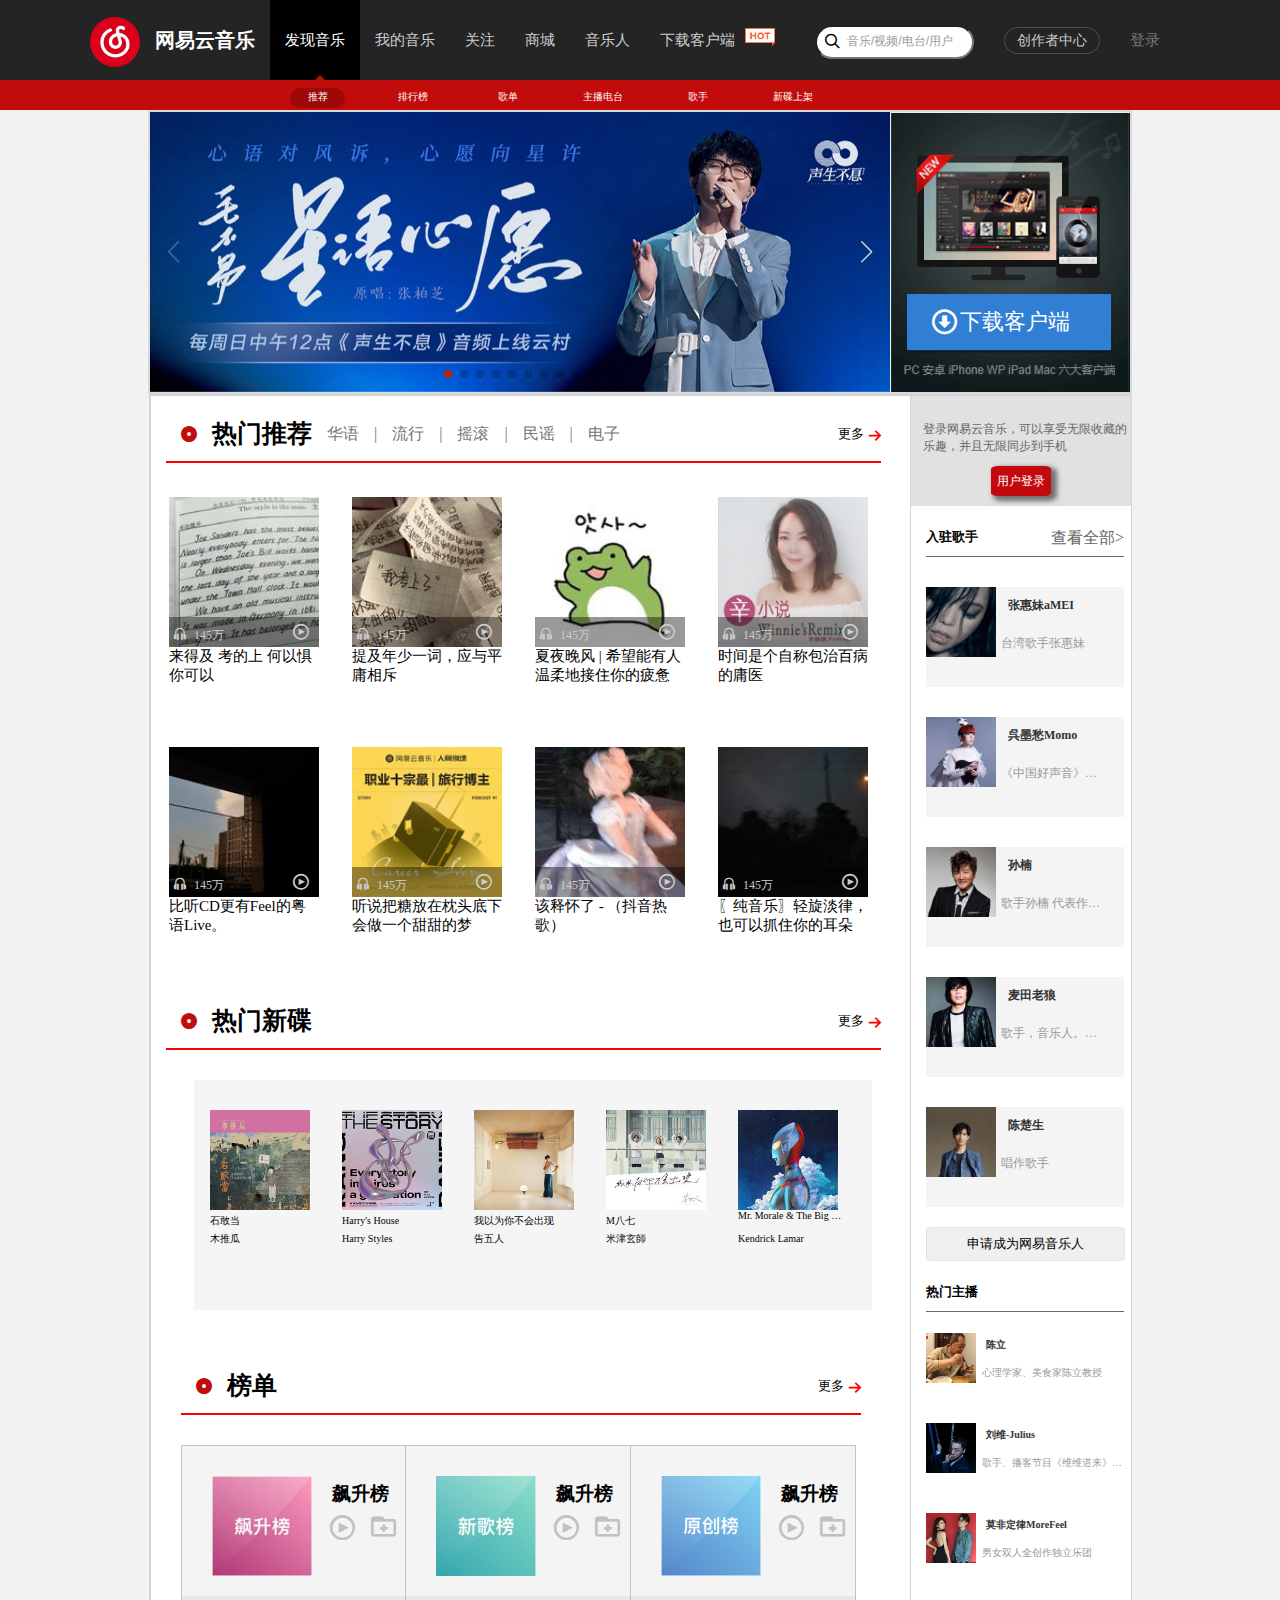
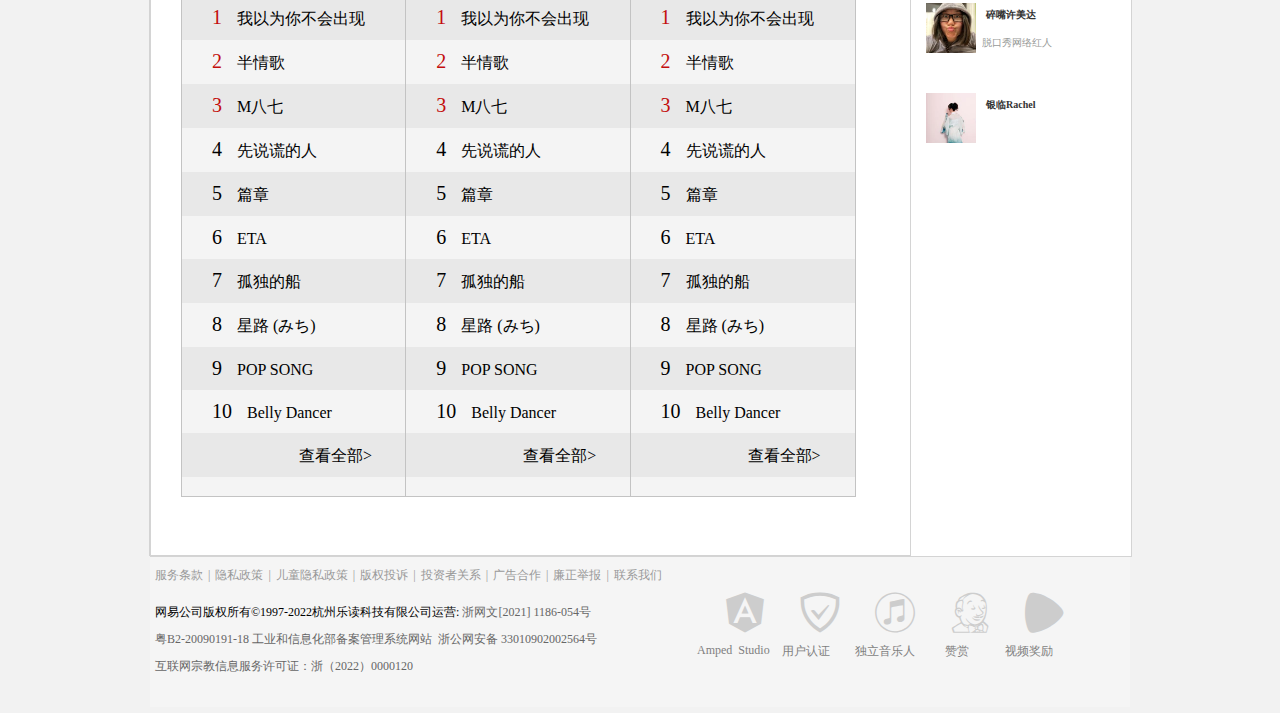
<file: index.html>
<!DOCTYPE html>
<html lang="en">
<head>
    <meta charset="UTF-8">
    <meta http-equiv="X-UA-Compatible" content="IE=edge">
    <meta name="viewport" content="width=device-width, initial-scale=1.0">
    <title>网易云音乐</title>
    <link rel="shortcut icon" href="./wyytubiao.ico">
    <link rel="stylesheet" href="./css/swiper-bundle.min.css">
    <link rel="stylesheet" href="./css/京东初始化代码.css">
    <link rel="stylesheet" href="./css/public.css">
    <link rel="stylesheet" href="./css/index.css">
    <script src="./js/swiper-bundle.min.js"></script>

</head>
<body>
  
    <!-- 1.头部 -->
    <div class="herder">
      <div class="herder_2">
          <ul>
              <li class="wyy"><img src="./images/wyytubiao.jpg" alt=""><a href="index.html"></a></li>
              <li><a href="index.html">网易云音乐</a></li>
              <li class="icon"><a href="index.html">发现音乐</a></li>
              <li class="icon"><a href="">我的音乐</a></li>
              <li class="icon"><a href="">关注</a></li>
              <li class="icon"><a href="">商城</a></li>
              <li class="icon"><a href="">音乐人</a></li>
              <li class="icon"><a href="">下载客户端</a>
              <em><img src="./images/hot.png" alt=""></em></li>
              <li>
              <i class="icon1"></i><input type="text" value="音乐/视频/电台/用户">
              </li>
              <li><a href="">创作者中心</a></li>
              <li><a href="">登录</a></li>
          </ul>
      </div>
      
      <div class="herder_3">
          <div class="herder_3_1">
            <ul>
              <i></i>
              <li><a href="index.html">推荐</a></li>
              <li><a href="index2.html">排行榜</a></li>
              <li><a href="SongSheet.html">歌单</a></li>
              <li><a href="anchor.html">主播电台</a></li>
              <li><a href="singer.html">歌手</a></li>
              <li><a href="NewDisc.html">新碟上架</a></li>
          </ul>
          </div>
      </div>
  </div>


    <!-- 2.轮播图 -->
    <div class="main banner ww">

        <!-- <div class="main_left">a</div> -->

            <!-- 轮播图 -->
        <div class="main_center">
              
        <div class="main_center_1">
             <!-- Swiper -->
           <div class="swiper mySwiper">
            <div class="swiper-wrapper">
              <div class="swiper-slide"><img src="./images/Slide-1.jpg" alt=""></div>
              <div class="swiper-slide"><img src="./images/Slide-2.jpg" alt=""></div>
              <div class="swiper-slide"><img src="./images/Slide-3.jpg" alt=""></div>
              <div class="swiper-slide"><img src="./images/Slide-4.jpg" alt=""></div>
              <div class="swiper-slide"><img src="./images/Slide-5.jpg" alt=""></div>
              <div class="swiper-slide"><img src="./images/Slide-6.jpg" alt=""></div>
              <div class="swiper-slide"><img src="./images/Slide-7.jpg" alt=""></div>
              <div class="swiper-slide"><img src="./images/Slide-8.jpg" alt=""></div>
              <div class="swiper-slide"><img src="./images/Slide-9.jpg" alt=""></div>
              <div class="swiper-slide"><img src="./images/Slide-10.jpg" alt=""></div>
            </div>
            <div class="swiper-button-next"></div>
            <div class="swiper-button-prev"></div>
            <div class="swiper-pagination"></div>
          </div>
        </div>

          <div class="main_center_2">
            <img src="./images/unnamed.png" alt="">
            <i>
              <em></em>
              <a href="">下载客户端</a>
            </i>
          </div>


        </div>


 

    </div>


    <!-- 3.主体内容 -->
    <div class="main_2">

        <!-- 中间 -->
        <div class="main_2_center main_20 ww">

          
            <div class="main_2_center_left">
             
              <div class="upper">
                <span></span>
                <h3>热门推荐</h3>
                <ul>
                  <li></li>
                  <li><a href="">华语</a>|</li>
                  <li><a href="">流行</a>|</li>
                  <li><a href="">摇滚</a>|</li>
                  <li><a href="">民谣</a>|</li>
                  <li><a href="">电子</a></li>
                </ul>        
                <em></em>
                <h5>更多</h5>
              </div>

              
              <div class="lower">

                <div class="aaa">
                  <div class="bbb">
                    <img src="./images/lower1.jpg" alt="">  
                    <i>
                      <i></i>
                      <span>145万</span>
                      <em></em>
                    </i>
                  </div>
                  <a href="">来得及 考的上 何以惧 你可以</a>
                </div>

                <div class="aaa">
                  <div class="bbb">
                    <img src="./images/lower2.jpg" alt="">  
                    <i>
                      <i></i>
                      <span>145万</span>
                      <em></em>
                    </i>
                  </div>
                  <a href="">提及年少一词，应与平庸相斥</a>
                </div>

                <div class="aaa">
                  <div class="bbb">
                    <img src="./images/lower3.jpg" alt="">  
                    <i>
                      <i></i>
                      <span>145万</span>
                      <em></em>
                    </i>
                  </div>
                  <a href="">夏夜晚风 | 希望能有人温柔地接住你的疲惫</a>
                </div>

                <div class="aaa">
                  <div class="bbb">
                    <img src="./images/lower4.jpg" alt="">  
                    <i>
                      <i></i>
                      <span>145万</span>
                      <em></em>
                    </i>
                  </div>
                  <a href="">时间是个自称包治百病的庸医</a>
                </div>

                <div class="aaa">
                  <div class="bbb">
                    <img src="./images/lower5.jpg" alt="">  
                    <i>
                      <i></i>
                      <span>145万</span>
                      <em></em>
                    </i>
                  </div>
                  <a href="">比听CD更有Feel的粤语Live。</a>
                </div>

                <div class="aaa">
                  <div class="bbb">
                    <img src="./images/lower6.jpg" alt="">  
                    <i>
                      <i></i>
                      <span>145万</span>
                      <em></em>
                    </i>
                  </div>
                  <a href="">听说把糖放在枕头底下会做一个甜甜的梦</a>
                </div>

                <div class="aaa">
                  <div class="bbb">
                    <img src="./images/lower7.jpg" alt="">  
                    <i>
                      <i></i>
                      <span>145万</span>
                      <em></em>
                    </i>
                  </div>
                  <a href="">该释怀了 - （抖音热歌）</a>
                </div>

                <div class="aaa">
                  <div class="bbb">
                    <img src="./images/lower8.jpg" alt="">  
                    <i>
                      <i></i>
                      <span>145万</span>
                      <em></em>
                    </i>
                  </div>
                  <a href="">〖纯音乐〗轻旋淡律，也可以抓住你的耳朵</a>
                </div>

              </div>

             
              <div class="con">

                <div class="upper">
                  <span></span>
                  <h3>热门新碟</h3>      
                  <em></em>
                  <h5>更多</h5>
                </div>

                <div class="con_1">

                  <div class="con_2">

                    <div class="con_a">
                      <div class="con_b">
                        <img src="./images/con1.jpg" alt=""> 
                        <i><em></em> </i>
                      </div>
                      <a href="">石敢当</a><br>
                      <a href="">木推瓜</a>
                    </div>

                    <div class="con_a">
                      <div class="con_b">
                        <img src="./images/con2.jpg" alt=""> 
                        <i><em></em> </i>
                      </div>
                      <a href="">Harry's House</a><br>
                      <a href="">Harry Styles</a>
                    </div>

                    <div class="con_a">
                      <div class="con_b">
                        <img src="./images/con3.jpg" alt=""> 
                        <i><em></em> </i>
                      </div>
                      <a href="">我以为你不会出现</a><br>
                      <a href="">告五人</a>
                    </div>

                    <div class="con_a">
                      <div class="con_b">
                        <img src="./images/con4.jpg" alt=""> 
                        <i><em></em> </i>
                      </div>
                      <a href="">M八七</a><br>
                      <a href="">米津玄師</a>
                    </div>

                    <div class="con_a">
                      <div class="con_b">
                        <img src="./images/con5.jpg" alt=""> 
                        <i><em></em> </i>
                      </div>
                      <span><a href="">Mr. Morale & The Big Steppers</a></span><br>
                      <a href="">Kendrick Lamar</a>
                    </div>

                  </div>

                </div>
                
                <!-- 按键 -->

              </div>
      
              
              <div class="con1">

                <div class="upper">
                  <span></span>
                  <h3>榜单</h3>      
                  <em></em>
                  <h5>更多</h5>
                </div>

                <div class="down">
                  
                  <div class="down_left">
                    <div class="top1">
                      <img src="./images/down1.png" alt="">
                      <h3>飙升榜</h3>
                      <span>
                        <em></em>
                        <i></i>
                      </span>
                    </div>
                    <div class="down1">
                    <ul>
                      <li>1<a href="">我以为你不会出现</a></li>
                      <li>2<a href="">半情歌</a></li>
                      <li>3<a href="">M八七</a></li>
                      <li>4<a href="">先说谎的人</a></li>
                      <li>5<a href="">篇章</a></li>
                      <li>6<a href="">ETA</a></li>
                      <li>7<a href="">孤独的船</a></li>
                      <li>8<a href="">星路 (みち)</a></li>
                      <li>9<a href="">POP SONG</a></li>
                      <li>10<a href="">Belly Dancer</a></li>
                      <li><a href="">查看全部></a></li>
                    </ul>
                   </div>
                  </div>

                  <div class="down_left">
                    <div class="top1">
                      <img src="./images/down2.png" alt="">
                      <h3>飙升榜</h3>
                      <span>
                        <em></em>
                        <i></i>
                      </span>
                    </div>
                    <div class="down1">
                    <ul>
                      <li>1<a href="">我以为你不会出现</a></li>
                      <li>2<a href="">半情歌</a></li>
                      <li>3<a href="">M八七</a></li>
                      <li>4<a href="">先说谎的人</a></li>
                      <li>5<a href="">篇章</a></li>
                      <li>6<a href="">ETA</a></li>
                      <li>7<a href="">孤独的船</a></li>
                      <li>8<a href="">星路 (みち)</a></li>
                      <li>9<a href="">POP SONG</a></li>
                      <li>10<a href="">Belly Dancer</a></li>
                      <li><a href="">查看全部></a></li>
                    </ul>
                   </div>
                  </div>

                  <div class="down_left down_center">
                    <div class="top1">
                      <img src="./images/down3.png" alt="">
                      <h3>飙升榜</h3>
                      <span>
                        <em></em>
                        <i></i>
                      </span>
                    </div>
                    <div class="down1">
                    <ul>
                      <li>1<a href="">我以为你不会出现</a></li>
                      <li>2<a href="">半情歌</a></li>
                      <li>3<a href="">M八七</a></li>
                      <li>4<a href="">先说谎的人</a></li>
                      <li>5<a href="">篇章</a></li>
                      <li>6<a href="">ETA</a></li>
                      <li>7<a href="">孤独的船</a></li>
                      <li>8<a href="">星路 (みち)</a></li>
                      <li>9<a href="">POP SONG</a></li>
                      <li>10<a href="">Belly Dancer</a></li>
                      <li><a href="">查看全部></a></li>
                    </ul>
                   </div>
                  </div>

                </div>

              </div>



            </div>

            <!-- 登录 -->
   <div class="main_2_center_right">

              
       <div class="login—a">
          <h5>登录网易云音乐，可以享受无限收藏的乐趣，并且无限同步到手机</h5>
          <!-- <input type="button" value="用户登录"> -->

          <div class="login-header"><a id="link" ><button>用户登录</button></a></div>

          <div id="login" class="login">

            <div id="title" class="login-title">登录
              <span><a id="closeBtn" href="javascript:void(0);" class="close-login">关闭</a></span>
          </div>

          <div class="login-input-content">

            <div class="login-input">
                <label>用户名：</label>
                <input type="text" placeholder="请输入用户名" name="info[username]" id="username" class="list-input">
            </div>
            
            <div class="login-input">
                <label>登录密码：</label>
                <img src="images/close.png" alt="" id="eye">
                <input type="password" placeholder="请输入登录密码" name="info[password]" id="password" class="list-input">
            </div>

        </div>

        <div id="loginBtn" class="login-button"><a href="javascript:void(0);" id="login-button-submit">账号登录</a></div>
     </div>


        <!-- 遮盖层 -->
        <div id="bg" class="login-bg"></div>



       </div>

             <div class="login_down">

               <div class="down_a">
                 <h5>入驻歌手</h5>
                 <a href="">查看全部></a>
               </div>

               <div class="down_b">

                 <div class="down_b_1">
                   <img src="./images/login_b1.jpg" alt="">
                   <h3>张惠妹aMEI</h3>
                   <span>台湾歌手张惠妹</span>
                 </div>
                 
                 <div class="down_b_1">
                   <img src="./images/login_b2.jpg" alt="">
                   <h3>呉墨愁Momo</h3>
                   <span>《中国好声音》选手吴莫愁</span>
                 </div>

                 <div class="down_b_1">
                   <img src="./images/login_b3.jpg" alt="">
                   <h3>孙楠</h3>
                   <span>歌手孙楠 代表作《你快回来》《燃烧》</span>
                 </div>

                 <div class="down_b_1">
                   <img src="./images/login_b4.jpg" alt="">
                   <h3>麦田老狼</h3>
                   <span>歌手，音乐人。代表作《同桌的你》等。</span>
                 </div>

                 <div class="down_b_1">
                   <img src="./images/login_b5.jpg" alt="">
                   <h3>陈楚生</h3>
                   <span>唱作歌手</span>
                 </div>

                 <input type="button" value="申请成为网易音乐人">

               </div> 


               <div class="down_a">
                 <h5>热门主播</h5>
               </div>

               <div class="down_b">

                 <div class="down_b_2">
                   <img src="./images/down_b_2_1.jpg" alt="">
                   <h5>陈立</h5>
                   <span>心理学家、美食家陈立教授</span>
                 </div>

                 <div class="down_b_2">
                   <img src="./images/down_b_2_2.jpg" alt="">
                   <h5>刘维-Julius</h5>
                   <span>歌手、播客节目《维维道来》主理人</span>
                 </div>

                 <div class="down_b_2">
                   <img src="./images/down_b_2_3.jpg" alt="">
                   <h5>莫非定律MoreFeel</h5>
                   <span>男女双人全创作独立乐团</span>
                 </div>

                 <div class="down_b_2">
                   <img src="./images/down_b_2_4.jpg" alt="">
                   <h5>碎嘴许美达</h5>
                   <span>脱口秀网络红人</span>
                 </div>

                 <div class="down_b_2">
                   <img src="./images/down_b_2_5.jpg" alt="">
                   <h5>银临Rachel</h5>
                   <span></span>
                 </div>

               </div>
             </div>


  
   </div>
           


        </div>

        <!-- TOP按钮 -->
        <div class="slider-bar">
          <span class="goBack"><em></em>TOP</span>
      </div>


     </div>




    <!-- 4.页尾 -->
   <div class="footer">

    <div class="footer_left"></div>

    <div class="footer_center">

      <div class="footer_center_a">
      <ul>
        <li><a href="">服务条款</a>|</li>
        <li><a href="">隐私政策</a>|</li>
        <li><a href="">儿童隐私政策</a>|</li>
        <li><a href="">版权投诉</a>|</li>
        <li><a href="">投资者关系</a>|</li>
        <li><a href="">广告合作</a>|</li>
        <li><a href="">廉正举报</a>|</li>
        <li><a href="">联系我们</a></li>
      </ul>

      <div class="footer_center_2">
        <span>网易公司版权所有©1997-2022杭州乐读科技有限公司运营:&nbsp;<a href="">浙网文[2021] 1186-054号</a><br></span>
        <span><a href="">粤B2-20090191-18  工业和信息化部备案管理系统网站&nbsp;&nbsp;</a><a href="">浙公网安备 33010902002564号</a></span>
        <span><a href="">互联网宗教信息服务许可证：浙（2022）0000120</a></span>
     </div>
      
    </div>

     <div class="footer_center_b">
        <ol>
        <em></em>
        <em></em>
        <em></em>
        <em></em>
        <em></em>
      </ol>

      <div class="hhhhh">
        <span>Amped&nbsp;Studio</span>
        <span>用户认证</span>
        <span>独立音乐人</span>
        <span>赞赏</span>
        <span>视频奖励</span>
      </div>
      
     </div>


    </div>

      

    <div class="footer_right"></div>

  </div>


    <script src="js/index.js"></script>
    <script>
        var swiper = new Swiper(".mySwiper", {
          spaceBetween: 30,
          centeredSlides: true,
          autoplay: {
            delay: 2500,
            disableOnInteraction: false,
          },
          pagination: {
            el: ".swiper-pagination",
            clickable: true,
          },
          navigation: {
            nextEl: ".swiper-button-next",
            prevEl: ".swiper-button-prev",
          },
        });
</script>

</body>

</html>
</file>
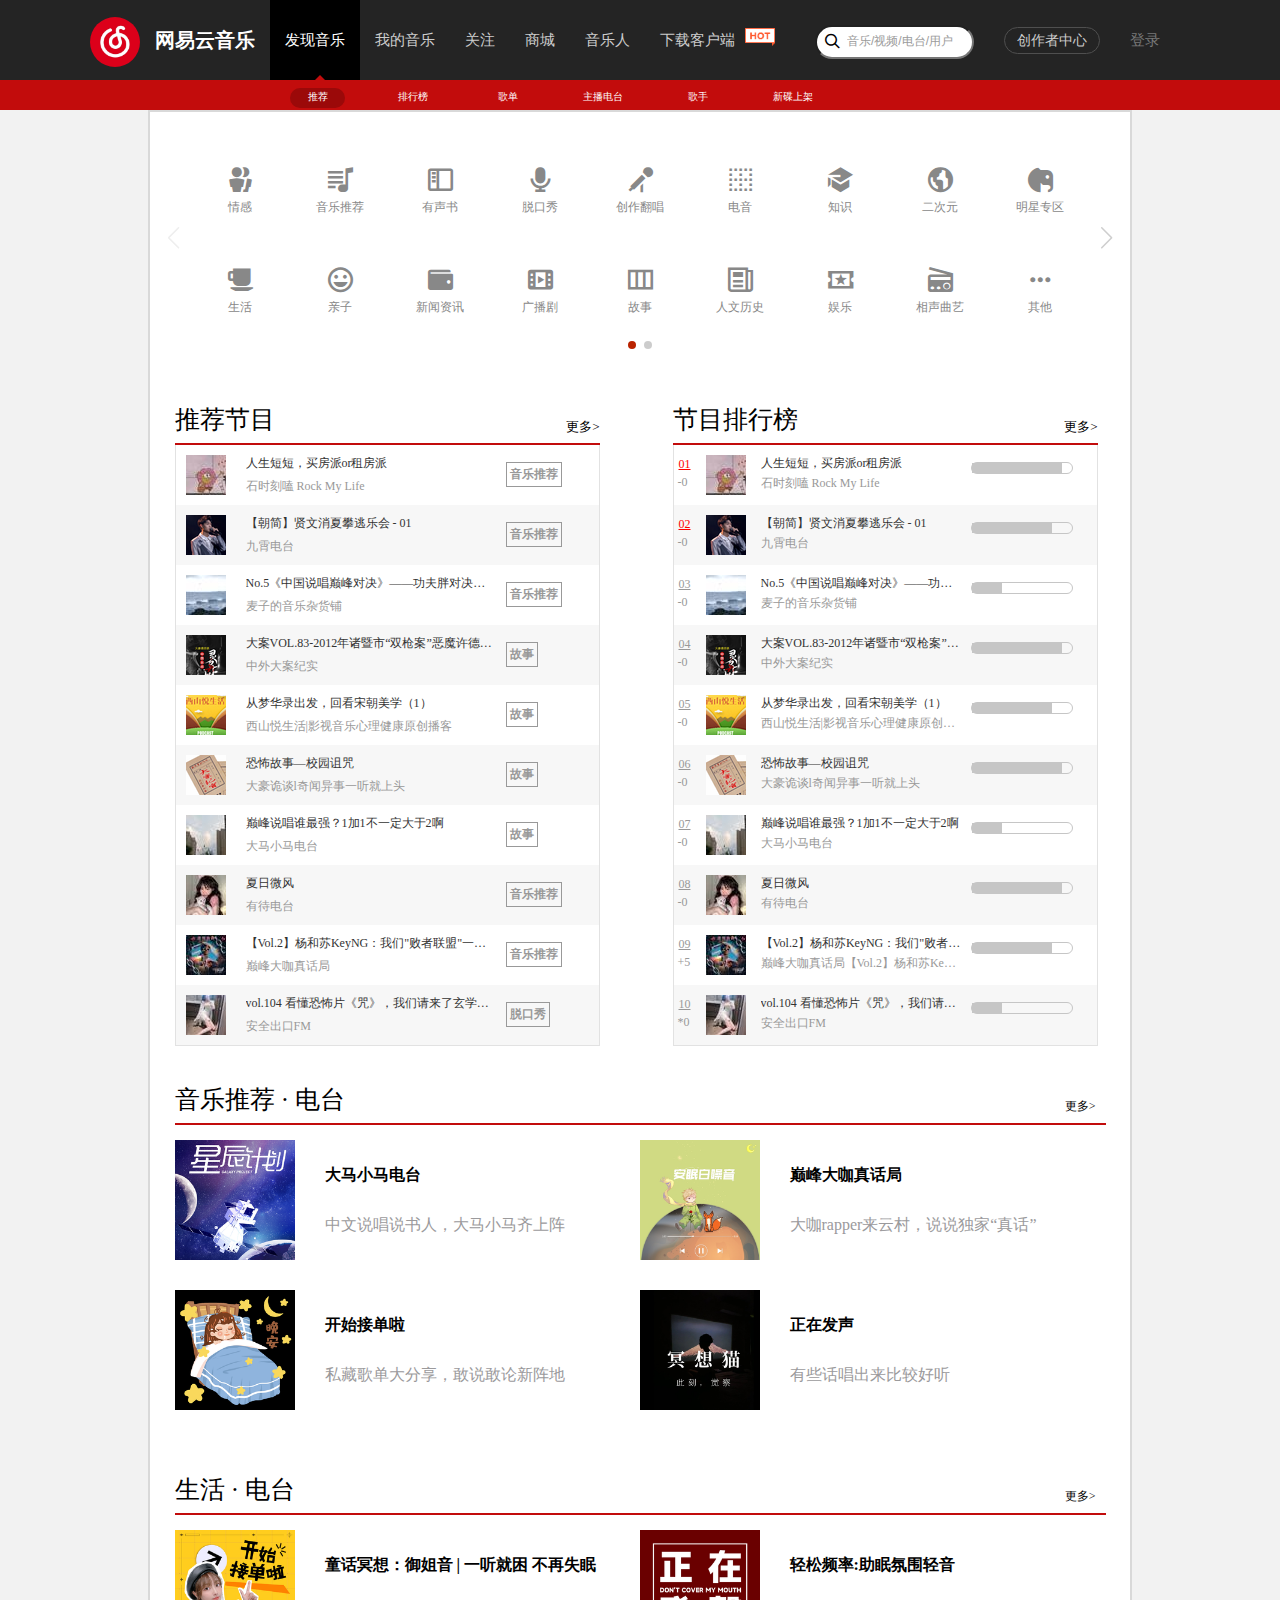
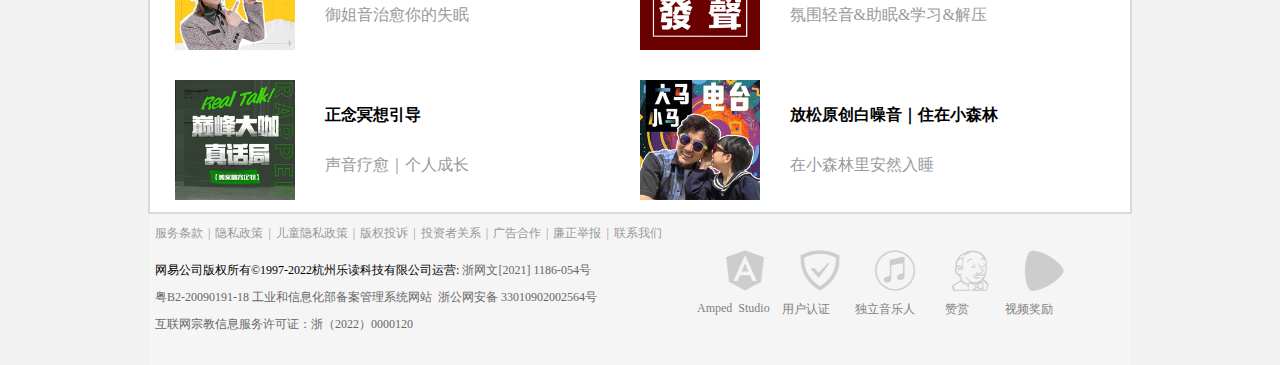
<file: anchor.html>
<!DOCTYPE html>
<html lang="en">
<head>
    <meta charset="UTF-8">
    <meta http-equiv="X-UA-Compatible" content="IE=edge">
    <meta name="viewport" content="width=device-width, initial-scale=1.0">
    <title>主播电台 -  网易云音乐</title>
    <link rel="shortcut icon" href="./wyytubiao.ico">
    <link rel="stylesheet" href="./css/swiper-bundle.min.css">
    <link rel="stylesheet" href="./css/京东初始化代码.css">
    <link rel="stylesheet" href="./css/public.css">
    <link rel="stylesheet" href="./css/anchor.css">
    <script src="./js/vue.js"></script>

</head>
<body>
  
    <!-- 1.头部 -->
    <div class="herder">
      <div class="herder_2">
          <ul>
              <li class="wyy"><img src="./images/wyytubiao.jpg" alt=""><a href="index.html"></a></li>
              <li><a href="index.html">网易云音乐</a></li>
              <li class="icon"><a href="index.html">发现音乐</a></li>
              <li class="icon"><a href="">我的音乐</a></li>
              <li class="icon"><a href="">关注</a></li>
              <li class="icon"><a href="">商城</a></li>
              <li class="icon"><a href="">音乐人</a></li>
              <li class="icon"><a href="">下载客户端</a>
              <em><img src="./images/hot.png" alt=""></em></li>
              <li>
              <i class="icon1"></i><input type="text" value="音乐/视频/电台/用户">
              </li>
              <li><a href="">创作者中心</a></li>
              <li><a href="">登录</a></li>
          </ul>
      </div>
      
      <div class="herder_3">
          <div class="herder_3_1">
            <ul>
              <i></i>
              <li><a href="index.html">推荐</a></li>
              <li><a href="index2.html">排行榜</a></li>
              <li><a href="SongSheet.html">歌单</a></li>
              <li><a href="anchor.html">主播电台</a></li>
              <li><a href="singer.html">歌手</a></li>
              <li><a href="NewDisc.html">新碟上架</a></li>
          </ul>
          </div>
      </div>
  </div>


    <!-- 2.主体 -->
    <div class="main w">

    <!-- 2.1 主体头部 -->
      <div class="main-head">

         <!-- Swiper start-->
        <div class="swiper mySwiper">
          <div class="swiper-wrapper">

            <div class="swiper-slide">
           
              <div class="swiper-ioon">

              <ul>

                <li>
                  <em></em>
                  <strong>情感</strong>
                </li>

                <li>
                  <em></em>
                  <strong>音乐推荐</strong>
                </li>

                <li>
                  <em></em>
                  <strong>有声书</strong>
                </li>

                <li>
                  <em></em>
                  <strong>脱口秀</strong>
                </li>

                <li>
                  <em></em>
                  <strong>创作翻唱</strong>
                </li>

                <li>
                  <em></em>
                  <strong>电音</strong>
                </li>

                <li>
                  <em></em>
                  <strong>知识</strong>
                </li>

                <li>
                  <em></em>
                  <strong>二次元</strong>
                </li>

                <li>
                  <em></em>
                  <strong>明星专区</strong>
                </li>

              </ul>


              <ul>

                <li>
                  <em></em>
                  <strong>生活</strong>
                </li>

                <li>
                  <em></em>
                  <strong>亲子</strong>
                </li>

                <li>
                  <em></em>
                  <strong>新闻资讯</strong>
                </li>

                <li>
                  <em></em>
                  <strong>广播剧</strong>
                </li>

                <li>
                  <em></em>
                  <strong>故事</strong>
                </li>

                <li>
                  <em></em>
                  <strong>人文历史</strong>
                </li>

                <li>
                  <em></em>
                  <strong>娱乐</strong>
                </li>

                <li>
                  <em></em>
                  <strong>相声曲艺</strong>
                </li>

                <li>
                  <em></em>
                  <strong>其他</strong>
                </li>

              </ul>

            </div>

            </div>

            <div class="swiper-slide">

              <div class="swiper-ioon">
                <ul>
                <li>
                  <em></em>
                  <strong>文学出版</strong>
                </li>

                <li>
                  <em></em>
                  <strong>常见问题</strong>
                </li>

                <li>
                  <em></em>
                  <strong>我要做主播</strong>
                </li>
                </ul>
             </div>

            </div>

          </div>
          <div class="swiper-button-next"></div>
          <div class="swiper-button-prev"></div>
          <div class="swiper-pagination"></div>
        </div>
       <!-- Swiper end -->

      </div>



    <!-- 2.2 主体中间 -->
      <div class="main-content">

          <div class="main-content1">

            <div class="content1-1">

              <dd>
                <h3>推荐节目</h3>
                <strong>更多></strong>
              </dd>

              <div class="tjjm">
                <ul>

                  <li>
                    <img src="./images/tjjm (1).jpg" alt="">
                    <em></em>
                    <a href="">人生短短，买房派or租房派</a>
                    <b>石时刻嗑 Rock My Life</b>
                    <strong>音乐推荐</strong>
                  </li>

                  <li>
                    <img src="./images/tjjm (2).jpg" alt="">
                    <em></em>
                    <a href="">【朝简】贤文消夏攀逃乐会 - 01</a>
                    <b>九霄电台</b>
                    <strong>音乐推荐</strong>
                  </li>

                  <li>
                    <img src="./images/tjjm (3).jpg" alt="">
                    <em></em>
                    <a href="">No.5《中国说唱巅峰对决》——功夫胖对决派克特，像宣言也像遗言</a>
                    <b>麦子的音乐杂货铺</b>
                    <strong>音乐推荐</strong>
                  </li>

                  <li>
                    <img src="./images/tjjm (4).jpg" alt="">
                    <em></em>
                    <a href="">大案VOL.83-2012年诸暨市“双枪案”恶魔许德勇落网伏法（01）</a>
                    <b>中外大案纪实</b>
                    <strong>故事</strong>
                  </li>

                  <li>
                    <img src="./images/tjjm (5).jpg" alt="">
                    <em></em>
                    <a href="">从梦华录出发，回看宋朝美学（1）</a>
                    <b>西山悦生活|影视音乐心理健康原创播客</b>
                    <strong>故事</strong>
                  </li>

                  <li>
                    <img src="./images/tjjm (6).jpg" alt="">
                    <em></em>
                    <a href="">恐怖故事—校园诅咒</a>
                    <b>大豪诡谈l奇闻异事一听就上头</b>
                    <strong>故事</strong>
                  </li>

                  <li>
                    <img src="./images/tjjm (7).jpg" alt="">
                    <em></em>
                    <a href="">巅峰说唱谁最强？1加1不一定大于2啊</a>
                    <b>大马小马电台</b>
                    <strong>故事</strong>
                  </li>

                  <li>
                    <img src="./images/tjjm (8).jpg" alt="">
                    <em></em>
                    <a href="">夏日微风</a>
                    <b>有待电台</b>
                    <strong>音乐推荐</strong>
                  </li>

                  <li>
                    <img src="./images/tjjm (9).jpg" alt="">
                    <em></em>
                    <a href="">【Vol.2】杨和苏KeyNG：我们"败者联盟"一把狠到底！</a>
                    <b>巅峰大咖真话局</b>
                    <strong>音乐推荐</strong>
                  </li>

                  <li>
                    <img src="./images/tjjm (10).jpg" alt="">
                    <em></em>
                    <a href="">vol.104 看懂恐怖片《咒》，我们请来了玄学专家和泰国老司机！</a>
                    <b>安全出口FM</b>
                    <strong>脱口秀</strong>
                  </li>

                </ul>
              </div>

            </div>

            <div class="content1-2">
              <dd>
                <h3>节目排行榜</h3>
                <strong>更多></strong>
              </dd>

              <div class="tjjm1">
                <ul>

                  <li>
                    <u>01</u>
                    <label>-0</label>
                    <img src="./images/tjjm (1).jpg" alt="">
                    <em></em>
                    <a href="">人生短短，买房派or租房派</a>
                    <b>石时刻嗑 Rock My Life</b>
                    <strong><u></u></strong>
                  </li>

                  <li>
                    <u>02</u>
                    <label>-0</label>
                    <img src="./images/tjjm (2).jpg" alt="">
                    <em></em>
                    <a href="">【朝简】贤文消夏攀逃乐会 - 01</a>
                    <b>九霄电台</b>
                    <strong><sub></sub></strong>
                  </li>

                  <li>
                    <u>03</u>
                    <label>-0</label>
                    <img src="./images/tjjm (3).jpg" alt="">
                    <em></em>
                    <a href="">No.5《中国说唱巅峰对决》——功夫胖对决派克特，像宣言也像遗言</a>
                    <b>麦子的音乐杂货铺</b>
                    <strong><sup></sup></strong>
                  </li>

                  <li>
                    <u>04</u>
                    <label>-0</label>
                    <img src="./images/tjjm (4).jpg" alt="">
                    <em></em>
                    <a href="">大案VOL.83-2012年诸暨市“双枪案”恶魔许德勇落网伏法（01）</a>
                    <b>中外大案纪实</b>
                    <strong><u></u></strong>
                  </li>

                  <li>
                    <u>05</u>
                    <label>-0</label>
                    <img src="./images/tjjm (5).jpg" alt="">
                    <em></em>
                    <a href="">从梦华录出发，回看宋朝美学（1）</a>
                    <b>西山悦生活|影视音乐心理健康原创播客</b>
                    <strong><sub></sub></strong>
                  </li>

                  <li>
                    <u>06</u>
                    <label>-0</label>
                    <img src="./images/tjjm (6).jpg" alt="">
                    <em></em>
                    <a href="">恐怖故事—校园诅咒</a>
                    <b>大豪诡谈l奇闻异事一听就上头</b>
                    <strong><u></u></strong>
                  </li>

                  <li>
                    <u>07</u>
                    <label>-0</label>
                    <img src="./images/tjjm (7).jpg" alt="">
                    <em></em>
                    <a href="">巅峰说唱谁最强？1加1不一定大于2啊</a>
                    <b>大马小马电台</b>
                    <strong><sup></sup></strong>
                  </li>

                  <li>
                    <u>08</u>
                    <label>-0</label>
                    <img src="./images/tjjm (8).jpg" alt="">
                    <em></em>
                    <a href="">夏日微风</a>
                    <b>有待电台</b>
                    <strong><u></u></strong>
                  </li>

                  <li>
                    <u>09</u>
                    <label>+5</label>
                    <img src="./images/tjjm (9).jpg" alt="">
                    <em></em>
                    <a href="">【Vol.2】杨和苏KeyNG：我们"败者联盟"一把狠到底！</a>
                    <b>巅峰大咖真话局【Vol.2】杨和苏KeyNG：我们"败者联盟"一把狠到底！</b>
                    <strong><sub></sub></strong>
                  </li>

                  <li>
                    <u>10</u>
                    <label>*0</label>
                    <img src="./images/tjjm (10).jpg" alt="">
                    <em></em>
                    <a href="">vol.104 看懂恐怖片《咒》，我们请来了玄学专家和泰国老司机！</a>
                    <b>安全出口FM</b>
                    <strong><sup></sup></strong>
                  </li>

                </ul>
              </div>
            </div>

          </div>

          <div class="main-content2">

            <dd>
              <h3>音乐推荐&nbsp;·&nbsp;电台</h3>
              <strong>更多></strong>
            </dd>

            <div class="yytj">
              <ul>

                <li>
                  <img src="./images/yydt (1).jpg" alt="">
                  <h4>大马小马电台</h4>
                  <span>中文说唱说书人，大马小马齐上阵</span>
                </li>

                <li>
                  <img src="./images/yydt (2).jpg" alt="">
                  <h4>巅峰大咖真话局</h4>
                  <span>大咖rapper来云村，说说独家“真话”</span>
                </li>

                <li>
                  <img src="./images/yydt (3).jpg" alt="">
                  <h4>开始接单啦</h4>
                  <span>私藏歌单大分享，敢说敢论新阵地</span>
                </li>

                <li>
                  <img src="./images/yydt (4).jpg" alt="">
                  <h4>正在发声</h4>
                  <span>有些话唱出来比较好听</span>
                </li>

              </ul>
            </div>

          </div>

          <div class="main-content3">
            <dd>
              <h3>生活&nbsp;·&nbsp;电台</h3>
              <strong>更多></strong>
            </dd>

            <div class="yytj">
              <ul>

                <li>
                  <img src="./images/yydt (5).jpg" alt="">
                  <h4>童话冥想：御姐音 | 一听就困 不再失眠</h4>
                  <span>御姐音治愈你的失眠</span>
                </li>

                <li>
                  <img src="./images/yydt (6).jpg" alt="">
                  <h4>轻松频率:助眠氛围轻音</h4>
                  <span>氛围轻音&助眠&学习&解压</span>
                </li>

                <li>
                  <img src="./images/yydt (7).jpg" alt="">
                  <h4>正念冥想引导</h4>
                  <span>声音疗愈｜个人成长</span>
                </li>

                <li>
                  <img src="./images/yydt (8).jpg" alt="">
                  <h4>放松原创白噪音｜住在小森林</h4>
                  <span>在小森林里安然入睡</span>
                </li>

              </ul>
            </div>
          </div>

      </div>





</div>



   <!-- 3.页尾 -->
   <div class="footer">

    <div class="footer_left"></div>

    <div class="footer_center">

      <div class="footer_center_a">
      <ul>
        <li><a href="">服务条款</a>|</li>
        <li><a href="">隐私政策</a>|</li>
        <li><a href="">儿童隐私政策</a>|</li>
        <li><a href="">版权投诉</a>|</li>
        <li><a href="">投资者关系</a>|</li>
        <li><a href="">广告合作</a>|</li>
        <li><a href="">廉正举报</a>|</li>
        <li><a href="">联系我们</a></li>
      </ul>

      <div class="footer_center_2">
        <span>网易公司版权所有©1997-2022杭州乐读科技有限公司运营:&nbsp;<a href="">浙网文[2021] 1186-054号</a><br></span>
        <span><a href="">粤B2-20090191-18  工业和信息化部备案管理系统网站&nbsp;&nbsp;</a><a href="">浙公网安备 33010902002564号</a></span>
        <span><a href="">互联网宗教信息服务许可证：浙（2022）0000120</a></span>
     </div>
      
    </div>

     <div class="footer_center_b">
        <ol>
        <em></em>
        <em></em>
        <em></em>
        <em></em>
        <em></em>
      </ol>

      <div class="hhhhh">
        <span>Amped&nbsp;Studio</span>
        <span>用户认证</span>
        <span>独立音乐人</span>
        <span>赞赏</span>
        <span>视频奖励</span>
      </div>
      
     </div>


    </div>

      

    <div class="footer_right"></div>

  </div>

    <!-- Swiper JS -->
    <script src="./js/swiper-bundle.min.js"></script>
      
   <!-- Initialize Swiper -->
   <script>
        var swiper = new Swiper(".mySwiper", {
        slidesPerView: 1,
        spaceBetween: 30,
        keyboard: {
          enabled: true,
        },
        pagination: {
          el: ".swiper-pagination",
          clickable: true,
        },
        navigation: {
          nextEl: ".swiper-button-next",
          prevEl: ".swiper-button-prev",
        },
      });
  </script>

</body>
</html>
</file>
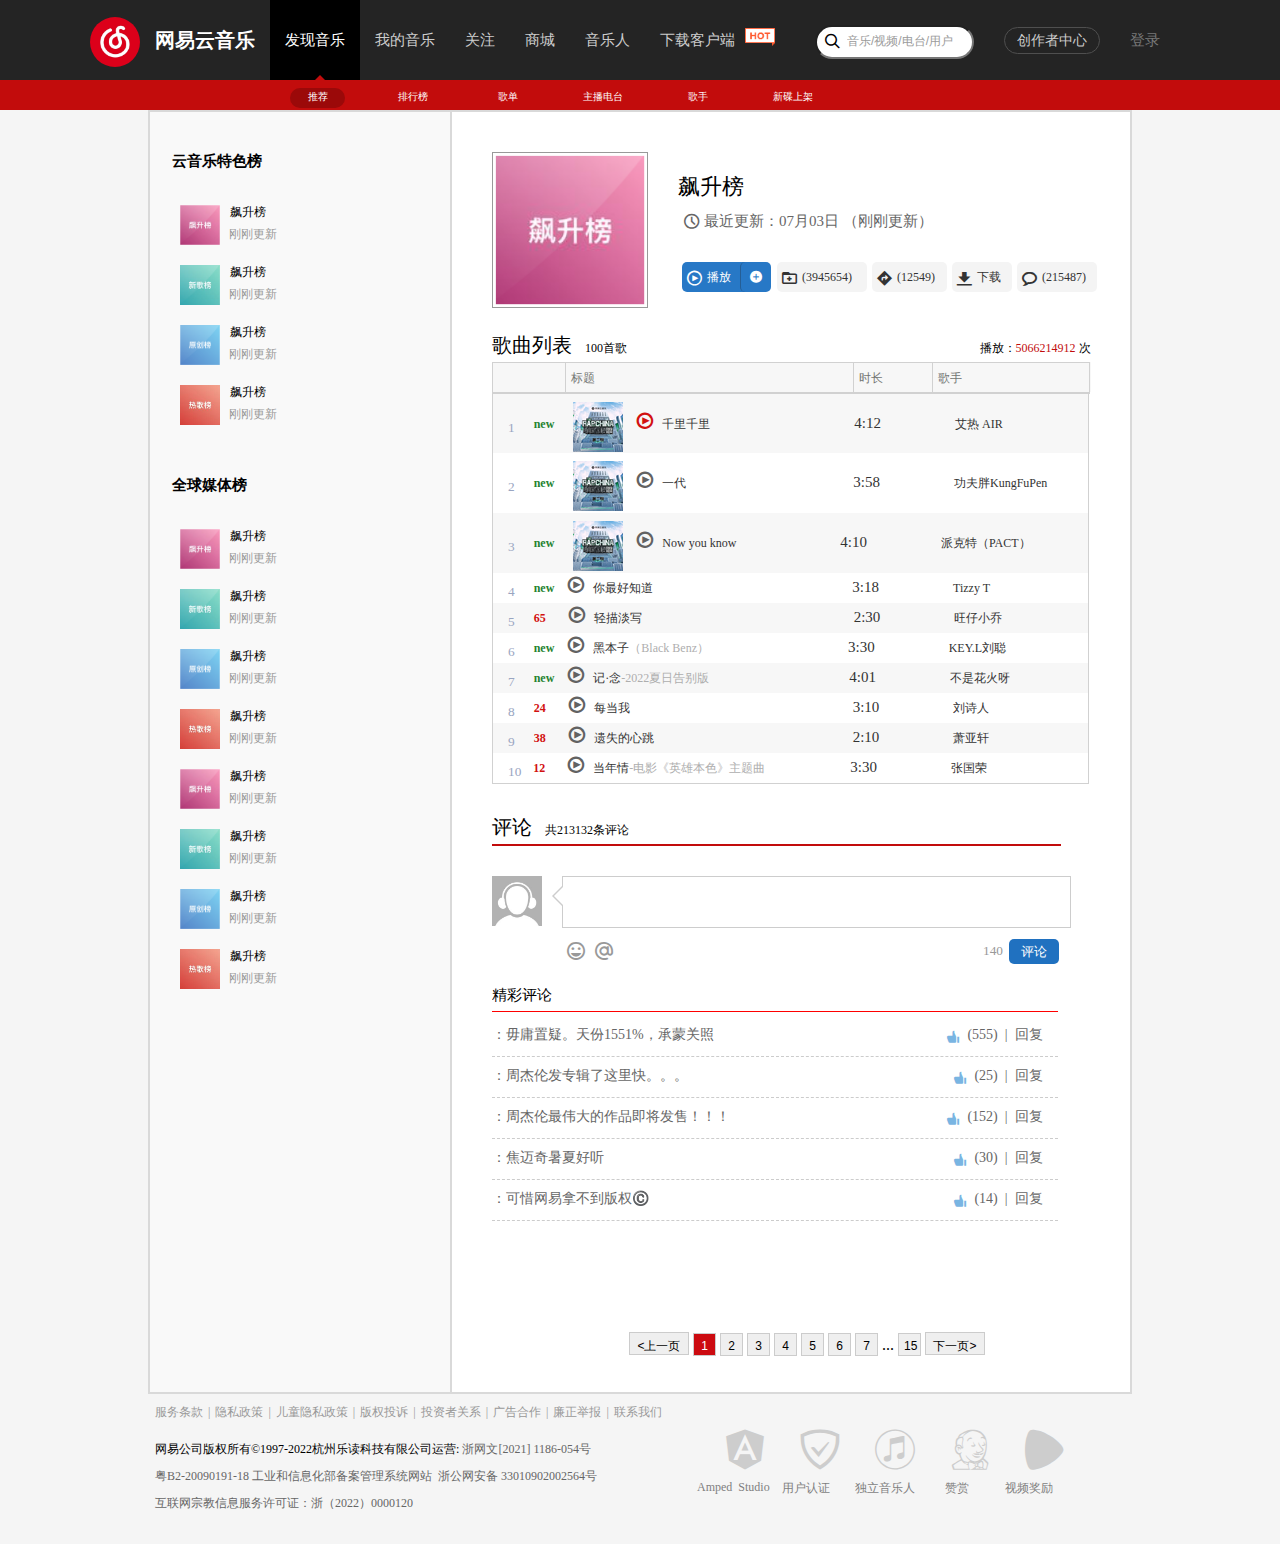
<file: index2.html>
<!DOCTYPE html>
<html lang="en">
<head>
    <meta charset="UTF-8">
    <meta http-equiv="X-UA-Compatible" content="IE=edge">
    <meta name="viewport" content="width=device-width, initial-scale=1.0">
    <title>飙升榜  -  排行榜  -  网易云音乐</title>
    <link rel="shortcut icon" href="./wyytubiao.ico">
    <link rel="stylesheet" href="./css/swiper-bundle.min.css">
    <link rel="stylesheet" href="./css/京东初始化代码.css">
    <link rel="stylesheet" href="./css/public.css">
    <link rel="stylesheet" href="./css/index2.css">
    <script src="./js/vue.js"></script>

</head>
<body>
  
    <!-- 1.头部 -->
    <div class="herder">
      <div class="herder_2">
          <ul>
              <li class="wyy"><img src="./images/wyytubiao.jpg" alt=""><a href="index.html"></a></li>
              <li><a href="index.html">网易云音乐</a></li>
              <li class="icon"><a href="index.html">发现音乐</a></li>
              <li class="icon"><a href="">我的音乐</a></li>
              <li class="icon"><a href="">关注</a></li>
              <li class="icon"><a href="">商城</a></li>
              <li class="icon"><a href="">音乐人</a></li>
              <li class="icon"><a href="">下载客户端</a>
              <em><img src="./images/hot.png" alt=""></em></li>
              <li>
              <i class="icon1"></i><input type="text" value="音乐/视频/电台/用户">
              </li>
              <li><a href="">创作者中心</a></li>
              <li><a href="">登录</a></li>
          </ul>
      </div>
      
      <div class="herder_3">
          <div class="herder_3_1">
            <ul>
              <i></i>
              <li><a href="index.html">推荐</a></li>
              <li><a href="index2.html">排行榜</a></li>
              <li><a href="SongSheet.html">歌单</a></li>
              <li><a href="anchor.html">主播电台</a></li>
              <li><a href="singer.html">歌手</a></li>
              <li><a href="NewDisc.html">新碟上架</a></li>
          </ul>
          </div>
      </div>
  </div>



    <!-- 2.主体内容 -->
    <main class="main w">

       <div class="main_middle">

    <!-- 2-1.主体内容左边 -->
        <div class="middle_a">
          <h5>云音乐特色榜</h5>
          <ul>
            
            <li>
              <img src="./images/down1.png" alt="">
              <a href="">飙升榜</a>
              <p>刚刚更新</p>
            </li>

            <li>
              <img src="./images/down2.png" alt="">
              <a href="">飙升榜</a>
              <p>刚刚更新</p>
            </li>

            <li>
              <img src="./images/down3.png" alt="">
              <a href="">飙升榜</a>
              <p>刚刚更新</p>
            </li>

            <li>
              <img src="./images/down4.png" alt="">
              <a href="">飙升榜</a>
              <p>刚刚更新</p>
            </li>

          </ul>

          <h5>全球媒体榜</h5>
          <ul>
            
            <li>
              <img src="./images/down1.png" alt="">
              <a href="">飙升榜</a>
              <p>刚刚更新</p>
            </li>

            <li>
              <img src="./images/down2.png" alt="">
              <a href="">飙升榜</a>
              <p>刚刚更新</p>
            </li>

            <li>
              <img src="./images/down3.png" alt="">
              <a href="">飙升榜</a>
              <p>刚刚更新</p>
            </li>

            <li>
              <img src="./images/down4.png" alt="">
              <a href="">飙升榜</a>
              <p>刚刚更新</p>
            </li>

            <li>
              <img src="./images/down1.png" alt="">
              <a href="">飙升榜</a>
              <p>刚刚更新</p>
            </li>

            <li>
              <img src="./images/down2.png" alt="">
              <a href="">飙升榜</a>
              <p>刚刚更新</p>
            </li>

            <li>
              <img src="./images/down3.png" alt="">
              <a href="">飙升榜</a>
              <p>刚刚更新</p>
            </li>

            <li>
              <img src="./images/down4.png" alt="">
              <a href="">飙升榜</a>
              <p>刚刚更新</p>
            </li>
          </ul> 
        </div>

    <!-- 2-2.主体内容右边 -->
    <div class="middle_b">
          <div class="middle_b1">
          <span><img src="./images/down1.png" alt=""></span>
          <h5>飙升榜</h5>
          <em></em><p>最近更新：07月03日 （刚刚更新）</p>

          <ul>
          <li><i></i><a>播放</a><span></span></li>
          <li><i></i><a>(3945654)</a></li>
          <li><i></i><a>(12549)</a></li>
          <li><i></i><a>下载</a></li>
          <li><i></i><a>(215487)</a></li>
          </ul>
        </div>

        <div class="middle_b2">
          <div class="middle_b2_1">
            <h5>歌曲列表</h5>
            <span>100首歌</span>
            <p>播放：<em>5066214912</em>次</p>
          </div>

          <div class="middle_b2_2">
            <ol></ol>
            <ol><a>标题</a></ol>
            <ol><a>时长</a></ol>
            <ol><a>歌手</a></ol>
          </div>

          <div class="middle_b2_3">
          <ul>
            <li>
              <sub>1</sub>
              <b>new</b>
              <img src="./images/phb1.jpg" alt="">
              <strong></strong>
              <a href="" class="qlql">千里千里</a>
              <u>4:12</u>
              <em class="geshou">艾热 AIR</em>
            </li>

            <li>
              <sub>2</sub>
              <b>new</b>
              <img src="./images/phb1.jpg" alt="">
              <strong></strong>
              <a href="" class="qlql">一代</a>
              <u>3:58</u>
              <em class="geshou">功夫胖KungFuPen</em>
            </li>

            <li>
              <sub>3</sub>
              <b>new</b>
              <img src="./images/phb1.jpg" alt="">
              <strong></strong>
              <a href="" class="qlql">Now you know</a>
              <u>4:10</u>
              <em class="geshou">派克特（PACT）</em>
            </li>

            <li>
              <sub>4</sub>
              <b>new</b>
              <strong></strong>
              <a href="" class="qlql">你最好知道</a>
              <u>3:18</u>
              <em class="geshou">Tizzy T</em>
            </li>

            <li>
              <sub>5</sub>
              <b class="b1">65&nbsp;&nbsp;&nbsp;</b>
              <strong></strong>
              <a href="" class="qlql">轻描淡写</a>
              <u>2:30</u>
              <em class="geshou">旺仔小乔</em>
            </li>

            <li>
              <sub>6</sub>
              <b>new</b>
              <strong></strong>
              <a href="" class="qlql">黑本子<label>（Black Benz）</label></a>
              <u>3:30</u>
              <em class="geshou">KEY.L刘聪</em>
            </li>

            <li>
              <sub>7</sub>
              <b>new</b>
              <strong></strong>
              <a href="" class="qlql">记·念<label>-2022夏日告别版</label></a>
              <u>4:01</u>
              <em class="geshou">不是花火呀</em>
            </li>

            <li>
              <sub>8</sub>
              <b class="b1">24&nbsp;&nbsp;&nbsp;</b>
              <strong></strong>
              <a href="" class="qlql">每当我</a>
              <u>3:10</u>
              <em class="geshou">刘诗人</em>
            </li>

            <li>
              <sub>9</sub>
              <b class="b1">38&nbsp;&nbsp;&nbsp;</b>
              <strong></strong>
              <a href="" class="qlql">遗失的心跳</a>
              <u>2:10</u>
              <em class="geshou">萧亚轩</em>
            </li>

            <li>
              <sub>10</sub>
              <b class="b1">12&nbsp;&nbsp;&nbsp;</b>
              <strong></strong>
              <a href="" class="qlql">当年情<label>-电影《英雄本色》主题曲</label></a>
              <u>3:30</u>
              <em class="geshou">张国荣</em>
            </li>
          </ul>
        </div>
        
        <div class="middle_b2_4">

          <dl>
            <h5>评论</h5>
          <span>共213132条评论</span>
          </dl>

          <div class="textarea_p">
            <img src="./images/login.jpg" alt="">
            <i></i>
    <div class="textarea">
      <textarea name="" id="textarea" class="textarea1"></textarea>
    </div>
          </div>

          <div class="input1" id="add">
            <span @click="flag=!flag"></span>
            <div v-if="flag" class="bqb textarea_a">
              <div name="" id="" class="textarea2">
                <strong></strong>
                <strong></strong>
                <strong></strong>
                <strong></strong>
                <strong></strong>
                <strong></strong>
                <strong></strong>
                <strong></strong>
                <strong></strong>              
                <strong></strong>
                <strong></strong>
                <strong></strong>
                <strong></strong>
                <strong></strong>
                <strong></strong>
                <strong></strong>
                <strong></strong>
              </div>
            </div>
            <b id="aite"></b>
            <sub>140</sub>
            <input type="button" value="评论" id="btn">  
            </div>
          
            <div class="liuyan">
              <h5>精彩评论</h5>
              <ul class="ul1">
                <li>：毋庸置疑。天份1551%，承蒙关照<strong>&nbsp;(555)&nbsp;&nbsp;|&nbsp;&nbsp;回复</strong><em></em></li>
                <li>：周杰伦发专辑了这里快。。。<strong>&nbsp;(25)&nbsp;&nbsp;|&nbsp;&nbsp;回复</strong><em></em></li>
                <li>：周杰伦最伟大的作品即将发售！！！<strong>&nbsp;(152)&nbsp;&nbsp;|&nbsp;&nbsp;回复</strong><em></em></li>
                <li>：焦迈奇暑夏好听<strong>&nbsp;(30)&nbsp;&nbsp;|&nbsp;&nbsp;回复</strong><em></em></li>
                <li>：可惜网易拿不到版权©️<strong>&nbsp;(14)&nbsp;&nbsp;|&nbsp;&nbsp;回复</strong><em></em></li>

            </ul>
            </div>
        </div>
          <!-- 底部按钮 -->
          <div class="btns">
            <button><上一页</button>
            <button class="btns1">1</button>
            <button>2</button>
            <button>3</button>
            <button>4</button>
            <button>5</button>
            <button>6</button>
            <button>7</button>
            <span>...</span>
            <button>15</button>
            <button>下一页></button>
          </div> 
        </div>
      </div>
       
      <script>
        var vm= new Vue({
          el:'#add',
          data:{
            flag:false,
          },
          methods: {
          },
        })
      </script>
      
      </div>

    </main>
   <!-- 3.页尾 -->
   <div class="footer">

    <div class="footer_left"></div>

    <div class="footer_center">

      <div class="footer_center_a">
      <ul>
        <li><a href="">服务条款</a>|</li>
        <li><a href="">隐私政策</a>|</li>
        <li><a href="">儿童隐私政策</a>|</li>
        <li><a href="">版权投诉</a>|</li>
        <li><a href="">投资者关系</a>|</li>
        <li><a href="">广告合作</a>|</li>
        <li><a href="">廉正举报</a>|</li>
        <li><a href="">联系我们</a></li>
      </ul>

      <div class="footer_center_2">
        <span>网易公司版权所有©1997-2022杭州乐读科技有限公司运营:&nbsp;<a href="">浙网文[2021] 1186-054号</a><br></span>
        <span><a href="">粤B2-20090191-18  工业和信息化部备案管理系统网站&nbsp;&nbsp;</a><a href="">浙公网安备 33010902002564号</a></span>
        <span><a href="">互联网宗教信息服务许可证：浙（2022）0000120</a></span>
     </div>
      
    </div>

     <div class="footer_center_b">
        <ol>
        <em></em>
        <em></em>
        <em></em>
        <em></em>
        <em></em>
      </ol>

      <div class="hhhhh">
        <span>Amped&nbsp;Studio</span>
        <span>用户认证</span>
        <span>独立音乐人</span>
        <span>赞赏</span>
        <span>视频奖励</span>
      </div>
      
     </div>


    </div>

      

    <div class="footer_right"></div>

  </div>

    <script src="./js/index2.js"></script>

</body>


</html>
</file>
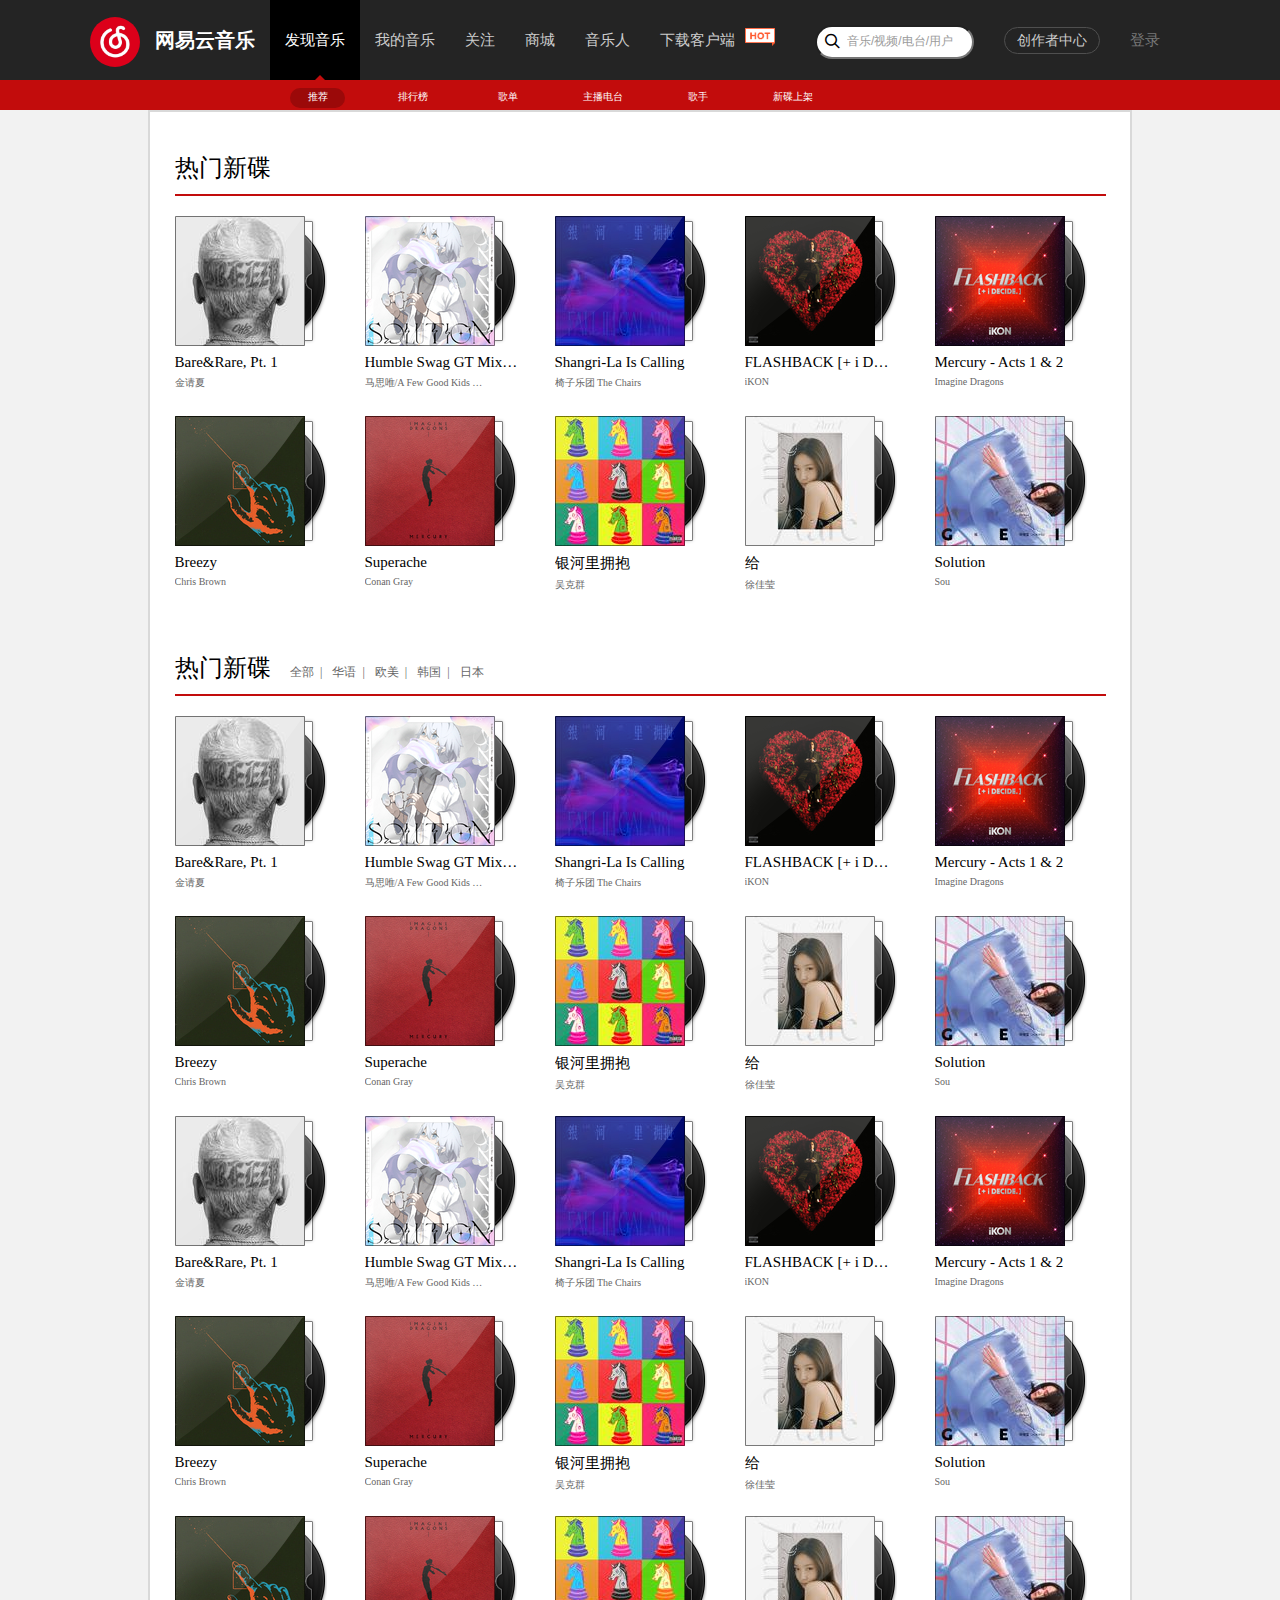
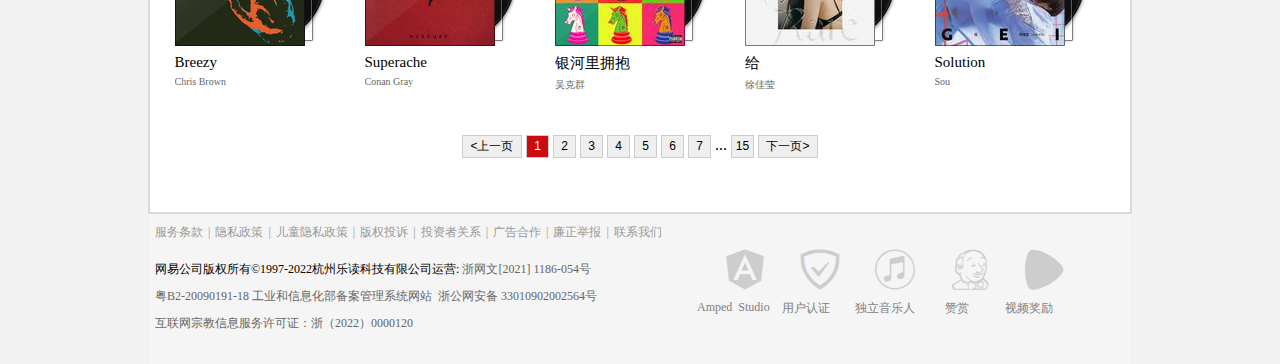
<file: NewDisc.html>
<!DOCTYPE html>
<html lang="en">
<head>
    <meta charset="UTF-8">
    <meta http-equiv="X-UA-Compatible" content="IE=edge">
    <meta name="viewport" content="width=device-width, initial-scale=1.0">
    <title>新碟上架 -  网易云音乐</title>
    <link rel="shortcut icon" href="./wyytubiao.ico">
    <link rel="stylesheet" href="./css/swiper-bundle.min.css">
    <link rel="stylesheet" href="./css/京东初始化代码.css">
    <link rel="stylesheet" href="./css/public.css">
    <link rel="stylesheet" href="./css/NewDisc.css">
    <script src="./js/vue.js"></script>
    <style>
          span{
              display: inline-block!important;
          }
          .jlt{
              position: absolute;
              width: 152px;
              height: 130px;
              background: url(images/jlt.png) no-repeat 0px -845px;
          }
  </style>
</head>
<body>
  
    <!-- 1.头部 -->
    <div class="herder">
      <div class="herder_2">
          <ul>
              <li class="wyy"><img src="./images/wyytubiao.jpg" alt=""><a href="index.html"></a></li>
              <li><a href="index.html">网易云音乐</a></li>
              <li class="icon"><a href="index.html">发现音乐</a></li>
              <li class="icon"><a href="">我的音乐</a></li>
              <li class="icon"><a href="">关注</a></li>
              <li class="icon"><a href="">商城</a></li>
              <li class="icon"><a href="">音乐人</a></li>
              <li class="icon"><a href="">下载客户端</a>
              <em><img src="./images/hot.png" alt=""></em></li>
              <li>
              <i class="icon1"></i><input type="text" value="音乐/视频/电台/用户">
              </li>
              <li><a href="">创作者中心</a></li>
              <li><a href="">登录</a></li>
          </ul>
      </div>
      
      <div class="herder_3">
          <div class="herder_3_1">
            <ul>
              <i></i>
              <li><a href="index.html">推荐</a></li>
              <li><a href="index2.html">排行榜</a></li>
              <li><a href="SongSheet.html">歌单</a></li>
              <li><a href="anchor.html">主播电台</a></li>
              <li><a href="singer.html">歌手</a></li>
              <li><a href="NewDisc.html">新碟上架</a></li>
          </ul>
          </div>
      </div>
  </div>

    <!-- 2.主体 -->
    <div class="main w">

      <!-- 2.1 主体头部 -->
        <div class="main-top">

        <h2>热门新碟</h2>

        <ul>

          <li>
           <span class="jlt"></span>
           <em></em>
            <img src="./images/rmxd (2).jpg" alt="">
            <p>Bare&Rare, Pt. 1</p>
            <sub>金请夏</sub>
          </li>
          
          <li>
            <span class="jlt"></span>
            <em></em>
             <img src="./images/rmxd (1).jpg" alt="">
             <p>Humble Swag GT Mixtape</p>
             <sub>马思唯/A Few Good Kids Records</sub>
           </li>
           
          <li>
            <span class="jlt"></span>
            <em></em>
             <img src="./images/rmxd (3).jpg" alt="">
             <p>Shangri-La Is Calling</p>
             <sub>椅子乐团 The Chairs</sub>
           </li>
           
          <li>
            <span class="jlt"></span>
            <em></em>
             <img src="./images/rmxd (4).jpg" alt="">
             <p>FLASHBACK [+ i DECIDE]</p>
             <sub>iKON</sub>
           </li>
           
          <li>
            <span class="jlt"></span>
            <em></em>
             <img src="./images/rmxd (5).jpg" alt="">
             <p>Mercury - Acts 1 & 2</p>
             <sub>Imagine Dragons</sub>
           </li>

           <li>
            <span class="jlt"></span>
            <em></em>
             <img src="./images/rmxd (6).jpg" alt="">
             <p>Breezy</p>
             <sub>Chris Brown</sub>
           </li>
           
           <li>
             <span class="jlt"></span>
             <em></em>
              <img src="./images/rmxd (7).jpg" alt="">
              <p>Superache</p>
              <sub>Conan Gray</sub>
            </li>
            
           <li>
             <span class="jlt"></span>
             <em></em>
              <img src="./images/rmxd (8).jpg" alt="">
              <p>银河里拥抱</p>
              <sub>吴克群</sub>
            </li>
            
           <li>
             <span class="jlt"></span>
             <em></em>
              <img src="./images/rmxd (9).jpg" alt="">
              <p>给</p>
              <sub>徐佳莹</sub>
            </li>
            
           <li>
             <span class="jlt"></span>
             <em></em>
              <img src="./images/rmxd (10).jpg" alt="">
              <p>Solution</p>
              <sub>Sou</sub>
            </li>


        </ul>

      </div>



      <!-- 2.2 主体中间 -->
      <div class="main-top main-bottom">

        <h2>热门新碟</h2>
          <ol>
            <li>全部&nbsp;&nbsp;|</li>
            <li>华语&nbsp;&nbsp;|</li>
            <li>欧美&nbsp;&nbsp;|</li>
            <li>韩国&nbsp;&nbsp;|</li>
            <li>日本</li>
          </ol>

          <ul>

          <li>
          <span class="jlt"></span>
          <em></em>
            <img src="./images/rmxd (2).jpg" alt="">
            <p>Bare&Rare, Pt. 1</p>
            <sub>金请夏</sub>
          </li>
          
          <li>
            <span class="jlt"></span>
            <em></em>
            <img src="./images/rmxd (1).jpg" alt="">
            <p>Humble Swag GT Mixtape</p>
            <sub>马思唯/A Few Good Kids Records</sub>
          </li>
          
          <li>
            <span class="jlt"></span>
            <em></em>
            <img src="./images/rmxd (3).jpg" alt="">
            <p>Shangri-La Is Calling</p>
            <sub>椅子乐团 The Chairs</sub>
          </li>
          
          <li>
            <span class="jlt"></span>
            <em></em>
            <img src="./images/rmxd (4).jpg" alt="">
            <p>FLASHBACK [+ i DECIDE]</p>
            <sub>iKON</sub>
          </li>
          
          <li>
            <span class="jlt"></span>
            <em></em>
            <img src="./images/rmxd (5).jpg" alt="">
            <p>Mercury - Acts 1 & 2</p>
            <sub>Imagine Dragons</sub>
          </li>

          <li>
            <span class="jlt"></span>
            <em></em>
            <img src="./images/rmxd (6).jpg" alt="">
            <p>Breezy</p>
            <sub>Chris Brown</sub>
          </li>
          
          <li>
            <span class="jlt"></span>
            <em></em>
              <img src="./images/rmxd (7).jpg" alt="">
              <p>Superache</p>
              <sub>Conan Gray</sub>
            </li>
            
          <li>
            <span class="jlt"></span>
            <em></em>
              <img src="./images/rmxd (8).jpg" alt="">
              <p>银河里拥抱</p>
              <sub>吴克群</sub>
            </li>
            
          <li>
            <span class="jlt"></span>
            <em></em>
              <img src="./images/rmxd (9).jpg" alt="">
              <p>给</p>
              <sub>徐佳莹</sub>
            </li>
            
          <li>
            <span class="jlt"></span>
            <em></em>
              <img src="./images/rmxd (10).jpg" alt="">
              <p>Solution</p>
              <sub>Sou</sub>
            </li>



            <li>
              <span class="jlt"></span>
              <em></em>
              <img src="./images/rmxd (2).jpg" alt="">
              <p>Bare&Rare, Pt. 1</p>
              <sub>金请夏</sub>
            </li>
            
            <li>
              <span class="jlt"></span>
              <em></em>
                <img src="./images/rmxd (1).jpg" alt="">
                <p>Humble Swag GT Mixtape</p>
                <sub>马思唯/A Few Good Kids Records</sub>
              </li>
              
            <li>
              <span class="jlt"></span>
              <em></em>
                <img src="./images/rmxd (3).jpg" alt="">
                <p>Shangri-La Is Calling</p>
                <sub>椅子乐团 The Chairs</sub>
              </li>
              
            <li>
              <span class="jlt"></span>
              <em></em>
                <img src="./images/rmxd (4).jpg" alt="">
                <p>FLASHBACK [+ i DECIDE]</p>
                <sub>iKON</sub>
              </li>
              
            <li>
              <span class="jlt"></span>
              <em></em>
                <img src="./images/rmxd (5).jpg" alt="">
                <p>Mercury - Acts 1 & 2</p>
                <sub>Imagine Dragons</sub>
              </li>
    
              <li>
              <span class="jlt"></span>
              <em></em>
                <img src="./images/rmxd (6).jpg" alt="">
                <p>Breezy</p>
                <sub>Chris Brown</sub>
              </li>
              
              <li>
                <span class="jlt"></span>
                <em></em>
                <img src="./images/rmxd (7).jpg" alt="">
                <p>Superache</p>
                <sub>Conan Gray</sub>
              </li>
              
              <li>
                <span class="jlt"></span>
                <em></em>
                <img src="./images/rmxd (8).jpg" alt="">
                <p>银河里拥抱</p>
                <sub>吴克群</sub>
              </li>
              
              <li>
                <span class="jlt"></span>
                <em></em>
                <img src="./images/rmxd (9).jpg" alt="">
                <p>给</p>
                <sub>徐佳莹</sub>
              </li>
              
              <li>
                <span class="jlt"></span>
                <em></em>
                <img src="./images/rmxd (10).jpg" alt="">
                <p>Solution</p>
                <sub>Sou</sub>
              </li>

              <li>
                <span class="jlt"></span>
                <em></em>
                <img src="./images/rmxd (6).jpg" alt="">
                <p>Breezy</p>
                <sub>Chris Brown</sub>
              </li>
              
              <li>
                <span class="jlt"></span>
                <em></em>
                  <img src="./images/rmxd (7).jpg" alt="">
                  <p>Superache</p>
                  <sub>Conan Gray</sub>
                </li>
                
              <li>
                <span class="jlt"></span>
                <em></em>
                  <img src="./images/rmxd (8).jpg" alt="">
                  <p>银河里拥抱</p>
                  <sub>吴克群</sub>
                </li>
                
              <li>
                <span class="jlt"></span>
                <em></em>
                  <img src="./images/rmxd (9).jpg" alt="">
                  <p>给</p>
                  <sub>徐佳莹</sub>
                </li>
                
              <li>
                <span class="jlt"></span>
                <em></em>
                  <img src="./images/rmxd (10).jpg" alt="">
                  <p>Solution</p>
                  <sub>Sou</sub>
                </li>

          </ul>

          <!-- 底部按钮 -->
          <div class="btns">
            <button><上一页</button>
            <button class="btns1">1</button>
            <button>2</button>
            <button>3</button>
            <button>4</button>
            <button>5</button>
            <button>6</button>
            <button>7</button>
            <span>...</span>
            <button>15</button>
            <button>下一页></button>
          </div>            

      </div>

    </div>



   <!-- 3.页尾 -->
   <div class="footer">

    <div class="footer_left"></div>

    <div class="footer_center">

      <div class="footer_center_a">
      <ul>
        <li><a href="">服务条款</a>|</li>
        <li><a href="">隐私政策</a>|</li>
        <li><a href="">儿童隐私政策</a>|</li>
        <li><a href="">版权投诉</a>|</li>
        <li><a href="">投资者关系</a>|</li>
        <li><a href="">广告合作</a>|</li>
        <li><a href="">廉正举报</a>|</li>
        <li><a href="">联系我们</a></li>
      </ul>

      <div class="footer_center_2">
        <span>网易公司版权所有©1997-2022杭州乐读科技有限公司运营:&nbsp;<a href="">浙网文[2021] 1186-054号</a><br></span>
        <span><a href="">粤B2-20090191-18  工业和信息化部备案管理系统网站&nbsp;&nbsp;</a><a href="">浙公网安备 33010902002564号</a></span>
        <span><a href="">互联网宗教信息服务许可证：浙（2022）0000120</a></span>
     </div>
      
    </div>

     <div class="footer_center_b">
        <ol>
        <em></em>
        <em></em>
        <em></em>
        <em></em>
        <em></em>
      </ol>

      <div class="hhhhh">
        <span>Amped&nbsp;Studio</span>
        <span>用户认证</span>
        <span>独立音乐人</span>
        <span>赞赏</span>
        <span>视频奖励</span>
      </div>
      
     </div>


    </div>

      

    <div class="footer_right"></div>

  </div>

  <script src="./js/public.js"></script>
</body>
</html>
</file>
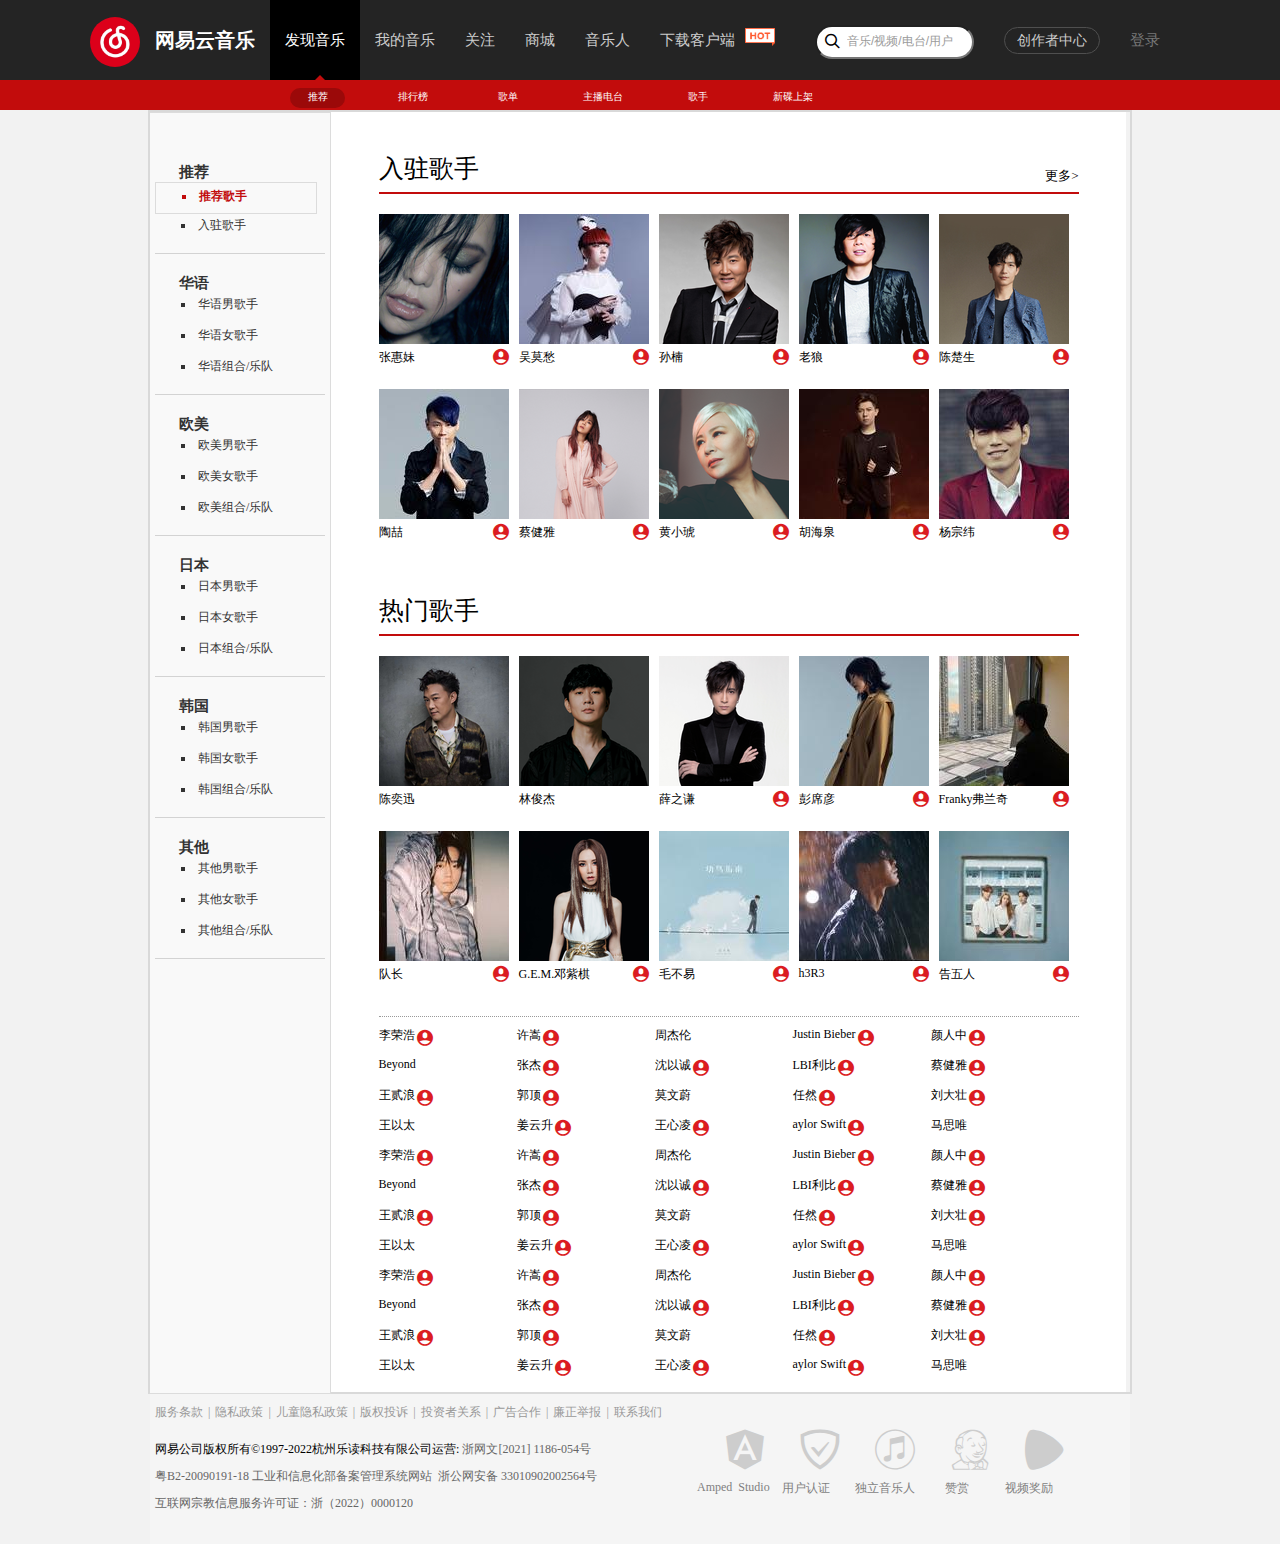
<file: singer.html>
<!DOCTYPE html>
<html lang="en">
<head>
    <meta charset="UTF-8">
    <meta http-equiv="X-UA-Compatible" content="IE=edge">
    <meta name="viewport" content="width=device-width, initial-scale=1.0">
    <title>主播电台 -  网易云音乐</title>
    <link rel="shortcut icon" href="./wyytubiao.ico">
    <link rel="stylesheet" href="./css/swiper-bundle.min.css">
    <link rel="stylesheet" href="./css/京东初始化代码.css">
    <link rel="stylesheet" href="./css/public.css">
    <link rel="stylesheet" href="./css/singer.css">
    <script src="./js/vue.js"></script>

</head>
<body>
  
    <!-- 1.头部 -->
    <div class="herder">
      <div class="herder_2">
          <ul>
              <li class="wyy"><img src="./images/wyytubiao.jpg" alt=""><a href="index.html"></a></li>
              <li><a href="index.html">网易云音乐</a></li>
              <li class="icon"><a href="index.html">发现音乐</a></li>
              <li class="icon"><a href="">我的音乐</a></li>
              <li class="icon"><a href="">关注</a></li>
              <li class="icon"><a href="">商城</a></li>
              <li class="icon"><a href="">音乐人</a></li>
              <li class="icon"><a href="">下载客户端</a>
              <em><img src="./images/hot.png" alt=""></em></li>
              <li>
              <i class="icon1"></i><input type="text" value="音乐/视频/电台/用户">
              </li>
              <li><a href="">创作者中心</a></li>
              <li><a href="">登录</a></li>
          </ul>
      </div>
      
      <div class="herder_3">
          <div class="herder_3_1">
            <ul>
              <i></i>
              <li><a href="index.html">推荐</a></li>
              <li><a href="index2.html">排行榜</a></li>
              <li><a href="SongSheet.html">歌单</a></li>
              <li><a href="anchor.html">主播电台</a></li>
              <li><a href="singer.html">歌手</a></li>
              <li><a href="NewDisc.html">新碟上架</a></li>
          </ul>
          </div>
      </div>
  </div>

    <!-- 2.主体 -->
    <div class="main w">
        <!-- 2.1 主体左边 -->
        <div class="main-left">
          <ol>
            <h3>推荐</h3>
            <strong><li>推荐歌手</li></strong>
            <li>入驻歌手</li>
          </ol>

          <ol>
            <h3>华语</h3>
            <li>华语男歌手</li>
            <li>华语女歌手</li>
            <li>华语组合/乐队</li>
          </ol>

          <ol>
            <h3>欧美</h3>
            <li>欧美男歌手</li>
            <li>欧美女歌手</li>
            <li>欧美组合/乐队</li>
          </ol>

          <ol>
            <h3>日本</h3>
            <li>日本男歌手</li>
            <li>日本女歌手</li>
            <li>日本组合/乐队</li>
          </ol>

          <ol>
            <h3>韩国</h3>
            <li>韩国男歌手</li>
            <li>韩国女歌手</li>
            <li>韩国组合/乐队</li>
          </ol>

          <ol>
            <h3>其他</h3>
            <li>其他男歌手</li>
            <li>其他女歌手</li>
            <li>其他组合/乐队</li>
          </ol>

        </div>

        <!-- 2.1 主体右边 -->
        <div class="main-right">

          <div class="main-right-1">
          
            <dd>
              <h3>入驻歌手</h3>
              <strong>更多></strong>
            </dd>

            <div class="rzgs">
              <ul>

                <li>
                  <img src="./images/zhm.jpg" alt="">
                  <p>
                    <a href="">张惠妹</a>
                    <span></span>
                  </p>
                </li>

                <li>
                  <img src="./images/wmc.jpg" alt="">
                  <p>
                    <a href="">吴莫愁</a>
                    <span></span>
                  </p>
                </li>

                <li>
                  <img src="./images/sn.jpg" alt="">
                  <p>
                    <a href="">孙楠</a>
                    <span></span>
                  </p>
                </li>

                <li>
                  <img src="./images/ll.jpg" alt="">
                  <p>
                    <a href="">老狼</a>
                    <span></span>
                  </p>
                </li>

                <li>
                  <img src="./images/ccs.jpg" alt="">
                  <p>
                    <a href="">陈楚生</a>
                    <span></span>
                  </p>
                </li>


                <li>
                  <img src="./images/tj.jpg" alt="">
                  <p>
                    <a href="">陶喆</a>
                    <span></span>
                  </p>
                </li>

                <li>
                  <img src="./images/cjy.jpg" alt="">
                  <p>
                    <a href="">蔡健雅</a>
                    <span></span>
                  </p>
                </li>

                <li>
                  <img src="./images/hxh.jpg" alt="">
                  <p>
                    <a href="">黄小琥</a>
                    <span></span>
                  </p>
                </li>

                <li>
                  <img src="./images/hhq.jpg" alt="">
                  <p>
                    <a href="">胡海泉</a>
                    <span></span>
                  </p>
                </li>

                <li>
                  <img src="./images/yzw.jpg" alt="">
                  <p>
                    <a href="">杨宗纬</a>
                    <span></span>
                  </p>
                </li>

              </ul>
            </div>

            <dd>
              <h3>热门歌手</h3>
            </dd>

            <div class="rzgs">
              <ul>

                <li>
                  <img src="./images/cyx.jpg" alt="">
                  <p>
                    <a href="">陈奕迅</a>
                  </p>
                </li>

                <li>
                  <img src="./images/ljj.jpg" alt="">
                  <p>
                    <a href="">林俊杰</a>
                  </p>
                </li>

                <li>
                  <img src="./images/xzq.jpg" alt="">
                  <p>
                    <a href="">薛之谦</a>
                    <span></span>
                  </p>
                </li>

                <li>
                  <img src="./images/pxy.jpg" alt="">
                  <p>
                    <a href="">彭席彦</a>
                    <span></span>
                  </p>
                </li>

                <li>
                  <img src="./images/flq.jpg" alt="">
                  <p>
                    <a href="">Franky弗兰奇</a>
                    <span></span>
                  </p>
                </li>


                <li>
                  <img src="./images/dz.jpg" alt="">
                  <p>
                    <a href="">队长</a>
                    <span></span>
                  </p>
                </li>

                <li>
                  <img src="./images/dzq.jpg" alt="">
                  <p>
                    <a href="">G.E.M.邓紫棋</a>
                    <span></span>
                  </p>
                </li>

                <li>
                  <img src="./images/mby.jpg" alt="">
                  <p>
                    <a href="">毛不易</a>
                    <span></span>
                  </p>
                </li>

                <li>
                  <img src="./images/hr.jpg" alt="">
                  <p>
                    <a href="">h3R3</a>
                    <span></span>
                  </p>
                </li>

                <li>
                  <img src="./images/gwr.jpg" alt="">
                  <p>
                    <a href="">告五人</a>
                    <span></span>
                  </p>
                </li>

              </ul>
            </div>

            
            <div class="gsmz">
              <ul>

                <li>
                  <a href="">李荣浩</a>
                  <span></span>
                </li>
                <li>
                  <a href="">许嵩</a>
                  <span></span>
                </li>
                <li>
                  <a href="">周杰伦</a>
                </li>
                <li>
                  <a href="">Justin Bieber</a>
                  <span></span>
                </li>
                <li>
                  <a href="">颜人中</a>
                  <span></span>
                </li>

                <li>
                  <a href="">Beyond</a>
                </li>
                <li>
                  <a href="">张杰</a>
                  <span></span>
                </li>
                <li>
                  <a href="">沈以诚</a>
                  <span></span>
                </li>
                <li>
                  <a href="">LBI利比</a>
                  <span></span>
                </li>
                <li>
                  <a href="">蔡健雅</a>
                  <span></span>
                </li>


                <li>
                  <a href="">王贰浪</a>
                  <span></span>
                </li>
                <li>
                  <a href="">郭顶</a>
                  <span></span>
                </li>
                <li>
                  <a href="">莫文蔚</a>
                </li>
                <li>
                  <a href="">任然</a>
                  <span></span>
                </li>
                <li>
                  <a href="">刘大壮</a>
                  <span></span>
                </li>

                <li>
                  <a href="">王以太</a>
                </li>
                <li>
                  <a href="">姜云升</a>
                  <span></span>
                </li>
                <li>
                  <a href="">王心凌</a>
                  <span></span>
                </li>
                <li>
                  <a href="">aylor Swift</a>
                  <span></span>
                </li>
                <li>
                  <a href="">马思唯</a>
                </li>

                <li>
                  <a href="">李荣浩</a>
                  <span></span>
                </li>
                <li>
                  <a href="">许嵩</a>
                  <span></span>
                </li>
                <li>
                  <a href="">周杰伦</a>
                </li>
                <li>
                  <a href="">Justin Bieber</a>
                  <span></span>
                </li>
                <li>
                  <a href="">颜人中</a>
                  <span></span>
                </li>

                <li>
                  <a href="">Beyond</a>
                </li>
                <li>
                  <a href="">张杰</a>
                  <span></span>
                </li>
                <li>
                  <a href="">沈以诚</a>
                  <span></span>
                </li>
                <li>
                  <a href="">LBI利比</a>
                  <span></span>
                </li>
                <li>
                  <a href="">蔡健雅</a>
                  <span></span>
                </li>


                <li>
                  <a href="">王贰浪</a>
                  <span></span>
                </li>
                <li>
                  <a href="">郭顶</a>
                  <span></span>
                </li>
                <li>
                  <a href="">莫文蔚</a>
                </li>
                <li>
                  <a href="">任然</a>
                  <span></span>
                </li>
                <li>
                  <a href="">刘大壮</a>
                  <span></span>
                </li>

                <li>
                  <a href="">王以太</a>
                </li>
                <li>
                  <a href="">姜云升</a>
                  <span></span>
                </li>
                <li>
                  <a href="">王心凌</a>
                  <span></span>
                </li>
                <li>
                  <a href="">aylor Swift</a>
                  <span></span>
                </li>
                <li>
                  <a href="">马思唯</a>
                </li>

                <li>
                  <a href="">李荣浩</a>
                  <span></span>
                </li>
                <li>
                  <a href="">许嵩</a>
                  <span></span>
                </li>
                <li>
                  <a href="">周杰伦</a>
                </li>
                <li>
                  <a href="">Justin Bieber</a>
                  <span></span>
                </li>
                <li>
                  <a href="">颜人中</a>
                  <span></span>
                </li>

                <li>
                  <a href="">Beyond</a>
                </li>
                <li>
                  <a href="">张杰</a>
                  <span></span>
                </li>
                <li>
                  <a href="">沈以诚</a>
                  <span></span>
                </li>
                <li>
                  <a href="">LBI利比</a>
                  <span></span>
                </li>
                <li>
                  <a href="">蔡健雅</a>
                  <span></span>
                </li>


                <li>
                  <a href="">王贰浪</a>
                  <span></span>
                </li>
                <li>
                  <a href="">郭顶</a>
                  <span></span>
                </li>
                <li>
                  <a href="">莫文蔚</a>
                </li>
                <li>
                  <a href="">任然</a>
                  <span></span>
                </li>
                <li>
                  <a href="">刘大壮</a>
                  <span></span>
                </li>

                <li>
                  <a href="">王以太</a>
                </li>
                <li>
                  <a href="">姜云升</a>
                  <span></span>
                </li>
                <li>
                  <a href="">王心凌</a>
                  <span></span>
                </li>
                <li>
                  <a href="">aylor Swift</a>
                  <span></span>
                </li>
                <li>
                  <a href="">马思唯</a>
                </li>

              </ul>
            </div>
          </div>
          

         </div>                
        


     </div>

   <!-- 3.页尾 -->
   <div class="footer">

    <div class="footer_left"></div>

    <div class="footer_center">

      <div class="footer_center_a">
      <ul>
        <li><a href="">服务条款</a>|</li>
        <li><a href="">隐私政策</a>|</li>
        <li><a href="">儿童隐私政策</a>|</li>
        <li><a href="">版权投诉</a>|</li>
        <li><a href="">投资者关系</a>|</li>
        <li><a href="">广告合作</a>|</li>
        <li><a href="">廉正举报</a>|</li>
        <li><a href="">联系我们</a></li>
      </ul>

      <div class="footer_center_2">
        <span>网易公司版权所有©1997-2022杭州乐读科技有限公司运营:&nbsp;<a href="">浙网文[2021] 1186-054号</a><br></span>
        <span><a href="">粤B2-20090191-18  工业和信息化部备案管理系统网站&nbsp;&nbsp;</a><a href="">浙公网安备 33010902002564号</a></span>
        <span><a href="">互联网宗教信息服务许可证：浙（2022）0000120</a></span>
     </div>
      
    </div>

     <div class="footer_center_b">
        <ol>
        <em></em>
        <em></em>
        <em></em>
        <em></em>
        <em></em>
      </ol>

      <div class="hhhhh">
        <span>Amped&nbsp;Studio</span>
        <span>用户认证</span>
        <span>独立音乐人</span>
        <span>赞赏</span>
        <span>视频奖励</span>
      </div>
      
     </div>


    </div>

      

    <div class="footer_right"></div>

  </div>

</body>
</html>
</file>
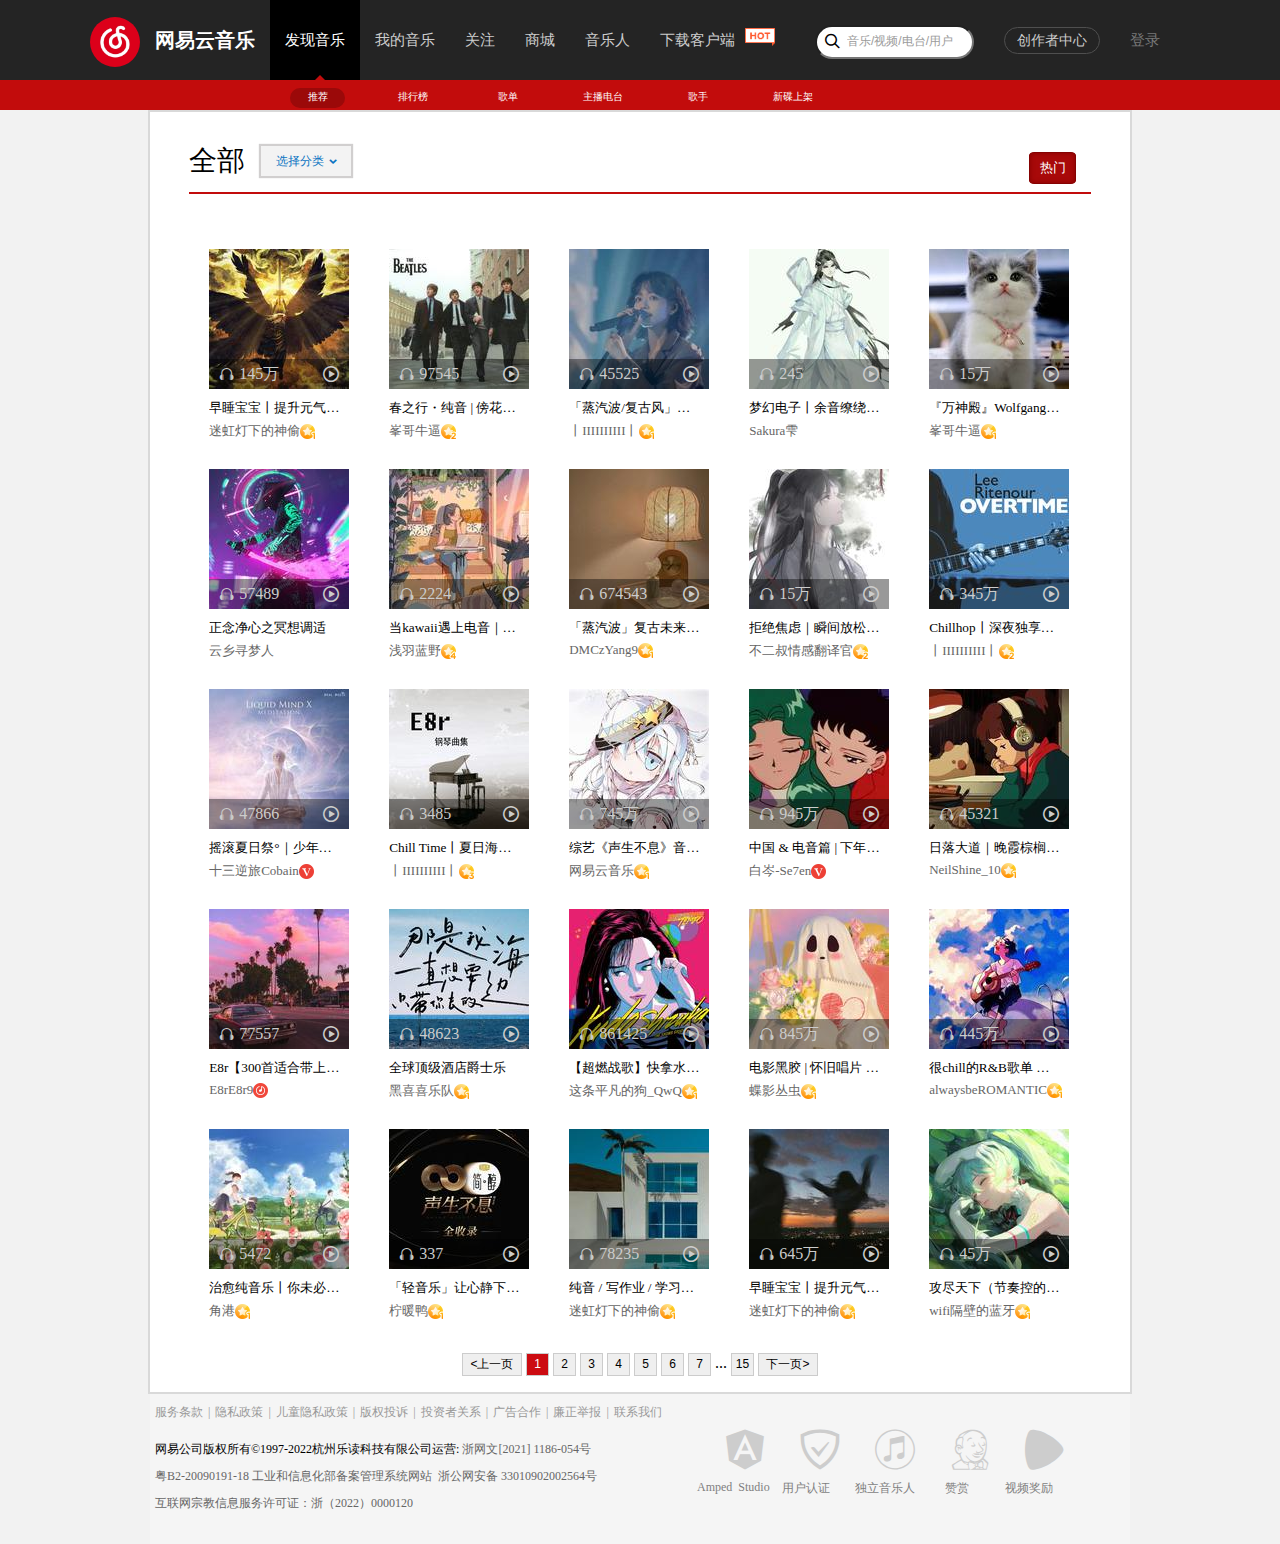
<file: SongSheet.html>
<!DOCTYPE html>
<html lang="en">
<head>
    <meta charset="UTF-8">
    <meta http-equiv="X-UA-Compatible" content="IE=edge">
    <meta name="viewport" content="width=device-width, initial-scale=1.0">
    <title>全部歌单  -  歌单 -  网易云音乐</title>
    <link rel="shortcut icon" href="./wyytubiao.ico">
    <link rel="stylesheet" href="./css/swiper-bundle.min.css">
    <link rel="stylesheet" href="./css/京东初始化代码.css">
    <link rel="stylesheet" href="./css/public.css">
    <link rel="stylesheet" href="./css/SongSheet.css">
    <script src="./js/vue.js"></script>

</head>
<body>
  
    <!-- 1.头部 -->
    <div class="herder">
      <div class="herder_2">
          <ul>
              <li class="wyy"><img src="./images/wyytubiao.jpg" alt=""><a href="index.html"></a></li>
              <li><a href="index.html">网易云音乐</a></li>
              <li class="icon"><a href="index.html">发现音乐</a></li>
              <li class="icon"><a href="">我的音乐</a></li>
              <li class="icon"><a href="">关注</a></li>
              <li class="icon"><a href="">商城</a></li>
              <li class="icon"><a href="">音乐人</a></li>
              <li class="icon"><a href="">下载客户端</a>
              <em><img src="./images/hot.png" alt=""></em></li>
              <li>
              <i class="icon1"></i><input type="text" value="音乐/视频/电台/用户">
              </li>
              <li><a href="">创作者中心</a></li>
              <li><a href="">登录</a></li>
          </ul>
      </div>
      
      <div class="herder_3">
          <div class="herder_3_1">
            <ul>
              <i></i>
              <li><a href="index.html">推荐</a></li>
              <li><a href="index2.html">排行榜</a></li>
              <li><a href="SongSheet.html">歌单</a></li>
              <li><a href="anchor.html">主播电台</a></li>
              <li><a href="singer.html">歌手</a></li>
              <li><a href="NewDisc.html">新碟上架</a></li>
          </ul>
          </div>
      </div>
  </div>


    <!-- 2.主体 -->
    <div class="main w">

      <div class="hezi">


     <!-- 2.1 主体top -->
        <div class="main-top" id="add">
          <h1>全部</h1>
          <p @click="flag=!flag">
            <label>选择分类</label>
            <strong></strong>
          </p>

           <div class="drop">
          
            <div  v-if="flag" class="textarea_a">

            <dd><b>全部风格</b></dd>

            <div class="drop-a">
              <div class="drop-a-1">
                <ol><em></em><strong>语种</strong></ol>
                <ol><em></em><strong>风格</strong></ol>
                <ol><em></em><strong>场景</strong></ol>
                <ol><em></em><strong>情感</strong></ol>
                <ol><em></em><strong>主题</strong></ol>
             </div>

            <div class="drop-a-2">
              <ul>
                <li>话语<span>|</span></li>
                <li>欧美<span>|</span></li>
                <li>日语<span>|</span></li>
                <li>韩语<span>|</span></li>
                <li>粤语<span>|</span></li>
              </ul>



              <ul>
                <li>话语<span>|</span></li>
                <li>欧美<span>|</span></li>
                <li>日语<span>|</span></li>
                <li>韩语<span>|</span></li>
                <li>粤语<span>|</span></li>
                <li>话语<span>|</span></li>
                <li>欧美<span>|</span></li>
                <li>日语<span>|</span></li>
                <li>韩语<span>|</span></li>
                <li>粤语<span>|</span></li>
                <li>话语<span>|</span></li>
                <li>欧美<span>|</span></li>
                <li>日语<span>|</span></li>
                <li>韩语<span>|</span></li>
                <li>粤语<span>|</span></li>
                <li>话语<span>|</span></li>
                <li>欧美<span>|</span></li>
                <li>日语<span>|</span></li>
                <li>韩语<span>|</span></li>
                <li>粤语<span>|</span></li>
                <li>话语<span>|</span></li>
                <li>欧美<span>|</span></li>
                <li>日语<span>|</span></li>
                <li>韩语<span>|</span></li>
                <li>粤语<span>|</span></li>
              </ul>

              <ul>
                <li>话语<span>|</span></li>
                <li>欧美<span>|</span></li>
                <li>日语<span>|</span></li>
                <li>韩语<span>|</span></li>
                <li>粤语<span>|</span></li>
                <li>话语<span>|</span></li>
                <li>欧美<span>|</span></li>
                <li>日语<span>|</span></li>
                <li>韩语<span>|</span></li>
                <li>粤语<span>|</span></li>
                <li>粤语<span>|</span></li>
                <li>粤语<span>|</span></li>
              </ul>

              <ul>
                <li>话语<span>|</span></li>
                <li>欧美<span>|</span></li>
                <li>日语<span>|</span></li>
                <li>韩语<span>|</span></li>
                <li>粤语<span>|</span></li>
                <li>话语<span>|</span></li>
                <li>欧美<span>|</span></li>
                <li>日语<span>|</span></li>
                <li>韩语<span>|</span></li>
                <li>粤语<span>|</span></li>
                <li>粤语<span>|</span></li>
                <li>粤语<span>|</span></li>
              </ul>

              <ul>
                <li>话语<span>|</span></li>
                <li>欧美<span>|</span></li>
                <li>日语<span>|</span></li>
                <li>韩语<span>|</span></li>
                <li>粤语<span>|</span></li>
                <li>话语<span>|</span></li>
                <li>欧美<span>|</span></li>
                <li>日语<span>|</span></li>
                <li>韩语<span>|</span></li>
                <li>粤语<span>|</span></li>
                <li>粤语<span>|</span></li>
                <li>粤语<span>|</span></li>
                <li>韩语<span>|</span></li>
                <li>粤语<span>|</span></li>
                <li>粤语<span>|</span></li>
                <li>粤语<span>|</span></li>
              </ul>
              
            </div>

          </div>


          </div>

           </div>
          <sup><a>热门</a></sup>
         </div>

     <!-- 2.2 主体内容 -->

        <div class="main-content">

            <div class="content-a">
                <img src="./images/SongSheet (1).jpg" alt="">
                <strong>
                  <i></i>
                  <span>145万</span>
                  <em></em>
                </strong>
                <h5>早睡宝宝丨提升元气的轻快音乐</h5>
                <p>迷虹灯下的神偷<img src="./images/content (1).png" alt=""></p>
            </div>

            <div class="content-a">
              <img src="./images/SongSheet (2).jpg" alt="">
              <strong>
                <i></i>
                <span>97545</span>
                <em></em>
              </strong>
              <h5>春之行・纯音 | 傍花随柳、拾翠踏青</h5>
              <p>峯哥牛逼<img src="./images/content (2).png" alt=""></p>
            </div>

            <div class="content-a">
              <img src="./images/SongSheet (3).jpg" alt="">
              <strong>
                <i></i>
                <span>45525</span>
                <em></em>
              </strong>
              <h5>「蒸汽波/复古风」东京之夜的霓虹美学</h5>
              <p>丨IIIIIIIIII丨<img src="./images/content (1).png" alt=""></p>
            </div>

            <div class="content-a">
              <img src="./images/SongSheet (4).jpg" alt="">
              <strong>
                <i></i>
                <span>245</span>
                <em></em>
              </strong>
              <h5>梦幻电子丨余音缭绕 如醉初醒</h5>
              <p>Sakura雫</p>
            </div>

            <div class="content-a">
              <img src="./images/SongSheet (5).jpg" alt="">
              <strong>
                <i></i>
                <span>15万</span>
                <em></em>
              </strong>
              <h5>『万神殿』Wolfgang Woehrle-厄尔庇斯之祈</h5>
              <p>峯哥牛逼<img src="./images/content (1).png" alt=""></p>
              </div>

              <div class="content-a">
                <img src="./images/SongSheet (6).jpg" alt="">
                <strong>
                  <i></i>
                  <span>57489</span>
                  <em></em>
                </strong>
                <h5>正念净心之冥想调适</h5>
                <p>云乡寻梦人</p>
              </div>

              <div class="content-a">
                <img src="./images/SongSheet (7).jpg" alt="">
                <strong>
                  <i></i>
                  <span>2224</span>
                  <em></em>
                </strong>
                <h5>当kawaii遇上电音｜Sweetの糖果❤ </h5>
                <p>浅羽蓝野<img src="./images/content (4).png" alt=""></p>
            </div>

            <div class="content-a">
              <img src="./images/SongSheet (8).jpg" alt="">
              <strong>
                <i></i>
                <span>674543</span>
                <em></em>
              </strong>
              <h5>「蒸汽波」复古未来·disco</h5>
              <p>DMCzYang9<img src="./images/content (1).png" alt=""></p>
            </div>

            <div class="content-a">
              <img src="./images/SongSheet (9).jpg" alt="">
              <strong>
                <i></i>
                <span>15万</span>
                <em></em>
              </strong>
              <h5>拒绝焦虑｜瞬间放松的50首轻音乐</h5>
              <p>不二叔情感翻译官<img src="./images/content (2).png" alt=""></p>
            </div>

            <div class="content-a">
              <img src="./images/SongSheet (10).jpg" alt="">
              <strong>
                <i></i>
                <span>345万</span>
                <em></em>
              </strong>
              <h5>Chillhop丨深夜独享的静谧时光</h5>
              <p>丨IIIIIIIIII丨<img src="./images/content (2).png" alt=""></p>
            </div>

            <div class="content-a">
              <img src="./images/SongSheet (11).jpg" alt="">
              <strong>
                <i></i>
                <span>47866</span>
                <em></em>
              </strong>
              <h5>摇滚夏日祭°｜少年心气，无畏青春</h5>
              <p>十三逆旅Cobain<img src="./images/content (6).png" alt=""></p>
              </div>

              <div class="content-a">
                <img src="./images/SongSheet (12).jpg" alt="">
                <strong>
                  <i></i>
                  <span>3485</span>
                  <em></em>
                </strong>
                <h5>Chill Time丨夏日海风与棕榈树的浪漫遐想</h5>
                <p>丨IIIIIIIIII丨<img src="./images/content (3).png" alt=""></p>
              </div>

              <div class="content-a">
                <img src="./images/SongSheet (13).jpg" alt="">
                <strong>
                  <i></i>
                  <span>745万</span>
                  <em></em>
                </strong>
                <h5>综艺《声生不息》音频 |港乐集结 共享辉煌</h5>
                <p>网易云音乐<img src="./images/content (1).png" alt=""></p>
            </div>

            <div class="content-a">
              <img src="./images/SongSheet (14).jpg" alt="">
              <strong>
                <i></i>
                <span>945万</span>
                <em></em>
              </strong>
              <h5>中国 & 电音篇 | 下年再有新生者</h5>
              <p>白岑-Se7en<img src="./images/content (6).png" alt=""></p>
            </div>

            <div class="content-a">
              <img src="./images/SongSheet (15).jpg" alt="">
              <strong>
                <i></i>
                <span>45321</span>
                <em></em>
              </strong>
              <h5>日落大道｜晚霞棕榈下的复古心绪</h5>
              <p>NeilShine_10<img src="./images/content (1).png" alt=""></p>
            </div>

            <div class="content-a">
              <img src="./images/SongSheet (16).jpg" alt="">
              <strong>
                <i></i>
                <span>77557</span>
                <em></em>
              </strong>
              <h5>E8r【300首适合带上耳机看书刷题纯音】❤</h5>
              <p>E8rE8r9<img src="./images/content (5).png" alt=""></p>
            </div>

            <div class="content-a">
              <img src="./images/SongSheet (17).jpg" alt="">
              <strong>
                <i></i>
                <span>48623</span>
                <em></em>
              </strong>
              <h5>全球顶级酒店爵士乐</h5>
              <p>黑喜喜乐队<img src="./images/content (1).png" alt=""></p>
              </div>

              <div class="content-a">
                <img src="./images/SongSheet (18).jpg" alt="">
                <strong>
                  <i></i>
                  <span>861425</span>
                  <em></em>
                </strong>
                <h5>【超燃战歌】快拿水，我已经燃起来了</h5>
                <p>这条平凡的狗_QwQ<img src="./images/content (1).png" alt=""></p>
              </div>
              <div class="content-a">
                <img src="./images/SongSheet (19).jpg" alt="">
                <strong>
                  <i></i>
                  <span>845万</span>
                  <em></em>
                </strong>
                <h5>电影黑胶 | 怀旧唱片 岁月如歌</h5>
                <p>蝶影丛虫<img src="./images/content (1).png" alt=""></p>
            </div>

            <div class="content-a">
              <img src="./images/SongSheet (20).jpg" alt="">
              <strong>
                <i></i>
                <span>445万</span>
                <em></em>
              </strong>
              <h5>很chill的R&B歌单 节奏布鲁斯 欧美</h5>
              <p>alwaysbeROMANTIC<img src="./images/content (1).png" alt=""></p>
            </div>

            <div class="content-a">
              <img src="./images/SongSheet (21).jpg" alt="">
              <strong>
                <i></i>
                <span>5472</span>
                <em></em>
              </strong>
              <h5>治愈纯音乐丨你未必万丈光芒 但你温暖有光</h5>
              <p>角港<img src="./images/content (1).png" alt=""></p>
            </div>

            <div class="content-a">
              <img src="./images/SongSheet (22).jpg" alt="">
              <strong>
                <i></i>
                <span>337</span>
                <em></em>
              </strong>
              <h5>「轻音乐」让心静下来的雨声助眠</h5>
              <p>柠暖鸭<img src="./images/content (1).png" alt=""></p>
            </div>

            <div class="content-a">
              <img src="./images/SongSheet (23).jpg" alt="">
              <strong>
                <i></i>
                <span>78235</span>
                <em></em>
              </strong>
              <h5>纯音 / 写作业 / 学习必备歌单</h5>
              <p>迷虹灯下的神偷<img src="./images/content (1).png" alt=""></p>
              </div>

              <div class="content-a">
                <img src="./images/SongSheet (24).jpg" alt="">
                <strong>
                  <i></i>
                  <span>645万</span>
                  <em></em>
                </strong>
                <h5>早睡宝宝丨提升元气的轻快音乐</h5>
                <p>迷虹灯下的神偷<img src="./images/content (1).png" alt=""></p>
              </div>

              <div class="content-a">
                <img src="./images/SongSheet (25).jpg" alt="">
                <strong>
                  <i></i>
                  <span>45万</span>
                  <em></em>
                </strong>
                <h5>攻尽天下（节奏控的古风歌单）</h5>
                <p>wifi隔壁的蓝牙<img src="./images/content (1).png" alt=""></p>
              </div>
      </div>


          <!-- 底部按钮 -->
          <div class="btns">
            <button><上一页</button>
            <button class="btns1">1</button>
            <button>2</button>
            <button>3</button>
            <button>4</button>
            <button>5</button>
            <button>6</button>
            <button>7</button>
            <span>...</span>
            <button>15</button>
            <button>下一页></button>
          </div> 

      </div>

    </div>


   <!-- 3.页尾 -->
   <div class="footer">

    <div class="footer_left"></div>

    <div class="footer_center">

      <div class="footer_center_a">
      <ul>
        <li><a href="">服务条款</a>|</li>
        <li><a href="">隐私政策</a>|</li>
        <li><a href="">儿童隐私政策</a>|</li>
        <li><a href="">版权投诉</a>|</li>
        <li><a href="">投资者关系</a>|</li>
        <li><a href="">广告合作</a>|</li>
        <li><a href="">廉正举报</a>|</li>
        <li><a href="">联系我们</a></li>
      </ul>

      <div class="footer_center_2">
        <span>网易公司版权所有©1997-2022杭州乐读科技有限公司运营:&nbsp;<a href="">浙网文[2021] 1186-054号</a><br></span>
        <span><a href="">粤B2-20090191-18  工业和信息化部备案管理系统网站&nbsp;&nbsp;</a><a href="">浙公网安备 33010902002564号</a></span>
        <span><a href="">互联网宗教信息服务许可证：浙（2022）0000120</a></span>
     </div>
      
    </div>

     <div class="footer_center_b">
        <ol>
        <em></em>
        <em></em>
        <em></em>
        <em></em>
        <em></em>
      </ol>

      <div class="hhhhh">
        <span>Amped&nbsp;Studio</span>
        <span>用户认证</span>
        <span>独立音乐人</span>
        <span>赞赏</span>
        <span>视频奖励</span>
      </div>
      
     </div>


    </div>

      

    <div class="footer_right"></div>

  </div>

    <script src="./js/public.js"></script>

    <script>
      var vm = new Vue({
        el:'#add',
        data:{
          flag:false,
        }
      })

    </script>

</body>
</html>
</file>
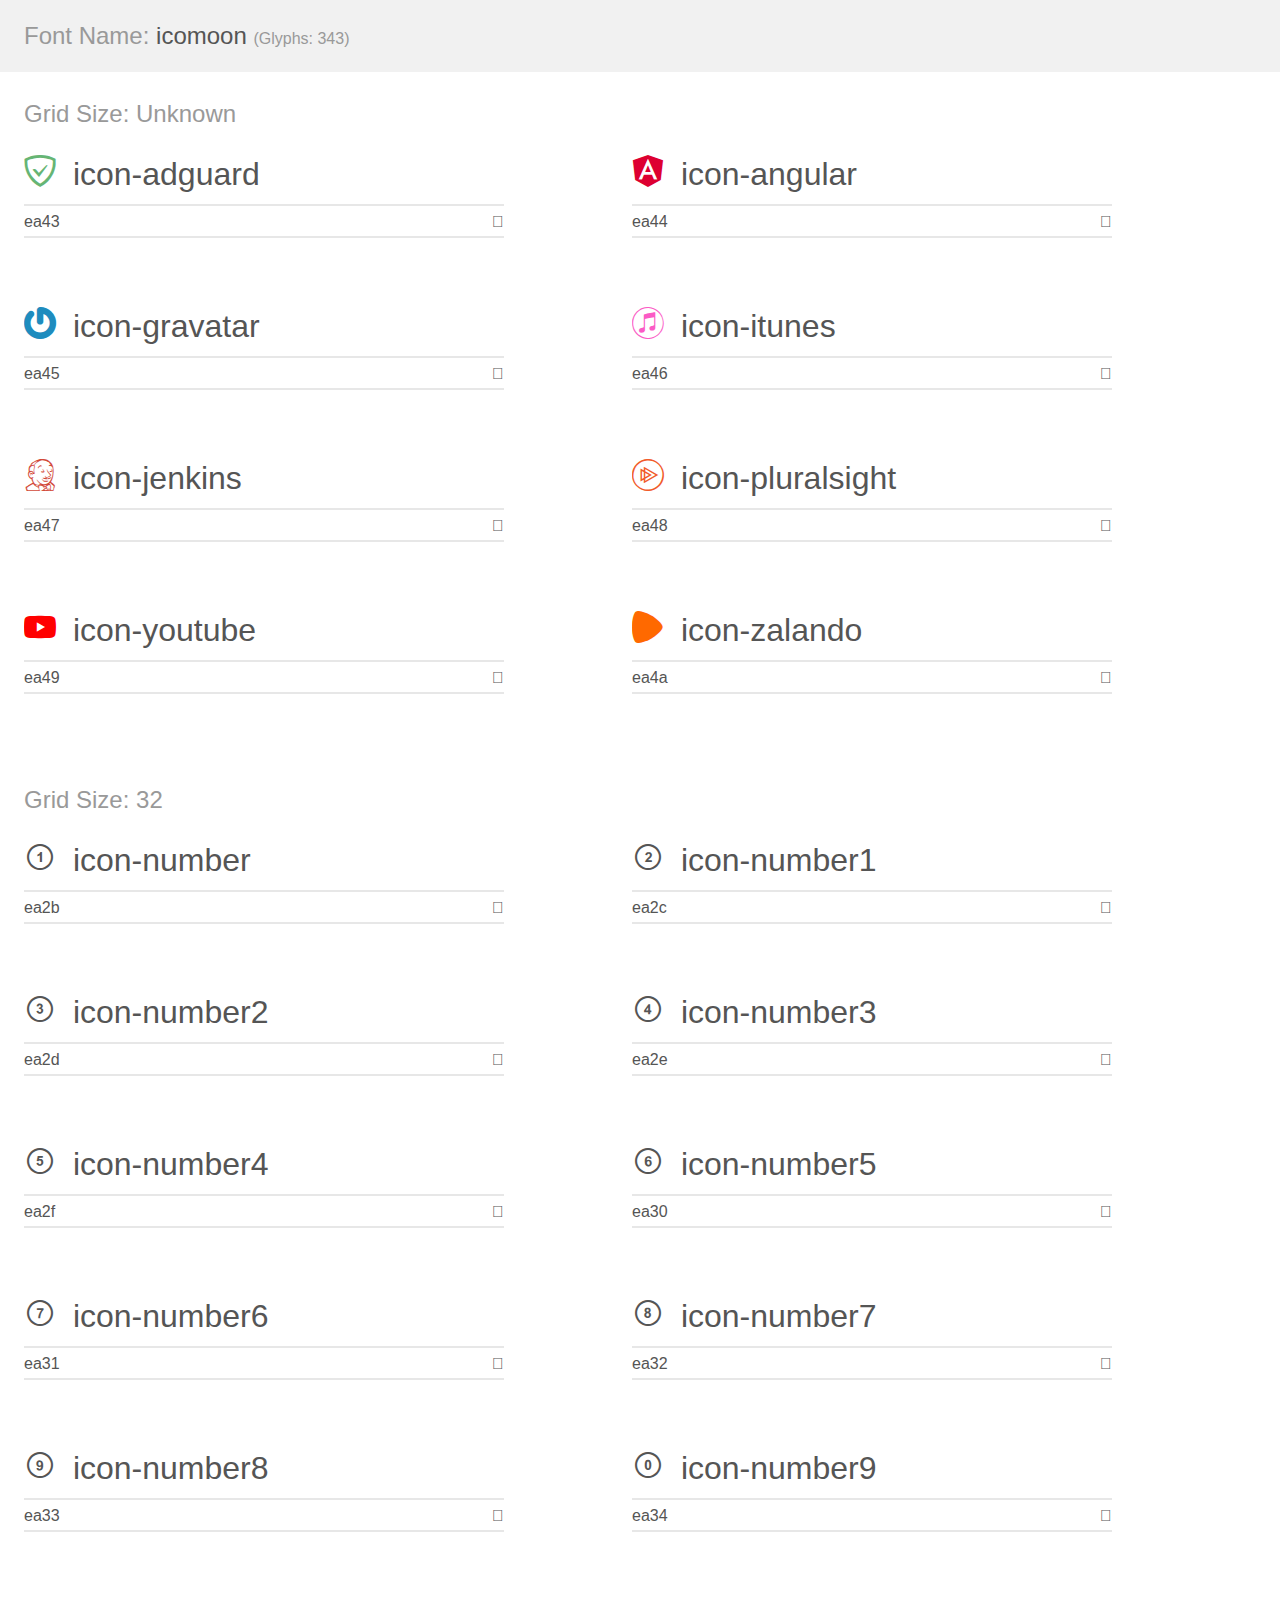
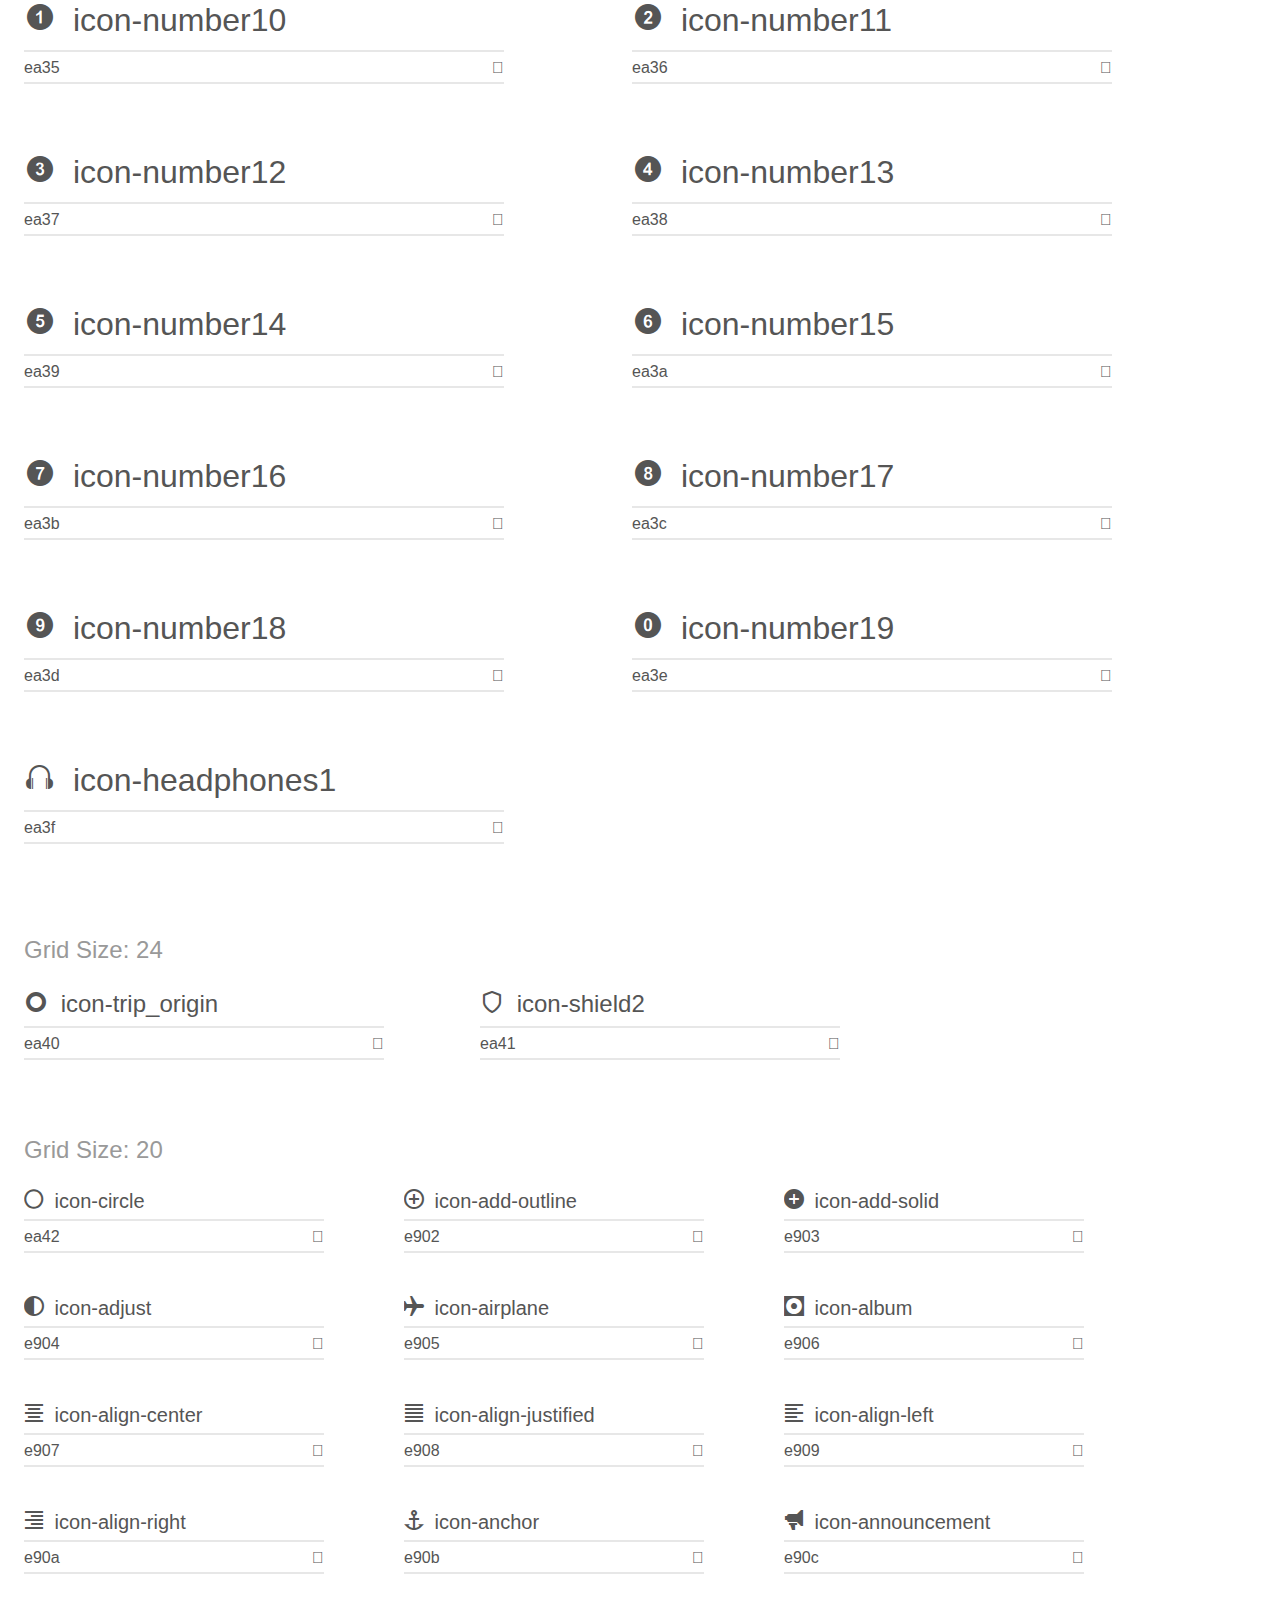
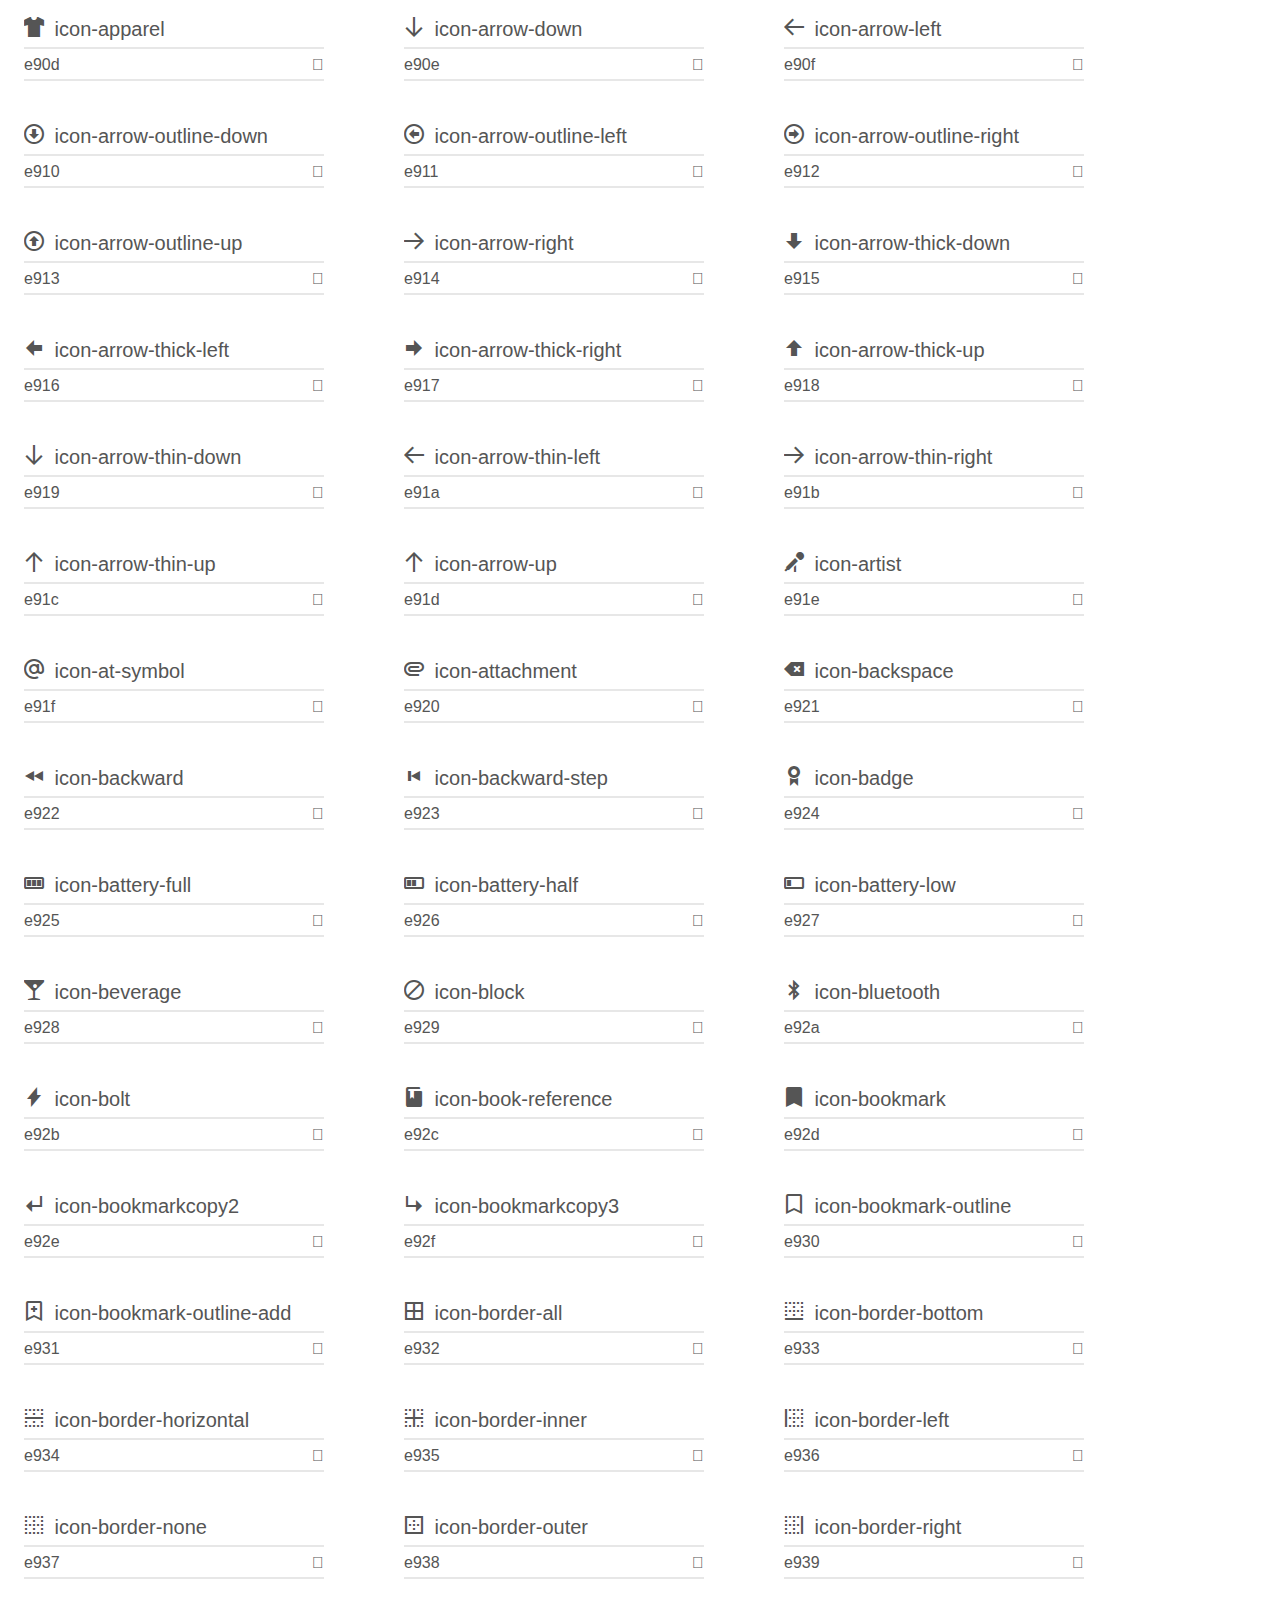
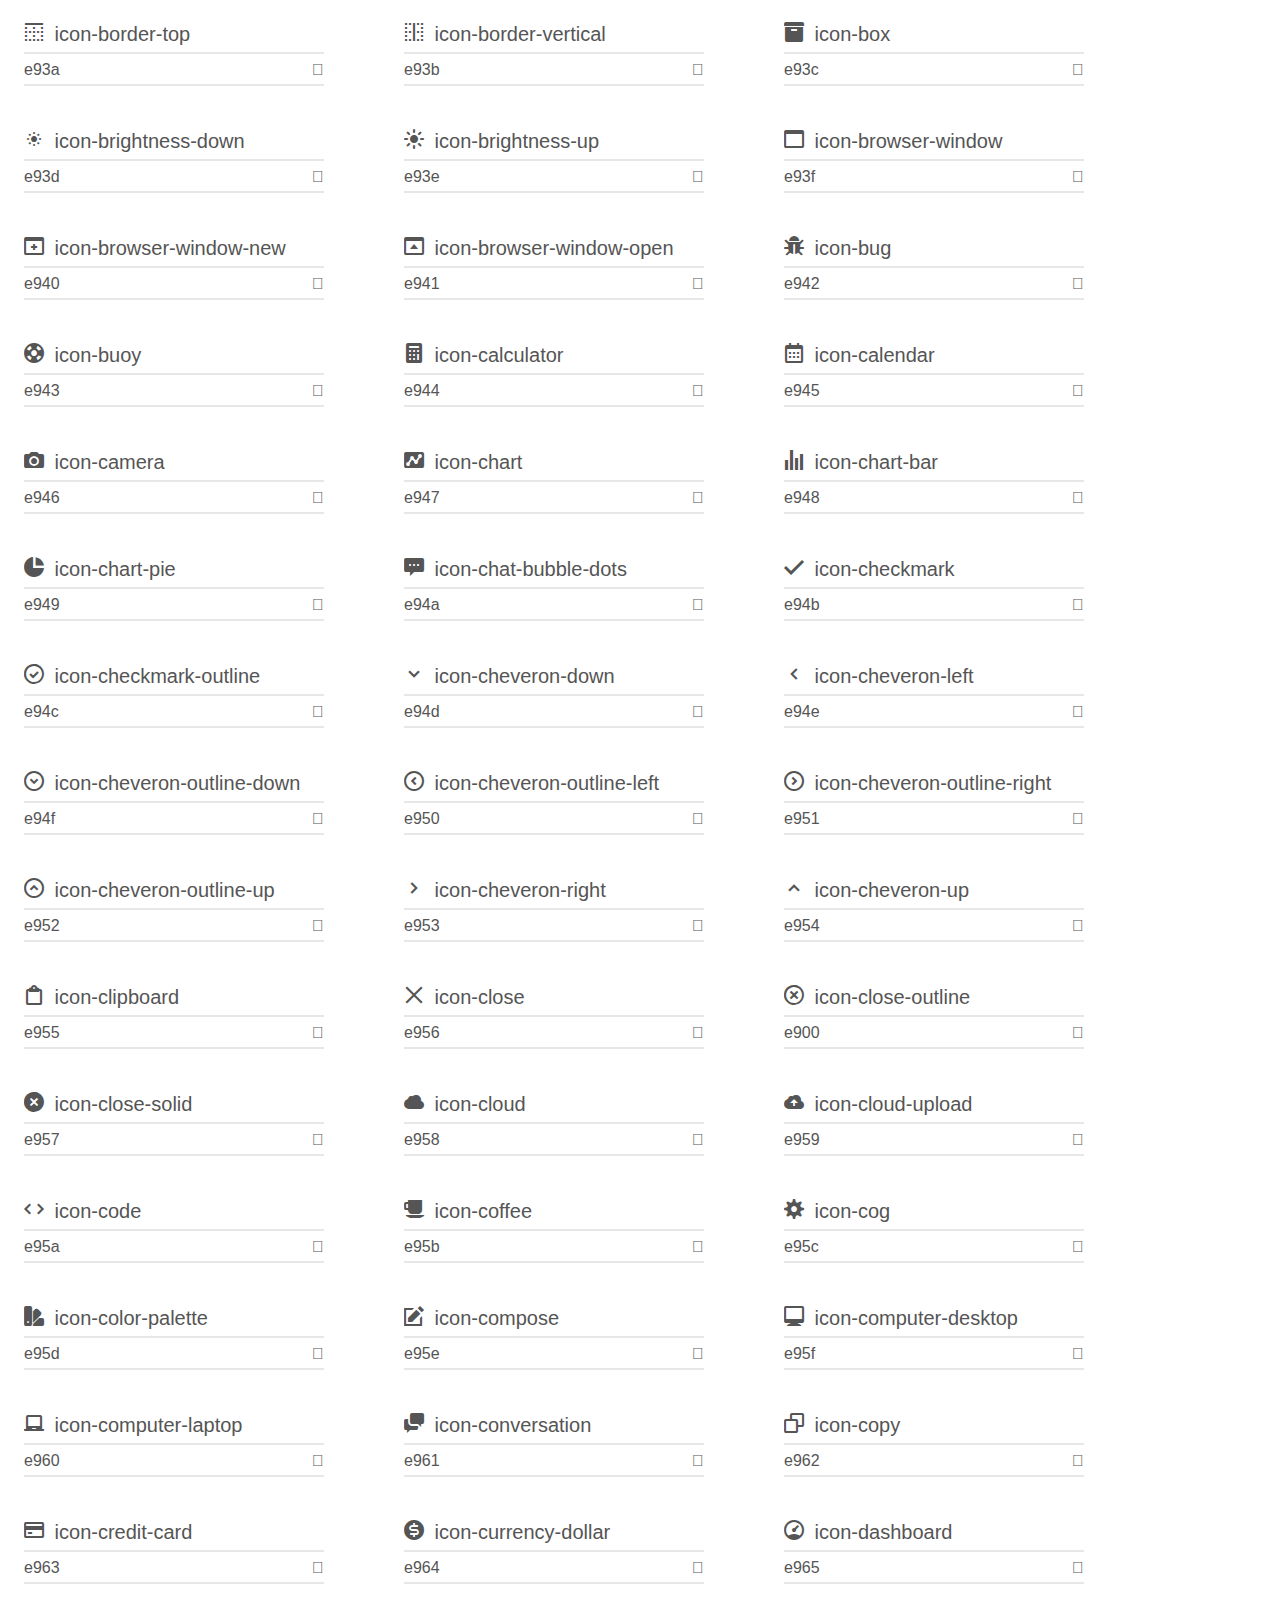
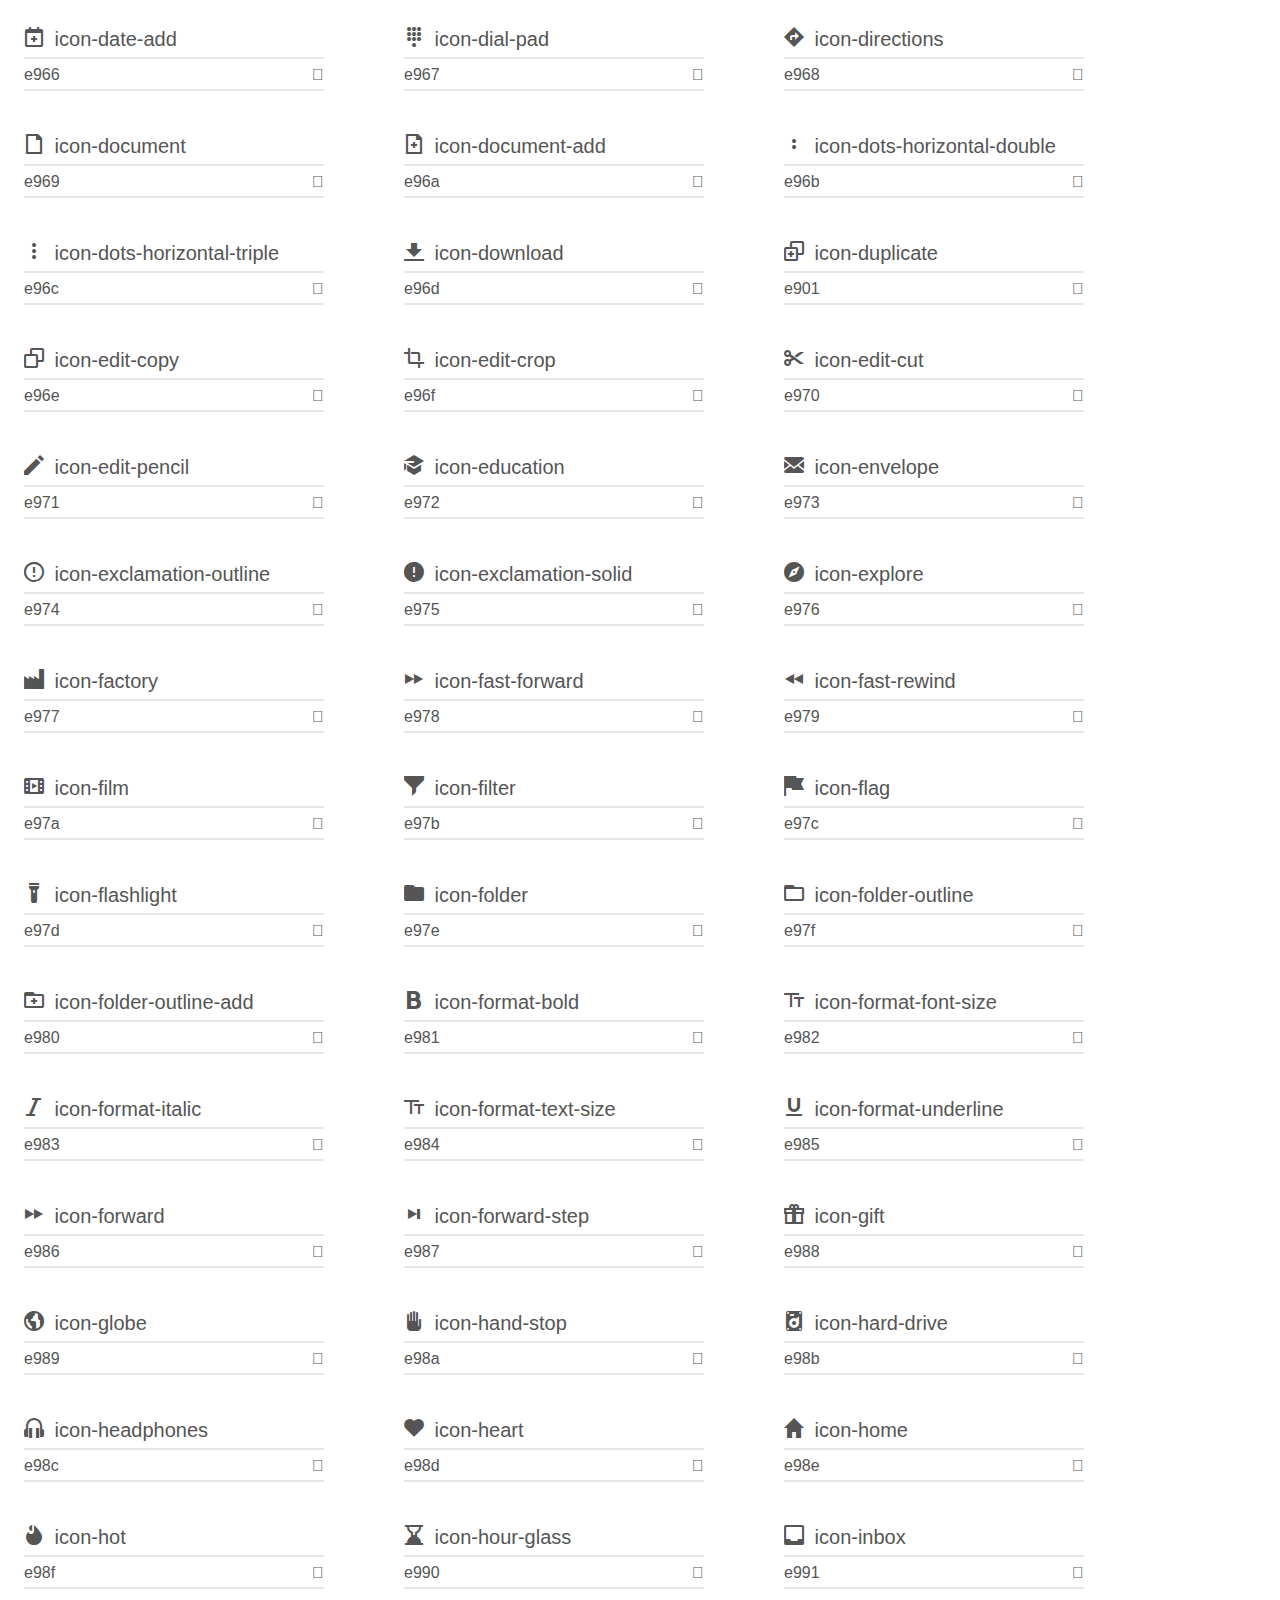
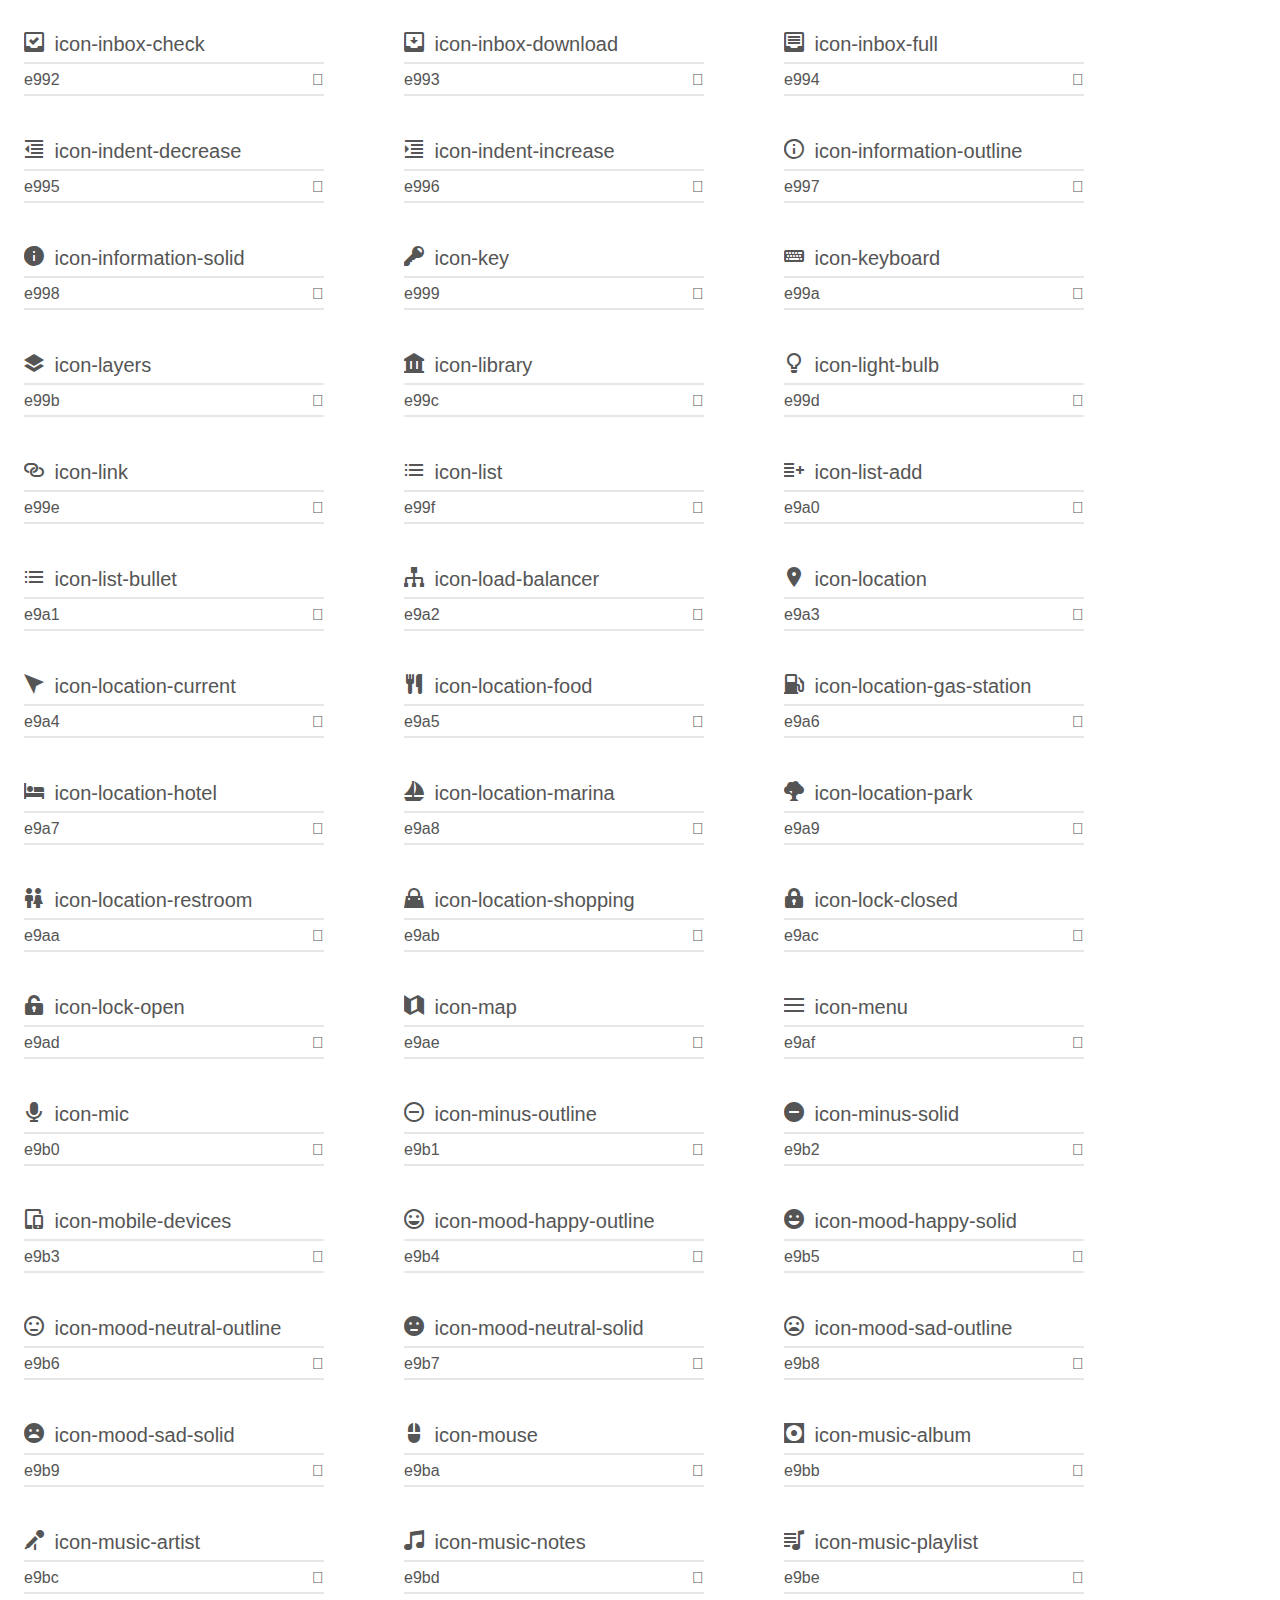
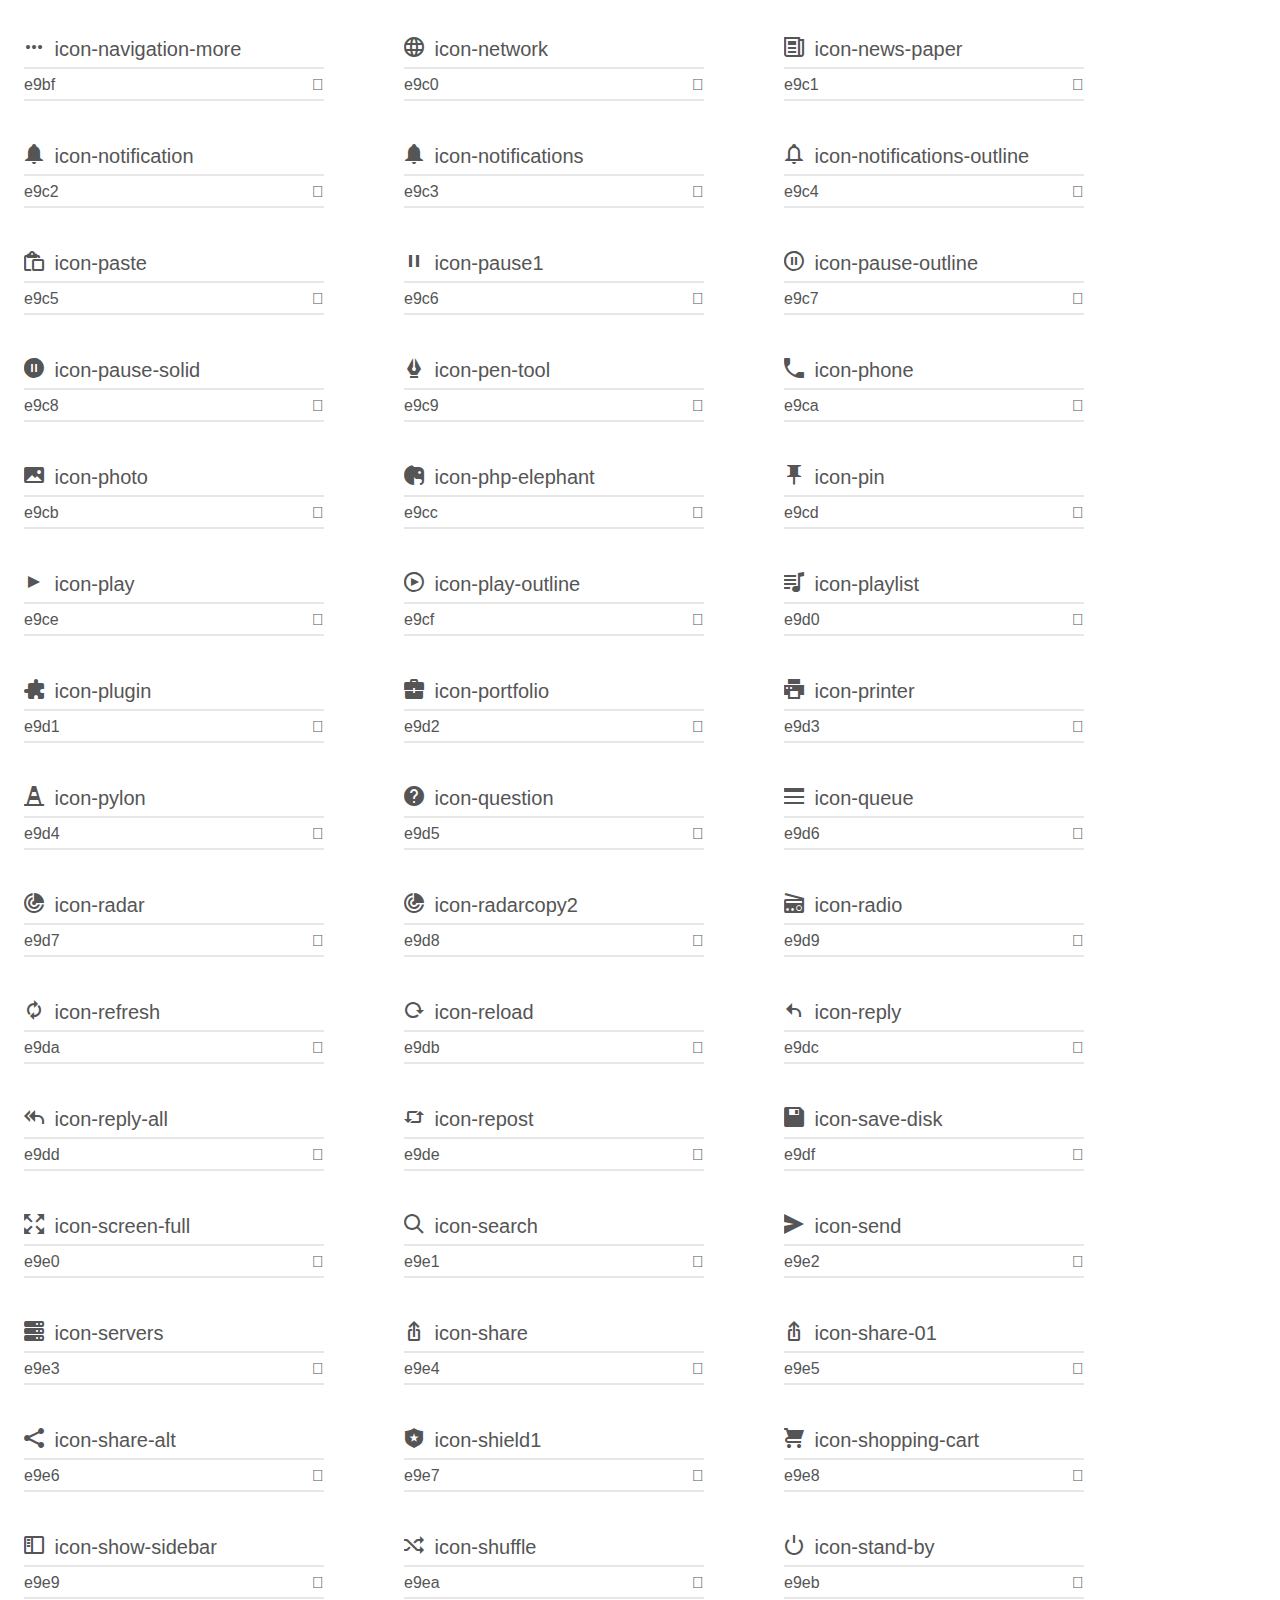
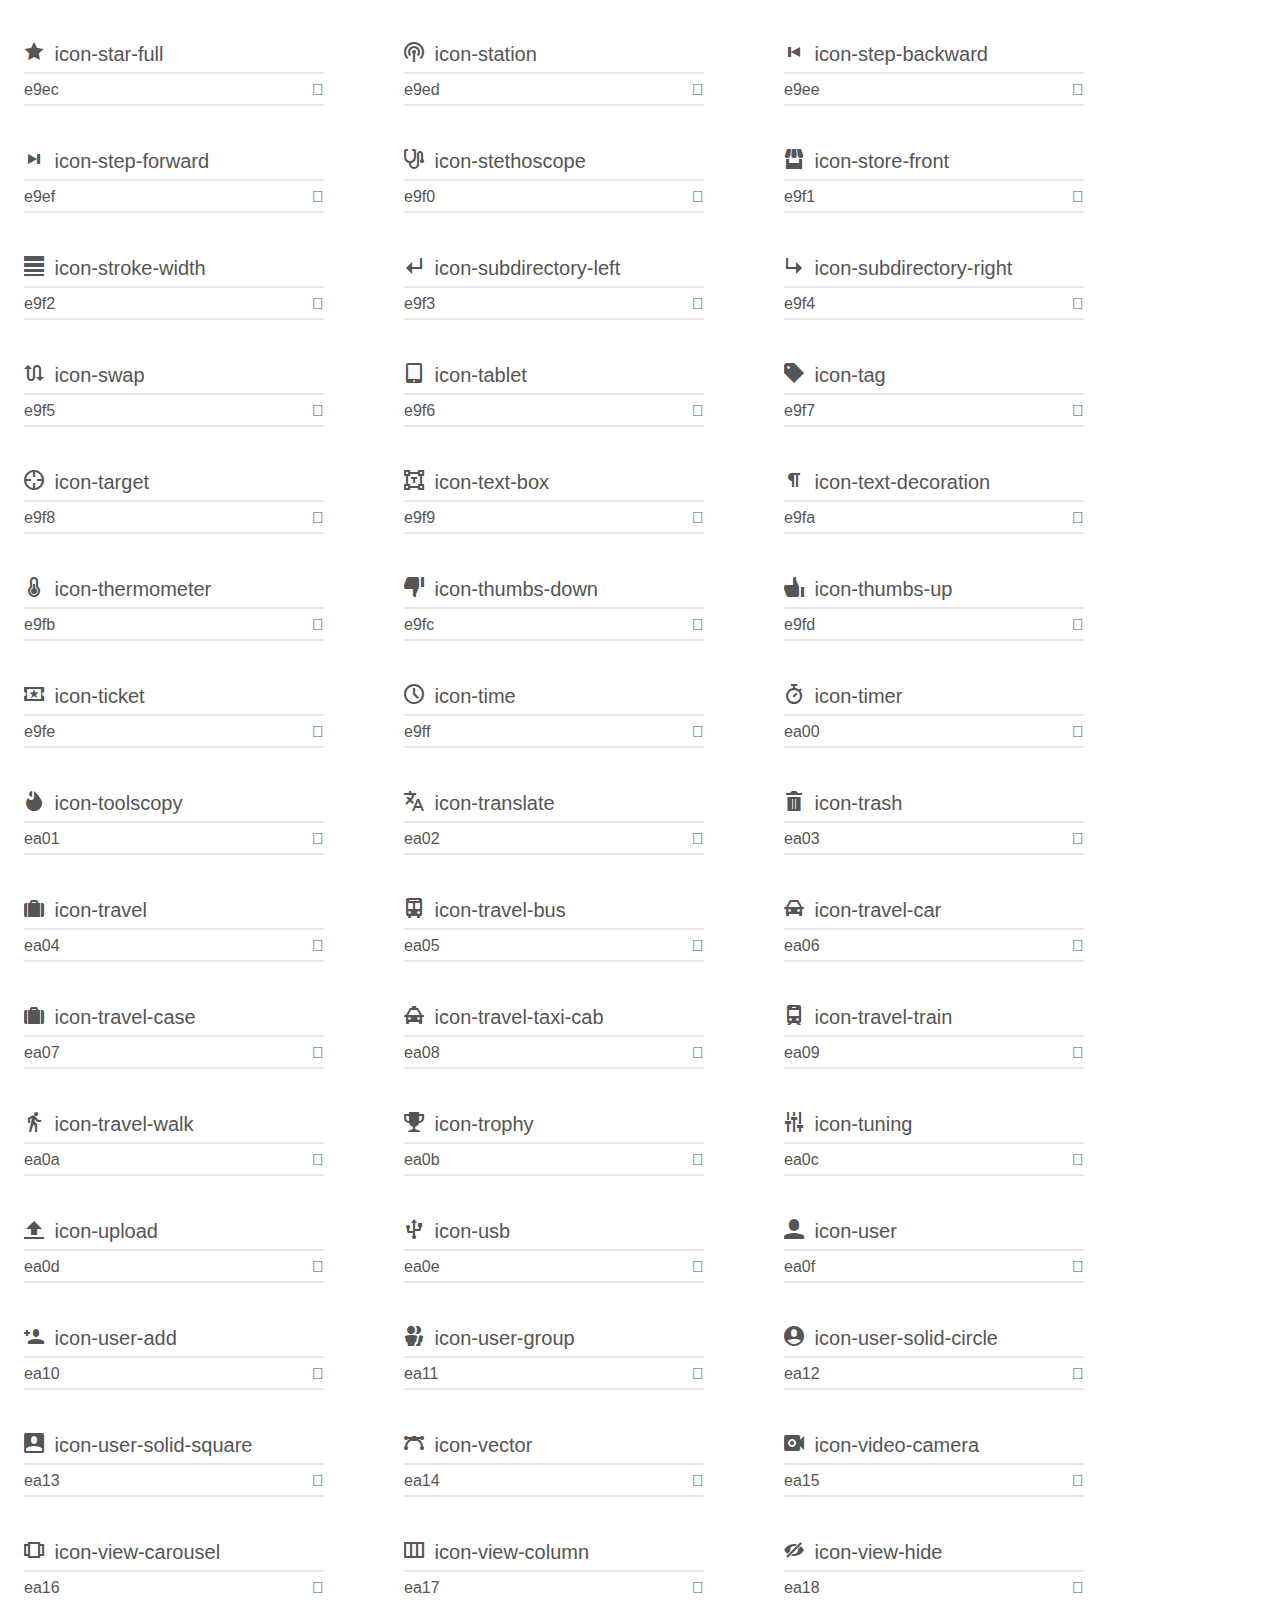
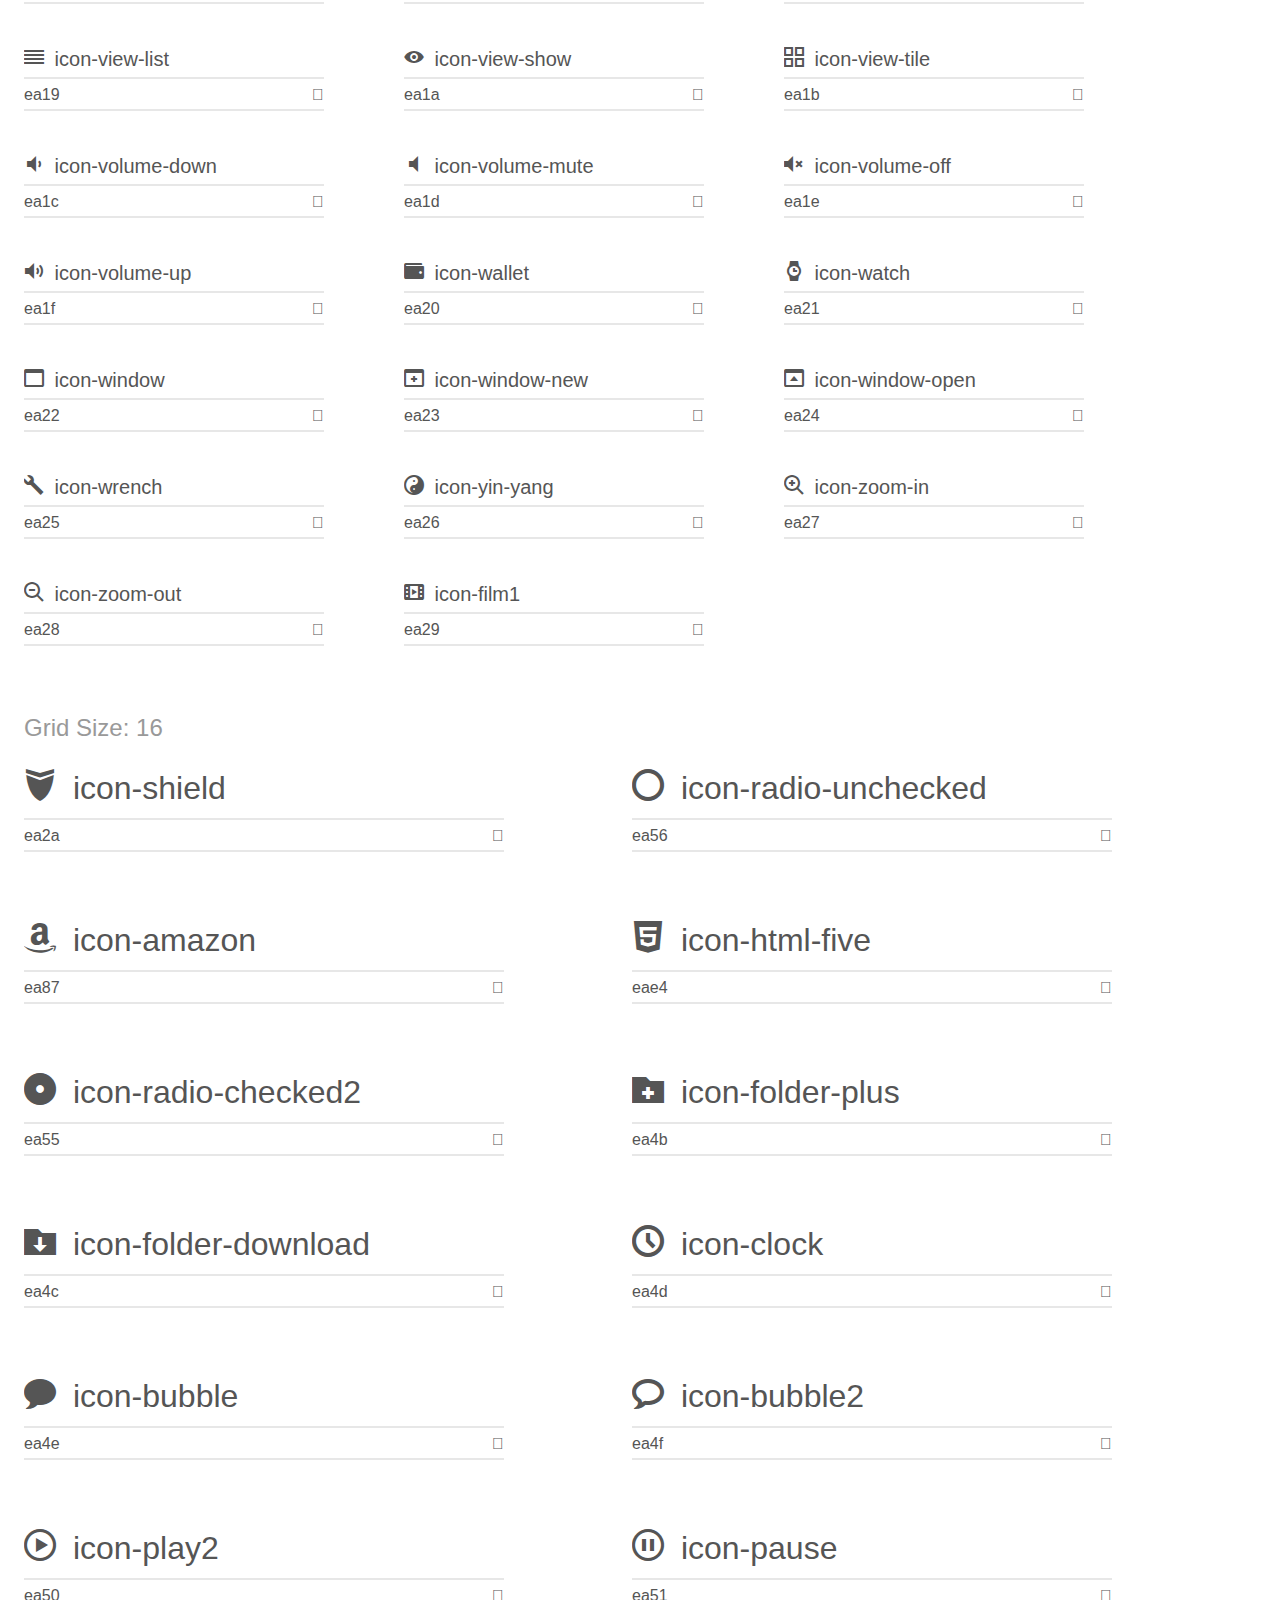
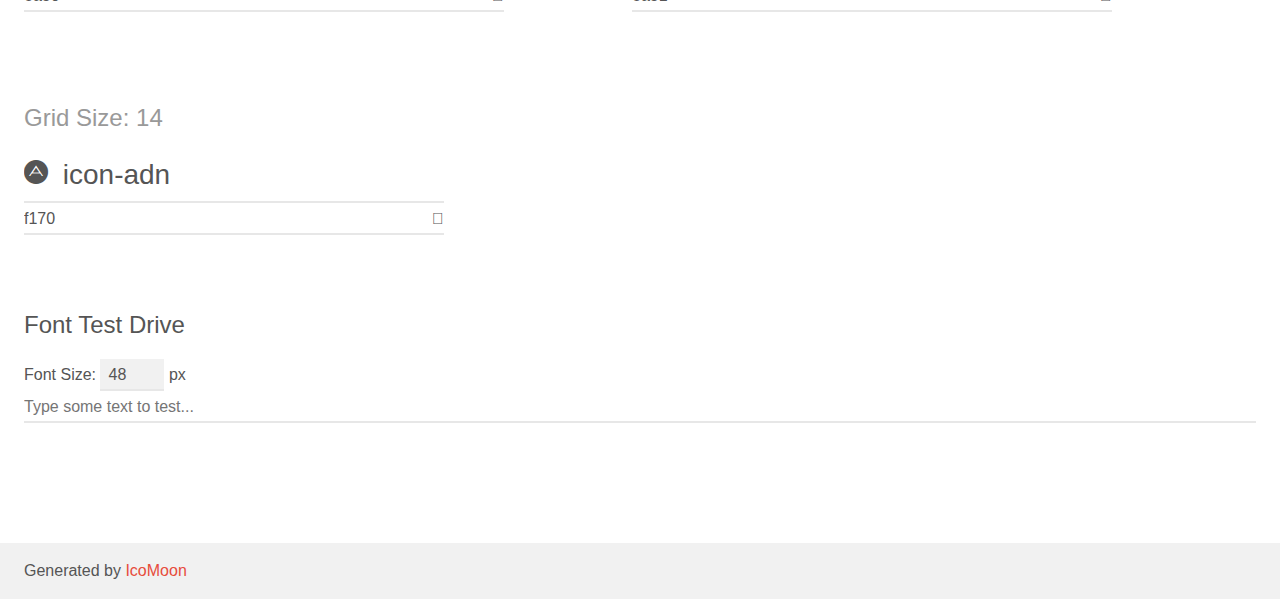
<file: icomoon/demo.html>
<!doctype html>
<html>
<head>
    <meta charset="utf-8">
    <title>IcoMoon Demo</title>
    <meta name="description" content="An Icon Font Generated By IcoMoon.io">
    <meta name="viewport" content="width=device-width, initial-scale=1">
    <link rel="stylesheet" href="demo-files/demo.css">
    <link rel="stylesheet" href="style.css"></head>
<body>
    <div class="bgc1 clearfix">
        <h1 class="mhmm mvm"><span class="fgc1">Font Name:</span> icomoon <small class="fgc1">(Glyphs:&nbsp;343)</small></h1>
    </div>
    <div class="clearfix mhl ptl">
        <h1 class="mvm mtn fgc1">Grid Size: Unknown</h1>
        <div class="glyph fs1">
            <div class="clearfix bshadow0 pbs">
                <span class="icon-adguard"></span>
                <span class="mls"> icon-adguard</span>
            </div>
            <fieldset class="fs0 size1of1 clearfix hidden-false">
                <input type="text" readonly value="ea43" class="unit size1of2" />
                <input type="text" maxlength="1" readonly value="&#xea43;" class="unitRight size1of2 talign-right" />
            </fieldset>
            <div class="fs0 bshadow0 clearfix hidden-true">
                <span class="unit pvs fgc1">liga: </span>
                <input type="text" readonly value="" class="liga unitRight" />
            </div>
        </div>
        <div class="glyph fs1">
            <div class="clearfix bshadow0 pbs">
                <span class="icon-angular"></span>
                <span class="mls"> icon-angular</span>
            </div>
            <fieldset class="fs0 size1of1 clearfix hidden-false">
                <input type="text" readonly value="ea44" class="unit size1of2" />
                <input type="text" maxlength="1" readonly value="&#xea44;" class="unitRight size1of2 talign-right" />
            </fieldset>
            <div class="fs0 bshadow0 clearfix hidden-true">
                <span class="unit pvs fgc1">liga: </span>
                <input type="text" readonly value="" class="liga unitRight" />
            </div>
        </div>
        <div class="glyph fs1">
            <div class="clearfix bshadow0 pbs">
                <span class="icon-gravatar"></span>
                <span class="mls"> icon-gravatar</span>
            </div>
            <fieldset class="fs0 size1of1 clearfix hidden-false">
                <input type="text" readonly value="ea45" class="unit size1of2" />
                <input type="text" maxlength="1" readonly value="&#xea45;" class="unitRight size1of2 talign-right" />
            </fieldset>
            <div class="fs0 bshadow0 clearfix hidden-true">
                <span class="unit pvs fgc1">liga: </span>
                <input type="text" readonly value="" class="liga unitRight" />
            </div>
        </div>
        <div class="glyph fs1">
            <div class="clearfix bshadow0 pbs">
                <span class="icon-itunes"></span>
                <span class="mls"> icon-itunes</span>
            </div>
            <fieldset class="fs0 size1of1 clearfix hidden-false">
                <input type="text" readonly value="ea46" class="unit size1of2" />
                <input type="text" maxlength="1" readonly value="&#xea46;" class="unitRight size1of2 talign-right" />
            </fieldset>
            <div class="fs0 bshadow0 clearfix hidden-true">
                <span class="unit pvs fgc1">liga: </span>
                <input type="text" readonly value="" class="liga unitRight" />
            </div>
        </div>
        <div class="glyph fs1">
            <div class="clearfix bshadow0 pbs">
                <span class="icon-jenkins"></span>
                <span class="mls"> icon-jenkins</span>
            </div>
            <fieldset class="fs0 size1of1 clearfix hidden-false">
                <input type="text" readonly value="ea47" class="unit size1of2" />
                <input type="text" maxlength="1" readonly value="&#xea47;" class="unitRight size1of2 talign-right" />
            </fieldset>
            <div class="fs0 bshadow0 clearfix hidden-true">
                <span class="unit pvs fgc1">liga: </span>
                <input type="text" readonly value="" class="liga unitRight" />
            </div>
        </div>
        <div class="glyph fs1">
            <div class="clearfix bshadow0 pbs">
                <span class="icon-pluralsight"></span>
                <span class="mls"> icon-pluralsight</span>
            </div>
            <fieldset class="fs0 size1of1 clearfix hidden-false">
                <input type="text" readonly value="ea48" class="unit size1of2" />
                <input type="text" maxlength="1" readonly value="&#xea48;" class="unitRight size1of2 talign-right" />
            </fieldset>
            <div class="fs0 bshadow0 clearfix hidden-true">
                <span class="unit pvs fgc1">liga: </span>
                <input type="text" readonly value="" class="liga unitRight" />
            </div>
        </div>
        <div class="glyph fs1">
            <div class="clearfix bshadow0 pbs">
                <span class="icon-youtube"></span>
                <span class="mls"> icon-youtube</span>
            </div>
            <fieldset class="fs0 size1of1 clearfix hidden-false">
                <input type="text" readonly value="ea49" class="unit size1of2" />
                <input type="text" maxlength="1" readonly value="&#xea49;" class="unitRight size1of2 talign-right" />
            </fieldset>
            <div class="fs0 bshadow0 clearfix hidden-true">
                <span class="unit pvs fgc1">liga: </span>
                <input type="text" readonly value="" class="liga unitRight" />
            </div>
        </div>
        <div class="glyph fs1">
            <div class="clearfix bshadow0 pbs">
                <span class="icon-zalando"></span>
                <span class="mls"> icon-zalando</span>
            </div>
            <fieldset class="fs0 size1of1 clearfix hidden-false">
                <input type="text" readonly value="ea4a" class="unit size1of2" />
                <input type="text" maxlength="1" readonly value="&#xea4a;" class="unitRight size1of2 talign-right" />
            </fieldset>
            <div class="fs0 bshadow0 clearfix hidden-true">
                <span class="unit pvs fgc1">liga: </span>
                <input type="text" readonly value="" class="liga unitRight" />
            </div>
        </div>
    </div>
    <div class="clearfix mhl ptl">
        <h1 class="mvm mtn fgc1">Grid Size: 32</h1>
        <div class="glyph fs2">
            <div class="clearfix bshadow0 pbs">
                <span class="icon-number"></span>
                <span class="mls"> icon-number</span>
            </div>
            <fieldset class="fs0 size1of1 clearfix hidden-false">
                <input type="text" readonly value="ea2b" class="unit size1of2" />
                <input type="text" maxlength="1" readonly value="&#xea2b;" class="unitRight size1of2 talign-right" />
            </fieldset>
            <div class="fs0 bshadow0 clearfix hidden-true">
                <span class="unit pvs fgc1">liga: </span>
                <input type="text" readonly value="" class="liga unitRight" />
            </div>
        </div>
        <div class="glyph fs2">
            <div class="clearfix bshadow0 pbs">
                <span class="icon-number1"></span>
                <span class="mls"> icon-number1</span>
            </div>
            <fieldset class="fs0 size1of1 clearfix hidden-false">
                <input type="text" readonly value="ea2c" class="unit size1of2" />
                <input type="text" maxlength="1" readonly value="&#xea2c;" class="unitRight size1of2 talign-right" />
            </fieldset>
            <div class="fs0 bshadow0 clearfix hidden-true">
                <span class="unit pvs fgc1">liga: </span>
                <input type="text" readonly value="" class="liga unitRight" />
            </div>
        </div>
        <div class="glyph fs2">
            <div class="clearfix bshadow0 pbs">
                <span class="icon-number2"></span>
                <span class="mls"> icon-number2</span>
            </div>
            <fieldset class="fs0 size1of1 clearfix hidden-false">
                <input type="text" readonly value="ea2d" class="unit size1of2" />
                <input type="text" maxlength="1" readonly value="&#xea2d;" class="unitRight size1of2 talign-right" />
            </fieldset>
            <div class="fs0 bshadow0 clearfix hidden-true">
                <span class="unit pvs fgc1">liga: </span>
                <input type="text" readonly value="" class="liga unitRight" />
            </div>
        </div>
        <div class="glyph fs2">
            <div class="clearfix bshadow0 pbs">
                <span class="icon-number3"></span>
                <span class="mls"> icon-number3</span>
            </div>
            <fieldset class="fs0 size1of1 clearfix hidden-false">
                <input type="text" readonly value="ea2e" class="unit size1of2" />
                <input type="text" maxlength="1" readonly value="&#xea2e;" class="unitRight size1of2 talign-right" />
            </fieldset>
            <div class="fs0 bshadow0 clearfix hidden-true">
                <span class="unit pvs fgc1">liga: </span>
                <input type="text" readonly value="" class="liga unitRight" />
            </div>
        </div>
        <div class="glyph fs2">
            <div class="clearfix bshadow0 pbs">
                <span class="icon-number4"></span>
                <span class="mls"> icon-number4</span>
            </div>
            <fieldset class="fs0 size1of1 clearfix hidden-false">
                <input type="text" readonly value="ea2f" class="unit size1of2" />
                <input type="text" maxlength="1" readonly value="&#xea2f;" class="unitRight size1of2 talign-right" />
            </fieldset>
            <div class="fs0 bshadow0 clearfix hidden-true">
                <span class="unit pvs fgc1">liga: </span>
                <input type="text" readonly value="" class="liga unitRight" />
            </div>
        </div>
        <div class="glyph fs2">
            <div class="clearfix bshadow0 pbs">
                <span class="icon-number5"></span>
                <span class="mls"> icon-number5</span>
            </div>
            <fieldset class="fs0 size1of1 clearfix hidden-false">
                <input type="text" readonly value="ea30" class="unit size1of2" />
                <input type="text" maxlength="1" readonly value="&#xea30;" class="unitRight size1of2 talign-right" />
            </fieldset>
            <div class="fs0 bshadow0 clearfix hidden-true">
                <span class="unit pvs fgc1">liga: </span>
                <input type="text" readonly value="" class="liga unitRight" />
            </div>
        </div>
        <div class="glyph fs2">
            <div class="clearfix bshadow0 pbs">
                <span class="icon-number6"></span>
                <span class="mls"> icon-number6</span>
            </div>
            <fieldset class="fs0 size1of1 clearfix hidden-false">
                <input type="text" readonly value="ea31" class="unit size1of2" />
                <input type="text" maxlength="1" readonly value="&#xea31;" class="unitRight size1of2 talign-right" />
            </fieldset>
            <div class="fs0 bshadow0 clearfix hidden-true">
                <span class="unit pvs fgc1">liga: </span>
                <input type="text" readonly value="" class="liga unitRight" />
            </div>
        </div>
        <div class="glyph fs2">
            <div class="clearfix bshadow0 pbs">
                <span class="icon-number7"></span>
                <span class="mls"> icon-number7</span>
            </div>
            <fieldset class="fs0 size1of1 clearfix hidden-false">
                <input type="text" readonly value="ea32" class="unit size1of2" />
                <input type="text" maxlength="1" readonly value="&#xea32;" class="unitRight size1of2 talign-right" />
            </fieldset>
            <div class="fs0 bshadow0 clearfix hidden-true">
                <span class="unit pvs fgc1">liga: </span>
                <input type="text" readonly value="" class="liga unitRight" />
            </div>
        </div>
        <div class="glyph fs2">
            <div class="clearfix bshadow0 pbs">
                <span class="icon-number8"></span>
                <span class="mls"> icon-number8</span>
            </div>
            <fieldset class="fs0 size1of1 clearfix hidden-false">
                <input type="text" readonly value="ea33" class="unit size1of2" />
                <input type="text" maxlength="1" readonly value="&#xea33;" class="unitRight size1of2 talign-right" />
            </fieldset>
            <div class="fs0 bshadow0 clearfix hidden-true">
                <span class="unit pvs fgc1">liga: </span>
                <input type="text" readonly value="" class="liga unitRight" />
            </div>
        </div>
        <div class="glyph fs2">
            <div class="clearfix bshadow0 pbs">
                <span class="icon-number9"></span>
                <span class="mls"> icon-number9</span>
            </div>
            <fieldset class="fs0 size1of1 clearfix hidden-false">
                <input type="text" readonly value="ea34" class="unit size1of2" />
                <input type="text" maxlength="1" readonly value="&#xea34;" class="unitRight size1of2 talign-right" />
            </fieldset>
            <div class="fs0 bshadow0 clearfix hidden-true">
                <span class="unit pvs fgc1">liga: </span>
                <input type="text" readonly value="" class="liga unitRight" />
            </div>
        </div>
        <div class="glyph fs2">
            <div class="clearfix bshadow0 pbs">
                <span class="icon-number10"></span>
                <span class="mls"> icon-number10</span>
            </div>
            <fieldset class="fs0 size1of1 clearfix hidden-false">
                <input type="text" readonly value="ea35" class="unit size1of2" />
                <input type="text" maxlength="1" readonly value="&#xea35;" class="unitRight size1of2 talign-right" />
            </fieldset>
            <div class="fs0 bshadow0 clearfix hidden-true">
                <span class="unit pvs fgc1">liga: </span>
                <input type="text" readonly value="" class="liga unitRight" />
            </div>
        </div>
        <div class="glyph fs2">
            <div class="clearfix bshadow0 pbs">
                <span class="icon-number11"></span>
                <span class="mls"> icon-number11</span>
            </div>
            <fieldset class="fs0 size1of1 clearfix hidden-false">
                <input type="text" readonly value="ea36" class="unit size1of2" />
                <input type="text" maxlength="1" readonly value="&#xea36;" class="unitRight size1of2 talign-right" />
            </fieldset>
            <div class="fs0 bshadow0 clearfix hidden-true">
                <span class="unit pvs fgc1">liga: </span>
                <input type="text" readonly value="" class="liga unitRight" />
            </div>
        </div>
        <div class="glyph fs2">
            <div class="clearfix bshadow0 pbs">
                <span class="icon-number12"></span>
                <span class="mls"> icon-number12</span>
            </div>
            <fieldset class="fs0 size1of1 clearfix hidden-false">
                <input type="text" readonly value="ea37" class="unit size1of2" />
                <input type="text" maxlength="1" readonly value="&#xea37;" class="unitRight size1of2 talign-right" />
            </fieldset>
            <div class="fs0 bshadow0 clearfix hidden-true">
                <span class="unit pvs fgc1">liga: </span>
                <input type="text" readonly value="" class="liga unitRight" />
            </div>
        </div>
        <div class="glyph fs2">
            <div class="clearfix bshadow0 pbs">
                <span class="icon-number13"></span>
                <span class="mls"> icon-number13</span>
            </div>
            <fieldset class="fs0 size1of1 clearfix hidden-false">
                <input type="text" readonly value="ea38" class="unit size1of2" />
                <input type="text" maxlength="1" readonly value="&#xea38;" class="unitRight size1of2 talign-right" />
            </fieldset>
            <div class="fs0 bshadow0 clearfix hidden-true">
                <span class="unit pvs fgc1">liga: </span>
                <input type="text" readonly value="" class="liga unitRight" />
            </div>
        </div>
        <div class="glyph fs2">
            <div class="clearfix bshadow0 pbs">
                <span class="icon-number14"></span>
                <span class="mls"> icon-number14</span>
            </div>
            <fieldset class="fs0 size1of1 clearfix hidden-false">
                <input type="text" readonly value="ea39" class="unit size1of2" />
                <input type="text" maxlength="1" readonly value="&#xea39;" class="unitRight size1of2 talign-right" />
            </fieldset>
            <div class="fs0 bshadow0 clearfix hidden-true">
                <span class="unit pvs fgc1">liga: </span>
                <input type="text" readonly value="" class="liga unitRight" />
            </div>
        </div>
        <div class="glyph fs2">
            <div class="clearfix bshadow0 pbs">
                <span class="icon-number15"></span>
                <span class="mls"> icon-number15</span>
            </div>
            <fieldset class="fs0 size1of1 clearfix hidden-false">
                <input type="text" readonly value="ea3a" class="unit size1of2" />
                <input type="text" maxlength="1" readonly value="&#xea3a;" class="unitRight size1of2 talign-right" />
            </fieldset>
            <div class="fs0 bshadow0 clearfix hidden-true">
                <span class="unit pvs fgc1">liga: </span>
                <input type="text" readonly value="" class="liga unitRight" />
            </div>
        </div>
        <div class="glyph fs2">
            <div class="clearfix bshadow0 pbs">
                <span class="icon-number16"></span>
                <span class="mls"> icon-number16</span>
            </div>
            <fieldset class="fs0 size1of1 clearfix hidden-false">
                <input type="text" readonly value="ea3b" class="unit size1of2" />
                <input type="text" maxlength="1" readonly value="&#xea3b;" class="unitRight size1of2 talign-right" />
            </fieldset>
            <div class="fs0 bshadow0 clearfix hidden-true">
                <span class="unit pvs fgc1">liga: </span>
                <input type="text" readonly value="" class="liga unitRight" />
            </div>
        </div>
        <div class="glyph fs2">
            <div class="clearfix bshadow0 pbs">
                <span class="icon-number17"></span>
                <span class="mls"> icon-number17</span>
            </div>
            <fieldset class="fs0 size1of1 clearfix hidden-false">
                <input type="text" readonly value="ea3c" class="unit size1of2" />
                <input type="text" maxlength="1" readonly value="&#xea3c;" class="unitRight size1of2 talign-right" />
            </fieldset>
            <div class="fs0 bshadow0 clearfix hidden-true">
                <span class="unit pvs fgc1">liga: </span>
                <input type="text" readonly value="" class="liga unitRight" />
            </div>
        </div>
        <div class="glyph fs2">
            <div class="clearfix bshadow0 pbs">
                <span class="icon-number18"></span>
                <span class="mls"> icon-number18</span>
            </div>
            <fieldset class="fs0 size1of1 clearfix hidden-false">
                <input type="text" readonly value="ea3d" class="unit size1of2" />
                <input type="text" maxlength="1" readonly value="&#xea3d;" class="unitRight size1of2 talign-right" />
            </fieldset>
            <div class="fs0 bshadow0 clearfix hidden-true">
                <span class="unit pvs fgc1">liga: </span>
                <input type="text" readonly value="" class="liga unitRight" />
            </div>
        </div>
        <div class="glyph fs2">
            <div class="clearfix bshadow0 pbs">
                <span class="icon-number19"></span>
                <span class="mls"> icon-number19</span>
            </div>
            <fieldset class="fs0 size1of1 clearfix hidden-false">
                <input type="text" readonly value="ea3e" class="unit size1of2" />
                <input type="text" maxlength="1" readonly value="&#xea3e;" class="unitRight size1of2 talign-right" />
            </fieldset>
            <div class="fs0 bshadow0 clearfix hidden-true">
                <span class="unit pvs fgc1">liga: </span>
                <input type="text" readonly value="" class="liga unitRight" />
            </div>
        </div>
        <div class="glyph fs2">
            <div class="clearfix bshadow0 pbs">
                <span class="icon-headphones1"></span>
                <span class="mls"> icon-headphones1</span>
            </div>
            <fieldset class="fs0 size1of1 clearfix hidden-false">
                <input type="text" readonly value="ea3f" class="unit size1of2" />
                <input type="text" maxlength="1" readonly value="&#xea3f;" class="unitRight size1of2 talign-right" />
            </fieldset>
            <div class="fs0 bshadow0 clearfix hidden-true">
                <span class="unit pvs fgc1">liga: </span>
                <input type="text" readonly value="" class="liga unitRight" />
            </div>
        </div>
    </div>
    <div class="clearfix mhl ptl">
        <h1 class="mvm mtn fgc1">Grid Size: 24</h1>
        <div class="glyph fs3">
            <div class="clearfix bshadow0 pbs">
                <span class="icon-trip_origin"></span>
                <span class="mls"> icon-trip_origin</span>
            </div>
            <fieldset class="fs0 size1of1 clearfix hidden-false">
                <input type="text" readonly value="ea40" class="unit size1of2" />
                <input type="text" maxlength="1" readonly value="&#xea40;" class="unitRight size1of2 talign-right" />
            </fieldset>
            <div class="fs0 bshadow0 clearfix hidden-true">
                <span class="unit pvs fgc1">liga: </span>
                <input type="text" readonly value="trip_origin" class="liga unitRight" />
            </div>
        </div>
        <div class="glyph fs3">
            <div class="clearfix bshadow0 pbs">
                <span class="icon-shield2"></span>
                <span class="mls"> icon-shield2</span>
            </div>
            <fieldset class="fs0 size1of1 clearfix hidden-false">
                <input type="text" readonly value="ea41" class="unit size1of2" />
                <input type="text" maxlength="1" readonly value="&#xea41;" class="unitRight size1of2 talign-right" />
            </fieldset>
            <div class="fs0 bshadow0 clearfix hidden-true">
                <span class="unit pvs fgc1">liga: </span>
                <input type="text" readonly value="" class="liga unitRight" />
            </div>
        </div>
    </div>
    <div class="clearfix mhl ptl">
        <h1 class="mvm mtn fgc1">Grid Size: 20</h1>
        <div class="glyph fs4">
            <div class="clearfix bshadow0 pbs">
                <span class="icon-circle"></span>
                <span class="mls"> icon-circle</span>
            </div>
            <fieldset class="fs0 size1of1 clearfix hidden-false">
                <input type="text" readonly value="ea42" class="unit size1of2" />
                <input type="text" maxlength="1" readonly value="&#xea42;" class="unitRight size1of2 talign-right" />
            </fieldset>
            <div class="fs0 bshadow0 clearfix hidden-true">
                <span class="unit pvs fgc1">liga: </span>
                <input type="text" readonly value="" class="liga unitRight" />
            </div>
        </div>
        <div class="glyph fs4">
            <div class="clearfix bshadow0 pbs">
                <span class="icon-add-outline"></span>
                <span class="mls"> icon-add-outline</span>
            </div>
            <fieldset class="fs0 size1of1 clearfix hidden-false">
                <input type="text" readonly value="e902" class="unit size1of2" />
                <input type="text" maxlength="1" readonly value="&#xe902;" class="unitRight size1of2 talign-right" />
            </fieldset>
            <div class="fs0 bshadow0 clearfix hidden-true">
                <span class="unit pvs fgc1">liga: </span>
                <input type="text" readonly value="" class="liga unitRight" />
            </div>
        </div>
        <div class="glyph fs4">
            <div class="clearfix bshadow0 pbs">
                <span class="icon-add-solid"></span>
                <span class="mls"> icon-add-solid</span>
            </div>
            <fieldset class="fs0 size1of1 clearfix hidden-false">
                <input type="text" readonly value="e903" class="unit size1of2" />
                <input type="text" maxlength="1" readonly value="&#xe903;" class="unitRight size1of2 talign-right" />
            </fieldset>
            <div class="fs0 bshadow0 clearfix hidden-true">
                <span class="unit pvs fgc1">liga: </span>
                <input type="text" readonly value="" class="liga unitRight" />
            </div>
        </div>
        <div class="glyph fs4">
            <div class="clearfix bshadow0 pbs">
                <span class="icon-adjust"></span>
                <span class="mls"> icon-adjust</span>
            </div>
            <fieldset class="fs0 size1of1 clearfix hidden-false">
                <input type="text" readonly value="e904" class="unit size1of2" />
                <input type="text" maxlength="1" readonly value="&#xe904;" class="unitRight size1of2 talign-right" />
            </fieldset>
            <div class="fs0 bshadow0 clearfix hidden-true">
                <span class="unit pvs fgc1">liga: </span>
                <input type="text" readonly value="" class="liga unitRight" />
            </div>
        </div>
        <div class="glyph fs4">
            <div class="clearfix bshadow0 pbs">
                <span class="icon-airplane"></span>
                <span class="mls"> icon-airplane</span>
            </div>
            <fieldset class="fs0 size1of1 clearfix hidden-false">
                <input type="text" readonly value="e905" class="unit size1of2" />
                <input type="text" maxlength="1" readonly value="&#xe905;" class="unitRight size1of2 talign-right" />
            </fieldset>
            <div class="fs0 bshadow0 clearfix hidden-true">
                <span class="unit pvs fgc1">liga: </span>
                <input type="text" readonly value="" class="liga unitRight" />
            </div>
        </div>
        <div class="glyph fs4">
            <div class="clearfix bshadow0 pbs">
                <span class="icon-album"></span>
                <span class="mls"> icon-album</span>
            </div>
            <fieldset class="fs0 size1of1 clearfix hidden-false">
                <input type="text" readonly value="e906" class="unit size1of2" />
                <input type="text" maxlength="1" readonly value="&#xe906;" class="unitRight size1of2 talign-right" />
            </fieldset>
            <div class="fs0 bshadow0 clearfix hidden-true">
                <span class="unit pvs fgc1">liga: </span>
                <input type="text" readonly value="" class="liga unitRight" />
            </div>
        </div>
        <div class="glyph fs4">
            <div class="clearfix bshadow0 pbs">
                <span class="icon-align-center"></span>
                <span class="mls"> icon-align-center</span>
            </div>
            <fieldset class="fs0 size1of1 clearfix hidden-false">
                <input type="text" readonly value="e907" class="unit size1of2" />
                <input type="text" maxlength="1" readonly value="&#xe907;" class="unitRight size1of2 talign-right" />
            </fieldset>
            <div class="fs0 bshadow0 clearfix hidden-true">
                <span class="unit pvs fgc1">liga: </span>
                <input type="text" readonly value="" class="liga unitRight" />
            </div>
        </div>
        <div class="glyph fs4">
            <div class="clearfix bshadow0 pbs">
                <span class="icon-align-justified"></span>
                <span class="mls"> icon-align-justified</span>
            </div>
            <fieldset class="fs0 size1of1 clearfix hidden-false">
                <input type="text" readonly value="e908" class="unit size1of2" />
                <input type="text" maxlength="1" readonly value="&#xe908;" class="unitRight size1of2 talign-right" />
            </fieldset>
            <div class="fs0 bshadow0 clearfix hidden-true">
                <span class="unit pvs fgc1">liga: </span>
                <input type="text" readonly value="" class="liga unitRight" />
            </div>
        </div>
        <div class="glyph fs4">
            <div class="clearfix bshadow0 pbs">
                <span class="icon-align-left"></span>
                <span class="mls"> icon-align-left</span>
            </div>
            <fieldset class="fs0 size1of1 clearfix hidden-false">
                <input type="text" readonly value="e909" class="unit size1of2" />
                <input type="text" maxlength="1" readonly value="&#xe909;" class="unitRight size1of2 talign-right" />
            </fieldset>
            <div class="fs0 bshadow0 clearfix hidden-true">
                <span class="unit pvs fgc1">liga: </span>
                <input type="text" readonly value="" class="liga unitRight" />
            </div>
        </div>
        <div class="glyph fs4">
            <div class="clearfix bshadow0 pbs">
                <span class="icon-align-right"></span>
                <span class="mls"> icon-align-right</span>
            </div>
            <fieldset class="fs0 size1of1 clearfix hidden-false">
                <input type="text" readonly value="e90a" class="unit size1of2" />
                <input type="text" maxlength="1" readonly value="&#xe90a;" class="unitRight size1of2 talign-right" />
            </fieldset>
            <div class="fs0 bshadow0 clearfix hidden-true">
                <span class="unit pvs fgc1">liga: </span>
                <input type="text" readonly value="" class="liga unitRight" />
            </div>
        </div>
        <div class="glyph fs4">
            <div class="clearfix bshadow0 pbs">
                <span class="icon-anchor"></span>
                <span class="mls"> icon-anchor</span>
            </div>
            <fieldset class="fs0 size1of1 clearfix hidden-false">
                <input type="text" readonly value="e90b" class="unit size1of2" />
                <input type="text" maxlength="1" readonly value="&#xe90b;" class="unitRight size1of2 talign-right" />
            </fieldset>
            <div class="fs0 bshadow0 clearfix hidden-true">
                <span class="unit pvs fgc1">liga: </span>
                <input type="text" readonly value="" class="liga unitRight" />
            </div>
        </div>
        <div class="glyph fs4">
            <div class="clearfix bshadow0 pbs">
                <span class="icon-announcement"></span>
                <span class="mls"> icon-announcement</span>
            </div>
            <fieldset class="fs0 size1of1 clearfix hidden-false">
                <input type="text" readonly value="e90c" class="unit size1of2" />
                <input type="text" maxlength="1" readonly value="&#xe90c;" class="unitRight size1of2 talign-right" />
            </fieldset>
            <div class="fs0 bshadow0 clearfix hidden-true">
                <span class="unit pvs fgc1">liga: </span>
                <input type="text" readonly value="" class="liga unitRight" />
            </div>
        </div>
        <div class="glyph fs4">
            <div class="clearfix bshadow0 pbs">
                <span class="icon-apparel"></span>
                <span class="mls"> icon-apparel</span>
            </div>
            <fieldset class="fs0 size1of1 clearfix hidden-false">
                <input type="text" readonly value="e90d" class="unit size1of2" />
                <input type="text" maxlength="1" readonly value="&#xe90d;" class="unitRight size1of2 talign-right" />
            </fieldset>
            <div class="fs0 bshadow0 clearfix hidden-true">
                <span class="unit pvs fgc1">liga: </span>
                <input type="text" readonly value="" class="liga unitRight" />
            </div>
        </div>
        <div class="glyph fs4">
            <div class="clearfix bshadow0 pbs">
                <span class="icon-arrow-down"></span>
                <span class="mls"> icon-arrow-down</span>
            </div>
            <fieldset class="fs0 size1of1 clearfix hidden-false">
                <input type="text" readonly value="e90e" class="unit size1of2" />
                <input type="text" maxlength="1" readonly value="&#xe90e;" class="unitRight size1of2 talign-right" />
            </fieldset>
            <div class="fs0 bshadow0 clearfix hidden-true">
                <span class="unit pvs fgc1">liga: </span>
                <input type="text" readonly value="" class="liga unitRight" />
            </div>
        </div>
        <div class="glyph fs4">
            <div class="clearfix bshadow0 pbs">
                <span class="icon-arrow-left"></span>
                <span class="mls"> icon-arrow-left</span>
            </div>
            <fieldset class="fs0 size1of1 clearfix hidden-false">
                <input type="text" readonly value="e90f" class="unit size1of2" />
                <input type="text" maxlength="1" readonly value="&#xe90f;" class="unitRight size1of2 talign-right" />
            </fieldset>
            <div class="fs0 bshadow0 clearfix hidden-true">
                <span class="unit pvs fgc1">liga: </span>
                <input type="text" readonly value="" class="liga unitRight" />
            </div>
        </div>
        <div class="glyph fs4">
            <div class="clearfix bshadow0 pbs">
                <span class="icon-arrow-outline-down"></span>
                <span class="mls"> icon-arrow-outline-down</span>
            </div>
            <fieldset class="fs0 size1of1 clearfix hidden-false">
                <input type="text" readonly value="e910" class="unit size1of2" />
                <input type="text" maxlength="1" readonly value="&#xe910;" class="unitRight size1of2 talign-right" />
            </fieldset>
            <div class="fs0 bshadow0 clearfix hidden-true">
                <span class="unit pvs fgc1">liga: </span>
                <input type="text" readonly value="" class="liga unitRight" />
            </div>
        </div>
        <div class="glyph fs4">
            <div class="clearfix bshadow0 pbs">
                <span class="icon-arrow-outline-left"></span>
                <span class="mls"> icon-arrow-outline-left</span>
            </div>
            <fieldset class="fs0 size1of1 clearfix hidden-false">
                <input type="text" readonly value="e911" class="unit size1of2" />
                <input type="text" maxlength="1" readonly value="&#xe911;" class="unitRight size1of2 talign-right" />
            </fieldset>
            <div class="fs0 bshadow0 clearfix hidden-true">
                <span class="unit pvs fgc1">liga: </span>
                <input type="text" readonly value="" class="liga unitRight" />
            </div>
        </div>
        <div class="glyph fs4">
            <div class="clearfix bshadow0 pbs">
                <span class="icon-arrow-outline-right"></span>
                <span class="mls"> icon-arrow-outline-right</span>
            </div>
            <fieldset class="fs0 size1of1 clearfix hidden-false">
                <input type="text" readonly value="e912" class="unit size1of2" />
                <input type="text" maxlength="1" readonly value="&#xe912;" class="unitRight size1of2 talign-right" />
            </fieldset>
            <div class="fs0 bshadow0 clearfix hidden-true">
                <span class="unit pvs fgc1">liga: </span>
                <input type="text" readonly value="" class="liga unitRight" />
            </div>
        </div>
        <div class="glyph fs4">
            <div class="clearfix bshadow0 pbs">
                <span class="icon-arrow-outline-up"></span>
                <span class="mls"> icon-arrow-outline-up</span>
            </div>
            <fieldset class="fs0 size1of1 clearfix hidden-false">
                <input type="text" readonly value="e913" class="unit size1of2" />
                <input type="text" maxlength="1" readonly value="&#xe913;" class="unitRight size1of2 talign-right" />
            </fieldset>
            <div class="fs0 bshadow0 clearfix hidden-true">
                <span class="unit pvs fgc1">liga: </span>
                <input type="text" readonly value="" class="liga unitRight" />
            </div>
        </div>
        <div class="glyph fs4">
            <div class="clearfix bshadow0 pbs">
                <span class="icon-arrow-right"></span>
                <span class="mls"> icon-arrow-right</span>
            </div>
            <fieldset class="fs0 size1of1 clearfix hidden-false">
                <input type="text" readonly value="e914" class="unit size1of2" />
                <input type="text" maxlength="1" readonly value="&#xe914;" class="unitRight size1of2 talign-right" />
            </fieldset>
            <div class="fs0 bshadow0 clearfix hidden-true">
                <span class="unit pvs fgc1">liga: </span>
                <input type="text" readonly value="" class="liga unitRight" />
            </div>
        </div>
        <div class="glyph fs4">
            <div class="clearfix bshadow0 pbs">
                <span class="icon-arrow-thick-down"></span>
                <span class="mls"> icon-arrow-thick-down</span>
            </div>
            <fieldset class="fs0 size1of1 clearfix hidden-false">
                <input type="text" readonly value="e915" class="unit size1of2" />
                <input type="text" maxlength="1" readonly value="&#xe915;" class="unitRight size1of2 talign-right" />
            </fieldset>
            <div class="fs0 bshadow0 clearfix hidden-true">
                <span class="unit pvs fgc1">liga: </span>
                <input type="text" readonly value="" class="liga unitRight" />
            </div>
        </div>
        <div class="glyph fs4">
            <div class="clearfix bshadow0 pbs">
                <span class="icon-arrow-thick-left"></span>
                <span class="mls"> icon-arrow-thick-left</span>
            </div>
            <fieldset class="fs0 size1of1 clearfix hidden-false">
                <input type="text" readonly value="e916" class="unit size1of2" />
                <input type="text" maxlength="1" readonly value="&#xe916;" class="unitRight size1of2 talign-right" />
            </fieldset>
            <div class="fs0 bshadow0 clearfix hidden-true">
                <span class="unit pvs fgc1">liga: </span>
                <input type="text" readonly value="" class="liga unitRight" />
            </div>
        </div>
        <div class="glyph fs4">
            <div class="clearfix bshadow0 pbs">
                <span class="icon-arrow-thick-right"></span>
                <span class="mls"> icon-arrow-thick-right</span>
            </div>
            <fieldset class="fs0 size1of1 clearfix hidden-false">
                <input type="text" readonly value="e917" class="unit size1of2" />
                <input type="text" maxlength="1" readonly value="&#xe917;" class="unitRight size1of2 talign-right" />
            </fieldset>
            <div class="fs0 bshadow0 clearfix hidden-true">
                <span class="unit pvs fgc1">liga: </span>
                <input type="text" readonly value="" class="liga unitRight" />
            </div>
        </div>
        <div class="glyph fs4">
            <div class="clearfix bshadow0 pbs">
                <span class="icon-arrow-thick-up"></span>
                <span class="mls"> icon-arrow-thick-up</span>
            </div>
            <fieldset class="fs0 size1of1 clearfix hidden-false">
                <input type="text" readonly value="e918" class="unit size1of2" />
                <input type="text" maxlength="1" readonly value="&#xe918;" class="unitRight size1of2 talign-right" />
            </fieldset>
            <div class="fs0 bshadow0 clearfix hidden-true">
                <span class="unit pvs fgc1">liga: </span>
                <input type="text" readonly value="" class="liga unitRight" />
            </div>
        </div>
        <div class="glyph fs4">
            <div class="clearfix bshadow0 pbs">
                <span class="icon-arrow-thin-down"></span>
                <span class="mls"> icon-arrow-thin-down</span>
            </div>
            <fieldset class="fs0 size1of1 clearfix hidden-false">
                <input type="text" readonly value="e919" class="unit size1of2" />
                <input type="text" maxlength="1" readonly value="&#xe919;" class="unitRight size1of2 talign-right" />
            </fieldset>
            <div class="fs0 bshadow0 clearfix hidden-true">
                <span class="unit pvs fgc1">liga: </span>
                <input type="text" readonly value="" class="liga unitRight" />
            </div>
        </div>
        <div class="glyph fs4">
            <div class="clearfix bshadow0 pbs">
                <span class="icon-arrow-thin-left"></span>
                <span class="mls"> icon-arrow-thin-left</span>
            </div>
            <fieldset class="fs0 size1of1 clearfix hidden-false">
                <input type="text" readonly value="e91a" class="unit size1of2" />
                <input type="text" maxlength="1" readonly value="&#xe91a;" class="unitRight size1of2 talign-right" />
            </fieldset>
            <div class="fs0 bshadow0 clearfix hidden-true">
                <span class="unit pvs fgc1">liga: </span>
                <input type="text" readonly value="" class="liga unitRight" />
            </div>
        </div>
        <div class="glyph fs4">
            <div class="clearfix bshadow0 pbs">
                <span class="icon-arrow-thin-right"></span>
                <span class="mls"> icon-arrow-thin-right</span>
            </div>
            <fieldset class="fs0 size1of1 clearfix hidden-false">
                <input type="text" readonly value="e91b" class="unit size1of2" />
                <input type="text" maxlength="1" readonly value="&#xe91b;" class="unitRight size1of2 talign-right" />
            </fieldset>
            <div class="fs0 bshadow0 clearfix hidden-true">
                <span class="unit pvs fgc1">liga: </span>
                <input type="text" readonly value="" class="liga unitRight" />
            </div>
        </div>
        <div class="glyph fs4">
            <div class="clearfix bshadow0 pbs">
                <span class="icon-arrow-thin-up"></span>
                <span class="mls"> icon-arrow-thin-up</span>
            </div>
            <fieldset class="fs0 size1of1 clearfix hidden-false">
                <input type="text" readonly value="e91c" class="unit size1of2" />
                <input type="text" maxlength="1" readonly value="&#xe91c;" class="unitRight size1of2 talign-right" />
            </fieldset>
            <div class="fs0 bshadow0 clearfix hidden-true">
                <span class="unit pvs fgc1">liga: </span>
                <input type="text" readonly value="" class="liga unitRight" />
            </div>
        </div>
        <div class="glyph fs4">
            <div class="clearfix bshadow0 pbs">
                <span class="icon-arrow-up"></span>
                <span class="mls"> icon-arrow-up</span>
            </div>
            <fieldset class="fs0 size1of1 clearfix hidden-false">
                <input type="text" readonly value="e91d" class="unit size1of2" />
                <input type="text" maxlength="1" readonly value="&#xe91d;" class="unitRight size1of2 talign-right" />
            </fieldset>
            <div class="fs0 bshadow0 clearfix hidden-true">
                <span class="unit pvs fgc1">liga: </span>
                <input type="text" readonly value="" class="liga unitRight" />
            </div>
        </div>
        <div class="glyph fs4">
            <div class="clearfix bshadow0 pbs">
                <span class="icon-artist"></span>
                <span class="mls"> icon-artist</span>
            </div>
            <fieldset class="fs0 size1of1 clearfix hidden-false">
                <input type="text" readonly value="e91e" class="unit size1of2" />
                <input type="text" maxlength="1" readonly value="&#xe91e;" class="unitRight size1of2 talign-right" />
            </fieldset>
            <div class="fs0 bshadow0 clearfix hidden-true">
                <span class="unit pvs fgc1">liga: </span>
                <input type="text" readonly value="" class="liga unitRight" />
            </div>
        </div>
        <div class="glyph fs4">
            <div class="clearfix bshadow0 pbs">
                <span class="icon-at-symbol"></span>
                <span class="mls"> icon-at-symbol</span>
            </div>
            <fieldset class="fs0 size1of1 clearfix hidden-false">
                <input type="text" readonly value="e91f" class="unit size1of2" />
                <input type="text" maxlength="1" readonly value="&#xe91f;" class="unitRight size1of2 talign-right" />
            </fieldset>
            <div class="fs0 bshadow0 clearfix hidden-true">
                <span class="unit pvs fgc1">liga: </span>
                <input type="text" readonly value="" class="liga unitRight" />
            </div>
        </div>
        <div class="glyph fs4">
            <div class="clearfix bshadow0 pbs">
                <span class="icon-attachment"></span>
                <span class="mls"> icon-attachment</span>
            </div>
            <fieldset class="fs0 size1of1 clearfix hidden-false">
                <input type="text" readonly value="e920" class="unit size1of2" />
                <input type="text" maxlength="1" readonly value="&#xe920;" class="unitRight size1of2 talign-right" />
            </fieldset>
            <div class="fs0 bshadow0 clearfix hidden-true">
                <span class="unit pvs fgc1">liga: </span>
                <input type="text" readonly value="" class="liga unitRight" />
            </div>
        </div>
        <div class="glyph fs4">
            <div class="clearfix bshadow0 pbs">
                <span class="icon-backspace"></span>
                <span class="mls"> icon-backspace</span>
            </div>
            <fieldset class="fs0 size1of1 clearfix hidden-false">
                <input type="text" readonly value="e921" class="unit size1of2" />
                <input type="text" maxlength="1" readonly value="&#xe921;" class="unitRight size1of2 talign-right" />
            </fieldset>
            <div class="fs0 bshadow0 clearfix hidden-true">
                <span class="unit pvs fgc1">liga: </span>
                <input type="text" readonly value="" class="liga unitRight" />
            </div>
        </div>
        <div class="glyph fs4">
            <div class="clearfix bshadow0 pbs">
                <span class="icon-backward"></span>
                <span class="mls"> icon-backward</span>
            </div>
            <fieldset class="fs0 size1of1 clearfix hidden-false">
                <input type="text" readonly value="e922" class="unit size1of2" />
                <input type="text" maxlength="1" readonly value="&#xe922;" class="unitRight size1of2 talign-right" />
            </fieldset>
            <div class="fs0 bshadow0 clearfix hidden-true">
                <span class="unit pvs fgc1">liga: </span>
                <input type="text" readonly value="" class="liga unitRight" />
            </div>
        </div>
        <div class="glyph fs4">
            <div class="clearfix bshadow0 pbs">
                <span class="icon-backward-step"></span>
                <span class="mls"> icon-backward-step</span>
            </div>
            <fieldset class="fs0 size1of1 clearfix hidden-false">
                <input type="text" readonly value="e923" class="unit size1of2" />
                <input type="text" maxlength="1" readonly value="&#xe923;" class="unitRight size1of2 talign-right" />
            </fieldset>
            <div class="fs0 bshadow0 clearfix hidden-true">
                <span class="unit pvs fgc1">liga: </span>
                <input type="text" readonly value="" class="liga unitRight" />
            </div>
        </div>
        <div class="glyph fs4">
            <div class="clearfix bshadow0 pbs">
                <span class="icon-badge"></span>
                <span class="mls"> icon-badge</span>
            </div>
            <fieldset class="fs0 size1of1 clearfix hidden-false">
                <input type="text" readonly value="e924" class="unit size1of2" />
                <input type="text" maxlength="1" readonly value="&#xe924;" class="unitRight size1of2 talign-right" />
            </fieldset>
            <div class="fs0 bshadow0 clearfix hidden-true">
                <span class="unit pvs fgc1">liga: </span>
                <input type="text" readonly value="" class="liga unitRight" />
            </div>
        </div>
        <div class="glyph fs4">
            <div class="clearfix bshadow0 pbs">
                <span class="icon-battery-full"></span>
                <span class="mls"> icon-battery-full</span>
            </div>
            <fieldset class="fs0 size1of1 clearfix hidden-false">
                <input type="text" readonly value="e925" class="unit size1of2" />
                <input type="text" maxlength="1" readonly value="&#xe925;" class="unitRight size1of2 talign-right" />
            </fieldset>
            <div class="fs0 bshadow0 clearfix hidden-true">
                <span class="unit pvs fgc1">liga: </span>
                <input type="text" readonly value="" class="liga unitRight" />
            </div>
        </div>
        <div class="glyph fs4">
            <div class="clearfix bshadow0 pbs">
                <span class="icon-battery-half"></span>
                <span class="mls"> icon-battery-half</span>
            </div>
            <fieldset class="fs0 size1of1 clearfix hidden-false">
                <input type="text" readonly value="e926" class="unit size1of2" />
                <input type="text" maxlength="1" readonly value="&#xe926;" class="unitRight size1of2 talign-right" />
            </fieldset>
            <div class="fs0 bshadow0 clearfix hidden-true">
                <span class="unit pvs fgc1">liga: </span>
                <input type="text" readonly value="" class="liga unitRight" />
            </div>
        </div>
        <div class="glyph fs4">
            <div class="clearfix bshadow0 pbs">
                <span class="icon-battery-low"></span>
                <span class="mls"> icon-battery-low</span>
            </div>
            <fieldset class="fs0 size1of1 clearfix hidden-false">
                <input type="text" readonly value="e927" class="unit size1of2" />
                <input type="text" maxlength="1" readonly value="&#xe927;" class="unitRight size1of2 talign-right" />
            </fieldset>
            <div class="fs0 bshadow0 clearfix hidden-true">
                <span class="unit pvs fgc1">liga: </span>
                <input type="text" readonly value="" class="liga unitRight" />
            </div>
        </div>
        <div class="glyph fs4">
            <div class="clearfix bshadow0 pbs">
                <span class="icon-beverage"></span>
                <span class="mls"> icon-beverage</span>
            </div>
            <fieldset class="fs0 size1of1 clearfix hidden-false">
                <input type="text" readonly value="e928" class="unit size1of2" />
                <input type="text" maxlength="1" readonly value="&#xe928;" class="unitRight size1of2 talign-right" />
            </fieldset>
            <div class="fs0 bshadow0 clearfix hidden-true">
                <span class="unit pvs fgc1">liga: </span>
                <input type="text" readonly value="" class="liga unitRight" />
            </div>
        </div>
        <div class="glyph fs4">
            <div class="clearfix bshadow0 pbs">
                <span class="icon-block"></span>
                <span class="mls"> icon-block</span>
            </div>
            <fieldset class="fs0 size1of1 clearfix hidden-false">
                <input type="text" readonly value="e929" class="unit size1of2" />
                <input type="text" maxlength="1" readonly value="&#xe929;" class="unitRight size1of2 talign-right" />
            </fieldset>
            <div class="fs0 bshadow0 clearfix hidden-true">
                <span class="unit pvs fgc1">liga: </span>
                <input type="text" readonly value="" class="liga unitRight" />
            </div>
        </div>
        <div class="glyph fs4">
            <div class="clearfix bshadow0 pbs">
                <span class="icon-bluetooth"></span>
                <span class="mls"> icon-bluetooth</span>
            </div>
            <fieldset class="fs0 size1of1 clearfix hidden-false">
                <input type="text" readonly value="e92a" class="unit size1of2" />
                <input type="text" maxlength="1" readonly value="&#xe92a;" class="unitRight size1of2 talign-right" />
            </fieldset>
            <div class="fs0 bshadow0 clearfix hidden-true">
                <span class="unit pvs fgc1">liga: </span>
                <input type="text" readonly value="" class="liga unitRight" />
            </div>
        </div>
        <div class="glyph fs4">
            <div class="clearfix bshadow0 pbs">
                <span class="icon-bolt"></span>
                <span class="mls"> icon-bolt</span>
            </div>
            <fieldset class="fs0 size1of1 clearfix hidden-false">
                <input type="text" readonly value="e92b" class="unit size1of2" />
                <input type="text" maxlength="1" readonly value="&#xe92b;" class="unitRight size1of2 talign-right" />
            </fieldset>
            <div class="fs0 bshadow0 clearfix hidden-true">
                <span class="unit pvs fgc1">liga: </span>
                <input type="text" readonly value="" class="liga unitRight" />
            </div>
        </div>
        <div class="glyph fs4">
            <div class="clearfix bshadow0 pbs">
                <span class="icon-book-reference"></span>
                <span class="mls"> icon-book-reference</span>
            </div>
            <fieldset class="fs0 size1of1 clearfix hidden-false">
                <input type="text" readonly value="e92c" class="unit size1of2" />
                <input type="text" maxlength="1" readonly value="&#xe92c;" class="unitRight size1of2 talign-right" />
            </fieldset>
            <div class="fs0 bshadow0 clearfix hidden-true">
                <span class="unit pvs fgc1">liga: </span>
                <input type="text" readonly value="" class="liga unitRight" />
            </div>
        </div>
        <div class="glyph fs4">
            <div class="clearfix bshadow0 pbs">
                <span class="icon-bookmark"></span>
                <span class="mls"> icon-bookmark</span>
            </div>
            <fieldset class="fs0 size1of1 clearfix hidden-false">
                <input type="text" readonly value="e92d" class="unit size1of2" />
                <input type="text" maxlength="1" readonly value="&#xe92d;" class="unitRight size1of2 talign-right" />
            </fieldset>
            <div class="fs0 bshadow0 clearfix hidden-true">
                <span class="unit pvs fgc1">liga: </span>
                <input type="text" readonly value="" class="liga unitRight" />
            </div>
        </div>
        <div class="glyph fs4">
            <div class="clearfix bshadow0 pbs">
                <span class="icon-bookmarkcopy2"></span>
                <span class="mls"> icon-bookmarkcopy2</span>
            </div>
            <fieldset class="fs0 size1of1 clearfix hidden-false">
                <input type="text" readonly value="e92e" class="unit size1of2" />
                <input type="text" maxlength="1" readonly value="&#xe92e;" class="unitRight size1of2 talign-right" />
            </fieldset>
            <div class="fs0 bshadow0 clearfix hidden-true">
                <span class="unit pvs fgc1">liga: </span>
                <input type="text" readonly value="" class="liga unitRight" />
            </div>
        </div>
        <div class="glyph fs4">
            <div class="clearfix bshadow0 pbs">
                <span class="icon-bookmarkcopy3"></span>
                <span class="mls"> icon-bookmarkcopy3</span>
            </div>
            <fieldset class="fs0 size1of1 clearfix hidden-false">
                <input type="text" readonly value="e92f" class="unit size1of2" />
                <input type="text" maxlength="1" readonly value="&#xe92f;" class="unitRight size1of2 talign-right" />
            </fieldset>
            <div class="fs0 bshadow0 clearfix hidden-true">
                <span class="unit pvs fgc1">liga: </span>
                <input type="text" readonly value="" class="liga unitRight" />
            </div>
        </div>
        <div class="glyph fs4">
            <div class="clearfix bshadow0 pbs">
                <span class="icon-bookmark-outline"></span>
                <span class="mls"> icon-bookmark-outline</span>
            </div>
            <fieldset class="fs0 size1of1 clearfix hidden-false">
                <input type="text" readonly value="e930" class="unit size1of2" />
                <input type="text" maxlength="1" readonly value="&#xe930;" class="unitRight size1of2 talign-right" />
            </fieldset>
            <div class="fs0 bshadow0 clearfix hidden-true">
                <span class="unit pvs fgc1">liga: </span>
                <input type="text" readonly value="" class="liga unitRight" />
            </div>
        </div>
        <div class="glyph fs4">
            <div class="clearfix bshadow0 pbs">
                <span class="icon-bookmark-outline-add"></span>
                <span class="mls"> icon-bookmark-outline-add</span>
            </div>
            <fieldset class="fs0 size1of1 clearfix hidden-false">
                <input type="text" readonly value="e931" class="unit size1of2" />
                <input type="text" maxlength="1" readonly value="&#xe931;" class="unitRight size1of2 talign-right" />
            </fieldset>
            <div class="fs0 bshadow0 clearfix hidden-true">
                <span class="unit pvs fgc1">liga: </span>
                <input type="text" readonly value="" class="liga unitRight" />
            </div>
        </div>
        <div class="glyph fs4">
            <div class="clearfix bshadow0 pbs">
                <span class="icon-border-all"></span>
                <span class="mls"> icon-border-all</span>
            </div>
            <fieldset class="fs0 size1of1 clearfix hidden-false">
                <input type="text" readonly value="e932" class="unit size1of2" />
                <input type="text" maxlength="1" readonly value="&#xe932;" class="unitRight size1of2 talign-right" />
            </fieldset>
            <div class="fs0 bshadow0 clearfix hidden-true">
                <span class="unit pvs fgc1">liga: </span>
                <input type="text" readonly value="" class="liga unitRight" />
            </div>
        </div>
        <div class="glyph fs4">
            <div class="clearfix bshadow0 pbs">
                <span class="icon-border-bottom"></span>
                <span class="mls"> icon-border-bottom</span>
            </div>
            <fieldset class="fs0 size1of1 clearfix hidden-false">
                <input type="text" readonly value="e933" class="unit size1of2" />
                <input type="text" maxlength="1" readonly value="&#xe933;" class="unitRight size1of2 talign-right" />
            </fieldset>
            <div class="fs0 bshadow0 clearfix hidden-true">
                <span class="unit pvs fgc1">liga: </span>
                <input type="text" readonly value="" class="liga unitRight" />
            </div>
        </div>
        <div class="glyph fs4">
            <div class="clearfix bshadow0 pbs">
                <span class="icon-border-horizontal"></span>
                <span class="mls"> icon-border-horizontal</span>
            </div>
            <fieldset class="fs0 size1of1 clearfix hidden-false">
                <input type="text" readonly value="e934" class="unit size1of2" />
                <input type="text" maxlength="1" readonly value="&#xe934;" class="unitRight size1of2 talign-right" />
            </fieldset>
            <div class="fs0 bshadow0 clearfix hidden-true">
                <span class="unit pvs fgc1">liga: </span>
                <input type="text" readonly value="" class="liga unitRight" />
            </div>
        </div>
        <div class="glyph fs4">
            <div class="clearfix bshadow0 pbs">
                <span class="icon-border-inner"></span>
                <span class="mls"> icon-border-inner</span>
            </div>
            <fieldset class="fs0 size1of1 clearfix hidden-false">
                <input type="text" readonly value="e935" class="unit size1of2" />
                <input type="text" maxlength="1" readonly value="&#xe935;" class="unitRight size1of2 talign-right" />
            </fieldset>
            <div class="fs0 bshadow0 clearfix hidden-true">
                <span class="unit pvs fgc1">liga: </span>
                <input type="text" readonly value="" class="liga unitRight" />
            </div>
        </div>
        <div class="glyph fs4">
            <div class="clearfix bshadow0 pbs">
                <span class="icon-border-left"></span>
                <span class="mls"> icon-border-left</span>
            </div>
            <fieldset class="fs0 size1of1 clearfix hidden-false">
                <input type="text" readonly value="e936" class="unit size1of2" />
                <input type="text" maxlength="1" readonly value="&#xe936;" class="unitRight size1of2 talign-right" />
            </fieldset>
            <div class="fs0 bshadow0 clearfix hidden-true">
                <span class="unit pvs fgc1">liga: </span>
                <input type="text" readonly value="" class="liga unitRight" />
            </div>
        </div>
        <div class="glyph fs4">
            <div class="clearfix bshadow0 pbs">
                <span class="icon-border-none"></span>
                <span class="mls"> icon-border-none</span>
            </div>
            <fieldset class="fs0 size1of1 clearfix hidden-false">
                <input type="text" readonly value="e937" class="unit size1of2" />
                <input type="text" maxlength="1" readonly value="&#xe937;" class="unitRight size1of2 talign-right" />
            </fieldset>
            <div class="fs0 bshadow0 clearfix hidden-true">
                <span class="unit pvs fgc1">liga: </span>
                <input type="text" readonly value="" class="liga unitRight" />
            </div>
        </div>
        <div class="glyph fs4">
            <div class="clearfix bshadow0 pbs">
                <span class="icon-border-outer"></span>
                <span class="mls"> icon-border-outer</span>
            </div>
            <fieldset class="fs0 size1of1 clearfix hidden-false">
                <input type="text" readonly value="e938" class="unit size1of2" />
                <input type="text" maxlength="1" readonly value="&#xe938;" class="unitRight size1of2 talign-right" />
            </fieldset>
            <div class="fs0 bshadow0 clearfix hidden-true">
                <span class="unit pvs fgc1">liga: </span>
                <input type="text" readonly value="" class="liga unitRight" />
            </div>
        </div>
        <div class="glyph fs4">
            <div class="clearfix bshadow0 pbs">
                <span class="icon-border-right"></span>
                <span class="mls"> icon-border-right</span>
            </div>
            <fieldset class="fs0 size1of1 clearfix hidden-false">
                <input type="text" readonly value="e939" class="unit size1of2" />
                <input type="text" maxlength="1" readonly value="&#xe939;" class="unitRight size1of2 talign-right" />
            </fieldset>
            <div class="fs0 bshadow0 clearfix hidden-true">
                <span class="unit pvs fgc1">liga: </span>
                <input type="text" readonly value="" class="liga unitRight" />
            </div>
        </div>
        <div class="glyph fs4">
            <div class="clearfix bshadow0 pbs">
                <span class="icon-border-top"></span>
                <span class="mls"> icon-border-top</span>
            </div>
            <fieldset class="fs0 size1of1 clearfix hidden-false">
                <input type="text" readonly value="e93a" class="unit size1of2" />
                <input type="text" maxlength="1" readonly value="&#xe93a;" class="unitRight size1of2 talign-right" />
            </fieldset>
            <div class="fs0 bshadow0 clearfix hidden-true">
                <span class="unit pvs fgc1">liga: </span>
                <input type="text" readonly value="" class="liga unitRight" />
            </div>
        </div>
        <div class="glyph fs4">
            <div class="clearfix bshadow0 pbs">
                <span class="icon-border-vertical"></span>
                <span class="mls"> icon-border-vertical</span>
            </div>
            <fieldset class="fs0 size1of1 clearfix hidden-false">
                <input type="text" readonly value="e93b" class="unit size1of2" />
                <input type="text" maxlength="1" readonly value="&#xe93b;" class="unitRight size1of2 talign-right" />
            </fieldset>
            <div class="fs0 bshadow0 clearfix hidden-true">
                <span class="unit pvs fgc1">liga: </span>
                <input type="text" readonly value="" class="liga unitRight" />
            </div>
        </div>
        <div class="glyph fs4">
            <div class="clearfix bshadow0 pbs">
                <span class="icon-box"></span>
                <span class="mls"> icon-box</span>
            </div>
            <fieldset class="fs0 size1of1 clearfix hidden-false">
                <input type="text" readonly value="e93c" class="unit size1of2" />
                <input type="text" maxlength="1" readonly value="&#xe93c;" class="unitRight size1of2 talign-right" />
            </fieldset>
            <div class="fs0 bshadow0 clearfix hidden-true">
                <span class="unit pvs fgc1">liga: </span>
                <input type="text" readonly value="" class="liga unitRight" />
            </div>
        </div>
        <div class="glyph fs4">
            <div class="clearfix bshadow0 pbs">
                <span class="icon-brightness-down"></span>
                <span class="mls"> icon-brightness-down</span>
            </div>
            <fieldset class="fs0 size1of1 clearfix hidden-false">
                <input type="text" readonly value="e93d" class="unit size1of2" />
                <input type="text" maxlength="1" readonly value="&#xe93d;" class="unitRight size1of2 talign-right" />
            </fieldset>
            <div class="fs0 bshadow0 clearfix hidden-true">
                <span class="unit pvs fgc1">liga: </span>
                <input type="text" readonly value="" class="liga unitRight" />
            </div>
        </div>
        <div class="glyph fs4">
            <div class="clearfix bshadow0 pbs">
                <span class="icon-brightness-up"></span>
                <span class="mls"> icon-brightness-up</span>
            </div>
            <fieldset class="fs0 size1of1 clearfix hidden-false">
                <input type="text" readonly value="e93e" class="unit size1of2" />
                <input type="text" maxlength="1" readonly value="&#xe93e;" class="unitRight size1of2 talign-right" />
            </fieldset>
            <div class="fs0 bshadow0 clearfix hidden-true">
                <span class="unit pvs fgc1">liga: </span>
                <input type="text" readonly value="" class="liga unitRight" />
            </div>
        </div>
        <div class="glyph fs4">
            <div class="clearfix bshadow0 pbs">
                <span class="icon-browser-window"></span>
                <span class="mls"> icon-browser-window</span>
            </div>
            <fieldset class="fs0 size1of1 clearfix hidden-false">
                <input type="text" readonly value="e93f" class="unit size1of2" />
                <input type="text" maxlength="1" readonly value="&#xe93f;" class="unitRight size1of2 talign-right" />
            </fieldset>
            <div class="fs0 bshadow0 clearfix hidden-true">
                <span class="unit pvs fgc1">liga: </span>
                <input type="text" readonly value="" class="liga unitRight" />
            </div>
        </div>
        <div class="glyph fs4">
            <div class="clearfix bshadow0 pbs">
                <span class="icon-browser-window-new"></span>
                <span class="mls"> icon-browser-window-new</span>
            </div>
            <fieldset class="fs0 size1of1 clearfix hidden-false">
                <input type="text" readonly value="e940" class="unit size1of2" />
                <input type="text" maxlength="1" readonly value="&#xe940;" class="unitRight size1of2 talign-right" />
            </fieldset>
            <div class="fs0 bshadow0 clearfix hidden-true">
                <span class="unit pvs fgc1">liga: </span>
                <input type="text" readonly value="" class="liga unitRight" />
            </div>
        </div>
        <div class="glyph fs4">
            <div class="clearfix bshadow0 pbs">
                <span class="icon-browser-window-open"></span>
                <span class="mls"> icon-browser-window-open</span>
            </div>
            <fieldset class="fs0 size1of1 clearfix hidden-false">
                <input type="text" readonly value="e941" class="unit size1of2" />
                <input type="text" maxlength="1" readonly value="&#xe941;" class="unitRight size1of2 talign-right" />
            </fieldset>
            <div class="fs0 bshadow0 clearfix hidden-true">
                <span class="unit pvs fgc1">liga: </span>
                <input type="text" readonly value="" class="liga unitRight" />
            </div>
        </div>
        <div class="glyph fs4">
            <div class="clearfix bshadow0 pbs">
                <span class="icon-bug"></span>
                <span class="mls"> icon-bug</span>
            </div>
            <fieldset class="fs0 size1of1 clearfix hidden-false">
                <input type="text" readonly value="e942" class="unit size1of2" />
                <input type="text" maxlength="1" readonly value="&#xe942;" class="unitRight size1of2 talign-right" />
            </fieldset>
            <div class="fs0 bshadow0 clearfix hidden-true">
                <span class="unit pvs fgc1">liga: </span>
                <input type="text" readonly value="" class="liga unitRight" />
            </div>
        </div>
        <div class="glyph fs4">
            <div class="clearfix bshadow0 pbs">
                <span class="icon-buoy"></span>
                <span class="mls"> icon-buoy</span>
            </div>
            <fieldset class="fs0 size1of1 clearfix hidden-false">
                <input type="text" readonly value="e943" class="unit size1of2" />
                <input type="text" maxlength="1" readonly value="&#xe943;" class="unitRight size1of2 talign-right" />
            </fieldset>
            <div class="fs0 bshadow0 clearfix hidden-true">
                <span class="unit pvs fgc1">liga: </span>
                <input type="text" readonly value="" class="liga unitRight" />
            </div>
        </div>
        <div class="glyph fs4">
            <div class="clearfix bshadow0 pbs">
                <span class="icon-calculator"></span>
                <span class="mls"> icon-calculator</span>
            </div>
            <fieldset class="fs0 size1of1 clearfix hidden-false">
                <input type="text" readonly value="e944" class="unit size1of2" />
                <input type="text" maxlength="1" readonly value="&#xe944;" class="unitRight size1of2 talign-right" />
            </fieldset>
            <div class="fs0 bshadow0 clearfix hidden-true">
                <span class="unit pvs fgc1">liga: </span>
                <input type="text" readonly value="" class="liga unitRight" />
            </div>
        </div>
        <div class="glyph fs4">
            <div class="clearfix bshadow0 pbs">
                <span class="icon-calendar"></span>
                <span class="mls"> icon-calendar</span>
            </div>
            <fieldset class="fs0 size1of1 clearfix hidden-false">
                <input type="text" readonly value="e945" class="unit size1of2" />
                <input type="text" maxlength="1" readonly value="&#xe945;" class="unitRight size1of2 talign-right" />
            </fieldset>
            <div class="fs0 bshadow0 clearfix hidden-true">
                <span class="unit pvs fgc1">liga: </span>
                <input type="text" readonly value="" class="liga unitRight" />
            </div>
        </div>
        <div class="glyph fs4">
            <div class="clearfix bshadow0 pbs">
                <span class="icon-camera"></span>
                <span class="mls"> icon-camera</span>
            </div>
            <fieldset class="fs0 size1of1 clearfix hidden-false">
                <input type="text" readonly value="e946" class="unit size1of2" />
                <input type="text" maxlength="1" readonly value="&#xe946;" class="unitRight size1of2 talign-right" />
            </fieldset>
            <div class="fs0 bshadow0 clearfix hidden-true">
                <span class="unit pvs fgc1">liga: </span>
                <input type="text" readonly value="" class="liga unitRight" />
            </div>
        </div>
        <div class="glyph fs4">
            <div class="clearfix bshadow0 pbs">
                <span class="icon-chart"></span>
                <span class="mls"> icon-chart</span>
            </div>
            <fieldset class="fs0 size1of1 clearfix hidden-false">
                <input type="text" readonly value="e947" class="unit size1of2" />
                <input type="text" maxlength="1" readonly value="&#xe947;" class="unitRight size1of2 talign-right" />
            </fieldset>
            <div class="fs0 bshadow0 clearfix hidden-true">
                <span class="unit pvs fgc1">liga: </span>
                <input type="text" readonly value="" class="liga unitRight" />
            </div>
        </div>
        <div class="glyph fs4">
            <div class="clearfix bshadow0 pbs">
                <span class="icon-chart-bar"></span>
                <span class="mls"> icon-chart-bar</span>
            </div>
            <fieldset class="fs0 size1of1 clearfix hidden-false">
                <input type="text" readonly value="e948" class="unit size1of2" />
                <input type="text" maxlength="1" readonly value="&#xe948;" class="unitRight size1of2 talign-right" />
            </fieldset>
            <div class="fs0 bshadow0 clearfix hidden-true">
                <span class="unit pvs fgc1">liga: </span>
                <input type="text" readonly value="" class="liga unitRight" />
            </div>
        </div>
        <div class="glyph fs4">
            <div class="clearfix bshadow0 pbs">
                <span class="icon-chart-pie"></span>
                <span class="mls"> icon-chart-pie</span>
            </div>
            <fieldset class="fs0 size1of1 clearfix hidden-false">
                <input type="text" readonly value="e949" class="unit size1of2" />
                <input type="text" maxlength="1" readonly value="&#xe949;" class="unitRight size1of2 talign-right" />
            </fieldset>
            <div class="fs0 bshadow0 clearfix hidden-true">
                <span class="unit pvs fgc1">liga: </span>
                <input type="text" readonly value="" class="liga unitRight" />
            </div>
        </div>
        <div class="glyph fs4">
            <div class="clearfix bshadow0 pbs">
                <span class="icon-chat-bubble-dots"></span>
                <span class="mls"> icon-chat-bubble-dots</span>
            </div>
            <fieldset class="fs0 size1of1 clearfix hidden-false">
                <input type="text" readonly value="e94a" class="unit size1of2" />
                <input type="text" maxlength="1" readonly value="&#xe94a;" class="unitRight size1of2 talign-right" />
            </fieldset>
            <div class="fs0 bshadow0 clearfix hidden-true">
                <span class="unit pvs fgc1">liga: </span>
                <input type="text" readonly value="" class="liga unitRight" />
            </div>
        </div>
        <div class="glyph fs4">
            <div class="clearfix bshadow0 pbs">
                <span class="icon-checkmark"></span>
                <span class="mls"> icon-checkmark</span>
            </div>
            <fieldset class="fs0 size1of1 clearfix hidden-false">
                <input type="text" readonly value="e94b" class="unit size1of2" />
                <input type="text" maxlength="1" readonly value="&#xe94b;" class="unitRight size1of2 talign-right" />
            </fieldset>
            <div class="fs0 bshadow0 clearfix hidden-true">
                <span class="unit pvs fgc1">liga: </span>
                <input type="text" readonly value="" class="liga unitRight" />
            </div>
        </div>
        <div class="glyph fs4">
            <div class="clearfix bshadow0 pbs">
                <span class="icon-checkmark-outline"></span>
                <span class="mls"> icon-checkmark-outline</span>
            </div>
            <fieldset class="fs0 size1of1 clearfix hidden-false">
                <input type="text" readonly value="e94c" class="unit size1of2" />
                <input type="text" maxlength="1" readonly value="&#xe94c;" class="unitRight size1of2 talign-right" />
            </fieldset>
            <div class="fs0 bshadow0 clearfix hidden-true">
                <span class="unit pvs fgc1">liga: </span>
                <input type="text" readonly value="" class="liga unitRight" />
            </div>
        </div>
        <div class="glyph fs4">
            <div class="clearfix bshadow0 pbs">
                <span class="icon-cheveron-down"></span>
                <span class="mls"> icon-cheveron-down</span>
            </div>
            <fieldset class="fs0 size1of1 clearfix hidden-false">
                <input type="text" readonly value="e94d" class="unit size1of2" />
                <input type="text" maxlength="1" readonly value="&#xe94d;" class="unitRight size1of2 talign-right" />
            </fieldset>
            <div class="fs0 bshadow0 clearfix hidden-true">
                <span class="unit pvs fgc1">liga: </span>
                <input type="text" readonly value="" class="liga unitRight" />
            </div>
        </div>
        <div class="glyph fs4">
            <div class="clearfix bshadow0 pbs">
                <span class="icon-cheveron-left"></span>
                <span class="mls"> icon-cheveron-left</span>
            </div>
            <fieldset class="fs0 size1of1 clearfix hidden-false">
                <input type="text" readonly value="e94e" class="unit size1of2" />
                <input type="text" maxlength="1" readonly value="&#xe94e;" class="unitRight size1of2 talign-right" />
            </fieldset>
            <div class="fs0 bshadow0 clearfix hidden-true">
                <span class="unit pvs fgc1">liga: </span>
                <input type="text" readonly value="" class="liga unitRight" />
            </div>
        </div>
        <div class="glyph fs4">
            <div class="clearfix bshadow0 pbs">
                <span class="icon-cheveron-outline-down"></span>
                <span class="mls"> icon-cheveron-outline-down</span>
            </div>
            <fieldset class="fs0 size1of1 clearfix hidden-false">
                <input type="text" readonly value="e94f" class="unit size1of2" />
                <input type="text" maxlength="1" readonly value="&#xe94f;" class="unitRight size1of2 talign-right" />
            </fieldset>
            <div class="fs0 bshadow0 clearfix hidden-true">
                <span class="unit pvs fgc1">liga: </span>
                <input type="text" readonly value="" class="liga unitRight" />
            </div>
        </div>
        <div class="glyph fs4">
            <div class="clearfix bshadow0 pbs">
                <span class="icon-cheveron-outline-left"></span>
                <span class="mls"> icon-cheveron-outline-left</span>
            </div>
            <fieldset class="fs0 size1of1 clearfix hidden-false">
                <input type="text" readonly value="e950" class="unit size1of2" />
                <input type="text" maxlength="1" readonly value="&#xe950;" class="unitRight size1of2 talign-right" />
            </fieldset>
            <div class="fs0 bshadow0 clearfix hidden-true">
                <span class="unit pvs fgc1">liga: </span>
                <input type="text" readonly value="" class="liga unitRight" />
            </div>
        </div>
        <div class="glyph fs4">
            <div class="clearfix bshadow0 pbs">
                <span class="icon-cheveron-outline-right"></span>
                <span class="mls"> icon-cheveron-outline-right</span>
            </div>
            <fieldset class="fs0 size1of1 clearfix hidden-false">
                <input type="text" readonly value="e951" class="unit size1of2" />
                <input type="text" maxlength="1" readonly value="&#xe951;" class="unitRight size1of2 talign-right" />
            </fieldset>
            <div class="fs0 bshadow0 clearfix hidden-true">
                <span class="unit pvs fgc1">liga: </span>
                <input type="text" readonly value="" class="liga unitRight" />
            </div>
        </div>
        <div class="glyph fs4">
            <div class="clearfix bshadow0 pbs">
                <span class="icon-cheveron-outline-up"></span>
                <span class="mls"> icon-cheveron-outline-up</span>
            </div>
            <fieldset class="fs0 size1of1 clearfix hidden-false">
                <input type="text" readonly value="e952" class="unit size1of2" />
                <input type="text" maxlength="1" readonly value="&#xe952;" class="unitRight size1of2 talign-right" />
            </fieldset>
            <div class="fs0 bshadow0 clearfix hidden-true">
                <span class="unit pvs fgc1">liga: </span>
                <input type="text" readonly value="" class="liga unitRight" />
            </div>
        </div>
        <div class="glyph fs4">
            <div class="clearfix bshadow0 pbs">
                <span class="icon-cheveron-right"></span>
                <span class="mls"> icon-cheveron-right</span>
            </div>
            <fieldset class="fs0 size1of1 clearfix hidden-false">
                <input type="text" readonly value="e953" class="unit size1of2" />
                <input type="text" maxlength="1" readonly value="&#xe953;" class="unitRight size1of2 talign-right" />
            </fieldset>
            <div class="fs0 bshadow0 clearfix hidden-true">
                <span class="unit pvs fgc1">liga: </span>
                <input type="text" readonly value="" class="liga unitRight" />
            </div>
        </div>
        <div class="glyph fs4">
            <div class="clearfix bshadow0 pbs">
                <span class="icon-cheveron-up"></span>
                <span class="mls"> icon-cheveron-up</span>
            </div>
            <fieldset class="fs0 size1of1 clearfix hidden-false">
                <input type="text" readonly value="e954" class="unit size1of2" />
                <input type="text" maxlength="1" readonly value="&#xe954;" class="unitRight size1of2 talign-right" />
            </fieldset>
            <div class="fs0 bshadow0 clearfix hidden-true">
                <span class="unit pvs fgc1">liga: </span>
                <input type="text" readonly value="" class="liga unitRight" />
            </div>
        </div>
        <div class="glyph fs4">
            <div class="clearfix bshadow0 pbs">
                <span class="icon-clipboard"></span>
                <span class="mls"> icon-clipboard</span>
            </div>
            <fieldset class="fs0 size1of1 clearfix hidden-false">
                <input type="text" readonly value="e955" class="unit size1of2" />
                <input type="text" maxlength="1" readonly value="&#xe955;" class="unitRight size1of2 talign-right" />
            </fieldset>
            <div class="fs0 bshadow0 clearfix hidden-true">
                <span class="unit pvs fgc1">liga: </span>
                <input type="text" readonly value="" class="liga unitRight" />
            </div>
        </div>
        <div class="glyph fs4">
            <div class="clearfix bshadow0 pbs">
                <span class="icon-close"></span>
                <span class="mls"> icon-close</span>
            </div>
            <fieldset class="fs0 size1of1 clearfix hidden-false">
                <input type="text" readonly value="e956" class="unit size1of2" />
                <input type="text" maxlength="1" readonly value="&#xe956;" class="unitRight size1of2 talign-right" />
            </fieldset>
            <div class="fs0 bshadow0 clearfix hidden-true">
                <span class="unit pvs fgc1">liga: </span>
                <input type="text" readonly value="" class="liga unitRight" />
            </div>
        </div>
        <div class="glyph fs4">
            <div class="clearfix bshadow0 pbs">
                <span class="icon-close-outline"></span>
                <span class="mls"> icon-close-outline</span>
            </div>
            <fieldset class="fs0 size1of1 clearfix hidden-false">
                <input type="text" readonly value="e900" class="unit size1of2" />
                <input type="text" maxlength="1" readonly value="&#xe900;" class="unitRight size1of2 talign-right" />
            </fieldset>
            <div class="fs0 bshadow0 clearfix hidden-true">
                <span class="unit pvs fgc1">liga: </span>
                <input type="text" readonly value="" class="liga unitRight" />
            </div>
        </div>
        <div class="glyph fs4">
            <div class="clearfix bshadow0 pbs">
                <span class="icon-close-solid"></span>
                <span class="mls"> icon-close-solid</span>
            </div>
            <fieldset class="fs0 size1of1 clearfix hidden-false">
                <input type="text" readonly value="e957" class="unit size1of2" />
                <input type="text" maxlength="1" readonly value="&#xe957;" class="unitRight size1of2 talign-right" />
            </fieldset>
            <div class="fs0 bshadow0 clearfix hidden-true">
                <span class="unit pvs fgc1">liga: </span>
                <input type="text" readonly value="" class="liga unitRight" />
            </div>
        </div>
        <div class="glyph fs4">
            <div class="clearfix bshadow0 pbs">
                <span class="icon-cloud"></span>
                <span class="mls"> icon-cloud</span>
            </div>
            <fieldset class="fs0 size1of1 clearfix hidden-false">
                <input type="text" readonly value="e958" class="unit size1of2" />
                <input type="text" maxlength="1" readonly value="&#xe958;" class="unitRight size1of2 talign-right" />
            </fieldset>
            <div class="fs0 bshadow0 clearfix hidden-true">
                <span class="unit pvs fgc1">liga: </span>
                <input type="text" readonly value="" class="liga unitRight" />
            </div>
        </div>
        <div class="glyph fs4">
            <div class="clearfix bshadow0 pbs">
                <span class="icon-cloud-upload"></span>
                <span class="mls"> icon-cloud-upload</span>
            </div>
            <fieldset class="fs0 size1of1 clearfix hidden-false">
                <input type="text" readonly value="e959" class="unit size1of2" />
                <input type="text" maxlength="1" readonly value="&#xe959;" class="unitRight size1of2 talign-right" />
            </fieldset>
            <div class="fs0 bshadow0 clearfix hidden-true">
                <span class="unit pvs fgc1">liga: </span>
                <input type="text" readonly value="" class="liga unitRight" />
            </div>
        </div>
        <div class="glyph fs4">
            <div class="clearfix bshadow0 pbs">
                <span class="icon-code"></span>
                <span class="mls"> icon-code</span>
            </div>
            <fieldset class="fs0 size1of1 clearfix hidden-false">
                <input type="text" readonly value="e95a" class="unit size1of2" />
                <input type="text" maxlength="1" readonly value="&#xe95a;" class="unitRight size1of2 talign-right" />
            </fieldset>
            <div class="fs0 bshadow0 clearfix hidden-true">
                <span class="unit pvs fgc1">liga: </span>
                <input type="text" readonly value="" class="liga unitRight" />
            </div>
        </div>
        <div class="glyph fs4">
            <div class="clearfix bshadow0 pbs">
                <span class="icon-coffee"></span>
                <span class="mls"> icon-coffee</span>
            </div>
            <fieldset class="fs0 size1of1 clearfix hidden-false">
                <input type="text" readonly value="e95b" class="unit size1of2" />
                <input type="text" maxlength="1" readonly value="&#xe95b;" class="unitRight size1of2 talign-right" />
            </fieldset>
            <div class="fs0 bshadow0 clearfix hidden-true">
                <span class="unit pvs fgc1">liga: </span>
                <input type="text" readonly value="" class="liga unitRight" />
            </div>
        </div>
        <div class="glyph fs4">
            <div class="clearfix bshadow0 pbs">
                <span class="icon-cog"></span>
                <span class="mls"> icon-cog</span>
            </div>
            <fieldset class="fs0 size1of1 clearfix hidden-false">
                <input type="text" readonly value="e95c" class="unit size1of2" />
                <input type="text" maxlength="1" readonly value="&#xe95c;" class="unitRight size1of2 talign-right" />
            </fieldset>
            <div class="fs0 bshadow0 clearfix hidden-true">
                <span class="unit pvs fgc1">liga: </span>
                <input type="text" readonly value="" class="liga unitRight" />
            </div>
        </div>
        <div class="glyph fs4">
            <div class="clearfix bshadow0 pbs">
                <span class="icon-color-palette"></span>
                <span class="mls"> icon-color-palette</span>
            </div>
            <fieldset class="fs0 size1of1 clearfix hidden-false">
                <input type="text" readonly value="e95d" class="unit size1of2" />
                <input type="text" maxlength="1" readonly value="&#xe95d;" class="unitRight size1of2 talign-right" />
            </fieldset>
            <div class="fs0 bshadow0 clearfix hidden-true">
                <span class="unit pvs fgc1">liga: </span>
                <input type="text" readonly value="" class="liga unitRight" />
            </div>
        </div>
        <div class="glyph fs4">
            <div class="clearfix bshadow0 pbs">
                <span class="icon-compose"></span>
                <span class="mls"> icon-compose</span>
            </div>
            <fieldset class="fs0 size1of1 clearfix hidden-false">
                <input type="text" readonly value="e95e" class="unit size1of2" />
                <input type="text" maxlength="1" readonly value="&#xe95e;" class="unitRight size1of2 talign-right" />
            </fieldset>
            <div class="fs0 bshadow0 clearfix hidden-true">
                <span class="unit pvs fgc1">liga: </span>
                <input type="text" readonly value="" class="liga unitRight" />
            </div>
        </div>
        <div class="glyph fs4">
            <div class="clearfix bshadow0 pbs">
                <span class="icon-computer-desktop"></span>
                <span class="mls"> icon-computer-desktop</span>
            </div>
            <fieldset class="fs0 size1of1 clearfix hidden-false">
                <input type="text" readonly value="e95f" class="unit size1of2" />
                <input type="text" maxlength="1" readonly value="&#xe95f;" class="unitRight size1of2 talign-right" />
            </fieldset>
            <div class="fs0 bshadow0 clearfix hidden-true">
                <span class="unit pvs fgc1">liga: </span>
                <input type="text" readonly value="" class="liga unitRight" />
            </div>
        </div>
        <div class="glyph fs4">
            <div class="clearfix bshadow0 pbs">
                <span class="icon-computer-laptop"></span>
                <span class="mls"> icon-computer-laptop</span>
            </div>
            <fieldset class="fs0 size1of1 clearfix hidden-false">
                <input type="text" readonly value="e960" class="unit size1of2" />
                <input type="text" maxlength="1" readonly value="&#xe960;" class="unitRight size1of2 talign-right" />
            </fieldset>
            <div class="fs0 bshadow0 clearfix hidden-true">
                <span class="unit pvs fgc1">liga: </span>
                <input type="text" readonly value="" class="liga unitRight" />
            </div>
        </div>
        <div class="glyph fs4">
            <div class="clearfix bshadow0 pbs">
                <span class="icon-conversation"></span>
                <span class="mls"> icon-conversation</span>
            </div>
            <fieldset class="fs0 size1of1 clearfix hidden-false">
                <input type="text" readonly value="e961" class="unit size1of2" />
                <input type="text" maxlength="1" readonly value="&#xe961;" class="unitRight size1of2 talign-right" />
            </fieldset>
            <div class="fs0 bshadow0 clearfix hidden-true">
                <span class="unit pvs fgc1">liga: </span>
                <input type="text" readonly value="" class="liga unitRight" />
            </div>
        </div>
        <div class="glyph fs4">
            <div class="clearfix bshadow0 pbs">
                <span class="icon-copy"></span>
                <span class="mls"> icon-copy</span>
            </div>
            <fieldset class="fs0 size1of1 clearfix hidden-false">
                <input type="text" readonly value="e962" class="unit size1of2" />
                <input type="text" maxlength="1" readonly value="&#xe962;" class="unitRight size1of2 talign-right" />
            </fieldset>
            <div class="fs0 bshadow0 clearfix hidden-true">
                <span class="unit pvs fgc1">liga: </span>
                <input type="text" readonly value="" class="liga unitRight" />
            </div>
        </div>
        <div class="glyph fs4">
            <div class="clearfix bshadow0 pbs">
                <span class="icon-credit-card"></span>
                <span class="mls"> icon-credit-card</span>
            </div>
            <fieldset class="fs0 size1of1 clearfix hidden-false">
                <input type="text" readonly value="e963" class="unit size1of2" />
                <input type="text" maxlength="1" readonly value="&#xe963;" class="unitRight size1of2 talign-right" />
            </fieldset>
            <div class="fs0 bshadow0 clearfix hidden-true">
                <span class="unit pvs fgc1">liga: </span>
                <input type="text" readonly value="" class="liga unitRight" />
            </div>
        </div>
        <div class="glyph fs4">
            <div class="clearfix bshadow0 pbs">
                <span class="icon-currency-dollar"></span>
                <span class="mls"> icon-currency-dollar</span>
            </div>
            <fieldset class="fs0 size1of1 clearfix hidden-false">
                <input type="text" readonly value="e964" class="unit size1of2" />
                <input type="text" maxlength="1" readonly value="&#xe964;" class="unitRight size1of2 talign-right" />
            </fieldset>
            <div class="fs0 bshadow0 clearfix hidden-true">
                <span class="unit pvs fgc1">liga: </span>
                <input type="text" readonly value="" class="liga unitRight" />
            </div>
        </div>
        <div class="glyph fs4">
            <div class="clearfix bshadow0 pbs">
                <span class="icon-dashboard"></span>
                <span class="mls"> icon-dashboard</span>
            </div>
            <fieldset class="fs0 size1of1 clearfix hidden-false">
                <input type="text" readonly value="e965" class="unit size1of2" />
                <input type="text" maxlength="1" readonly value="&#xe965;" class="unitRight size1of2 talign-right" />
            </fieldset>
            <div class="fs0 bshadow0 clearfix hidden-true">
                <span class="unit pvs fgc1">liga: </span>
                <input type="text" readonly value="" class="liga unitRight" />
            </div>
        </div>
        <div class="glyph fs4">
            <div class="clearfix bshadow0 pbs">
                <span class="icon-date-add"></span>
                <span class="mls"> icon-date-add</span>
            </div>
            <fieldset class="fs0 size1of1 clearfix hidden-false">
                <input type="text" readonly value="e966" class="unit size1of2" />
                <input type="text" maxlength="1" readonly value="&#xe966;" class="unitRight size1of2 talign-right" />
            </fieldset>
            <div class="fs0 bshadow0 clearfix hidden-true">
                <span class="unit pvs fgc1">liga: </span>
                <input type="text" readonly value="" class="liga unitRight" />
            </div>
        </div>
        <div class="glyph fs4">
            <div class="clearfix bshadow0 pbs">
                <span class="icon-dial-pad"></span>
                <span class="mls"> icon-dial-pad</span>
            </div>
            <fieldset class="fs0 size1of1 clearfix hidden-false">
                <input type="text" readonly value="e967" class="unit size1of2" />
                <input type="text" maxlength="1" readonly value="&#xe967;" class="unitRight size1of2 talign-right" />
            </fieldset>
            <div class="fs0 bshadow0 clearfix hidden-true">
                <span class="unit pvs fgc1">liga: </span>
                <input type="text" readonly value="" class="liga unitRight" />
            </div>
        </div>
        <div class="glyph fs4">
            <div class="clearfix bshadow0 pbs">
                <span class="icon-directions"></span>
                <span class="mls"> icon-directions</span>
            </div>
            <fieldset class="fs0 size1of1 clearfix hidden-false">
                <input type="text" readonly value="e968" class="unit size1of2" />
                <input type="text" maxlength="1" readonly value="&#xe968;" class="unitRight size1of2 talign-right" />
            </fieldset>
            <div class="fs0 bshadow0 clearfix hidden-true">
                <span class="unit pvs fgc1">liga: </span>
                <input type="text" readonly value="" class="liga unitRight" />
            </div>
        </div>
        <div class="glyph fs4">
            <div class="clearfix bshadow0 pbs">
                <span class="icon-document"></span>
                <span class="mls"> icon-document</span>
            </div>
            <fieldset class="fs0 size1of1 clearfix hidden-false">
                <input type="text" readonly value="e969" class="unit size1of2" />
                <input type="text" maxlength="1" readonly value="&#xe969;" class="unitRight size1of2 talign-right" />
            </fieldset>
            <div class="fs0 bshadow0 clearfix hidden-true">
                <span class="unit pvs fgc1">liga: </span>
                <input type="text" readonly value="" class="liga unitRight" />
            </div>
        </div>
        <div class="glyph fs4">
            <div class="clearfix bshadow0 pbs">
                <span class="icon-document-add"></span>
                <span class="mls"> icon-document-add</span>
            </div>
            <fieldset class="fs0 size1of1 clearfix hidden-false">
                <input type="text" readonly value="e96a" class="unit size1of2" />
                <input type="text" maxlength="1" readonly value="&#xe96a;" class="unitRight size1of2 talign-right" />
            </fieldset>
            <div class="fs0 bshadow0 clearfix hidden-true">
                <span class="unit pvs fgc1">liga: </span>
                <input type="text" readonly value="" class="liga unitRight" />
            </div>
        </div>
        <div class="glyph fs4">
            <div class="clearfix bshadow0 pbs">
                <span class="icon-dots-horizontal-double"></span>
                <span class="mls"> icon-dots-horizontal-double</span>
            </div>
            <fieldset class="fs0 size1of1 clearfix hidden-false">
                <input type="text" readonly value="e96b" class="unit size1of2" />
                <input type="text" maxlength="1" readonly value="&#xe96b;" class="unitRight size1of2 talign-right" />
            </fieldset>
            <div class="fs0 bshadow0 clearfix hidden-true">
                <span class="unit pvs fgc1">liga: </span>
                <input type="text" readonly value="" class="liga unitRight" />
            </div>
        </div>
        <div class="glyph fs4">
            <div class="clearfix bshadow0 pbs">
                <span class="icon-dots-horizontal-triple"></span>
                <span class="mls"> icon-dots-horizontal-triple</span>
            </div>
            <fieldset class="fs0 size1of1 clearfix hidden-false">
                <input type="text" readonly value="e96c" class="unit size1of2" />
                <input type="text" maxlength="1" readonly value="&#xe96c;" class="unitRight size1of2 talign-right" />
            </fieldset>
            <div class="fs0 bshadow0 clearfix hidden-true">
                <span class="unit pvs fgc1">liga: </span>
                <input type="text" readonly value="" class="liga unitRight" />
            </div>
        </div>
        <div class="glyph fs4">
            <div class="clearfix bshadow0 pbs">
                <span class="icon-download"></span>
                <span class="mls"> icon-download</span>
            </div>
            <fieldset class="fs0 size1of1 clearfix hidden-false">
                <input type="text" readonly value="e96d" class="unit size1of2" />
                <input type="text" maxlength="1" readonly value="&#xe96d;" class="unitRight size1of2 talign-right" />
            </fieldset>
            <div class="fs0 bshadow0 clearfix hidden-true">
                <span class="unit pvs fgc1">liga: </span>
                <input type="text" readonly value="" class="liga unitRight" />
            </div>
        </div>
        <div class="glyph fs4">
            <div class="clearfix bshadow0 pbs">
                <span class="icon-duplicate"></span>
                <span class="mls"> icon-duplicate</span>
            </div>
            <fieldset class="fs0 size1of1 clearfix hidden-false">
                <input type="text" readonly value="e901" class="unit size1of2" />
                <input type="text" maxlength="1" readonly value="&#xe901;" class="unitRight size1of2 talign-right" />
            </fieldset>
            <div class="fs0 bshadow0 clearfix hidden-true">
                <span class="unit pvs fgc1">liga: </span>
                <input type="text" readonly value="" class="liga unitRight" />
            </div>
        </div>
        <div class="glyph fs4">
            <div class="clearfix bshadow0 pbs">
                <span class="icon-edit-copy"></span>
                <span class="mls"> icon-edit-copy</span>
            </div>
            <fieldset class="fs0 size1of1 clearfix hidden-false">
                <input type="text" readonly value="e96e" class="unit size1of2" />
                <input type="text" maxlength="1" readonly value="&#xe96e;" class="unitRight size1of2 talign-right" />
            </fieldset>
            <div class="fs0 bshadow0 clearfix hidden-true">
                <span class="unit pvs fgc1">liga: </span>
                <input type="text" readonly value="" class="liga unitRight" />
            </div>
        </div>
        <div class="glyph fs4">
            <div class="clearfix bshadow0 pbs">
                <span class="icon-edit-crop"></span>
                <span class="mls"> icon-edit-crop</span>
            </div>
            <fieldset class="fs0 size1of1 clearfix hidden-false">
                <input type="text" readonly value="e96f" class="unit size1of2" />
                <input type="text" maxlength="1" readonly value="&#xe96f;" class="unitRight size1of2 talign-right" />
            </fieldset>
            <div class="fs0 bshadow0 clearfix hidden-true">
                <span class="unit pvs fgc1">liga: </span>
                <input type="text" readonly value="" class="liga unitRight" />
            </div>
        </div>
        <div class="glyph fs4">
            <div class="clearfix bshadow0 pbs">
                <span class="icon-edit-cut"></span>
                <span class="mls"> icon-edit-cut</span>
            </div>
            <fieldset class="fs0 size1of1 clearfix hidden-false">
                <input type="text" readonly value="e970" class="unit size1of2" />
                <input type="text" maxlength="1" readonly value="&#xe970;" class="unitRight size1of2 talign-right" />
            </fieldset>
            <div class="fs0 bshadow0 clearfix hidden-true">
                <span class="unit pvs fgc1">liga: </span>
                <input type="text" readonly value="" class="liga unitRight" />
            </div>
        </div>
        <div class="glyph fs4">
            <div class="clearfix bshadow0 pbs">
                <span class="icon-edit-pencil"></span>
                <span class="mls"> icon-edit-pencil</span>
            </div>
            <fieldset class="fs0 size1of1 clearfix hidden-false">
                <input type="text" readonly value="e971" class="unit size1of2" />
                <input type="text" maxlength="1" readonly value="&#xe971;" class="unitRight size1of2 talign-right" />
            </fieldset>
            <div class="fs0 bshadow0 clearfix hidden-true">
                <span class="unit pvs fgc1">liga: </span>
                <input type="text" readonly value="" class="liga unitRight" />
            </div>
        </div>
        <div class="glyph fs4">
            <div class="clearfix bshadow0 pbs">
                <span class="icon-education"></span>
                <span class="mls"> icon-education</span>
            </div>
            <fieldset class="fs0 size1of1 clearfix hidden-false">
                <input type="text" readonly value="e972" class="unit size1of2" />
                <input type="text" maxlength="1" readonly value="&#xe972;" class="unitRight size1of2 talign-right" />
            </fieldset>
            <div class="fs0 bshadow0 clearfix hidden-true">
                <span class="unit pvs fgc1">liga: </span>
                <input type="text" readonly value="" class="liga unitRight" />
            </div>
        </div>
        <div class="glyph fs4">
            <div class="clearfix bshadow0 pbs">
                <span class="icon-envelope"></span>
                <span class="mls"> icon-envelope</span>
            </div>
            <fieldset class="fs0 size1of1 clearfix hidden-false">
                <input type="text" readonly value="e973" class="unit size1of2" />
                <input type="text" maxlength="1" readonly value="&#xe973;" class="unitRight size1of2 talign-right" />
            </fieldset>
            <div class="fs0 bshadow0 clearfix hidden-true">
                <span class="unit pvs fgc1">liga: </span>
                <input type="text" readonly value="" class="liga unitRight" />
            </div>
        </div>
        <div class="glyph fs4">
            <div class="clearfix bshadow0 pbs">
                <span class="icon-exclamation-outline"></span>
                <span class="mls"> icon-exclamation-outline</span>
            </div>
            <fieldset class="fs0 size1of1 clearfix hidden-false">
                <input type="text" readonly value="e974" class="unit size1of2" />
                <input type="text" maxlength="1" readonly value="&#xe974;" class="unitRight size1of2 talign-right" />
            </fieldset>
            <div class="fs0 bshadow0 clearfix hidden-true">
                <span class="unit pvs fgc1">liga: </span>
                <input type="text" readonly value="" class="liga unitRight" />
            </div>
        </div>
        <div class="glyph fs4">
            <div class="clearfix bshadow0 pbs">
                <span class="icon-exclamation-solid"></span>
                <span class="mls"> icon-exclamation-solid</span>
            </div>
            <fieldset class="fs0 size1of1 clearfix hidden-false">
                <input type="text" readonly value="e975" class="unit size1of2" />
                <input type="text" maxlength="1" readonly value="&#xe975;" class="unitRight size1of2 talign-right" />
            </fieldset>
            <div class="fs0 bshadow0 clearfix hidden-true">
                <span class="unit pvs fgc1">liga: </span>
                <input type="text" readonly value="" class="liga unitRight" />
            </div>
        </div>
        <div class="glyph fs4">
            <div class="clearfix bshadow0 pbs">
                <span class="icon-explore"></span>
                <span class="mls"> icon-explore</span>
            </div>
            <fieldset class="fs0 size1of1 clearfix hidden-false">
                <input type="text" readonly value="e976" class="unit size1of2" />
                <input type="text" maxlength="1" readonly value="&#xe976;" class="unitRight size1of2 talign-right" />
            </fieldset>
            <div class="fs0 bshadow0 clearfix hidden-true">
                <span class="unit pvs fgc1">liga: </span>
                <input type="text" readonly value="" class="liga unitRight" />
            </div>
        </div>
        <div class="glyph fs4">
            <div class="clearfix bshadow0 pbs">
                <span class="icon-factory"></span>
                <span class="mls"> icon-factory</span>
            </div>
            <fieldset class="fs0 size1of1 clearfix hidden-false">
                <input type="text" readonly value="e977" class="unit size1of2" />
                <input type="text" maxlength="1" readonly value="&#xe977;" class="unitRight size1of2 talign-right" />
            </fieldset>
            <div class="fs0 bshadow0 clearfix hidden-true">
                <span class="unit pvs fgc1">liga: </span>
                <input type="text" readonly value="" class="liga unitRight" />
            </div>
        </div>
        <div class="glyph fs4">
            <div class="clearfix bshadow0 pbs">
                <span class="icon-fast-forward"></span>
                <span class="mls"> icon-fast-forward</span>
            </div>
            <fieldset class="fs0 size1of1 clearfix hidden-false">
                <input type="text" readonly value="e978" class="unit size1of2" />
                <input type="text" maxlength="1" readonly value="&#xe978;" class="unitRight size1of2 talign-right" />
            </fieldset>
            <div class="fs0 bshadow0 clearfix hidden-true">
                <span class="unit pvs fgc1">liga: </span>
                <input type="text" readonly value="" class="liga unitRight" />
            </div>
        </div>
        <div class="glyph fs4">
            <div class="clearfix bshadow0 pbs">
                <span class="icon-fast-rewind"></span>
                <span class="mls"> icon-fast-rewind</span>
            </div>
            <fieldset class="fs0 size1of1 clearfix hidden-false">
                <input type="text" readonly value="e979" class="unit size1of2" />
                <input type="text" maxlength="1" readonly value="&#xe979;" class="unitRight size1of2 talign-right" />
            </fieldset>
            <div class="fs0 bshadow0 clearfix hidden-true">
                <span class="unit pvs fgc1">liga: </span>
                <input type="text" readonly value="" class="liga unitRight" />
            </div>
        </div>
        <div class="glyph fs4">
            <div class="clearfix bshadow0 pbs">
                <span class="icon-film"></span>
                <span class="mls"> icon-film</span>
            </div>
            <fieldset class="fs0 size1of1 clearfix hidden-false">
                <input type="text" readonly value="e97a" class="unit size1of2" />
                <input type="text" maxlength="1" readonly value="&#xe97a;" class="unitRight size1of2 talign-right" />
            </fieldset>
            <div class="fs0 bshadow0 clearfix hidden-true">
                <span class="unit pvs fgc1">liga: </span>
                <input type="text" readonly value="" class="liga unitRight" />
            </div>
        </div>
        <div class="glyph fs4">
            <div class="clearfix bshadow0 pbs">
                <span class="icon-filter"></span>
                <span class="mls"> icon-filter</span>
            </div>
            <fieldset class="fs0 size1of1 clearfix hidden-false">
                <input type="text" readonly value="e97b" class="unit size1of2" />
                <input type="text" maxlength="1" readonly value="&#xe97b;" class="unitRight size1of2 talign-right" />
            </fieldset>
            <div class="fs0 bshadow0 clearfix hidden-true">
                <span class="unit pvs fgc1">liga: </span>
                <input type="text" readonly value="" class="liga unitRight" />
            </div>
        </div>
        <div class="glyph fs4">
            <div class="clearfix bshadow0 pbs">
                <span class="icon-flag"></span>
                <span class="mls"> icon-flag</span>
            </div>
            <fieldset class="fs0 size1of1 clearfix hidden-false">
                <input type="text" readonly value="e97c" class="unit size1of2" />
                <input type="text" maxlength="1" readonly value="&#xe97c;" class="unitRight size1of2 talign-right" />
            </fieldset>
            <div class="fs0 bshadow0 clearfix hidden-true">
                <span class="unit pvs fgc1">liga: </span>
                <input type="text" readonly value="" class="liga unitRight" />
            </div>
        </div>
        <div class="glyph fs4">
            <div class="clearfix bshadow0 pbs">
                <span class="icon-flashlight"></span>
                <span class="mls"> icon-flashlight</span>
            </div>
            <fieldset class="fs0 size1of1 clearfix hidden-false">
                <input type="text" readonly value="e97d" class="unit size1of2" />
                <input type="text" maxlength="1" readonly value="&#xe97d;" class="unitRight size1of2 talign-right" />
            </fieldset>
            <div class="fs0 bshadow0 clearfix hidden-true">
                <span class="unit pvs fgc1">liga: </span>
                <input type="text" readonly value="" class="liga unitRight" />
            </div>
        </div>
        <div class="glyph fs4">
            <div class="clearfix bshadow0 pbs">
                <span class="icon-folder"></span>
                <span class="mls"> icon-folder</span>
            </div>
            <fieldset class="fs0 size1of1 clearfix hidden-false">
                <input type="text" readonly value="e97e" class="unit size1of2" />
                <input type="text" maxlength="1" readonly value="&#xe97e;" class="unitRight size1of2 talign-right" />
            </fieldset>
            <div class="fs0 bshadow0 clearfix hidden-true">
                <span class="unit pvs fgc1">liga: </span>
                <input type="text" readonly value="" class="liga unitRight" />
            </div>
        </div>
        <div class="glyph fs4">
            <div class="clearfix bshadow0 pbs">
                <span class="icon-folder-outline"></span>
                <span class="mls"> icon-folder-outline</span>
            </div>
            <fieldset class="fs0 size1of1 clearfix hidden-false">
                <input type="text" readonly value="e97f" class="unit size1of2" />
                <input type="text" maxlength="1" readonly value="&#xe97f;" class="unitRight size1of2 talign-right" />
            </fieldset>
            <div class="fs0 bshadow0 clearfix hidden-true">
                <span class="unit pvs fgc1">liga: </span>
                <input type="text" readonly value="" class="liga unitRight" />
            </div>
        </div>
        <div class="glyph fs4">
            <div class="clearfix bshadow0 pbs">
                <span class="icon-folder-outline-add"></span>
                <span class="mls"> icon-folder-outline-add</span>
            </div>
            <fieldset class="fs0 size1of1 clearfix hidden-false">
                <input type="text" readonly value="e980" class="unit size1of2" />
                <input type="text" maxlength="1" readonly value="&#xe980;" class="unitRight size1of2 talign-right" />
            </fieldset>
            <div class="fs0 bshadow0 clearfix hidden-true">
                <span class="unit pvs fgc1">liga: </span>
                <input type="text" readonly value="" class="liga unitRight" />
            </div>
        </div>
        <div class="glyph fs4">
            <div class="clearfix bshadow0 pbs">
                <span class="icon-format-bold"></span>
                <span class="mls"> icon-format-bold</span>
            </div>
            <fieldset class="fs0 size1of1 clearfix hidden-false">
                <input type="text" readonly value="e981" class="unit size1of2" />
                <input type="text" maxlength="1" readonly value="&#xe981;" class="unitRight size1of2 talign-right" />
            </fieldset>
            <div class="fs0 bshadow0 clearfix hidden-true">
                <span class="unit pvs fgc1">liga: </span>
                <input type="text" readonly value="" class="liga unitRight" />
            </div>
        </div>
        <div class="glyph fs4">
            <div class="clearfix bshadow0 pbs">
                <span class="icon-format-font-size"></span>
                <span class="mls"> icon-format-font-size</span>
            </div>
            <fieldset class="fs0 size1of1 clearfix hidden-false">
                <input type="text" readonly value="e982" class="unit size1of2" />
                <input type="text" maxlength="1" readonly value="&#xe982;" class="unitRight size1of2 talign-right" />
            </fieldset>
            <div class="fs0 bshadow0 clearfix hidden-true">
                <span class="unit pvs fgc1">liga: </span>
                <input type="text" readonly value="" class="liga unitRight" />
            </div>
        </div>
        <div class="glyph fs4">
            <div class="clearfix bshadow0 pbs">
                <span class="icon-format-italic"></span>
                <span class="mls"> icon-format-italic</span>
            </div>
            <fieldset class="fs0 size1of1 clearfix hidden-false">
                <input type="text" readonly value="e983" class="unit size1of2" />
                <input type="text" maxlength="1" readonly value="&#xe983;" class="unitRight size1of2 talign-right" />
            </fieldset>
            <div class="fs0 bshadow0 clearfix hidden-true">
                <span class="unit pvs fgc1">liga: </span>
                <input type="text" readonly value="" class="liga unitRight" />
            </div>
        </div>
        <div class="glyph fs4">
            <div class="clearfix bshadow0 pbs">
                <span class="icon-format-text-size"></span>
                <span class="mls"> icon-format-text-size</span>
            </div>
            <fieldset class="fs0 size1of1 clearfix hidden-false">
                <input type="text" readonly value="e984" class="unit size1of2" />
                <input type="text" maxlength="1" readonly value="&#xe984;" class="unitRight size1of2 talign-right" />
            </fieldset>
            <div class="fs0 bshadow0 clearfix hidden-true">
                <span class="unit pvs fgc1">liga: </span>
                <input type="text" readonly value="" class="liga unitRight" />
            </div>
        </div>
        <div class="glyph fs4">
            <div class="clearfix bshadow0 pbs">
                <span class="icon-format-underline"></span>
                <span class="mls"> icon-format-underline</span>
            </div>
            <fieldset class="fs0 size1of1 clearfix hidden-false">
                <input type="text" readonly value="e985" class="unit size1of2" />
                <input type="text" maxlength="1" readonly value="&#xe985;" class="unitRight size1of2 talign-right" />
            </fieldset>
            <div class="fs0 bshadow0 clearfix hidden-true">
                <span class="unit pvs fgc1">liga: </span>
                <input type="text" readonly value="" class="liga unitRight" />
            </div>
        </div>
        <div class="glyph fs4">
            <div class="clearfix bshadow0 pbs">
                <span class="icon-forward"></span>
                <span class="mls"> icon-forward</span>
            </div>
            <fieldset class="fs0 size1of1 clearfix hidden-false">
                <input type="text" readonly value="e986" class="unit size1of2" />
                <input type="text" maxlength="1" readonly value="&#xe986;" class="unitRight size1of2 talign-right" />
            </fieldset>
            <div class="fs0 bshadow0 clearfix hidden-true">
                <span class="unit pvs fgc1">liga: </span>
                <input type="text" readonly value="" class="liga unitRight" />
            </div>
        </div>
        <div class="glyph fs4">
            <div class="clearfix bshadow0 pbs">
                <span class="icon-forward-step"></span>
                <span class="mls"> icon-forward-step</span>
            </div>
            <fieldset class="fs0 size1of1 clearfix hidden-false">
                <input type="text" readonly value="e987" class="unit size1of2" />
                <input type="text" maxlength="1" readonly value="&#xe987;" class="unitRight size1of2 talign-right" />
            </fieldset>
            <div class="fs0 bshadow0 clearfix hidden-true">
                <span class="unit pvs fgc1">liga: </span>
                <input type="text" readonly value="" class="liga unitRight" />
            </div>
        </div>
        <div class="glyph fs4">
            <div class="clearfix bshadow0 pbs">
                <span class="icon-gift"></span>
                <span class="mls"> icon-gift</span>
            </div>
            <fieldset class="fs0 size1of1 clearfix hidden-false">
                <input type="text" readonly value="e988" class="unit size1of2" />
                <input type="text" maxlength="1" readonly value="&#xe988;" class="unitRight size1of2 talign-right" />
            </fieldset>
            <div class="fs0 bshadow0 clearfix hidden-true">
                <span class="unit pvs fgc1">liga: </span>
                <input type="text" readonly value="" class="liga unitRight" />
            </div>
        </div>
        <div class="glyph fs4">
            <div class="clearfix bshadow0 pbs">
                <span class="icon-globe"></span>
                <span class="mls"> icon-globe</span>
            </div>
            <fieldset class="fs0 size1of1 clearfix hidden-false">
                <input type="text" readonly value="e989" class="unit size1of2" />
                <input type="text" maxlength="1" readonly value="&#xe989;" class="unitRight size1of2 talign-right" />
            </fieldset>
            <div class="fs0 bshadow0 clearfix hidden-true">
                <span class="unit pvs fgc1">liga: </span>
                <input type="text" readonly value="" class="liga unitRight" />
            </div>
        </div>
        <div class="glyph fs4">
            <div class="clearfix bshadow0 pbs">
                <span class="icon-hand-stop"></span>
                <span class="mls"> icon-hand-stop</span>
            </div>
            <fieldset class="fs0 size1of1 clearfix hidden-false">
                <input type="text" readonly value="e98a" class="unit size1of2" />
                <input type="text" maxlength="1" readonly value="&#xe98a;" class="unitRight size1of2 talign-right" />
            </fieldset>
            <div class="fs0 bshadow0 clearfix hidden-true">
                <span class="unit pvs fgc1">liga: </span>
                <input type="text" readonly value="" class="liga unitRight" />
            </div>
        </div>
        <div class="glyph fs4">
            <div class="clearfix bshadow0 pbs">
                <span class="icon-hard-drive"></span>
                <span class="mls"> icon-hard-drive</span>
            </div>
            <fieldset class="fs0 size1of1 clearfix hidden-false">
                <input type="text" readonly value="e98b" class="unit size1of2" />
                <input type="text" maxlength="1" readonly value="&#xe98b;" class="unitRight size1of2 talign-right" />
            </fieldset>
            <div class="fs0 bshadow0 clearfix hidden-true">
                <span class="unit pvs fgc1">liga: </span>
                <input type="text" readonly value="" class="liga unitRight" />
            </div>
        </div>
        <div class="glyph fs4">
            <div class="clearfix bshadow0 pbs">
                <span class="icon-headphones"></span>
                <span class="mls"> icon-headphones</span>
            </div>
            <fieldset class="fs0 size1of1 clearfix hidden-false">
                <input type="text" readonly value="e98c" class="unit size1of2" />
                <input type="text" maxlength="1" readonly value="&#xe98c;" class="unitRight size1of2 talign-right" />
            </fieldset>
            <div class="fs0 bshadow0 clearfix hidden-true">
                <span class="unit pvs fgc1">liga: </span>
                <input type="text" readonly value="" class="liga unitRight" />
            </div>
        </div>
        <div class="glyph fs4">
            <div class="clearfix bshadow0 pbs">
                <span class="icon-heart"></span>
                <span class="mls"> icon-heart</span>
            </div>
            <fieldset class="fs0 size1of1 clearfix hidden-false">
                <input type="text" readonly value="e98d" class="unit size1of2" />
                <input type="text" maxlength="1" readonly value="&#xe98d;" class="unitRight size1of2 talign-right" />
            </fieldset>
            <div class="fs0 bshadow0 clearfix hidden-true">
                <span class="unit pvs fgc1">liga: </span>
                <input type="text" readonly value="" class="liga unitRight" />
            </div>
        </div>
        <div class="glyph fs4">
            <div class="clearfix bshadow0 pbs">
                <span class="icon-home"></span>
                <span class="mls"> icon-home</span>
            </div>
            <fieldset class="fs0 size1of1 clearfix hidden-false">
                <input type="text" readonly value="e98e" class="unit size1of2" />
                <input type="text" maxlength="1" readonly value="&#xe98e;" class="unitRight size1of2 talign-right" />
            </fieldset>
            <div class="fs0 bshadow0 clearfix hidden-true">
                <span class="unit pvs fgc1">liga: </span>
                <input type="text" readonly value="" class="liga unitRight" />
            </div>
        </div>
        <div class="glyph fs4">
            <div class="clearfix bshadow0 pbs">
                <span class="icon-hot"></span>
                <span class="mls"> icon-hot</span>
            </div>
            <fieldset class="fs0 size1of1 clearfix hidden-false">
                <input type="text" readonly value="e98f" class="unit size1of2" />
                <input type="text" maxlength="1" readonly value="&#xe98f;" class="unitRight size1of2 talign-right" />
            </fieldset>
            <div class="fs0 bshadow0 clearfix hidden-true">
                <span class="unit pvs fgc1">liga: </span>
                <input type="text" readonly value="" class="liga unitRight" />
            </div>
        </div>
        <div class="glyph fs4">
            <div class="clearfix bshadow0 pbs">
                <span class="icon-hour-glass"></span>
                <span class="mls"> icon-hour-glass</span>
            </div>
            <fieldset class="fs0 size1of1 clearfix hidden-false">
                <input type="text" readonly value="e990" class="unit size1of2" />
                <input type="text" maxlength="1" readonly value="&#xe990;" class="unitRight size1of2 talign-right" />
            </fieldset>
            <div class="fs0 bshadow0 clearfix hidden-true">
                <span class="unit pvs fgc1">liga: </span>
                <input type="text" readonly value="" class="liga unitRight" />
            </div>
        </div>
        <div class="glyph fs4">
            <div class="clearfix bshadow0 pbs">
                <span class="icon-inbox"></span>
                <span class="mls"> icon-inbox</span>
            </div>
            <fieldset class="fs0 size1of1 clearfix hidden-false">
                <input type="text" readonly value="e991" class="unit size1of2" />
                <input type="text" maxlength="1" readonly value="&#xe991;" class="unitRight size1of2 talign-right" />
            </fieldset>
            <div class="fs0 bshadow0 clearfix hidden-true">
                <span class="unit pvs fgc1">liga: </span>
                <input type="text" readonly value="" class="liga unitRight" />
            </div>
        </div>
        <div class="glyph fs4">
            <div class="clearfix bshadow0 pbs">
                <span class="icon-inbox-check"></span>
                <span class="mls"> icon-inbox-check</span>
            </div>
            <fieldset class="fs0 size1of1 clearfix hidden-false">
                <input type="text" readonly value="e992" class="unit size1of2" />
                <input type="text" maxlength="1" readonly value="&#xe992;" class="unitRight size1of2 talign-right" />
            </fieldset>
            <div class="fs0 bshadow0 clearfix hidden-true">
                <span class="unit pvs fgc1">liga: </span>
                <input type="text" readonly value="" class="liga unitRight" />
            </div>
        </div>
        <div class="glyph fs4">
            <div class="clearfix bshadow0 pbs">
                <span class="icon-inbox-download"></span>
                <span class="mls"> icon-inbox-download</span>
            </div>
            <fieldset class="fs0 size1of1 clearfix hidden-false">
                <input type="text" readonly value="e993" class="unit size1of2" />
                <input type="text" maxlength="1" readonly value="&#xe993;" class="unitRight size1of2 talign-right" />
            </fieldset>
            <div class="fs0 bshadow0 clearfix hidden-true">
                <span class="unit pvs fgc1">liga: </span>
                <input type="text" readonly value="" class="liga unitRight" />
            </div>
        </div>
        <div class="glyph fs4">
            <div class="clearfix bshadow0 pbs">
                <span class="icon-inbox-full"></span>
                <span class="mls"> icon-inbox-full</span>
            </div>
            <fieldset class="fs0 size1of1 clearfix hidden-false">
                <input type="text" readonly value="e994" class="unit size1of2" />
                <input type="text" maxlength="1" readonly value="&#xe994;" class="unitRight size1of2 talign-right" />
            </fieldset>
            <div class="fs0 bshadow0 clearfix hidden-true">
                <span class="unit pvs fgc1">liga: </span>
                <input type="text" readonly value="" class="liga unitRight" />
            </div>
        </div>
        <div class="glyph fs4">
            <div class="clearfix bshadow0 pbs">
                <span class="icon-indent-decrease"></span>
                <span class="mls"> icon-indent-decrease</span>
            </div>
            <fieldset class="fs0 size1of1 clearfix hidden-false">
                <input type="text" readonly value="e995" class="unit size1of2" />
                <input type="text" maxlength="1" readonly value="&#xe995;" class="unitRight size1of2 talign-right" />
            </fieldset>
            <div class="fs0 bshadow0 clearfix hidden-true">
                <span class="unit pvs fgc1">liga: </span>
                <input type="text" readonly value="" class="liga unitRight" />
            </div>
        </div>
        <div class="glyph fs4">
            <div class="clearfix bshadow0 pbs">
                <span class="icon-indent-increase"></span>
                <span class="mls"> icon-indent-increase</span>
            </div>
            <fieldset class="fs0 size1of1 clearfix hidden-false">
                <input type="text" readonly value="e996" class="unit size1of2" />
                <input type="text" maxlength="1" readonly value="&#xe996;" class="unitRight size1of2 talign-right" />
            </fieldset>
            <div class="fs0 bshadow0 clearfix hidden-true">
                <span class="unit pvs fgc1">liga: </span>
                <input type="text" readonly value="" class="liga unitRight" />
            </div>
        </div>
        <div class="glyph fs4">
            <div class="clearfix bshadow0 pbs">
                <span class="icon-information-outline"></span>
                <span class="mls"> icon-information-outline</span>
            </div>
            <fieldset class="fs0 size1of1 clearfix hidden-false">
                <input type="text" readonly value="e997" class="unit size1of2" />
                <input type="text" maxlength="1" readonly value="&#xe997;" class="unitRight size1of2 talign-right" />
            </fieldset>
            <div class="fs0 bshadow0 clearfix hidden-true">
                <span class="unit pvs fgc1">liga: </span>
                <input type="text" readonly value="" class="liga unitRight" />
            </div>
        </div>
        <div class="glyph fs4">
            <div class="clearfix bshadow0 pbs">
                <span class="icon-information-solid"></span>
                <span class="mls"> icon-information-solid</span>
            </div>
            <fieldset class="fs0 size1of1 clearfix hidden-false">
                <input type="text" readonly value="e998" class="unit size1of2" />
                <input type="text" maxlength="1" readonly value="&#xe998;" class="unitRight size1of2 talign-right" />
            </fieldset>
            <div class="fs0 bshadow0 clearfix hidden-true">
                <span class="unit pvs fgc1">liga: </span>
                <input type="text" readonly value="" class="liga unitRight" />
            </div>
        </div>
        <div class="glyph fs4">
            <div class="clearfix bshadow0 pbs">
                <span class="icon-key"></span>
                <span class="mls"> icon-key</span>
            </div>
            <fieldset class="fs0 size1of1 clearfix hidden-false">
                <input type="text" readonly value="e999" class="unit size1of2" />
                <input type="text" maxlength="1" readonly value="&#xe999;" class="unitRight size1of2 talign-right" />
            </fieldset>
            <div class="fs0 bshadow0 clearfix hidden-true">
                <span class="unit pvs fgc1">liga: </span>
                <input type="text" readonly value="" class="liga unitRight" />
            </div>
        </div>
        <div class="glyph fs4">
            <div class="clearfix bshadow0 pbs">
                <span class="icon-keyboard"></span>
                <span class="mls"> icon-keyboard</span>
            </div>
            <fieldset class="fs0 size1of1 clearfix hidden-false">
                <input type="text" readonly value="e99a" class="unit size1of2" />
                <input type="text" maxlength="1" readonly value="&#xe99a;" class="unitRight size1of2 talign-right" />
            </fieldset>
            <div class="fs0 bshadow0 clearfix hidden-true">
                <span class="unit pvs fgc1">liga: </span>
                <input type="text" readonly value="" class="liga unitRight" />
            </div>
        </div>
        <div class="glyph fs4">
            <div class="clearfix bshadow0 pbs">
                <span class="icon-layers"></span>
                <span class="mls"> icon-layers</span>
            </div>
            <fieldset class="fs0 size1of1 clearfix hidden-false">
                <input type="text" readonly value="e99b" class="unit size1of2" />
                <input type="text" maxlength="1" readonly value="&#xe99b;" class="unitRight size1of2 talign-right" />
            </fieldset>
            <div class="fs0 bshadow0 clearfix hidden-true">
                <span class="unit pvs fgc1">liga: </span>
                <input type="text" readonly value="" class="liga unitRight" />
            </div>
        </div>
        <div class="glyph fs4">
            <div class="clearfix bshadow0 pbs">
                <span class="icon-library"></span>
                <span class="mls"> icon-library</span>
            </div>
            <fieldset class="fs0 size1of1 clearfix hidden-false">
                <input type="text" readonly value="e99c" class="unit size1of2" />
                <input type="text" maxlength="1" readonly value="&#xe99c;" class="unitRight size1of2 talign-right" />
            </fieldset>
            <div class="fs0 bshadow0 clearfix hidden-true">
                <span class="unit pvs fgc1">liga: </span>
                <input type="text" readonly value="" class="liga unitRight" />
            </div>
        </div>
        <div class="glyph fs4">
            <div class="clearfix bshadow0 pbs">
                <span class="icon-light-bulb"></span>
                <span class="mls"> icon-light-bulb</span>
            </div>
            <fieldset class="fs0 size1of1 clearfix hidden-false">
                <input type="text" readonly value="e99d" class="unit size1of2" />
                <input type="text" maxlength="1" readonly value="&#xe99d;" class="unitRight size1of2 talign-right" />
            </fieldset>
            <div class="fs0 bshadow0 clearfix hidden-true">
                <span class="unit pvs fgc1">liga: </span>
                <input type="text" readonly value="" class="liga unitRight" />
            </div>
        </div>
        <div class="glyph fs4">
            <div class="clearfix bshadow0 pbs">
                <span class="icon-link"></span>
                <span class="mls"> icon-link</span>
            </div>
            <fieldset class="fs0 size1of1 clearfix hidden-false">
                <input type="text" readonly value="e99e" class="unit size1of2" />
                <input type="text" maxlength="1" readonly value="&#xe99e;" class="unitRight size1of2 talign-right" />
            </fieldset>
            <div class="fs0 bshadow0 clearfix hidden-true">
                <span class="unit pvs fgc1">liga: </span>
                <input type="text" readonly value="" class="liga unitRight" />
            </div>
        </div>
        <div class="glyph fs4">
            <div class="clearfix bshadow0 pbs">
                <span class="icon-list"></span>
                <span class="mls"> icon-list</span>
            </div>
            <fieldset class="fs0 size1of1 clearfix hidden-false">
                <input type="text" readonly value="e99f" class="unit size1of2" />
                <input type="text" maxlength="1" readonly value="&#xe99f;" class="unitRight size1of2 talign-right" />
            </fieldset>
            <div class="fs0 bshadow0 clearfix hidden-true">
                <span class="unit pvs fgc1">liga: </span>
                <input type="text" readonly value="" class="liga unitRight" />
            </div>
        </div>
        <div class="glyph fs4">
            <div class="clearfix bshadow0 pbs">
                <span class="icon-list-add"></span>
                <span class="mls"> icon-list-add</span>
            </div>
            <fieldset class="fs0 size1of1 clearfix hidden-false">
                <input type="text" readonly value="e9a0" class="unit size1of2" />
                <input type="text" maxlength="1" readonly value="&#xe9a0;" class="unitRight size1of2 talign-right" />
            </fieldset>
            <div class="fs0 bshadow0 clearfix hidden-true">
                <span class="unit pvs fgc1">liga: </span>
                <input type="text" readonly value="" class="liga unitRight" />
            </div>
        </div>
        <div class="glyph fs4">
            <div class="clearfix bshadow0 pbs">
                <span class="icon-list-bullet"></span>
                <span class="mls"> icon-list-bullet</span>
            </div>
            <fieldset class="fs0 size1of1 clearfix hidden-false">
                <input type="text" readonly value="e9a1" class="unit size1of2" />
                <input type="text" maxlength="1" readonly value="&#xe9a1;" class="unitRight size1of2 talign-right" />
            </fieldset>
            <div class="fs0 bshadow0 clearfix hidden-true">
                <span class="unit pvs fgc1">liga: </span>
                <input type="text" readonly value="" class="liga unitRight" />
            </div>
        </div>
        <div class="glyph fs4">
            <div class="clearfix bshadow0 pbs">
                <span class="icon-load-balancer"></span>
                <span class="mls"> icon-load-balancer</span>
            </div>
            <fieldset class="fs0 size1of1 clearfix hidden-false">
                <input type="text" readonly value="e9a2" class="unit size1of2" />
                <input type="text" maxlength="1" readonly value="&#xe9a2;" class="unitRight size1of2 talign-right" />
            </fieldset>
            <div class="fs0 bshadow0 clearfix hidden-true">
                <span class="unit pvs fgc1">liga: </span>
                <input type="text" readonly value="" class="liga unitRight" />
            </div>
        </div>
        <div class="glyph fs4">
            <div class="clearfix bshadow0 pbs">
                <span class="icon-location"></span>
                <span class="mls"> icon-location</span>
            </div>
            <fieldset class="fs0 size1of1 clearfix hidden-false">
                <input type="text" readonly value="e9a3" class="unit size1of2" />
                <input type="text" maxlength="1" readonly value="&#xe9a3;" class="unitRight size1of2 talign-right" />
            </fieldset>
            <div class="fs0 bshadow0 clearfix hidden-true">
                <span class="unit pvs fgc1">liga: </span>
                <input type="text" readonly value="" class="liga unitRight" />
            </div>
        </div>
        <div class="glyph fs4">
            <div class="clearfix bshadow0 pbs">
                <span class="icon-location-current"></span>
                <span class="mls"> icon-location-current</span>
            </div>
            <fieldset class="fs0 size1of1 clearfix hidden-false">
                <input type="text" readonly value="e9a4" class="unit size1of2" />
                <input type="text" maxlength="1" readonly value="&#xe9a4;" class="unitRight size1of2 talign-right" />
            </fieldset>
            <div class="fs0 bshadow0 clearfix hidden-true">
                <span class="unit pvs fgc1">liga: </span>
                <input type="text" readonly value="" class="liga unitRight" />
            </div>
        </div>
        <div class="glyph fs4">
            <div class="clearfix bshadow0 pbs">
                <span class="icon-location-food"></span>
                <span class="mls"> icon-location-food</span>
            </div>
            <fieldset class="fs0 size1of1 clearfix hidden-false">
                <input type="text" readonly value="e9a5" class="unit size1of2" />
                <input type="text" maxlength="1" readonly value="&#xe9a5;" class="unitRight size1of2 talign-right" />
            </fieldset>
            <div class="fs0 bshadow0 clearfix hidden-true">
                <span class="unit pvs fgc1">liga: </span>
                <input type="text" readonly value="" class="liga unitRight" />
            </div>
        </div>
        <div class="glyph fs4">
            <div class="clearfix bshadow0 pbs">
                <span class="icon-location-gas-station"></span>
                <span class="mls"> icon-location-gas-station</span>
            </div>
            <fieldset class="fs0 size1of1 clearfix hidden-false">
                <input type="text" readonly value="e9a6" class="unit size1of2" />
                <input type="text" maxlength="1" readonly value="&#xe9a6;" class="unitRight size1of2 talign-right" />
            </fieldset>
            <div class="fs0 bshadow0 clearfix hidden-true">
                <span class="unit pvs fgc1">liga: </span>
                <input type="text" readonly value="" class="liga unitRight" />
            </div>
        </div>
        <div class="glyph fs4">
            <div class="clearfix bshadow0 pbs">
                <span class="icon-location-hotel"></span>
                <span class="mls"> icon-location-hotel</span>
            </div>
            <fieldset class="fs0 size1of1 clearfix hidden-false">
                <input type="text" readonly value="e9a7" class="unit size1of2" />
                <input type="text" maxlength="1" readonly value="&#xe9a7;" class="unitRight size1of2 talign-right" />
            </fieldset>
            <div class="fs0 bshadow0 clearfix hidden-true">
                <span class="unit pvs fgc1">liga: </span>
                <input type="text" readonly value="" class="liga unitRight" />
            </div>
        </div>
        <div class="glyph fs4">
            <div class="clearfix bshadow0 pbs">
                <span class="icon-location-marina"></span>
                <span class="mls"> icon-location-marina</span>
            </div>
            <fieldset class="fs0 size1of1 clearfix hidden-false">
                <input type="text" readonly value="e9a8" class="unit size1of2" />
                <input type="text" maxlength="1" readonly value="&#xe9a8;" class="unitRight size1of2 talign-right" />
            </fieldset>
            <div class="fs0 bshadow0 clearfix hidden-true">
                <span class="unit pvs fgc1">liga: </span>
                <input type="text" readonly value="" class="liga unitRight" />
            </div>
        </div>
        <div class="glyph fs4">
            <div class="clearfix bshadow0 pbs">
                <span class="icon-location-park"></span>
                <span class="mls"> icon-location-park</span>
            </div>
            <fieldset class="fs0 size1of1 clearfix hidden-false">
                <input type="text" readonly value="e9a9" class="unit size1of2" />
                <input type="text" maxlength="1" readonly value="&#xe9a9;" class="unitRight size1of2 talign-right" />
            </fieldset>
            <div class="fs0 bshadow0 clearfix hidden-true">
                <span class="unit pvs fgc1">liga: </span>
                <input type="text" readonly value="" class="liga unitRight" />
            </div>
        </div>
        <div class="glyph fs4">
            <div class="clearfix bshadow0 pbs">
                <span class="icon-location-restroom"></span>
                <span class="mls"> icon-location-restroom</span>
            </div>
            <fieldset class="fs0 size1of1 clearfix hidden-false">
                <input type="text" readonly value="e9aa" class="unit size1of2" />
                <input type="text" maxlength="1" readonly value="&#xe9aa;" class="unitRight size1of2 talign-right" />
            </fieldset>
            <div class="fs0 bshadow0 clearfix hidden-true">
                <span class="unit pvs fgc1">liga: </span>
                <input type="text" readonly value="" class="liga unitRight" />
            </div>
        </div>
        <div class="glyph fs4">
            <div class="clearfix bshadow0 pbs">
                <span class="icon-location-shopping"></span>
                <span class="mls"> icon-location-shopping</span>
            </div>
            <fieldset class="fs0 size1of1 clearfix hidden-false">
                <input type="text" readonly value="e9ab" class="unit size1of2" />
                <input type="text" maxlength="1" readonly value="&#xe9ab;" class="unitRight size1of2 talign-right" />
            </fieldset>
            <div class="fs0 bshadow0 clearfix hidden-true">
                <span class="unit pvs fgc1">liga: </span>
                <input type="text" readonly value="" class="liga unitRight" />
            </div>
        </div>
        <div class="glyph fs4">
            <div class="clearfix bshadow0 pbs">
                <span class="icon-lock-closed"></span>
                <span class="mls"> icon-lock-closed</span>
            </div>
            <fieldset class="fs0 size1of1 clearfix hidden-false">
                <input type="text" readonly value="e9ac" class="unit size1of2" />
                <input type="text" maxlength="1" readonly value="&#xe9ac;" class="unitRight size1of2 talign-right" />
            </fieldset>
            <div class="fs0 bshadow0 clearfix hidden-true">
                <span class="unit pvs fgc1">liga: </span>
                <input type="text" readonly value="" class="liga unitRight" />
            </div>
        </div>
        <div class="glyph fs4">
            <div class="clearfix bshadow0 pbs">
                <span class="icon-lock-open"></span>
                <span class="mls"> icon-lock-open</span>
            </div>
            <fieldset class="fs0 size1of1 clearfix hidden-false">
                <input type="text" readonly value="e9ad" class="unit size1of2" />
                <input type="text" maxlength="1" readonly value="&#xe9ad;" class="unitRight size1of2 talign-right" />
            </fieldset>
            <div class="fs0 bshadow0 clearfix hidden-true">
                <span class="unit pvs fgc1">liga: </span>
                <input type="text" readonly value="" class="liga unitRight" />
            </div>
        </div>
        <div class="glyph fs4">
            <div class="clearfix bshadow0 pbs">
                <span class="icon-map"></span>
                <span class="mls"> icon-map</span>
            </div>
            <fieldset class="fs0 size1of1 clearfix hidden-false">
                <input type="text" readonly value="e9ae" class="unit size1of2" />
                <input type="text" maxlength="1" readonly value="&#xe9ae;" class="unitRight size1of2 talign-right" />
            </fieldset>
            <div class="fs0 bshadow0 clearfix hidden-true">
                <span class="unit pvs fgc1">liga: </span>
                <input type="text" readonly value="" class="liga unitRight" />
            </div>
        </div>
        <div class="glyph fs4">
            <div class="clearfix bshadow0 pbs">
                <span class="icon-menu"></span>
                <span class="mls"> icon-menu</span>
            </div>
            <fieldset class="fs0 size1of1 clearfix hidden-false">
                <input type="text" readonly value="e9af" class="unit size1of2" />
                <input type="text" maxlength="1" readonly value="&#xe9af;" class="unitRight size1of2 talign-right" />
            </fieldset>
            <div class="fs0 bshadow0 clearfix hidden-true">
                <span class="unit pvs fgc1">liga: </span>
                <input type="text" readonly value="" class="liga unitRight" />
            </div>
        </div>
        <div class="glyph fs4">
            <div class="clearfix bshadow0 pbs">
                <span class="icon-mic"></span>
                <span class="mls"> icon-mic</span>
            </div>
            <fieldset class="fs0 size1of1 clearfix hidden-false">
                <input type="text" readonly value="e9b0" class="unit size1of2" />
                <input type="text" maxlength="1" readonly value="&#xe9b0;" class="unitRight size1of2 talign-right" />
            </fieldset>
            <div class="fs0 bshadow0 clearfix hidden-true">
                <span class="unit pvs fgc1">liga: </span>
                <input type="text" readonly value="" class="liga unitRight" />
            </div>
        </div>
        <div class="glyph fs4">
            <div class="clearfix bshadow0 pbs">
                <span class="icon-minus-outline"></span>
                <span class="mls"> icon-minus-outline</span>
            </div>
            <fieldset class="fs0 size1of1 clearfix hidden-false">
                <input type="text" readonly value="e9b1" class="unit size1of2" />
                <input type="text" maxlength="1" readonly value="&#xe9b1;" class="unitRight size1of2 talign-right" />
            </fieldset>
            <div class="fs0 bshadow0 clearfix hidden-true">
                <span class="unit pvs fgc1">liga: </span>
                <input type="text" readonly value="" class="liga unitRight" />
            </div>
        </div>
        <div class="glyph fs4">
            <div class="clearfix bshadow0 pbs">
                <span class="icon-minus-solid"></span>
                <span class="mls"> icon-minus-solid</span>
            </div>
            <fieldset class="fs0 size1of1 clearfix hidden-false">
                <input type="text" readonly value="e9b2" class="unit size1of2" />
                <input type="text" maxlength="1" readonly value="&#xe9b2;" class="unitRight size1of2 talign-right" />
            </fieldset>
            <div class="fs0 bshadow0 clearfix hidden-true">
                <span class="unit pvs fgc1">liga: </span>
                <input type="text" readonly value="" class="liga unitRight" />
            </div>
        </div>
        <div class="glyph fs4">
            <div class="clearfix bshadow0 pbs">
                <span class="icon-mobile-devices"></span>
                <span class="mls"> icon-mobile-devices</span>
            </div>
            <fieldset class="fs0 size1of1 clearfix hidden-false">
                <input type="text" readonly value="e9b3" class="unit size1of2" />
                <input type="text" maxlength="1" readonly value="&#xe9b3;" class="unitRight size1of2 talign-right" />
            </fieldset>
            <div class="fs0 bshadow0 clearfix hidden-true">
                <span class="unit pvs fgc1">liga: </span>
                <input type="text" readonly value="" class="liga unitRight" />
            </div>
        </div>
        <div class="glyph fs4">
            <div class="clearfix bshadow0 pbs">
                <span class="icon-mood-happy-outline"></span>
                <span class="mls"> icon-mood-happy-outline</span>
            </div>
            <fieldset class="fs0 size1of1 clearfix hidden-false">
                <input type="text" readonly value="e9b4" class="unit size1of2" />
                <input type="text" maxlength="1" readonly value="&#xe9b4;" class="unitRight size1of2 talign-right" />
            </fieldset>
            <div class="fs0 bshadow0 clearfix hidden-true">
                <span class="unit pvs fgc1">liga: </span>
                <input type="text" readonly value="" class="liga unitRight" />
            </div>
        </div>
        <div class="glyph fs4">
            <div class="clearfix bshadow0 pbs">
                <span class="icon-mood-happy-solid"></span>
                <span class="mls"> icon-mood-happy-solid</span>
            </div>
            <fieldset class="fs0 size1of1 clearfix hidden-false">
                <input type="text" readonly value="e9b5" class="unit size1of2" />
                <input type="text" maxlength="1" readonly value="&#xe9b5;" class="unitRight size1of2 talign-right" />
            </fieldset>
            <div class="fs0 bshadow0 clearfix hidden-true">
                <span class="unit pvs fgc1">liga: </span>
                <input type="text" readonly value="" class="liga unitRight" />
            </div>
        </div>
        <div class="glyph fs4">
            <div class="clearfix bshadow0 pbs">
                <span class="icon-mood-neutral-outline"></span>
                <span class="mls"> icon-mood-neutral-outline</span>
            </div>
            <fieldset class="fs0 size1of1 clearfix hidden-false">
                <input type="text" readonly value="e9b6" class="unit size1of2" />
                <input type="text" maxlength="1" readonly value="&#xe9b6;" class="unitRight size1of2 talign-right" />
            </fieldset>
            <div class="fs0 bshadow0 clearfix hidden-true">
                <span class="unit pvs fgc1">liga: </span>
                <input type="text" readonly value="" class="liga unitRight" />
            </div>
        </div>
        <div class="glyph fs4">
            <div class="clearfix bshadow0 pbs">
                <span class="icon-mood-neutral-solid"></span>
                <span class="mls"> icon-mood-neutral-solid</span>
            </div>
            <fieldset class="fs0 size1of1 clearfix hidden-false">
                <input type="text" readonly value="e9b7" class="unit size1of2" />
                <input type="text" maxlength="1" readonly value="&#xe9b7;" class="unitRight size1of2 talign-right" />
            </fieldset>
            <div class="fs0 bshadow0 clearfix hidden-true">
                <span class="unit pvs fgc1">liga: </span>
                <input type="text" readonly value="" class="liga unitRight" />
            </div>
        </div>
        <div class="glyph fs4">
            <div class="clearfix bshadow0 pbs">
                <span class="icon-mood-sad-outline"></span>
                <span class="mls"> icon-mood-sad-outline</span>
            </div>
            <fieldset class="fs0 size1of1 clearfix hidden-false">
                <input type="text" readonly value="e9b8" class="unit size1of2" />
                <input type="text" maxlength="1" readonly value="&#xe9b8;" class="unitRight size1of2 talign-right" />
            </fieldset>
            <div class="fs0 bshadow0 clearfix hidden-true">
                <span class="unit pvs fgc1">liga: </span>
                <input type="text" readonly value="" class="liga unitRight" />
            </div>
        </div>
        <div class="glyph fs4">
            <div class="clearfix bshadow0 pbs">
                <span class="icon-mood-sad-solid"></span>
                <span class="mls"> icon-mood-sad-solid</span>
            </div>
            <fieldset class="fs0 size1of1 clearfix hidden-false">
                <input type="text" readonly value="e9b9" class="unit size1of2" />
                <input type="text" maxlength="1" readonly value="&#xe9b9;" class="unitRight size1of2 talign-right" />
            </fieldset>
            <div class="fs0 bshadow0 clearfix hidden-true">
                <span class="unit pvs fgc1">liga: </span>
                <input type="text" readonly value="" class="liga unitRight" />
            </div>
        </div>
        <div class="glyph fs4">
            <div class="clearfix bshadow0 pbs">
                <span class="icon-mouse"></span>
                <span class="mls"> icon-mouse</span>
            </div>
            <fieldset class="fs0 size1of1 clearfix hidden-false">
                <input type="text" readonly value="e9ba" class="unit size1of2" />
                <input type="text" maxlength="1" readonly value="&#xe9ba;" class="unitRight size1of2 talign-right" />
            </fieldset>
            <div class="fs0 bshadow0 clearfix hidden-true">
                <span class="unit pvs fgc1">liga: </span>
                <input type="text" readonly value="" class="liga unitRight" />
            </div>
        </div>
        <div class="glyph fs4">
            <div class="clearfix bshadow0 pbs">
                <span class="icon-music-album"></span>
                <span class="mls"> icon-music-album</span>
            </div>
            <fieldset class="fs0 size1of1 clearfix hidden-false">
                <input type="text" readonly value="e9bb" class="unit size1of2" />
                <input type="text" maxlength="1" readonly value="&#xe9bb;" class="unitRight size1of2 talign-right" />
            </fieldset>
            <div class="fs0 bshadow0 clearfix hidden-true">
                <span class="unit pvs fgc1">liga: </span>
                <input type="text" readonly value="" class="liga unitRight" />
            </div>
        </div>
        <div class="glyph fs4">
            <div class="clearfix bshadow0 pbs">
                <span class="icon-music-artist"></span>
                <span class="mls"> icon-music-artist</span>
            </div>
            <fieldset class="fs0 size1of1 clearfix hidden-false">
                <input type="text" readonly value="e9bc" class="unit size1of2" />
                <input type="text" maxlength="1" readonly value="&#xe9bc;" class="unitRight size1of2 talign-right" />
            </fieldset>
            <div class="fs0 bshadow0 clearfix hidden-true">
                <span class="unit pvs fgc1">liga: </span>
                <input type="text" readonly value="" class="liga unitRight" />
            </div>
        </div>
        <div class="glyph fs4">
            <div class="clearfix bshadow0 pbs">
                <span class="icon-music-notes"></span>
                <span class="mls"> icon-music-notes</span>
            </div>
            <fieldset class="fs0 size1of1 clearfix hidden-false">
                <input type="text" readonly value="e9bd" class="unit size1of2" />
                <input type="text" maxlength="1" readonly value="&#xe9bd;" class="unitRight size1of2 talign-right" />
            </fieldset>
            <div class="fs0 bshadow0 clearfix hidden-true">
                <span class="unit pvs fgc1">liga: </span>
                <input type="text" readonly value="" class="liga unitRight" />
            </div>
        </div>
        <div class="glyph fs4">
            <div class="clearfix bshadow0 pbs">
                <span class="icon-music-playlist"></span>
                <span class="mls"> icon-music-playlist</span>
            </div>
            <fieldset class="fs0 size1of1 clearfix hidden-false">
                <input type="text" readonly value="e9be" class="unit size1of2" />
                <input type="text" maxlength="1" readonly value="&#xe9be;" class="unitRight size1of2 talign-right" />
            </fieldset>
            <div class="fs0 bshadow0 clearfix hidden-true">
                <span class="unit pvs fgc1">liga: </span>
                <input type="text" readonly value="" class="liga unitRight" />
            </div>
        </div>
        <div class="glyph fs4">
            <div class="clearfix bshadow0 pbs">
                <span class="icon-navigation-more"></span>
                <span class="mls"> icon-navigation-more</span>
            </div>
            <fieldset class="fs0 size1of1 clearfix hidden-false">
                <input type="text" readonly value="e9bf" class="unit size1of2" />
                <input type="text" maxlength="1" readonly value="&#xe9bf;" class="unitRight size1of2 talign-right" />
            </fieldset>
            <div class="fs0 bshadow0 clearfix hidden-true">
                <span class="unit pvs fgc1">liga: </span>
                <input type="text" readonly value="" class="liga unitRight" />
            </div>
        </div>
        <div class="glyph fs4">
            <div class="clearfix bshadow0 pbs">
                <span class="icon-network"></span>
                <span class="mls"> icon-network</span>
            </div>
            <fieldset class="fs0 size1of1 clearfix hidden-false">
                <input type="text" readonly value="e9c0" class="unit size1of2" />
                <input type="text" maxlength="1" readonly value="&#xe9c0;" class="unitRight size1of2 talign-right" />
            </fieldset>
            <div class="fs0 bshadow0 clearfix hidden-true">
                <span class="unit pvs fgc1">liga: </span>
                <input type="text" readonly value="" class="liga unitRight" />
            </div>
        </div>
        <div class="glyph fs4">
            <div class="clearfix bshadow0 pbs">
                <span class="icon-news-paper"></span>
                <span class="mls"> icon-news-paper</span>
            </div>
            <fieldset class="fs0 size1of1 clearfix hidden-false">
                <input type="text" readonly value="e9c1" class="unit size1of2" />
                <input type="text" maxlength="1" readonly value="&#xe9c1;" class="unitRight size1of2 talign-right" />
            </fieldset>
            <div class="fs0 bshadow0 clearfix hidden-true">
                <span class="unit pvs fgc1">liga: </span>
                <input type="text" readonly value="" class="liga unitRight" />
            </div>
        </div>
        <div class="glyph fs4">
            <div class="clearfix bshadow0 pbs">
                <span class="icon-notification"></span>
                <span class="mls"> icon-notification</span>
            </div>
            <fieldset class="fs0 size1of1 clearfix hidden-false">
                <input type="text" readonly value="e9c2" class="unit size1of2" />
                <input type="text" maxlength="1" readonly value="&#xe9c2;" class="unitRight size1of2 talign-right" />
            </fieldset>
            <div class="fs0 bshadow0 clearfix hidden-true">
                <span class="unit pvs fgc1">liga: </span>
                <input type="text" readonly value="" class="liga unitRight" />
            </div>
        </div>
        <div class="glyph fs4">
            <div class="clearfix bshadow0 pbs">
                <span class="icon-notifications"></span>
                <span class="mls"> icon-notifications</span>
            </div>
            <fieldset class="fs0 size1of1 clearfix hidden-false">
                <input type="text" readonly value="e9c3" class="unit size1of2" />
                <input type="text" maxlength="1" readonly value="&#xe9c3;" class="unitRight size1of2 talign-right" />
            </fieldset>
            <div class="fs0 bshadow0 clearfix hidden-true">
                <span class="unit pvs fgc1">liga: </span>
                <input type="text" readonly value="" class="liga unitRight" />
            </div>
        </div>
        <div class="glyph fs4">
            <div class="clearfix bshadow0 pbs">
                <span class="icon-notifications-outline"></span>
                <span class="mls"> icon-notifications-outline</span>
            </div>
            <fieldset class="fs0 size1of1 clearfix hidden-false">
                <input type="text" readonly value="e9c4" class="unit size1of2" />
                <input type="text" maxlength="1" readonly value="&#xe9c4;" class="unitRight size1of2 talign-right" />
            </fieldset>
            <div class="fs0 bshadow0 clearfix hidden-true">
                <span class="unit pvs fgc1">liga: </span>
                <input type="text" readonly value="" class="liga unitRight" />
            </div>
        </div>
        <div class="glyph fs4">
            <div class="clearfix bshadow0 pbs">
                <span class="icon-paste"></span>
                <span class="mls"> icon-paste</span>
            </div>
            <fieldset class="fs0 size1of1 clearfix hidden-false">
                <input type="text" readonly value="e9c5" class="unit size1of2" />
                <input type="text" maxlength="1" readonly value="&#xe9c5;" class="unitRight size1of2 talign-right" />
            </fieldset>
            <div class="fs0 bshadow0 clearfix hidden-true">
                <span class="unit pvs fgc1">liga: </span>
                <input type="text" readonly value="" class="liga unitRight" />
            </div>
        </div>
        <div class="glyph fs4">
            <div class="clearfix bshadow0 pbs">
                <span class="icon-pause1"></span>
                <span class="mls"> icon-pause1</span>
            </div>
            <fieldset class="fs0 size1of1 clearfix hidden-false">
                <input type="text" readonly value="e9c6" class="unit size1of2" />
                <input type="text" maxlength="1" readonly value="&#xe9c6;" class="unitRight size1of2 talign-right" />
            </fieldset>
            <div class="fs0 bshadow0 clearfix hidden-true">
                <span class="unit pvs fgc1">liga: </span>
                <input type="text" readonly value="" class="liga unitRight" />
            </div>
        </div>
        <div class="glyph fs4">
            <div class="clearfix bshadow0 pbs">
                <span class="icon-pause-outline"></span>
                <span class="mls"> icon-pause-outline</span>
            </div>
            <fieldset class="fs0 size1of1 clearfix hidden-false">
                <input type="text" readonly value="e9c7" class="unit size1of2" />
                <input type="text" maxlength="1" readonly value="&#xe9c7;" class="unitRight size1of2 talign-right" />
            </fieldset>
            <div class="fs0 bshadow0 clearfix hidden-true">
                <span class="unit pvs fgc1">liga: </span>
                <input type="text" readonly value="" class="liga unitRight" />
            </div>
        </div>
        <div class="glyph fs4">
            <div class="clearfix bshadow0 pbs">
                <span class="icon-pause-solid"></span>
                <span class="mls"> icon-pause-solid</span>
            </div>
            <fieldset class="fs0 size1of1 clearfix hidden-false">
                <input type="text" readonly value="e9c8" class="unit size1of2" />
                <input type="text" maxlength="1" readonly value="&#xe9c8;" class="unitRight size1of2 talign-right" />
            </fieldset>
            <div class="fs0 bshadow0 clearfix hidden-true">
                <span class="unit pvs fgc1">liga: </span>
                <input type="text" readonly value="" class="liga unitRight" />
            </div>
        </div>
        <div class="glyph fs4">
            <div class="clearfix bshadow0 pbs">
                <span class="icon-pen-tool"></span>
                <span class="mls"> icon-pen-tool</span>
            </div>
            <fieldset class="fs0 size1of1 clearfix hidden-false">
                <input type="text" readonly value="e9c9" class="unit size1of2" />
                <input type="text" maxlength="1" readonly value="&#xe9c9;" class="unitRight size1of2 talign-right" />
            </fieldset>
            <div class="fs0 bshadow0 clearfix hidden-true">
                <span class="unit pvs fgc1">liga: </span>
                <input type="text" readonly value="" class="liga unitRight" />
            </div>
        </div>
        <div class="glyph fs4">
            <div class="clearfix bshadow0 pbs">
                <span class="icon-phone"></span>
                <span class="mls"> icon-phone</span>
            </div>
            <fieldset class="fs0 size1of1 clearfix hidden-false">
                <input type="text" readonly value="e9ca" class="unit size1of2" />
                <input type="text" maxlength="1" readonly value="&#xe9ca;" class="unitRight size1of2 talign-right" />
            </fieldset>
            <div class="fs0 bshadow0 clearfix hidden-true">
                <span class="unit pvs fgc1">liga: </span>
                <input type="text" readonly value="" class="liga unitRight" />
            </div>
        </div>
        <div class="glyph fs4">
            <div class="clearfix bshadow0 pbs">
                <span class="icon-photo"></span>
                <span class="mls"> icon-photo</span>
            </div>
            <fieldset class="fs0 size1of1 clearfix hidden-false">
                <input type="text" readonly value="e9cb" class="unit size1of2" />
                <input type="text" maxlength="1" readonly value="&#xe9cb;" class="unitRight size1of2 talign-right" />
            </fieldset>
            <div class="fs0 bshadow0 clearfix hidden-true">
                <span class="unit pvs fgc1">liga: </span>
                <input type="text" readonly value="" class="liga unitRight" />
            </div>
        </div>
        <div class="glyph fs4">
            <div class="clearfix bshadow0 pbs">
                <span class="icon-php-elephant"></span>
                <span class="mls"> icon-php-elephant</span>
            </div>
            <fieldset class="fs0 size1of1 clearfix hidden-false">
                <input type="text" readonly value="e9cc" class="unit size1of2" />
                <input type="text" maxlength="1" readonly value="&#xe9cc;" class="unitRight size1of2 talign-right" />
            </fieldset>
            <div class="fs0 bshadow0 clearfix hidden-true">
                <span class="unit pvs fgc1">liga: </span>
                <input type="text" readonly value="" class="liga unitRight" />
            </div>
        </div>
        <div class="glyph fs4">
            <div class="clearfix bshadow0 pbs">
                <span class="icon-pin"></span>
                <span class="mls"> icon-pin</span>
            </div>
            <fieldset class="fs0 size1of1 clearfix hidden-false">
                <input type="text" readonly value="e9cd" class="unit size1of2" />
                <input type="text" maxlength="1" readonly value="&#xe9cd;" class="unitRight size1of2 talign-right" />
            </fieldset>
            <div class="fs0 bshadow0 clearfix hidden-true">
                <span class="unit pvs fgc1">liga: </span>
                <input type="text" readonly value="" class="liga unitRight" />
            </div>
        </div>
        <div class="glyph fs4">
            <div class="clearfix bshadow0 pbs">
                <span class="icon-play"></span>
                <span class="mls"> icon-play</span>
            </div>
            <fieldset class="fs0 size1of1 clearfix hidden-false">
                <input type="text" readonly value="e9ce" class="unit size1of2" />
                <input type="text" maxlength="1" readonly value="&#xe9ce;" class="unitRight size1of2 talign-right" />
            </fieldset>
            <div class="fs0 bshadow0 clearfix hidden-true">
                <span class="unit pvs fgc1">liga: </span>
                <input type="text" readonly value="" class="liga unitRight" />
            </div>
        </div>
        <div class="glyph fs4">
            <div class="clearfix bshadow0 pbs">
                <span class="icon-play-outline"></span>
                <span class="mls"> icon-play-outline</span>
            </div>
            <fieldset class="fs0 size1of1 clearfix hidden-false">
                <input type="text" readonly value="e9cf" class="unit size1of2" />
                <input type="text" maxlength="1" readonly value="&#xe9cf;" class="unitRight size1of2 talign-right" />
            </fieldset>
            <div class="fs0 bshadow0 clearfix hidden-true">
                <span class="unit pvs fgc1">liga: </span>
                <input type="text" readonly value="" class="liga unitRight" />
            </div>
        </div>
        <div class="glyph fs4">
            <div class="clearfix bshadow0 pbs">
                <span class="icon-playlist"></span>
                <span class="mls"> icon-playlist</span>
            </div>
            <fieldset class="fs0 size1of1 clearfix hidden-false">
                <input type="text" readonly value="e9d0" class="unit size1of2" />
                <input type="text" maxlength="1" readonly value="&#xe9d0;" class="unitRight size1of2 talign-right" />
            </fieldset>
            <div class="fs0 bshadow0 clearfix hidden-true">
                <span class="unit pvs fgc1">liga: </span>
                <input type="text" readonly value="" class="liga unitRight" />
            </div>
        </div>
        <div class="glyph fs4">
            <div class="clearfix bshadow0 pbs">
                <span class="icon-plugin"></span>
                <span class="mls"> icon-plugin</span>
            </div>
            <fieldset class="fs0 size1of1 clearfix hidden-false">
                <input type="text" readonly value="e9d1" class="unit size1of2" />
                <input type="text" maxlength="1" readonly value="&#xe9d1;" class="unitRight size1of2 talign-right" />
            </fieldset>
            <div class="fs0 bshadow0 clearfix hidden-true">
                <span class="unit pvs fgc1">liga: </span>
                <input type="text" readonly value="" class="liga unitRight" />
            </div>
        </div>
        <div class="glyph fs4">
            <div class="clearfix bshadow0 pbs">
                <span class="icon-portfolio"></span>
                <span class="mls"> icon-portfolio</span>
            </div>
            <fieldset class="fs0 size1of1 clearfix hidden-false">
                <input type="text" readonly value="e9d2" class="unit size1of2" />
                <input type="text" maxlength="1" readonly value="&#xe9d2;" class="unitRight size1of2 talign-right" />
            </fieldset>
            <div class="fs0 bshadow0 clearfix hidden-true">
                <span class="unit pvs fgc1">liga: </span>
                <input type="text" readonly value="" class="liga unitRight" />
            </div>
        </div>
        <div class="glyph fs4">
            <div class="clearfix bshadow0 pbs">
                <span class="icon-printer"></span>
                <span class="mls"> icon-printer</span>
            </div>
            <fieldset class="fs0 size1of1 clearfix hidden-false">
                <input type="text" readonly value="e9d3" class="unit size1of2" />
                <input type="text" maxlength="1" readonly value="&#xe9d3;" class="unitRight size1of2 talign-right" />
            </fieldset>
            <div class="fs0 bshadow0 clearfix hidden-true">
                <span class="unit pvs fgc1">liga: </span>
                <input type="text" readonly value="" class="liga unitRight" />
            </div>
        </div>
        <div class="glyph fs4">
            <div class="clearfix bshadow0 pbs">
                <span class="icon-pylon"></span>
                <span class="mls"> icon-pylon</span>
            </div>
            <fieldset class="fs0 size1of1 clearfix hidden-false">
                <input type="text" readonly value="e9d4" class="unit size1of2" />
                <input type="text" maxlength="1" readonly value="&#xe9d4;" class="unitRight size1of2 talign-right" />
            </fieldset>
            <div class="fs0 bshadow0 clearfix hidden-true">
                <span class="unit pvs fgc1">liga: </span>
                <input type="text" readonly value="" class="liga unitRight" />
            </div>
        </div>
        <div class="glyph fs4">
            <div class="clearfix bshadow0 pbs">
                <span class="icon-question"></span>
                <span class="mls"> icon-question</span>
            </div>
            <fieldset class="fs0 size1of1 clearfix hidden-false">
                <input type="text" readonly value="e9d5" class="unit size1of2" />
                <input type="text" maxlength="1" readonly value="&#xe9d5;" class="unitRight size1of2 talign-right" />
            </fieldset>
            <div class="fs0 bshadow0 clearfix hidden-true">
                <span class="unit pvs fgc1">liga: </span>
                <input type="text" readonly value="" class="liga unitRight" />
            </div>
        </div>
        <div class="glyph fs4">
            <div class="clearfix bshadow0 pbs">
                <span class="icon-queue"></span>
                <span class="mls"> icon-queue</span>
            </div>
            <fieldset class="fs0 size1of1 clearfix hidden-false">
                <input type="text" readonly value="e9d6" class="unit size1of2" />
                <input type="text" maxlength="1" readonly value="&#xe9d6;" class="unitRight size1of2 talign-right" />
            </fieldset>
            <div class="fs0 bshadow0 clearfix hidden-true">
                <span class="unit pvs fgc1">liga: </span>
                <input type="text" readonly value="" class="liga unitRight" />
            </div>
        </div>
        <div class="glyph fs4">
            <div class="clearfix bshadow0 pbs">
                <span class="icon-radar"></span>
                <span class="mls"> icon-radar</span>
            </div>
            <fieldset class="fs0 size1of1 clearfix hidden-false">
                <input type="text" readonly value="e9d7" class="unit size1of2" />
                <input type="text" maxlength="1" readonly value="&#xe9d7;" class="unitRight size1of2 talign-right" />
            </fieldset>
            <div class="fs0 bshadow0 clearfix hidden-true">
                <span class="unit pvs fgc1">liga: </span>
                <input type="text" readonly value="" class="liga unitRight" />
            </div>
        </div>
        <div class="glyph fs4">
            <div class="clearfix bshadow0 pbs">
                <span class="icon-radarcopy2"></span>
                <span class="mls"> icon-radarcopy2</span>
            </div>
            <fieldset class="fs0 size1of1 clearfix hidden-false">
                <input type="text" readonly value="e9d8" class="unit size1of2" />
                <input type="text" maxlength="1" readonly value="&#xe9d8;" class="unitRight size1of2 talign-right" />
            </fieldset>
            <div class="fs0 bshadow0 clearfix hidden-true">
                <span class="unit pvs fgc1">liga: </span>
                <input type="text" readonly value="" class="liga unitRight" />
            </div>
        </div>
        <div class="glyph fs4">
            <div class="clearfix bshadow0 pbs">
                <span class="icon-radio"></span>
                <span class="mls"> icon-radio</span>
            </div>
            <fieldset class="fs0 size1of1 clearfix hidden-false">
                <input type="text" readonly value="e9d9" class="unit size1of2" />
                <input type="text" maxlength="1" readonly value="&#xe9d9;" class="unitRight size1of2 talign-right" />
            </fieldset>
            <div class="fs0 bshadow0 clearfix hidden-true">
                <span class="unit pvs fgc1">liga: </span>
                <input type="text" readonly value="" class="liga unitRight" />
            </div>
        </div>
        <div class="glyph fs4">
            <div class="clearfix bshadow0 pbs">
                <span class="icon-refresh"></span>
                <span class="mls"> icon-refresh</span>
            </div>
            <fieldset class="fs0 size1of1 clearfix hidden-false">
                <input type="text" readonly value="e9da" class="unit size1of2" />
                <input type="text" maxlength="1" readonly value="&#xe9da;" class="unitRight size1of2 talign-right" />
            </fieldset>
            <div class="fs0 bshadow0 clearfix hidden-true">
                <span class="unit pvs fgc1">liga: </span>
                <input type="text" readonly value="" class="liga unitRight" />
            </div>
        </div>
        <div class="glyph fs4">
            <div class="clearfix bshadow0 pbs">
                <span class="icon-reload"></span>
                <span class="mls"> icon-reload</span>
            </div>
            <fieldset class="fs0 size1of1 clearfix hidden-false">
                <input type="text" readonly value="e9db" class="unit size1of2" />
                <input type="text" maxlength="1" readonly value="&#xe9db;" class="unitRight size1of2 talign-right" />
            </fieldset>
            <div class="fs0 bshadow0 clearfix hidden-true">
                <span class="unit pvs fgc1">liga: </span>
                <input type="text" readonly value="" class="liga unitRight" />
            </div>
        </div>
        <div class="glyph fs4">
            <div class="clearfix bshadow0 pbs">
                <span class="icon-reply"></span>
                <span class="mls"> icon-reply</span>
            </div>
            <fieldset class="fs0 size1of1 clearfix hidden-false">
                <input type="text" readonly value="e9dc" class="unit size1of2" />
                <input type="text" maxlength="1" readonly value="&#xe9dc;" class="unitRight size1of2 talign-right" />
            </fieldset>
            <div class="fs0 bshadow0 clearfix hidden-true">
                <span class="unit pvs fgc1">liga: </span>
                <input type="text" readonly value="" class="liga unitRight" />
            </div>
        </div>
        <div class="glyph fs4">
            <div class="clearfix bshadow0 pbs">
                <span class="icon-reply-all"></span>
                <span class="mls"> icon-reply-all</span>
            </div>
            <fieldset class="fs0 size1of1 clearfix hidden-false">
                <input type="text" readonly value="e9dd" class="unit size1of2" />
                <input type="text" maxlength="1" readonly value="&#xe9dd;" class="unitRight size1of2 talign-right" />
            </fieldset>
            <div class="fs0 bshadow0 clearfix hidden-true">
                <span class="unit pvs fgc1">liga: </span>
                <input type="text" readonly value="" class="liga unitRight" />
            </div>
        </div>
        <div class="glyph fs4">
            <div class="clearfix bshadow0 pbs">
                <span class="icon-repost"></span>
                <span class="mls"> icon-repost</span>
            </div>
            <fieldset class="fs0 size1of1 clearfix hidden-false">
                <input type="text" readonly value="e9de" class="unit size1of2" />
                <input type="text" maxlength="1" readonly value="&#xe9de;" class="unitRight size1of2 talign-right" />
            </fieldset>
            <div class="fs0 bshadow0 clearfix hidden-true">
                <span class="unit pvs fgc1">liga: </span>
                <input type="text" readonly value="" class="liga unitRight" />
            </div>
        </div>
        <div class="glyph fs4">
            <div class="clearfix bshadow0 pbs">
                <span class="icon-save-disk"></span>
                <span class="mls"> icon-save-disk</span>
            </div>
            <fieldset class="fs0 size1of1 clearfix hidden-false">
                <input type="text" readonly value="e9df" class="unit size1of2" />
                <input type="text" maxlength="1" readonly value="&#xe9df;" class="unitRight size1of2 talign-right" />
            </fieldset>
            <div class="fs0 bshadow0 clearfix hidden-true">
                <span class="unit pvs fgc1">liga: </span>
                <input type="text" readonly value="" class="liga unitRight" />
            </div>
        </div>
        <div class="glyph fs4">
            <div class="clearfix bshadow0 pbs">
                <span class="icon-screen-full"></span>
                <span class="mls"> icon-screen-full</span>
            </div>
            <fieldset class="fs0 size1of1 clearfix hidden-false">
                <input type="text" readonly value="e9e0" class="unit size1of2" />
                <input type="text" maxlength="1" readonly value="&#xe9e0;" class="unitRight size1of2 talign-right" />
            </fieldset>
            <div class="fs0 bshadow0 clearfix hidden-true">
                <span class="unit pvs fgc1">liga: </span>
                <input type="text" readonly value="" class="liga unitRight" />
            </div>
        </div>
        <div class="glyph fs4">
            <div class="clearfix bshadow0 pbs">
                <span class="icon-search"></span>
                <span class="mls"> icon-search</span>
            </div>
            <fieldset class="fs0 size1of1 clearfix hidden-false">
                <input type="text" readonly value="e9e1" class="unit size1of2" />
                <input type="text" maxlength="1" readonly value="&#xe9e1;" class="unitRight size1of2 talign-right" />
            </fieldset>
            <div class="fs0 bshadow0 clearfix hidden-true">
                <span class="unit pvs fgc1">liga: </span>
                <input type="text" readonly value="" class="liga unitRight" />
            </div>
        </div>
        <div class="glyph fs4">
            <div class="clearfix bshadow0 pbs">
                <span class="icon-send"></span>
                <span class="mls"> icon-send</span>
            </div>
            <fieldset class="fs0 size1of1 clearfix hidden-false">
                <input type="text" readonly value="e9e2" class="unit size1of2" />
                <input type="text" maxlength="1" readonly value="&#xe9e2;" class="unitRight size1of2 talign-right" />
            </fieldset>
            <div class="fs0 bshadow0 clearfix hidden-true">
                <span class="unit pvs fgc1">liga: </span>
                <input type="text" readonly value="" class="liga unitRight" />
            </div>
        </div>
        <div class="glyph fs4">
            <div class="clearfix bshadow0 pbs">
                <span class="icon-servers"></span>
                <span class="mls"> icon-servers</span>
            </div>
            <fieldset class="fs0 size1of1 clearfix hidden-false">
                <input type="text" readonly value="e9e3" class="unit size1of2" />
                <input type="text" maxlength="1" readonly value="&#xe9e3;" class="unitRight size1of2 talign-right" />
            </fieldset>
            <div class="fs0 bshadow0 clearfix hidden-true">
                <span class="unit pvs fgc1">liga: </span>
                <input type="text" readonly value="" class="liga unitRight" />
            </div>
        </div>
        <div class="glyph fs4">
            <div class="clearfix bshadow0 pbs">
                <span class="icon-share"></span>
                <span class="mls"> icon-share</span>
            </div>
            <fieldset class="fs0 size1of1 clearfix hidden-false">
                <input type="text" readonly value="e9e4" class="unit size1of2" />
                <input type="text" maxlength="1" readonly value="&#xe9e4;" class="unitRight size1of2 talign-right" />
            </fieldset>
            <div class="fs0 bshadow0 clearfix hidden-true">
                <span class="unit pvs fgc1">liga: </span>
                <input type="text" readonly value="" class="liga unitRight" />
            </div>
        </div>
        <div class="glyph fs4">
            <div class="clearfix bshadow0 pbs">
                <span class="icon-share-01"></span>
                <span class="mls"> icon-share-01</span>
            </div>
            <fieldset class="fs0 size1of1 clearfix hidden-false">
                <input type="text" readonly value="e9e5" class="unit size1of2" />
                <input type="text" maxlength="1" readonly value="&#xe9e5;" class="unitRight size1of2 talign-right" />
            </fieldset>
            <div class="fs0 bshadow0 clearfix hidden-true">
                <span class="unit pvs fgc1">liga: </span>
                <input type="text" readonly value="" class="liga unitRight" />
            </div>
        </div>
        <div class="glyph fs4">
            <div class="clearfix bshadow0 pbs">
                <span class="icon-share-alt"></span>
                <span class="mls"> icon-share-alt</span>
            </div>
            <fieldset class="fs0 size1of1 clearfix hidden-false">
                <input type="text" readonly value="e9e6" class="unit size1of2" />
                <input type="text" maxlength="1" readonly value="&#xe9e6;" class="unitRight size1of2 talign-right" />
            </fieldset>
            <div class="fs0 bshadow0 clearfix hidden-true">
                <span class="unit pvs fgc1">liga: </span>
                <input type="text" readonly value="" class="liga unitRight" />
            </div>
        </div>
        <div class="glyph fs4">
            <div class="clearfix bshadow0 pbs">
                <span class="icon-shield1"></span>
                <span class="mls"> icon-shield1</span>
            </div>
            <fieldset class="fs0 size1of1 clearfix hidden-false">
                <input type="text" readonly value="e9e7" class="unit size1of2" />
                <input type="text" maxlength="1" readonly value="&#xe9e7;" class="unitRight size1of2 talign-right" />
            </fieldset>
            <div class="fs0 bshadow0 clearfix hidden-true">
                <span class="unit pvs fgc1">liga: </span>
                <input type="text" readonly value="" class="liga unitRight" />
            </div>
        </div>
        <div class="glyph fs4">
            <div class="clearfix bshadow0 pbs">
                <span class="icon-shopping-cart"></span>
                <span class="mls"> icon-shopping-cart</span>
            </div>
            <fieldset class="fs0 size1of1 clearfix hidden-false">
                <input type="text" readonly value="e9e8" class="unit size1of2" />
                <input type="text" maxlength="1" readonly value="&#xe9e8;" class="unitRight size1of2 talign-right" />
            </fieldset>
            <div class="fs0 bshadow0 clearfix hidden-true">
                <span class="unit pvs fgc1">liga: </span>
                <input type="text" readonly value="" class="liga unitRight" />
            </div>
        </div>
        <div class="glyph fs4">
            <div class="clearfix bshadow0 pbs">
                <span class="icon-show-sidebar"></span>
                <span class="mls"> icon-show-sidebar</span>
            </div>
            <fieldset class="fs0 size1of1 clearfix hidden-false">
                <input type="text" readonly value="e9e9" class="unit size1of2" />
                <input type="text" maxlength="1" readonly value="&#xe9e9;" class="unitRight size1of2 talign-right" />
            </fieldset>
            <div class="fs0 bshadow0 clearfix hidden-true">
                <span class="unit pvs fgc1">liga: </span>
                <input type="text" readonly value="" class="liga unitRight" />
            </div>
        </div>
        <div class="glyph fs4">
            <div class="clearfix bshadow0 pbs">
                <span class="icon-shuffle"></span>
                <span class="mls"> icon-shuffle</span>
            </div>
            <fieldset class="fs0 size1of1 clearfix hidden-false">
                <input type="text" readonly value="e9ea" class="unit size1of2" />
                <input type="text" maxlength="1" readonly value="&#xe9ea;" class="unitRight size1of2 talign-right" />
            </fieldset>
            <div class="fs0 bshadow0 clearfix hidden-true">
                <span class="unit pvs fgc1">liga: </span>
                <input type="text" readonly value="" class="liga unitRight" />
            </div>
        </div>
        <div class="glyph fs4">
            <div class="clearfix bshadow0 pbs">
                <span class="icon-stand-by"></span>
                <span class="mls"> icon-stand-by</span>
            </div>
            <fieldset class="fs0 size1of1 clearfix hidden-false">
                <input type="text" readonly value="e9eb" class="unit size1of2" />
                <input type="text" maxlength="1" readonly value="&#xe9eb;" class="unitRight size1of2 talign-right" />
            </fieldset>
            <div class="fs0 bshadow0 clearfix hidden-true">
                <span class="unit pvs fgc1">liga: </span>
                <input type="text" readonly value="" class="liga unitRight" />
            </div>
        </div>
        <div class="glyph fs4">
            <div class="clearfix bshadow0 pbs">
                <span class="icon-star-full"></span>
                <span class="mls"> icon-star-full</span>
            </div>
            <fieldset class="fs0 size1of1 clearfix hidden-false">
                <input type="text" readonly value="e9ec" class="unit size1of2" />
                <input type="text" maxlength="1" readonly value="&#xe9ec;" class="unitRight size1of2 talign-right" />
            </fieldset>
            <div class="fs0 bshadow0 clearfix hidden-true">
                <span class="unit pvs fgc1">liga: </span>
                <input type="text" readonly value="" class="liga unitRight" />
            </div>
        </div>
        <div class="glyph fs4">
            <div class="clearfix bshadow0 pbs">
                <span class="icon-station"></span>
                <span class="mls"> icon-station</span>
            </div>
            <fieldset class="fs0 size1of1 clearfix hidden-false">
                <input type="text" readonly value="e9ed" class="unit size1of2" />
                <input type="text" maxlength="1" readonly value="&#xe9ed;" class="unitRight size1of2 talign-right" />
            </fieldset>
            <div class="fs0 bshadow0 clearfix hidden-true">
                <span class="unit pvs fgc1">liga: </span>
                <input type="text" readonly value="" class="liga unitRight" />
            </div>
        </div>
        <div class="glyph fs4">
            <div class="clearfix bshadow0 pbs">
                <span class="icon-step-backward"></span>
                <span class="mls"> icon-step-backward</span>
            </div>
            <fieldset class="fs0 size1of1 clearfix hidden-false">
                <input type="text" readonly value="e9ee" class="unit size1of2" />
                <input type="text" maxlength="1" readonly value="&#xe9ee;" class="unitRight size1of2 talign-right" />
            </fieldset>
            <div class="fs0 bshadow0 clearfix hidden-true">
                <span class="unit pvs fgc1">liga: </span>
                <input type="text" readonly value="" class="liga unitRight" />
            </div>
        </div>
        <div class="glyph fs4">
            <div class="clearfix bshadow0 pbs">
                <span class="icon-step-forward"></span>
                <span class="mls"> icon-step-forward</span>
            </div>
            <fieldset class="fs0 size1of1 clearfix hidden-false">
                <input type="text" readonly value="e9ef" class="unit size1of2" />
                <input type="text" maxlength="1" readonly value="&#xe9ef;" class="unitRight size1of2 talign-right" />
            </fieldset>
            <div class="fs0 bshadow0 clearfix hidden-true">
                <span class="unit pvs fgc1">liga: </span>
                <input type="text" readonly value="" class="liga unitRight" />
            </div>
        </div>
        <div class="glyph fs4">
            <div class="clearfix bshadow0 pbs">
                <span class="icon-stethoscope"></span>
                <span class="mls"> icon-stethoscope</span>
            </div>
            <fieldset class="fs0 size1of1 clearfix hidden-false">
                <input type="text" readonly value="e9f0" class="unit size1of2" />
                <input type="text" maxlength="1" readonly value="&#xe9f0;" class="unitRight size1of2 talign-right" />
            </fieldset>
            <div class="fs0 bshadow0 clearfix hidden-true">
                <span class="unit pvs fgc1">liga: </span>
                <input type="text" readonly value="" class="liga unitRight" />
            </div>
        </div>
        <div class="glyph fs4">
            <div class="clearfix bshadow0 pbs">
                <span class="icon-store-front"></span>
                <span class="mls"> icon-store-front</span>
            </div>
            <fieldset class="fs0 size1of1 clearfix hidden-false">
                <input type="text" readonly value="e9f1" class="unit size1of2" />
                <input type="text" maxlength="1" readonly value="&#xe9f1;" class="unitRight size1of2 talign-right" />
            </fieldset>
            <div class="fs0 bshadow0 clearfix hidden-true">
                <span class="unit pvs fgc1">liga: </span>
                <input type="text" readonly value="" class="liga unitRight" />
            </div>
        </div>
        <div class="glyph fs4">
            <div class="clearfix bshadow0 pbs">
                <span class="icon-stroke-width"></span>
                <span class="mls"> icon-stroke-width</span>
            </div>
            <fieldset class="fs0 size1of1 clearfix hidden-false">
                <input type="text" readonly value="e9f2" class="unit size1of2" />
                <input type="text" maxlength="1" readonly value="&#xe9f2;" class="unitRight size1of2 talign-right" />
            </fieldset>
            <div class="fs0 bshadow0 clearfix hidden-true">
                <span class="unit pvs fgc1">liga: </span>
                <input type="text" readonly value="" class="liga unitRight" />
            </div>
        </div>
        <div class="glyph fs4">
            <div class="clearfix bshadow0 pbs">
                <span class="icon-subdirectory-left"></span>
                <span class="mls"> icon-subdirectory-left</span>
            </div>
            <fieldset class="fs0 size1of1 clearfix hidden-false">
                <input type="text" readonly value="e9f3" class="unit size1of2" />
                <input type="text" maxlength="1" readonly value="&#xe9f3;" class="unitRight size1of2 talign-right" />
            </fieldset>
            <div class="fs0 bshadow0 clearfix hidden-true">
                <span class="unit pvs fgc1">liga: </span>
                <input type="text" readonly value="" class="liga unitRight" />
            </div>
        </div>
        <div class="glyph fs4">
            <div class="clearfix bshadow0 pbs">
                <span class="icon-subdirectory-right"></span>
                <span class="mls"> icon-subdirectory-right</span>
            </div>
            <fieldset class="fs0 size1of1 clearfix hidden-false">
                <input type="text" readonly value="e9f4" class="unit size1of2" />
                <input type="text" maxlength="1" readonly value="&#xe9f4;" class="unitRight size1of2 talign-right" />
            </fieldset>
            <div class="fs0 bshadow0 clearfix hidden-true">
                <span class="unit pvs fgc1">liga: </span>
                <input type="text" readonly value="" class="liga unitRight" />
            </div>
        </div>
        <div class="glyph fs4">
            <div class="clearfix bshadow0 pbs">
                <span class="icon-swap"></span>
                <span class="mls"> icon-swap</span>
            </div>
            <fieldset class="fs0 size1of1 clearfix hidden-false">
                <input type="text" readonly value="e9f5" class="unit size1of2" />
                <input type="text" maxlength="1" readonly value="&#xe9f5;" class="unitRight size1of2 talign-right" />
            </fieldset>
            <div class="fs0 bshadow0 clearfix hidden-true">
                <span class="unit pvs fgc1">liga: </span>
                <input type="text" readonly value="" class="liga unitRight" />
            </div>
        </div>
        <div class="glyph fs4">
            <div class="clearfix bshadow0 pbs">
                <span class="icon-tablet"></span>
                <span class="mls"> icon-tablet</span>
            </div>
            <fieldset class="fs0 size1of1 clearfix hidden-false">
                <input type="text" readonly value="e9f6" class="unit size1of2" />
                <input type="text" maxlength="1" readonly value="&#xe9f6;" class="unitRight size1of2 talign-right" />
            </fieldset>
            <div class="fs0 bshadow0 clearfix hidden-true">
                <span class="unit pvs fgc1">liga: </span>
                <input type="text" readonly value="" class="liga unitRight" />
            </div>
        </div>
        <div class="glyph fs4">
            <div class="clearfix bshadow0 pbs">
                <span class="icon-tag"></span>
                <span class="mls"> icon-tag</span>
            </div>
            <fieldset class="fs0 size1of1 clearfix hidden-false">
                <input type="text" readonly value="e9f7" class="unit size1of2" />
                <input type="text" maxlength="1" readonly value="&#xe9f7;" class="unitRight size1of2 talign-right" />
            </fieldset>
            <div class="fs0 bshadow0 clearfix hidden-true">
                <span class="unit pvs fgc1">liga: </span>
                <input type="text" readonly value="" class="liga unitRight" />
            </div>
        </div>
        <div class="glyph fs4">
            <div class="clearfix bshadow0 pbs">
                <span class="icon-target"></span>
                <span class="mls"> icon-target</span>
            </div>
            <fieldset class="fs0 size1of1 clearfix hidden-false">
                <input type="text" readonly value="e9f8" class="unit size1of2" />
                <input type="text" maxlength="1" readonly value="&#xe9f8;" class="unitRight size1of2 talign-right" />
            </fieldset>
            <div class="fs0 bshadow0 clearfix hidden-true">
                <span class="unit pvs fgc1">liga: </span>
                <input type="text" readonly value="" class="liga unitRight" />
            </div>
        </div>
        <div class="glyph fs4">
            <div class="clearfix bshadow0 pbs">
                <span class="icon-text-box"></span>
                <span class="mls"> icon-text-box</span>
            </div>
            <fieldset class="fs0 size1of1 clearfix hidden-false">
                <input type="text" readonly value="e9f9" class="unit size1of2" />
                <input type="text" maxlength="1" readonly value="&#xe9f9;" class="unitRight size1of2 talign-right" />
            </fieldset>
            <div class="fs0 bshadow0 clearfix hidden-true">
                <span class="unit pvs fgc1">liga: </span>
                <input type="text" readonly value="" class="liga unitRight" />
            </div>
        </div>
        <div class="glyph fs4">
            <div class="clearfix bshadow0 pbs">
                <span class="icon-text-decoration"></span>
                <span class="mls"> icon-text-decoration</span>
            </div>
            <fieldset class="fs0 size1of1 clearfix hidden-false">
                <input type="text" readonly value="e9fa" class="unit size1of2" />
                <input type="text" maxlength="1" readonly value="&#xe9fa;" class="unitRight size1of2 talign-right" />
            </fieldset>
            <div class="fs0 bshadow0 clearfix hidden-true">
                <span class="unit pvs fgc1">liga: </span>
                <input type="text" readonly value="" class="liga unitRight" />
            </div>
        </div>
        <div class="glyph fs4">
            <div class="clearfix bshadow0 pbs">
                <span class="icon-thermometer"></span>
                <span class="mls"> icon-thermometer</span>
            </div>
            <fieldset class="fs0 size1of1 clearfix hidden-false">
                <input type="text" readonly value="e9fb" class="unit size1of2" />
                <input type="text" maxlength="1" readonly value="&#xe9fb;" class="unitRight size1of2 talign-right" />
            </fieldset>
            <div class="fs0 bshadow0 clearfix hidden-true">
                <span class="unit pvs fgc1">liga: </span>
                <input type="text" readonly value="" class="liga unitRight" />
            </div>
        </div>
        <div class="glyph fs4">
            <div class="clearfix bshadow0 pbs">
                <span class="icon-thumbs-down"></span>
                <span class="mls"> icon-thumbs-down</span>
            </div>
            <fieldset class="fs0 size1of1 clearfix hidden-false">
                <input type="text" readonly value="e9fc" class="unit size1of2" />
                <input type="text" maxlength="1" readonly value="&#xe9fc;" class="unitRight size1of2 talign-right" />
            </fieldset>
            <div class="fs0 bshadow0 clearfix hidden-true">
                <span class="unit pvs fgc1">liga: </span>
                <input type="text" readonly value="" class="liga unitRight" />
            </div>
        </div>
        <div class="glyph fs4">
            <div class="clearfix bshadow0 pbs">
                <span class="icon-thumbs-up"></span>
                <span class="mls"> icon-thumbs-up</span>
            </div>
            <fieldset class="fs0 size1of1 clearfix hidden-false">
                <input type="text" readonly value="e9fd" class="unit size1of2" />
                <input type="text" maxlength="1" readonly value="&#xe9fd;" class="unitRight size1of2 talign-right" />
            </fieldset>
            <div class="fs0 bshadow0 clearfix hidden-true">
                <span class="unit pvs fgc1">liga: </span>
                <input type="text" readonly value="" class="liga unitRight" />
            </div>
        </div>
        <div class="glyph fs4">
            <div class="clearfix bshadow0 pbs">
                <span class="icon-ticket"></span>
                <span class="mls"> icon-ticket</span>
            </div>
            <fieldset class="fs0 size1of1 clearfix hidden-false">
                <input type="text" readonly value="e9fe" class="unit size1of2" />
                <input type="text" maxlength="1" readonly value="&#xe9fe;" class="unitRight size1of2 talign-right" />
            </fieldset>
            <div class="fs0 bshadow0 clearfix hidden-true">
                <span class="unit pvs fgc1">liga: </span>
                <input type="text" readonly value="" class="liga unitRight" />
            </div>
        </div>
        <div class="glyph fs4">
            <div class="clearfix bshadow0 pbs">
                <span class="icon-time"></span>
                <span class="mls"> icon-time</span>
            </div>
            <fieldset class="fs0 size1of1 clearfix hidden-false">
                <input type="text" readonly value="e9ff" class="unit size1of2" />
                <input type="text" maxlength="1" readonly value="&#xe9ff;" class="unitRight size1of2 talign-right" />
            </fieldset>
            <div class="fs0 bshadow0 clearfix hidden-true">
                <span class="unit pvs fgc1">liga: </span>
                <input type="text" readonly value="" class="liga unitRight" />
            </div>
        </div>
        <div class="glyph fs4">
            <div class="clearfix bshadow0 pbs">
                <span class="icon-timer"></span>
                <span class="mls"> icon-timer</span>
            </div>
            <fieldset class="fs0 size1of1 clearfix hidden-false">
                <input type="text" readonly value="ea00" class="unit size1of2" />
                <input type="text" maxlength="1" readonly value="&#xea00;" class="unitRight size1of2 talign-right" />
            </fieldset>
            <div class="fs0 bshadow0 clearfix hidden-true">
                <span class="unit pvs fgc1">liga: </span>
                <input type="text" readonly value="" class="liga unitRight" />
            </div>
        </div>
        <div class="glyph fs4">
            <div class="clearfix bshadow0 pbs">
                <span class="icon-toolscopy"></span>
                <span class="mls"> icon-toolscopy</span>
            </div>
            <fieldset class="fs0 size1of1 clearfix hidden-false">
                <input type="text" readonly value="ea01" class="unit size1of2" />
                <input type="text" maxlength="1" readonly value="&#xea01;" class="unitRight size1of2 talign-right" />
            </fieldset>
            <div class="fs0 bshadow0 clearfix hidden-true">
                <span class="unit pvs fgc1">liga: </span>
                <input type="text" readonly value="" class="liga unitRight" />
            </div>
        </div>
        <div class="glyph fs4">
            <div class="clearfix bshadow0 pbs">
                <span class="icon-translate"></span>
                <span class="mls"> icon-translate</span>
            </div>
            <fieldset class="fs0 size1of1 clearfix hidden-false">
                <input type="text" readonly value="ea02" class="unit size1of2" />
                <input type="text" maxlength="1" readonly value="&#xea02;" class="unitRight size1of2 talign-right" />
            </fieldset>
            <div class="fs0 bshadow0 clearfix hidden-true">
                <span class="unit pvs fgc1">liga: </span>
                <input type="text" readonly value="" class="liga unitRight" />
            </div>
        </div>
        <div class="glyph fs4">
            <div class="clearfix bshadow0 pbs">
                <span class="icon-trash"></span>
                <span class="mls"> icon-trash</span>
            </div>
            <fieldset class="fs0 size1of1 clearfix hidden-false">
                <input type="text" readonly value="ea03" class="unit size1of2" />
                <input type="text" maxlength="1" readonly value="&#xea03;" class="unitRight size1of2 talign-right" />
            </fieldset>
            <div class="fs0 bshadow0 clearfix hidden-true">
                <span class="unit pvs fgc1">liga: </span>
                <input type="text" readonly value="" class="liga unitRight" />
            </div>
        </div>
        <div class="glyph fs4">
            <div class="clearfix bshadow0 pbs">
                <span class="icon-travel"></span>
                <span class="mls"> icon-travel</span>
            </div>
            <fieldset class="fs0 size1of1 clearfix hidden-false">
                <input type="text" readonly value="ea04" class="unit size1of2" />
                <input type="text" maxlength="1" readonly value="&#xea04;" class="unitRight size1of2 talign-right" />
            </fieldset>
            <div class="fs0 bshadow0 clearfix hidden-true">
                <span class="unit pvs fgc1">liga: </span>
                <input type="text" readonly value="" class="liga unitRight" />
            </div>
        </div>
        <div class="glyph fs4">
            <div class="clearfix bshadow0 pbs">
                <span class="icon-travel-bus"></span>
                <span class="mls"> icon-travel-bus</span>
            </div>
            <fieldset class="fs0 size1of1 clearfix hidden-false">
                <input type="text" readonly value="ea05" class="unit size1of2" />
                <input type="text" maxlength="1" readonly value="&#xea05;" class="unitRight size1of2 talign-right" />
            </fieldset>
            <div class="fs0 bshadow0 clearfix hidden-true">
                <span class="unit pvs fgc1">liga: </span>
                <input type="text" readonly value="" class="liga unitRight" />
            </div>
        </div>
        <div class="glyph fs4">
            <div class="clearfix bshadow0 pbs">
                <span class="icon-travel-car"></span>
                <span class="mls"> icon-travel-car</span>
            </div>
            <fieldset class="fs0 size1of1 clearfix hidden-false">
                <input type="text" readonly value="ea06" class="unit size1of2" />
                <input type="text" maxlength="1" readonly value="&#xea06;" class="unitRight size1of2 talign-right" />
            </fieldset>
            <div class="fs0 bshadow0 clearfix hidden-true">
                <span class="unit pvs fgc1">liga: </span>
                <input type="text" readonly value="" class="liga unitRight" />
            </div>
        </div>
        <div class="glyph fs4">
            <div class="clearfix bshadow0 pbs">
                <span class="icon-travel-case"></span>
                <span class="mls"> icon-travel-case</span>
            </div>
            <fieldset class="fs0 size1of1 clearfix hidden-false">
                <input type="text" readonly value="ea07" class="unit size1of2" />
                <input type="text" maxlength="1" readonly value="&#xea07;" class="unitRight size1of2 talign-right" />
            </fieldset>
            <div class="fs0 bshadow0 clearfix hidden-true">
                <span class="unit pvs fgc1">liga: </span>
                <input type="text" readonly value="" class="liga unitRight" />
            </div>
        </div>
        <div class="glyph fs4">
            <div class="clearfix bshadow0 pbs">
                <span class="icon-travel-taxi-cab"></span>
                <span class="mls"> icon-travel-taxi-cab</span>
            </div>
            <fieldset class="fs0 size1of1 clearfix hidden-false">
                <input type="text" readonly value="ea08" class="unit size1of2" />
                <input type="text" maxlength="1" readonly value="&#xea08;" class="unitRight size1of2 talign-right" />
            </fieldset>
            <div class="fs0 bshadow0 clearfix hidden-true">
                <span class="unit pvs fgc1">liga: </span>
                <input type="text" readonly value="" class="liga unitRight" />
            </div>
        </div>
        <div class="glyph fs4">
            <div class="clearfix bshadow0 pbs">
                <span class="icon-travel-train"></span>
                <span class="mls"> icon-travel-train</span>
            </div>
            <fieldset class="fs0 size1of1 clearfix hidden-false">
                <input type="text" readonly value="ea09" class="unit size1of2" />
                <input type="text" maxlength="1" readonly value="&#xea09;" class="unitRight size1of2 talign-right" />
            </fieldset>
            <div class="fs0 bshadow0 clearfix hidden-true">
                <span class="unit pvs fgc1">liga: </span>
                <input type="text" readonly value="" class="liga unitRight" />
            </div>
        </div>
        <div class="glyph fs4">
            <div class="clearfix bshadow0 pbs">
                <span class="icon-travel-walk"></span>
                <span class="mls"> icon-travel-walk</span>
            </div>
            <fieldset class="fs0 size1of1 clearfix hidden-false">
                <input type="text" readonly value="ea0a" class="unit size1of2" />
                <input type="text" maxlength="1" readonly value="&#xea0a;" class="unitRight size1of2 talign-right" />
            </fieldset>
            <div class="fs0 bshadow0 clearfix hidden-true">
                <span class="unit pvs fgc1">liga: </span>
                <input type="text" readonly value="" class="liga unitRight" />
            </div>
        </div>
        <div class="glyph fs4">
            <div class="clearfix bshadow0 pbs">
                <span class="icon-trophy"></span>
                <span class="mls"> icon-trophy</span>
            </div>
            <fieldset class="fs0 size1of1 clearfix hidden-false">
                <input type="text" readonly value="ea0b" class="unit size1of2" />
                <input type="text" maxlength="1" readonly value="&#xea0b;" class="unitRight size1of2 talign-right" />
            </fieldset>
            <div class="fs0 bshadow0 clearfix hidden-true">
                <span class="unit pvs fgc1">liga: </span>
                <input type="text" readonly value="" class="liga unitRight" />
            </div>
        </div>
        <div class="glyph fs4">
            <div class="clearfix bshadow0 pbs">
                <span class="icon-tuning"></span>
                <span class="mls"> icon-tuning</span>
            </div>
            <fieldset class="fs0 size1of1 clearfix hidden-false">
                <input type="text" readonly value="ea0c" class="unit size1of2" />
                <input type="text" maxlength="1" readonly value="&#xea0c;" class="unitRight size1of2 talign-right" />
            </fieldset>
            <div class="fs0 bshadow0 clearfix hidden-true">
                <span class="unit pvs fgc1">liga: </span>
                <input type="text" readonly value="" class="liga unitRight" />
            </div>
        </div>
        <div class="glyph fs4">
            <div class="clearfix bshadow0 pbs">
                <span class="icon-upload"></span>
                <span class="mls"> icon-upload</span>
            </div>
            <fieldset class="fs0 size1of1 clearfix hidden-false">
                <input type="text" readonly value="ea0d" class="unit size1of2" />
                <input type="text" maxlength="1" readonly value="&#xea0d;" class="unitRight size1of2 talign-right" />
            </fieldset>
            <div class="fs0 bshadow0 clearfix hidden-true">
                <span class="unit pvs fgc1">liga: </span>
                <input type="text" readonly value="" class="liga unitRight" />
            </div>
        </div>
        <div class="glyph fs4">
            <div class="clearfix bshadow0 pbs">
                <span class="icon-usb"></span>
                <span class="mls"> icon-usb</span>
            </div>
            <fieldset class="fs0 size1of1 clearfix hidden-false">
                <input type="text" readonly value="ea0e" class="unit size1of2" />
                <input type="text" maxlength="1" readonly value="&#xea0e;" class="unitRight size1of2 talign-right" />
            </fieldset>
            <div class="fs0 bshadow0 clearfix hidden-true">
                <span class="unit pvs fgc1">liga: </span>
                <input type="text" readonly value="" class="liga unitRight" />
            </div>
        </div>
        <div class="glyph fs4">
            <div class="clearfix bshadow0 pbs">
                <span class="icon-user"></span>
                <span class="mls"> icon-user</span>
            </div>
            <fieldset class="fs0 size1of1 clearfix hidden-false">
                <input type="text" readonly value="ea0f" class="unit size1of2" />
                <input type="text" maxlength="1" readonly value="&#xea0f;" class="unitRight size1of2 talign-right" />
            </fieldset>
            <div class="fs0 bshadow0 clearfix hidden-true">
                <span class="unit pvs fgc1">liga: </span>
                <input type="text" readonly value="" class="liga unitRight" />
            </div>
        </div>
        <div class="glyph fs4">
            <div class="clearfix bshadow0 pbs">
                <span class="icon-user-add"></span>
                <span class="mls"> icon-user-add</span>
            </div>
            <fieldset class="fs0 size1of1 clearfix hidden-false">
                <input type="text" readonly value="ea10" class="unit size1of2" />
                <input type="text" maxlength="1" readonly value="&#xea10;" class="unitRight size1of2 talign-right" />
            </fieldset>
            <div class="fs0 bshadow0 clearfix hidden-true">
                <span class="unit pvs fgc1">liga: </span>
                <input type="text" readonly value="" class="liga unitRight" />
            </div>
        </div>
        <div class="glyph fs4">
            <div class="clearfix bshadow0 pbs">
                <span class="icon-user-group"></span>
                <span class="mls"> icon-user-group</span>
            </div>
            <fieldset class="fs0 size1of1 clearfix hidden-false">
                <input type="text" readonly value="ea11" class="unit size1of2" />
                <input type="text" maxlength="1" readonly value="&#xea11;" class="unitRight size1of2 talign-right" />
            </fieldset>
            <div class="fs0 bshadow0 clearfix hidden-true">
                <span class="unit pvs fgc1">liga: </span>
                <input type="text" readonly value="" class="liga unitRight" />
            </div>
        </div>
        <div class="glyph fs4">
            <div class="clearfix bshadow0 pbs">
                <span class="icon-user-solid-circle"></span>
                <span class="mls"> icon-user-solid-circle</span>
            </div>
            <fieldset class="fs0 size1of1 clearfix hidden-false">
                <input type="text" readonly value="ea12" class="unit size1of2" />
                <input type="text" maxlength="1" readonly value="&#xea12;" class="unitRight size1of2 talign-right" />
            </fieldset>
            <div class="fs0 bshadow0 clearfix hidden-true">
                <span class="unit pvs fgc1">liga: </span>
                <input type="text" readonly value="" class="liga unitRight" />
            </div>
        </div>
        <div class="glyph fs4">
            <div class="clearfix bshadow0 pbs">
                <span class="icon-user-solid-square"></span>
                <span class="mls"> icon-user-solid-square</span>
            </div>
            <fieldset class="fs0 size1of1 clearfix hidden-false">
                <input type="text" readonly value="ea13" class="unit size1of2" />
                <input type="text" maxlength="1" readonly value="&#xea13;" class="unitRight size1of2 talign-right" />
            </fieldset>
            <div class="fs0 bshadow0 clearfix hidden-true">
                <span class="unit pvs fgc1">liga: </span>
                <input type="text" readonly value="" class="liga unitRight" />
            </div>
        </div>
        <div class="glyph fs4">
            <div class="clearfix bshadow0 pbs">
                <span class="icon-vector"></span>
                <span class="mls"> icon-vector</span>
            </div>
            <fieldset class="fs0 size1of1 clearfix hidden-false">
                <input type="text" readonly value="ea14" class="unit size1of2" />
                <input type="text" maxlength="1" readonly value="&#xea14;" class="unitRight size1of2 talign-right" />
            </fieldset>
            <div class="fs0 bshadow0 clearfix hidden-true">
                <span class="unit pvs fgc1">liga: </span>
                <input type="text" readonly value="" class="liga unitRight" />
            </div>
        </div>
        <div class="glyph fs4">
            <div class="clearfix bshadow0 pbs">
                <span class="icon-video-camera"></span>
                <span class="mls"> icon-video-camera</span>
            </div>
            <fieldset class="fs0 size1of1 clearfix hidden-false">
                <input type="text" readonly value="ea15" class="unit size1of2" />
                <input type="text" maxlength="1" readonly value="&#xea15;" class="unitRight size1of2 talign-right" />
            </fieldset>
            <div class="fs0 bshadow0 clearfix hidden-true">
                <span class="unit pvs fgc1">liga: </span>
                <input type="text" readonly value="" class="liga unitRight" />
            </div>
        </div>
        <div class="glyph fs4">
            <div class="clearfix bshadow0 pbs">
                <span class="icon-view-carousel"></span>
                <span class="mls"> icon-view-carousel</span>
            </div>
            <fieldset class="fs0 size1of1 clearfix hidden-false">
                <input type="text" readonly value="ea16" class="unit size1of2" />
                <input type="text" maxlength="1" readonly value="&#xea16;" class="unitRight size1of2 talign-right" />
            </fieldset>
            <div class="fs0 bshadow0 clearfix hidden-true">
                <span class="unit pvs fgc1">liga: </span>
                <input type="text" readonly value="" class="liga unitRight" />
            </div>
        </div>
        <div class="glyph fs4">
            <div class="clearfix bshadow0 pbs">
                <span class="icon-view-column"></span>
                <span class="mls"> icon-view-column</span>
            </div>
            <fieldset class="fs0 size1of1 clearfix hidden-false">
                <input type="text" readonly value="ea17" class="unit size1of2" />
                <input type="text" maxlength="1" readonly value="&#xea17;" class="unitRight size1of2 talign-right" />
            </fieldset>
            <div class="fs0 bshadow0 clearfix hidden-true">
                <span class="unit pvs fgc1">liga: </span>
                <input type="text" readonly value="" class="liga unitRight" />
            </div>
        </div>
        <div class="glyph fs4">
            <div class="clearfix bshadow0 pbs">
                <span class="icon-view-hide"></span>
                <span class="mls"> icon-view-hide</span>
            </div>
            <fieldset class="fs0 size1of1 clearfix hidden-false">
                <input type="text" readonly value="ea18" class="unit size1of2" />
                <input type="text" maxlength="1" readonly value="&#xea18;" class="unitRight size1of2 talign-right" />
            </fieldset>
            <div class="fs0 bshadow0 clearfix hidden-true">
                <span class="unit pvs fgc1">liga: </span>
                <input type="text" readonly value="" class="liga unitRight" />
            </div>
        </div>
        <div class="glyph fs4">
            <div class="clearfix bshadow0 pbs">
                <span class="icon-view-list"></span>
                <span class="mls"> icon-view-list</span>
            </div>
            <fieldset class="fs0 size1of1 clearfix hidden-false">
                <input type="text" readonly value="ea19" class="unit size1of2" />
                <input type="text" maxlength="1" readonly value="&#xea19;" class="unitRight size1of2 talign-right" />
            </fieldset>
            <div class="fs0 bshadow0 clearfix hidden-true">
                <span class="unit pvs fgc1">liga: </span>
                <input type="text" readonly value="" class="liga unitRight" />
            </div>
        </div>
        <div class="glyph fs4">
            <div class="clearfix bshadow0 pbs">
                <span class="icon-view-show"></span>
                <span class="mls"> icon-view-show</span>
            </div>
            <fieldset class="fs0 size1of1 clearfix hidden-false">
                <input type="text" readonly value="ea1a" class="unit size1of2" />
                <input type="text" maxlength="1" readonly value="&#xea1a;" class="unitRight size1of2 talign-right" />
            </fieldset>
            <div class="fs0 bshadow0 clearfix hidden-true">
                <span class="unit pvs fgc1">liga: </span>
                <input type="text" readonly value="" class="liga unitRight" />
            </div>
        </div>
        <div class="glyph fs4">
            <div class="clearfix bshadow0 pbs">
                <span class="icon-view-tile"></span>
                <span class="mls"> icon-view-tile</span>
            </div>
            <fieldset class="fs0 size1of1 clearfix hidden-false">
                <input type="text" readonly value="ea1b" class="unit size1of2" />
                <input type="text" maxlength="1" readonly value="&#xea1b;" class="unitRight size1of2 talign-right" />
            </fieldset>
            <div class="fs0 bshadow0 clearfix hidden-true">
                <span class="unit pvs fgc1">liga: </span>
                <input type="text" readonly value="" class="liga unitRight" />
            </div>
        </div>
        <div class="glyph fs4">
            <div class="clearfix bshadow0 pbs">
                <span class="icon-volume-down"></span>
                <span class="mls"> icon-volume-down</span>
            </div>
            <fieldset class="fs0 size1of1 clearfix hidden-false">
                <input type="text" readonly value="ea1c" class="unit size1of2" />
                <input type="text" maxlength="1" readonly value="&#xea1c;" class="unitRight size1of2 talign-right" />
            </fieldset>
            <div class="fs0 bshadow0 clearfix hidden-true">
                <span class="unit pvs fgc1">liga: </span>
                <input type="text" readonly value="" class="liga unitRight" />
            </div>
        </div>
        <div class="glyph fs4">
            <div class="clearfix bshadow0 pbs">
                <span class="icon-volume-mute"></span>
                <span class="mls"> icon-volume-mute</span>
            </div>
            <fieldset class="fs0 size1of1 clearfix hidden-false">
                <input type="text" readonly value="ea1d" class="unit size1of2" />
                <input type="text" maxlength="1" readonly value="&#xea1d;" class="unitRight size1of2 talign-right" />
            </fieldset>
            <div class="fs0 bshadow0 clearfix hidden-true">
                <span class="unit pvs fgc1">liga: </span>
                <input type="text" readonly value="" class="liga unitRight" />
            </div>
        </div>
        <div class="glyph fs4">
            <div class="clearfix bshadow0 pbs">
                <span class="icon-volume-off"></span>
                <span class="mls"> icon-volume-off</span>
            </div>
            <fieldset class="fs0 size1of1 clearfix hidden-false">
                <input type="text" readonly value="ea1e" class="unit size1of2" />
                <input type="text" maxlength="1" readonly value="&#xea1e;" class="unitRight size1of2 talign-right" />
            </fieldset>
            <div class="fs0 bshadow0 clearfix hidden-true">
                <span class="unit pvs fgc1">liga: </span>
                <input type="text" readonly value="" class="liga unitRight" />
            </div>
        </div>
        <div class="glyph fs4">
            <div class="clearfix bshadow0 pbs">
                <span class="icon-volume-up"></span>
                <span class="mls"> icon-volume-up</span>
            </div>
            <fieldset class="fs0 size1of1 clearfix hidden-false">
                <input type="text" readonly value="ea1f" class="unit size1of2" />
                <input type="text" maxlength="1" readonly value="&#xea1f;" class="unitRight size1of2 talign-right" />
            </fieldset>
            <div class="fs0 bshadow0 clearfix hidden-true">
                <span class="unit pvs fgc1">liga: </span>
                <input type="text" readonly value="" class="liga unitRight" />
            </div>
        </div>
        <div class="glyph fs4">
            <div class="clearfix bshadow0 pbs">
                <span class="icon-wallet"></span>
                <span class="mls"> icon-wallet</span>
            </div>
            <fieldset class="fs0 size1of1 clearfix hidden-false">
                <input type="text" readonly value="ea20" class="unit size1of2" />
                <input type="text" maxlength="1" readonly value="&#xea20;" class="unitRight size1of2 talign-right" />
            </fieldset>
            <div class="fs0 bshadow0 clearfix hidden-true">
                <span class="unit pvs fgc1">liga: </span>
                <input type="text" readonly value="" class="liga unitRight" />
            </div>
        </div>
        <div class="glyph fs4">
            <div class="clearfix bshadow0 pbs">
                <span class="icon-watch"></span>
                <span class="mls"> icon-watch</span>
            </div>
            <fieldset class="fs0 size1of1 clearfix hidden-false">
                <input type="text" readonly value="ea21" class="unit size1of2" />
                <input type="text" maxlength="1" readonly value="&#xea21;" class="unitRight size1of2 talign-right" />
            </fieldset>
            <div class="fs0 bshadow0 clearfix hidden-true">
                <span class="unit pvs fgc1">liga: </span>
                <input type="text" readonly value="" class="liga unitRight" />
            </div>
        </div>
        <div class="glyph fs4">
            <div class="clearfix bshadow0 pbs">
                <span class="icon-window"></span>
                <span class="mls"> icon-window</span>
            </div>
            <fieldset class="fs0 size1of1 clearfix hidden-false">
                <input type="text" readonly value="ea22" class="unit size1of2" />
                <input type="text" maxlength="1" readonly value="&#xea22;" class="unitRight size1of2 talign-right" />
            </fieldset>
            <div class="fs0 bshadow0 clearfix hidden-true">
                <span class="unit pvs fgc1">liga: </span>
                <input type="text" readonly value="" class="liga unitRight" />
            </div>
        </div>
        <div class="glyph fs4">
            <div class="clearfix bshadow0 pbs">
                <span class="icon-window-new"></span>
                <span class="mls"> icon-window-new</span>
            </div>
            <fieldset class="fs0 size1of1 clearfix hidden-false">
                <input type="text" readonly value="ea23" class="unit size1of2" />
                <input type="text" maxlength="1" readonly value="&#xea23;" class="unitRight size1of2 talign-right" />
            </fieldset>
            <div class="fs0 bshadow0 clearfix hidden-true">
                <span class="unit pvs fgc1">liga: </span>
                <input type="text" readonly value="" class="liga unitRight" />
            </div>
        </div>
        <div class="glyph fs4">
            <div class="clearfix bshadow0 pbs">
                <span class="icon-window-open"></span>
                <span class="mls"> icon-window-open</span>
            </div>
            <fieldset class="fs0 size1of1 clearfix hidden-false">
                <input type="text" readonly value="ea24" class="unit size1of2" />
                <input type="text" maxlength="1" readonly value="&#xea24;" class="unitRight size1of2 talign-right" />
            </fieldset>
            <div class="fs0 bshadow0 clearfix hidden-true">
                <span class="unit pvs fgc1">liga: </span>
                <input type="text" readonly value="" class="liga unitRight" />
            </div>
        </div>
        <div class="glyph fs4">
            <div class="clearfix bshadow0 pbs">
                <span class="icon-wrench"></span>
                <span class="mls"> icon-wrench</span>
            </div>
            <fieldset class="fs0 size1of1 clearfix hidden-false">
                <input type="text" readonly value="ea25" class="unit size1of2" />
                <input type="text" maxlength="1" readonly value="&#xea25;" class="unitRight size1of2 talign-right" />
            </fieldset>
            <div class="fs0 bshadow0 clearfix hidden-true">
                <span class="unit pvs fgc1">liga: </span>
                <input type="text" readonly value="" class="liga unitRight" />
            </div>
        </div>
        <div class="glyph fs4">
            <div class="clearfix bshadow0 pbs">
                <span class="icon-yin-yang"></span>
                <span class="mls"> icon-yin-yang</span>
            </div>
            <fieldset class="fs0 size1of1 clearfix hidden-false">
                <input type="text" readonly value="ea26" class="unit size1of2" />
                <input type="text" maxlength="1" readonly value="&#xea26;" class="unitRight size1of2 talign-right" />
            </fieldset>
            <div class="fs0 bshadow0 clearfix hidden-true">
                <span class="unit pvs fgc1">liga: </span>
                <input type="text" readonly value="" class="liga unitRight" />
            </div>
        </div>
        <div class="glyph fs4">
            <div class="clearfix bshadow0 pbs">
                <span class="icon-zoom-in"></span>
                <span class="mls"> icon-zoom-in</span>
            </div>
            <fieldset class="fs0 size1of1 clearfix hidden-false">
                <input type="text" readonly value="ea27" class="unit size1of2" />
                <input type="text" maxlength="1" readonly value="&#xea27;" class="unitRight size1of2 talign-right" />
            </fieldset>
            <div class="fs0 bshadow0 clearfix hidden-true">
                <span class="unit pvs fgc1">liga: </span>
                <input type="text" readonly value="" class="liga unitRight" />
            </div>
        </div>
        <div class="glyph fs4">
            <div class="clearfix bshadow0 pbs">
                <span class="icon-zoom-out"></span>
                <span class="mls"> icon-zoom-out</span>
            </div>
            <fieldset class="fs0 size1of1 clearfix hidden-false">
                <input type="text" readonly value="ea28" class="unit size1of2" />
                <input type="text" maxlength="1" readonly value="&#xea28;" class="unitRight size1of2 talign-right" />
            </fieldset>
            <div class="fs0 bshadow0 clearfix hidden-true">
                <span class="unit pvs fgc1">liga: </span>
                <input type="text" readonly value="" class="liga unitRight" />
            </div>
        </div>
        <div class="glyph fs4">
            <div class="clearfix bshadow0 pbs">
                <span class="icon-film1"></span>
                <span class="mls"> icon-film1</span>
            </div>
            <fieldset class="fs0 size1of1 clearfix hidden-false">
                <input type="text" readonly value="ea29" class="unit size1of2" />
                <input type="text" maxlength="1" readonly value="&#xea29;" class="unitRight size1of2 talign-right" />
            </fieldset>
            <div class="fs0 bshadow0 clearfix hidden-true">
                <span class="unit pvs fgc1">liga: </span>
                <input type="text" readonly value="" class="liga unitRight" />
            </div>
        </div>
    </div>
    <div class="clearfix mhl ptl">
        <h1 class="mvm mtn fgc1">Grid Size: 16</h1>
        <div class="glyph fs5">
            <div class="clearfix bshadow0 pbs">
                <span class="icon-shield"></span>
                <span class="mls"> icon-shield</span>
            </div>
            <fieldset class="fs0 size1of1 clearfix hidden-false">
                <input type="text" readonly value="ea2a" class="unit size1of2" />
                <input type="text" maxlength="1" readonly value="&#xea2a;" class="unitRight size1of2 talign-right" />
            </fieldset>
            <div class="fs0 bshadow0 clearfix hidden-true">
                <span class="unit pvs fgc1">liga: </span>
                <input type="text" readonly value="shield, security" class="liga unitRight" />
            </div>
        </div>
        <div class="glyph fs5">
            <div class="clearfix bshadow0 pbs">
                <span class="icon-radio-unchecked"></span>
                <span class="mls"> icon-radio-unchecked</span>
            </div>
            <fieldset class="fs0 size1of1 clearfix hidden-false">
                <input type="text" readonly value="ea56" class="unit size1of2" />
                <input type="text" maxlength="1" readonly value="&#xea56;" class="unitRight size1of2 talign-right" />
            </fieldset>
            <div class="fs0 bshadow0 clearfix hidden-true">
                <span class="unit pvs fgc1">liga: </span>
                <input type="text" readonly value="radio-unchecked, radio-button3" class="liga unitRight" />
            </div>
        </div>
        <div class="glyph fs5">
            <div class="clearfix bshadow0 pbs">
                <span class="icon-amazon"></span>
                <span class="mls"> icon-amazon</span>
            </div>
            <fieldset class="fs0 size1of1 clearfix hidden-false">
                <input type="text" readonly value="ea87" class="unit size1of2" />
                <input type="text" maxlength="1" readonly value="&#xea87;" class="unitRight size1of2 talign-right" />
            </fieldset>
            <div class="fs0 bshadow0 clearfix hidden-true">
                <span class="unit pvs fgc1">liga: </span>
                <input type="text" readonly value="amazon, brand" class="liga unitRight" />
            </div>
        </div>
        <div class="glyph fs5">
            <div class="clearfix bshadow0 pbs">
                <span class="icon-html-five"></span>
                <span class="mls"> icon-html-five</span>
            </div>
            <fieldset class="fs0 size1of1 clearfix hidden-false">
                <input type="text" readonly value="eae4" class="unit size1of2" />
                <input type="text" maxlength="1" readonly value="&#xeae4;" class="unitRight size1of2 talign-right" />
            </fieldset>
            <div class="fs0 bshadow0 clearfix hidden-true">
                <span class="unit pvs fgc1">liga: </span>
                <input type="text" readonly value="html-five, w3c" class="liga unitRight" />
            </div>
        </div>
        <div class="glyph fs5">
            <div class="clearfix bshadow0 pbs">
                <span class="icon-radio-checked2"></span>
                <span class="mls"> icon-radio-checked2</span>
            </div>
            <fieldset class="fs0 size1of1 clearfix hidden-false">
                <input type="text" readonly value="ea55" class="unit size1of2" />
                <input type="text" maxlength="1" readonly value="&#xea55;" class="unitRight size1of2 talign-right" />
            </fieldset>
            <div class="fs0 bshadow0 clearfix hidden-true">
                <span class="unit pvs fgc1">liga: </span>
                <input type="text" readonly value="radio-checked2, radio-button2" class="liga unitRight" />
            </div>
        </div>
        <div class="glyph fs5">
            <div class="clearfix bshadow0 pbs">
                <span class="icon-folder-plus"></span>
                <span class="mls"> icon-folder-plus</span>
            </div>
            <fieldset class="fs0 size1of1 clearfix hidden-false">
                <input type="text" readonly value="ea4b" class="unit size1of2" />
                <input type="text" maxlength="1" readonly value="&#xea4b;" class="unitRight size1of2 talign-right" />
            </fieldset>
            <div class="fs0 bshadow0 clearfix hidden-true">
                <span class="unit pvs fgc1">liga: </span>
                <input type="text" readonly value="folder-plus, directory3" class="liga unitRight" />
            </div>
        </div>
        <div class="glyph fs5">
            <div class="clearfix bshadow0 pbs">
                <span class="icon-folder-download"></span>
                <span class="mls"> icon-folder-download</span>
            </div>
            <fieldset class="fs0 size1of1 clearfix hidden-false">
                <input type="text" readonly value="ea4c" class="unit size1of2" />
                <input type="text" maxlength="1" readonly value="&#xea4c;" class="unitRight size1of2 talign-right" />
            </fieldset>
            <div class="fs0 bshadow0 clearfix hidden-true">
                <span class="unit pvs fgc1">liga: </span>
                <input type="text" readonly value="folder-download, directory5" class="liga unitRight" />
            </div>
        </div>
        <div class="glyph fs5">
            <div class="clearfix bshadow0 pbs">
                <span class="icon-clock"></span>
                <span class="mls"> icon-clock</span>
            </div>
            <fieldset class="fs0 size1of1 clearfix hidden-false">
                <input type="text" readonly value="ea4d" class="unit size1of2" />
                <input type="text" maxlength="1" readonly value="&#xea4d;" class="unitRight size1of2 talign-right" />
            </fieldset>
            <div class="fs0 bshadow0 clearfix hidden-true">
                <span class="unit pvs fgc1">liga: </span>
                <input type="text" readonly value="clock, time2" class="liga unitRight" />
            </div>
        </div>
        <div class="glyph fs5">
            <div class="clearfix bshadow0 pbs">
                <span class="icon-bubble"></span>
                <span class="mls"> icon-bubble</span>
            </div>
            <fieldset class="fs0 size1of1 clearfix hidden-false">
                <input type="text" readonly value="ea4e" class="unit size1of2" />
                <input type="text" maxlength="1" readonly value="&#xea4e;" class="unitRight size1of2 talign-right" />
            </fieldset>
            <div class="fs0 bshadow0 clearfix hidden-true">
                <span class="unit pvs fgc1">liga: </span>
                <input type="text" readonly value="bubble, comment" class="liga unitRight" />
            </div>
        </div>
        <div class="glyph fs5">
            <div class="clearfix bshadow0 pbs">
                <span class="icon-bubble2"></span>
                <span class="mls"> icon-bubble2</span>
            </div>
            <fieldset class="fs0 size1of1 clearfix hidden-false">
                <input type="text" readonly value="ea4f" class="unit size1of2" />
                <input type="text" maxlength="1" readonly value="&#xea4f;" class="unitRight size1of2 talign-right" />
            </fieldset>
            <div class="fs0 bshadow0 clearfix hidden-true">
                <span class="unit pvs fgc1">liga: </span>
                <input type="text" readonly value="bubble2, comment2" class="liga unitRight" />
            </div>
        </div>
        <div class="glyph fs5">
            <div class="clearfix bshadow0 pbs">
                <span class="icon-play2"></span>
                <span class="mls"> icon-play2</span>
            </div>
            <fieldset class="fs0 size1of1 clearfix hidden-false">
                <input type="text" readonly value="ea50" class="unit size1of2" />
                <input type="text" maxlength="1" readonly value="&#xea50;" class="unitRight size1of2 talign-right" />
            </fieldset>
            <div class="fs0 bshadow0 clearfix hidden-true">
                <span class="unit pvs fgc1">liga: </span>
                <input type="text" readonly value="play2, player" class="liga unitRight" />
            </div>
        </div>
        <div class="glyph fs5">
            <div class="clearfix bshadow0 pbs">
                <span class="icon-pause"></span>
                <span class="mls"> icon-pause</span>
            </div>
            <fieldset class="fs0 size1of1 clearfix hidden-false">
                <input type="text" readonly value="ea51" class="unit size1of2" />
                <input type="text" maxlength="1" readonly value="&#xea51;" class="unitRight size1of2 talign-right" />
            </fieldset>
            <div class="fs0 bshadow0 clearfix hidden-true">
                <span class="unit pvs fgc1">liga: </span>
                <input type="text" readonly value="pause, player2" class="liga unitRight" />
            </div>
        </div>
    </div>
    <div class="clearfix mhl ptl">
        <h1 class="mvm mtn fgc1">Grid Size: 14</h1>
        <div class="glyph fs6">
            <div class="clearfix bshadow0 pbs">
                <span class="icon-adn"></span>
                <span class="mls"> icon-adn</span>
            </div>
            <fieldset class="fs0 size1of1 clearfix hidden-false">
                <input type="text" readonly value="f170" class="unit size1of2" />
                <input type="text" maxlength="1" readonly value="&#xf170;" class="unitRight size1of2 talign-right" />
            </fieldset>
            <div class="fs0 bshadow0 clearfix hidden-true">
                <span class="unit pvs fgc1">liga: </span>
                <input type="text" readonly value="" class="liga unitRight" />
            </div>
        </div>
    </div>

    <!--[if gt IE 8]><!-->
    <div class="mhl clearfix mbl">
        <h1>Font Test Drive</h1>
        <label>
            Font Size: <input id="fontSize" type="number" class="textbox0 mbm"
            min="8" value="48" />
            px
        </label>
        <input id="testText" type="text" class="phl size1of1 mvl"
        placeholder="Type some text to test..." value=""/>
        <div id="testDrive" class="icon-" style="font-family: icomoon">&nbsp;
        </div>
    </div>
    <!--<![endif]-->
    <div class="bgc1 clearfix">
        <p class="mhl">Generated by <a href="https://icomoon.io/app">IcoMoon</a></p>
    </div>

    <script src="demo-files/demo.js"></script>
</body>
</html>
</file>
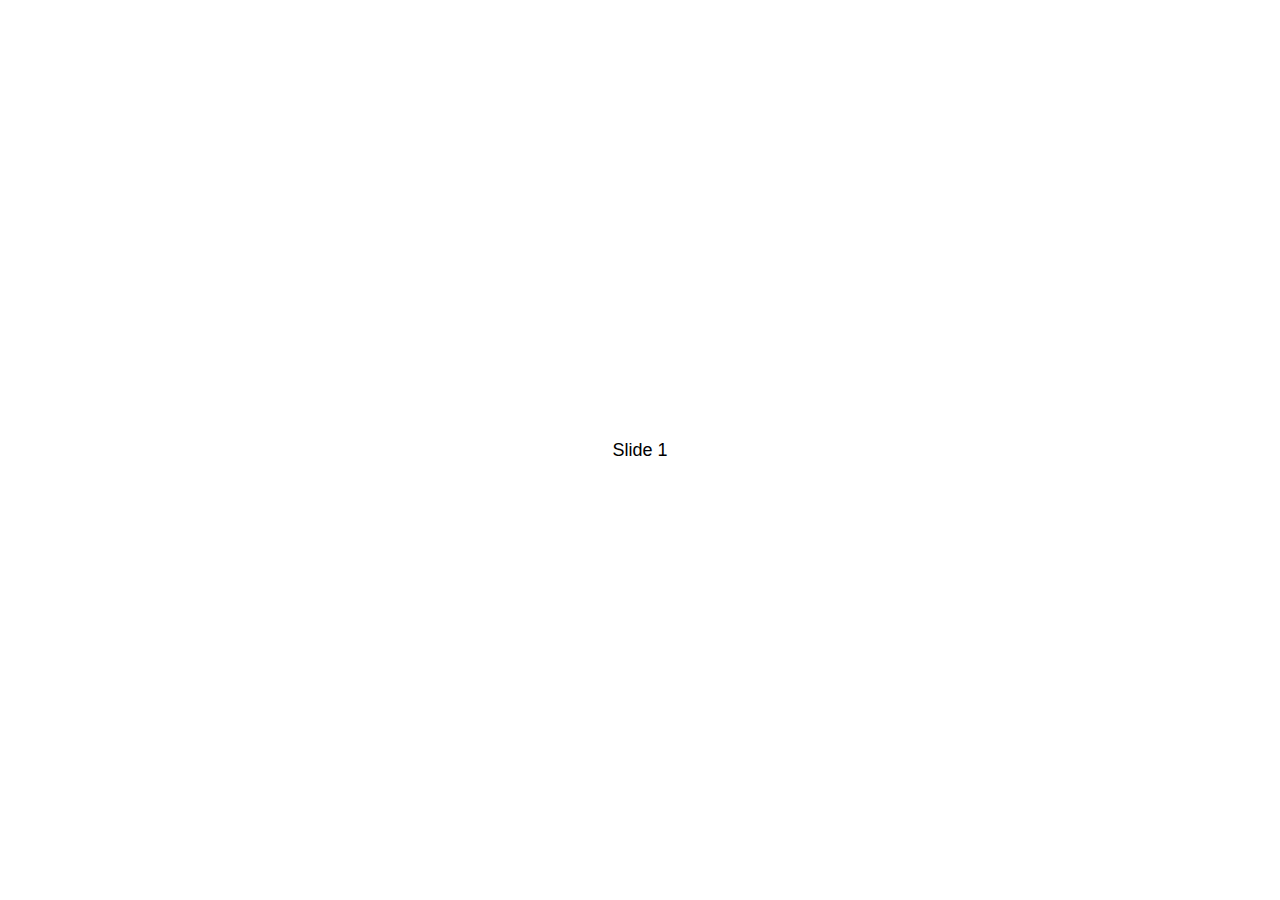
<file: swiper8/demo/010-default.html>
<!DOCTYPE html>
<html lang="en">
  <head>
    <meta charset="utf-8" />
    <title>Swiper demo</title>
    <meta
      name="viewport"
      content="width=device-width, initial-scale=1, minimum-scale=1, maximum-scale=1"
    />
    <!-- Link Swiper's CSS -->
    <link
      rel="stylesheet"
      href="../swiper-bundle.min.css"
    />

    <!-- Demo styles -->
    <style>
      html,
      body {
        position: relative;
        height: 100%;
      }

      body {
        background: #eee;
        font-family: Helvetica Neue, Helvetica, Arial, sans-serif;
        font-size: 14px;
        color: #000;
        margin: 0;
        padding: 0;
      }

      .swiper {
        width: 100%;
        height: 100%;
      }

      .swiper-slide {
        text-align: center;
        font-size: 18px;
        background: #fff;

        /* Center slide text vertically */
        display: -webkit-box;
        display: -ms-flexbox;
        display: -webkit-flex;
        display: flex;
        -webkit-box-pack: center;
        -ms-flex-pack: center;
        -webkit-justify-content: center;
        justify-content: center;
        -webkit-box-align: center;
        -ms-flex-align: center;
        -webkit-align-items: center;
        align-items: center;
      }

      .swiper-slide img {
        display: block;
        width: 100%;
        height: 100%;
        object-fit: cover;
      }
    </style>
  </head>

  <body>
    <!-- Swiper -->
    <div class="swiper mySwiper">
      <div class="swiper-wrapper">
        <div class="swiper-slide">Slide 1</div>
        <div class="swiper-slide">Slide 2</div>
        <div class="swiper-slide">Slide 3</div>
        <div class="swiper-slide">Slide 4</div>
        <div class="swiper-slide">Slide 5</div>
        <div class="swiper-slide">Slide 6</div>
        <div class="swiper-slide">Slide 7</div>
        <div class="swiper-slide">Slide 8</div>
        <div class="swiper-slide">Slide 9</div>
      </div>
    </div>

    <!-- Swiper JS -->
    <script src="../swiper-bundle.min.js"></script>

    <!-- Initialize Swiper -->
    <script>
      var swiper = new Swiper(".mySwiper", {});
    </script>
  </body>
</html>
</file>
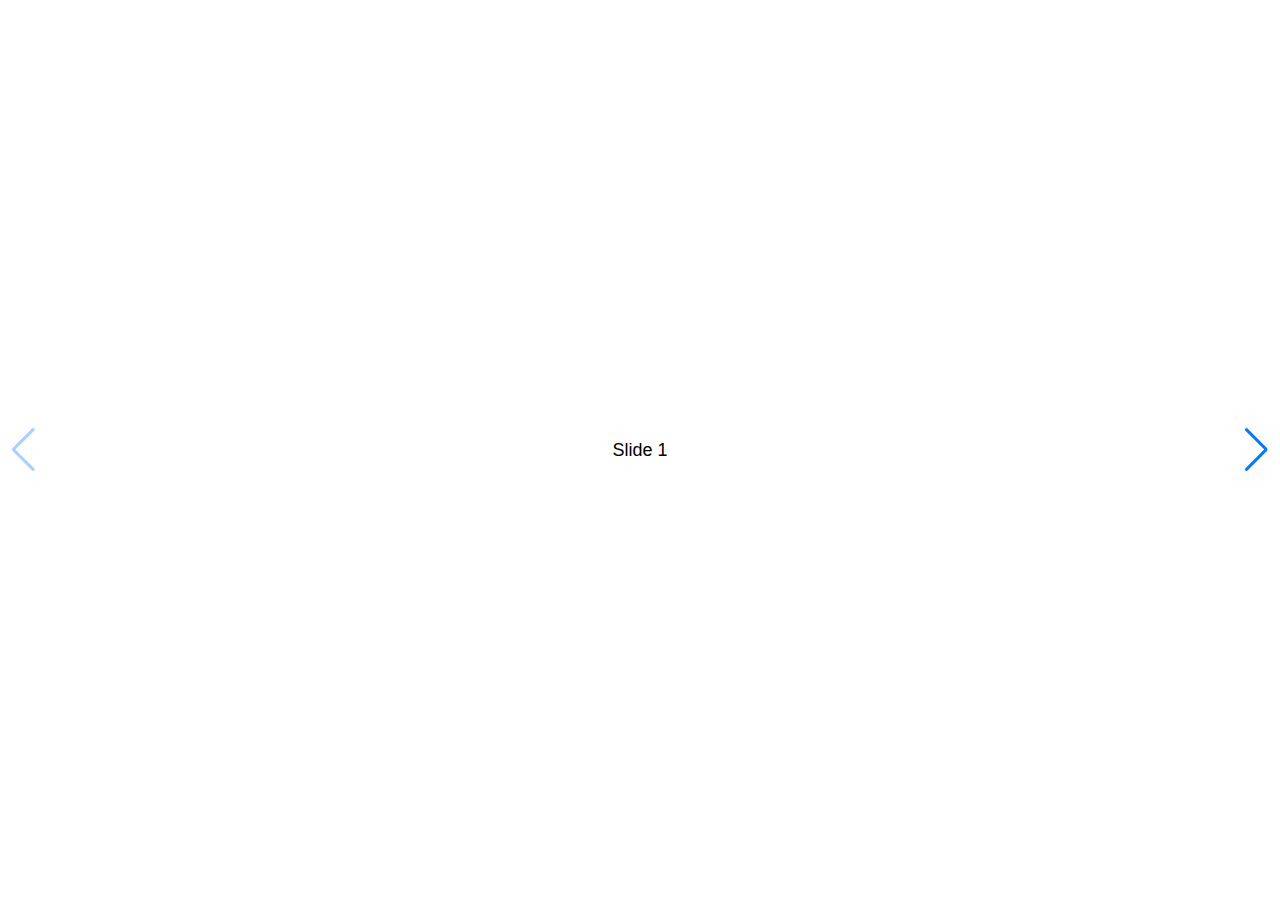
<file: swiper8/demo/020-navigation.html>
<!DOCTYPE html>
<html lang="en">
  <head>
    <meta charset="utf-8" />
    <title>Swiper demo</title>
    <meta
      name="viewport"
      content="width=device-width, initial-scale=1, minimum-scale=1, maximum-scale=1"
    />
    <!-- Link Swiper's CSS -->
    <link
      rel="stylesheet"
      href="../swiper-bundle.min.css"
    />

    <!-- Demo styles -->
    <style>
      html,
      body {
        position: relative;
        height: 100%;
      }

      body {
        background: #eee;
        font-family: Helvetica Neue, Helvetica, Arial, sans-serif;
        font-size: 14px;
        color: #000;
        margin: 0;
        padding: 0;
      }

      .swiper {
        width: 100%;
        height: 100%;
      }

      .swiper-slide {
        text-align: center;
        font-size: 18px;
        background: #fff;

        /* Center slide text vertically */
        display: -webkit-box;
        display: -ms-flexbox;
        display: -webkit-flex;
        display: flex;
        -webkit-box-pack: center;
        -ms-flex-pack: center;
        -webkit-justify-content: center;
        justify-content: center;
        -webkit-box-align: center;
        -ms-flex-align: center;
        -webkit-align-items: center;
        align-items: center;
      }

      .swiper-slide img {
        display: block;
        width: 100%;
        height: 100%;
        object-fit: cover;
      }
    </style>
  </head>

  <body>
    <!-- Swiper -->
    <div class="swiper mySwiper">
      <div class="swiper-wrapper">
        <div class="swiper-slide">Slide 1</div>
        <div class="swiper-slide">Slide 2</div>
        <div class="swiper-slide">Slide 3</div>
        <div class="swiper-slide">Slide 4</div>
        <div class="swiper-slide">Slide 5</div>
        <div class="swiper-slide">Slide 6</div>
        <div class="swiper-slide">Slide 7</div>
        <div class="swiper-slide">Slide 8</div>
        <div class="swiper-slide">Slide 9</div>
      </div>
      <div class="swiper-button-next"></div>
      <div class="swiper-button-prev"></div>
    </div>

    <!-- Swiper JS -->
    <script src="../swiper-bundle.min.js"></script>

    <!-- Initialize Swiper -->
    <script>
      var swiper = new Swiper(".mySwiper", {
        navigation: {
          nextEl: ".swiper-button-next",
          prevEl: ".swiper-button-prev",
        },
      });
    </script>
  </body>
</html>
</file>
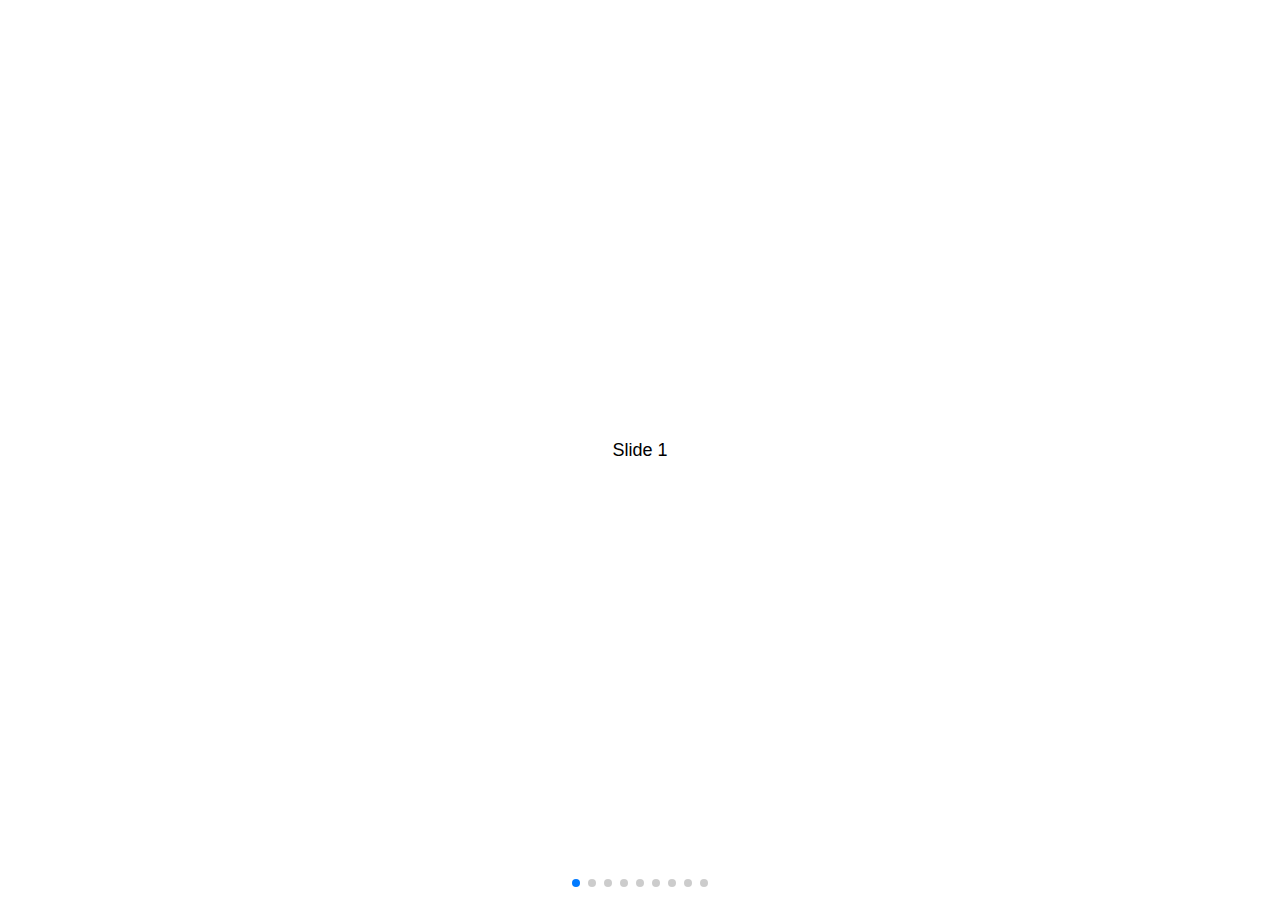
<file: swiper8/demo/030-pagination.html>
<!DOCTYPE html>
<html lang="en">
  <head>
    <meta charset="utf-8" />
    <title>Swiper demo</title>
    <meta
      name="viewport"
      content="width=device-width, initial-scale=1, minimum-scale=1, maximum-scale=1"
    />
    <!-- Link Swiper's CSS -->
    <link
      rel="stylesheet"
      href="../swiper-bundle.min.css"
    />

    <!-- Demo styles -->
    <style>
      html,
      body {
        position: relative;
        height: 100%;
      }

      body {
        background: #eee;
        font-family: Helvetica Neue, Helvetica, Arial, sans-serif;
        font-size: 14px;
        color: #000;
        margin: 0;
        padding: 0;
      }

      .swiper {
        width: 100%;
        height: 100%;
      }

      .swiper-slide {
        text-align: center;
        font-size: 18px;
        background: #fff;

        /* Center slide text vertically */
        display: -webkit-box;
        display: -ms-flexbox;
        display: -webkit-flex;
        display: flex;
        -webkit-box-pack: center;
        -ms-flex-pack: center;
        -webkit-justify-content: center;
        justify-content: center;
        -webkit-box-align: center;
        -ms-flex-align: center;
        -webkit-align-items: center;
        align-items: center;
      }

      .swiper-slide img {
        display: block;
        width: 100%;
        height: 100%;
        object-fit: cover;
      }
    </style>
  </head>

  <body>
    <!-- Swiper -->
    <div class="swiper mySwiper">
      <div class="swiper-wrapper">
        <div class="swiper-slide">Slide 1</div>
        <div class="swiper-slide">Slide 2</div>
        <div class="swiper-slide">Slide 3</div>
        <div class="swiper-slide">Slide 4</div>
        <div class="swiper-slide">Slide 5</div>
        <div class="swiper-slide">Slide 6</div>
        <div class="swiper-slide">Slide 7</div>
        <div class="swiper-slide">Slide 8</div>
        <div class="swiper-slide">Slide 9</div>
      </div>
      <div class="swiper-pagination"></div>
    </div>

    <!-- Swiper JS -->
    <script src="../swiper-bundle.min.js"></script>

    <!-- Initialize Swiper -->
    <script>
      var swiper = new Swiper(".mySwiper", {
        pagination: {
          el: ".swiper-pagination",
        },
      });
    </script>
  </body>
</html>
</file>
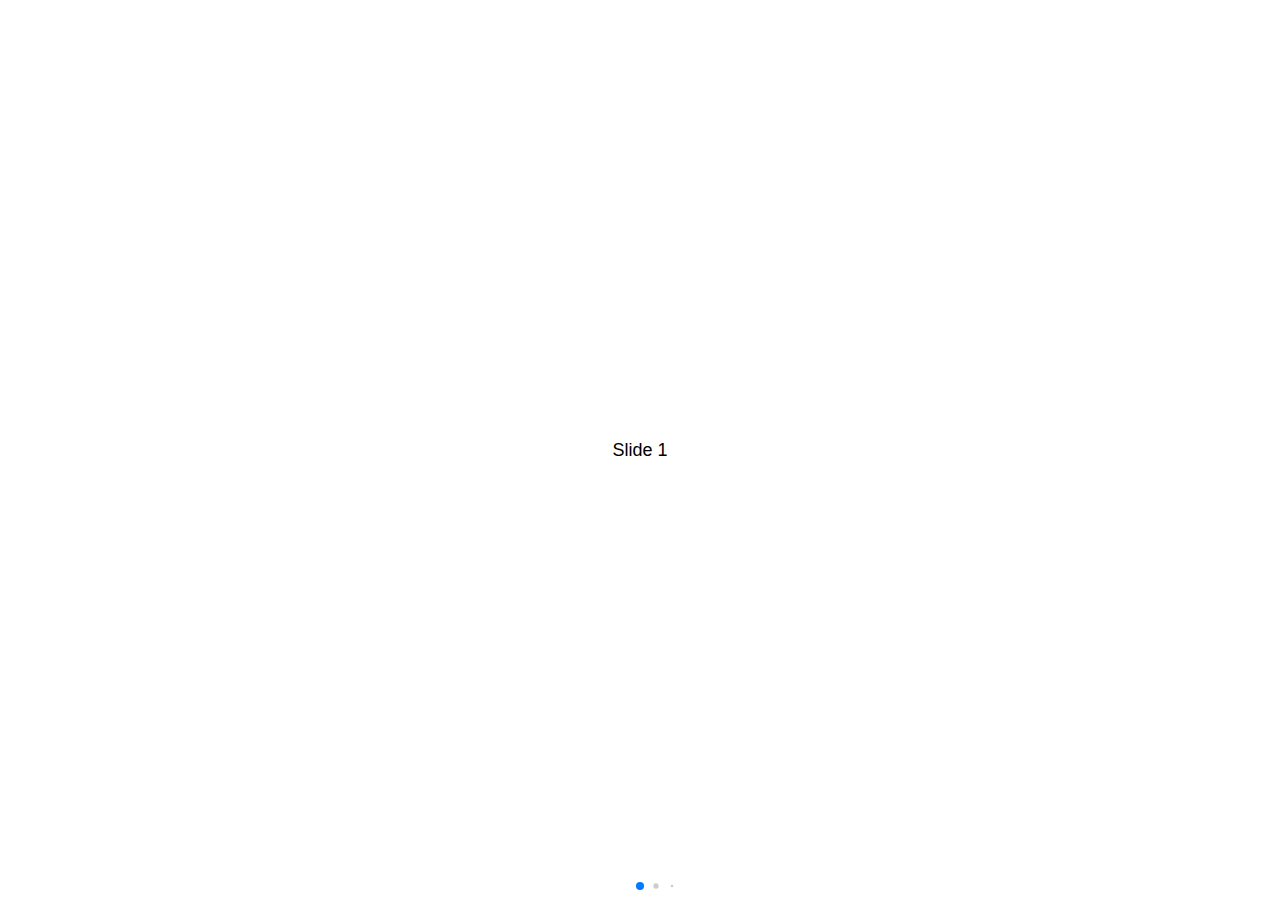
<file: swiper8/demo/040-pagination-dynamic.html>
<!DOCTYPE html>
<html lang="en">
  <head>
    <meta charset="utf-8" />
    <title>Swiper demo</title>
    <meta
      name="viewport"
      content="width=device-width, initial-scale=1, minimum-scale=1, maximum-scale=1"
    />
    <!-- Link Swiper's CSS -->
    <link
      rel="stylesheet"
      href="../swiper-bundle.min.css"
    />

    <!-- Demo styles -->
    <style>
      html,
      body {
        position: relative;
        height: 100%;
      }

      body {
        background: #eee;
        font-family: Helvetica Neue, Helvetica, Arial, sans-serif;
        font-size: 14px;
        color: #000;
        margin: 0;
        padding: 0;
      }

      .swiper {
        width: 100%;
        height: 100%;
      }

      .swiper-slide {
        text-align: center;
        font-size: 18px;
        background: #fff;

        /* Center slide text vertically */
        display: -webkit-box;
        display: -ms-flexbox;
        display: -webkit-flex;
        display: flex;
        -webkit-box-pack: center;
        -ms-flex-pack: center;
        -webkit-justify-content: center;
        justify-content: center;
        -webkit-box-align: center;
        -ms-flex-align: center;
        -webkit-align-items: center;
        align-items: center;
      }

      .swiper-slide img {
        display: block;
        width: 100%;
        height: 100%;
        object-fit: cover;
      }
    </style>
  </head>

  <body>
    <!-- Swiper -->
    <div class="swiper mySwiper">
      <div class="swiper-wrapper">
        <div class="swiper-slide">Slide 1</div>
        <div class="swiper-slide">Slide 2</div>
        <div class="swiper-slide">Slide 3</div>
        <div class="swiper-slide">Slide 4</div>
        <div class="swiper-slide">Slide 5</div>
        <div class="swiper-slide">Slide 6</div>
        <div class="swiper-slide">Slide 7</div>
        <div class="swiper-slide">Slide 8</div>
        <div class="swiper-slide">Slide 9</div>
      </div>
      <div class="swiper-pagination"></div>
    </div>

    <!-- Swiper JS -->
    <script src="../swiper-bundle.min.js"></script>

    <!-- Initialize Swiper -->
    <script>
      var swiper = new Swiper(".mySwiper", {
        pagination: {
          el: ".swiper-pagination",
          dynamicBullets: true,
        },
      });
    </script>
  </body>
</html>
</file>
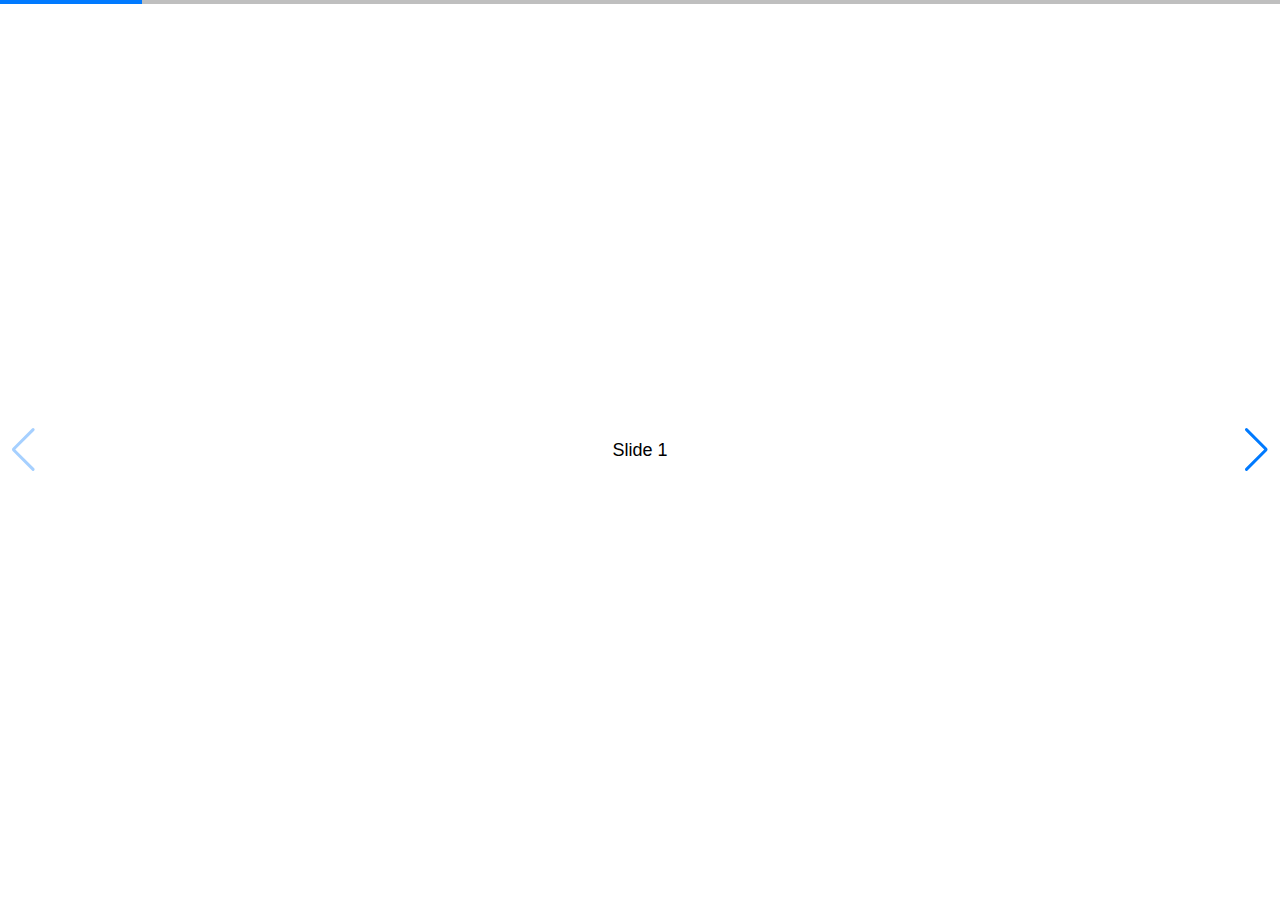
<file: swiper8/demo/050-pagination-progress.html>
<!DOCTYPE html>
<html lang="en">
  <head>
    <meta charset="utf-8" />
    <title>Swiper demo</title>
    <meta
      name="viewport"
      content="width=device-width, initial-scale=1, minimum-scale=1, maximum-scale=1"
    />
    <!-- Link Swiper's CSS -->
    <link
      rel="stylesheet"
      href="../swiper-bundle.min.css"
    />

    <!-- Demo styles -->
    <style>
      html,
      body {
        position: relative;
        height: 100%;
      }

      body {
        background: #eee;
        font-family: Helvetica Neue, Helvetica, Arial, sans-serif;
        font-size: 14px;
        color: #000;
        margin: 0;
        padding: 0;
      }

      .swiper {
        width: 100%;
        height: 100%;
      }

      .swiper-slide {
        text-align: center;
        font-size: 18px;
        background: #fff;

        /* Center slide text vertically */
        display: -webkit-box;
        display: -ms-flexbox;
        display: -webkit-flex;
        display: flex;
        -webkit-box-pack: center;
        -ms-flex-pack: center;
        -webkit-justify-content: center;
        justify-content: center;
        -webkit-box-align: center;
        -ms-flex-align: center;
        -webkit-align-items: center;
        align-items: center;
      }

      .swiper-slide img {
        display: block;
        width: 100%;
        height: 100%;
        object-fit: cover;
      }
    </style>
  </head>

  <body>
    <!-- Swiper -->
    <div class="swiper mySwiper">
      <div class="swiper-wrapper">
        <div class="swiper-slide">Slide 1</div>
        <div class="swiper-slide">Slide 2</div>
        <div class="swiper-slide">Slide 3</div>
        <div class="swiper-slide">Slide 4</div>
        <div class="swiper-slide">Slide 5</div>
        <div class="swiper-slide">Slide 6</div>
        <div class="swiper-slide">Slide 7</div>
        <div class="swiper-slide">Slide 8</div>
        <div class="swiper-slide">Slide 9</div>
      </div>
      <div class="swiper-button-next"></div>
      <div class="swiper-button-prev"></div>
      <div class="swiper-pagination"></div>
    </div>

    <!-- Swiper JS -->
    <script src="../swiper-bundle.min.js"></script>

    <!-- Initialize Swiper -->
    <script>
      var swiper = new Swiper(".mySwiper", {
        pagination: {
          el: ".swiper-pagination",
          type: "progressbar",
        },
        navigation: {
          nextEl: ".swiper-button-next",
          prevEl: ".swiper-button-prev",
        },
      });
    </script>
  </body>
</html>
</file>
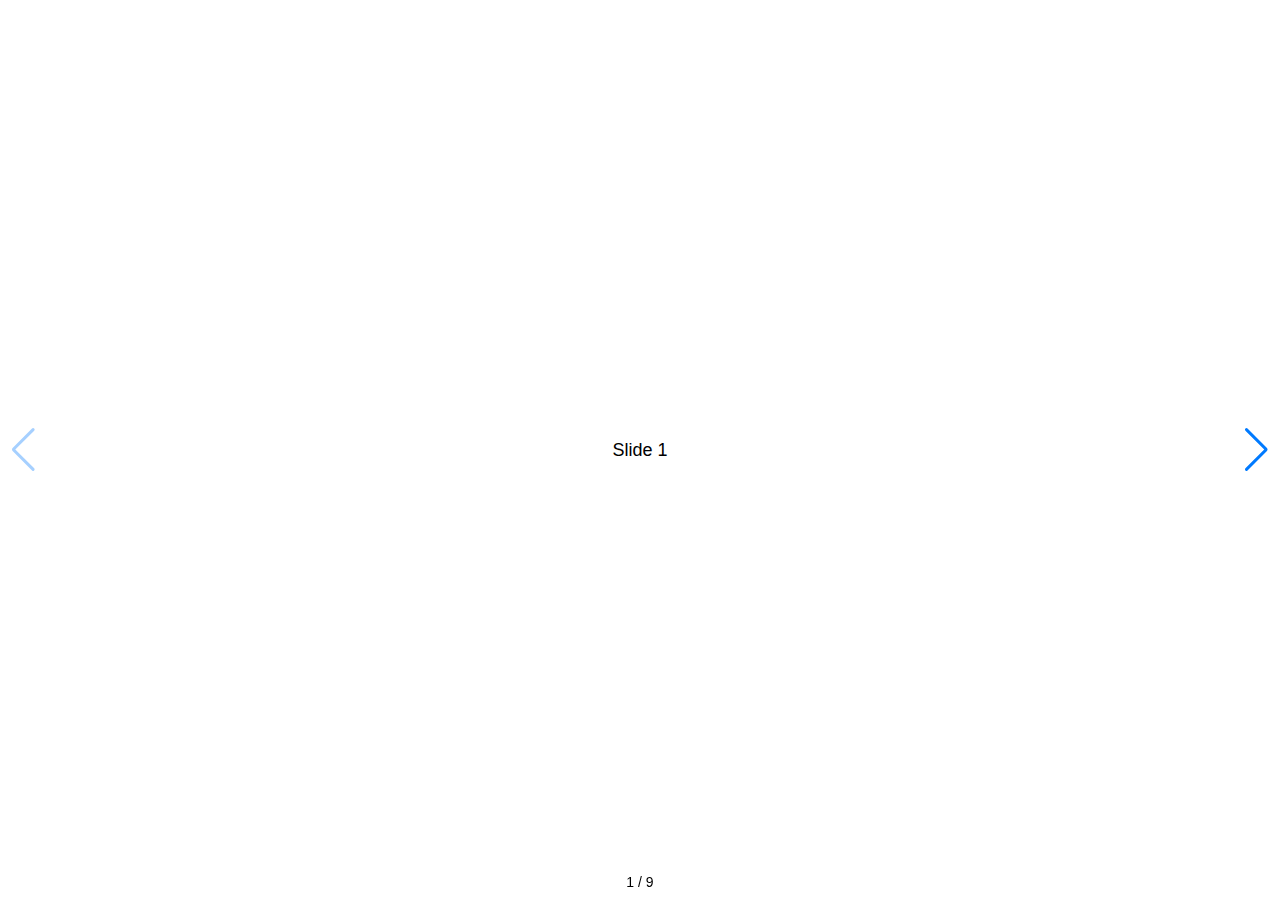
<file: swiper8/demo/060-pagination-fraction.html>
<!DOCTYPE html>
<html lang="en">
  <head>
    <meta charset="utf-8" />
    <title>Swiper demo</title>
    <meta
      name="viewport"
      content="width=device-width, initial-scale=1, minimum-scale=1, maximum-scale=1"
    />
    <!-- Link Swiper's CSS -->
    <link
      rel="stylesheet"
      href="../swiper-bundle.min.css"
    />

    <!-- Demo styles -->
    <style>
      html,
      body {
        position: relative;
        height: 100%;
      }

      body {
        background: #eee;
        font-family: Helvetica Neue, Helvetica, Arial, sans-serif;
        font-size: 14px;
        color: #000;
        margin: 0;
        padding: 0;
      }

      .swiper {
        width: 100%;
        height: 100%;
      }

      .swiper-slide {
        text-align: center;
        font-size: 18px;
        background: #fff;

        /* Center slide text vertically */
        display: -webkit-box;
        display: -ms-flexbox;
        display: -webkit-flex;
        display: flex;
        -webkit-box-pack: center;
        -ms-flex-pack: center;
        -webkit-justify-content: center;
        justify-content: center;
        -webkit-box-align: center;
        -ms-flex-align: center;
        -webkit-align-items: center;
        align-items: center;
      }

      .swiper-slide img {
        display: block;
        width: 100%;
        height: 100%;
        object-fit: cover;
      }
    </style>
  </head>

  <body>
    <!-- Swiper -->
    <div class="swiper mySwiper">
      <div class="swiper-wrapper">
        <div class="swiper-slide">Slide 1</div>
        <div class="swiper-slide">Slide 2</div>
        <div class="swiper-slide">Slide 3</div>
        <div class="swiper-slide">Slide 4</div>
        <div class="swiper-slide">Slide 5</div>
        <div class="swiper-slide">Slide 6</div>
        <div class="swiper-slide">Slide 7</div>
        <div class="swiper-slide">Slide 8</div>
        <div class="swiper-slide">Slide 9</div>
      </div>
      <div class="swiper-button-next"></div>
      <div class="swiper-button-prev"></div>
      <div class="swiper-pagination"></div>
    </div>

    <!-- Swiper JS -->
    <script src="../swiper-bundle.min.js"></script>

    <!-- Initialize Swiper -->
    <script>
      var swiper = new Swiper(".mySwiper", {
        pagination: {
          el: ".swiper-pagination",
          type: "fraction",
        },
        navigation: {
          nextEl: ".swiper-button-next",
          prevEl: ".swiper-button-prev",
        },
      });
    </script>
  </body>
</html>
</file>
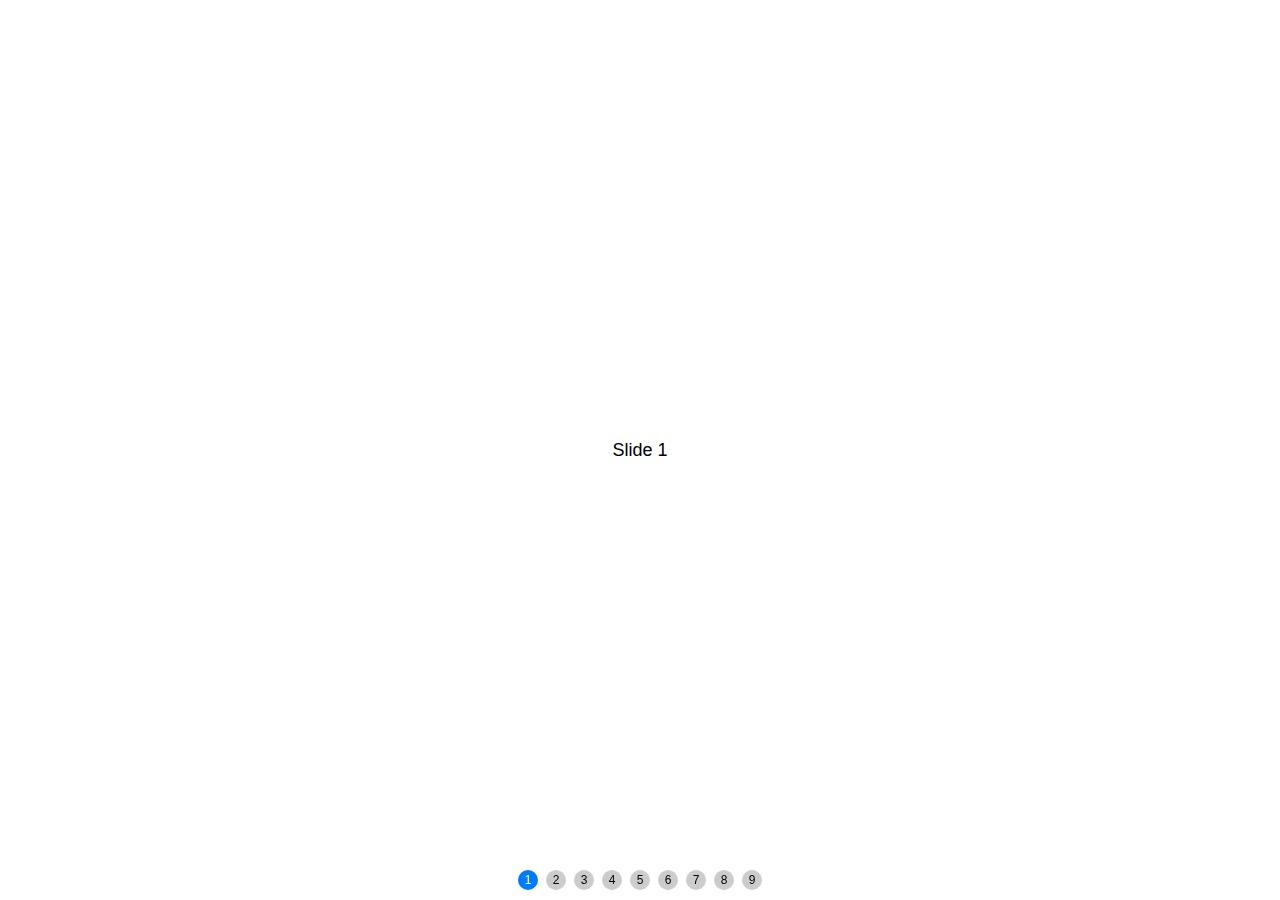
<file: swiper8/demo/070-pagination-custom.html>
<!DOCTYPE html>
<html lang="en">
  <head>
    <meta charset="utf-8" />
    <title>Swiper demo</title>
    <meta
      name="viewport"
      content="width=device-width, initial-scale=1, minimum-scale=1, maximum-scale=1"
    />
    <!-- Link Swiper's CSS -->
    <link
      rel="stylesheet"
      href="../swiper-bundle.min.css"
    />

    <!-- Demo styles -->
    <style>
      html,
      body {
        position: relative;
        height: 100%;
      }

      body {
        background: #eee;
        font-family: Helvetica Neue, Helvetica, Arial, sans-serif;
        font-size: 14px;
        color: #000;
        margin: 0;
        padding: 0;
      }

      .swiper {
        width: 100%;
        height: 100%;
      }

      .swiper-slide {
        text-align: center;
        font-size: 18px;
        background: #fff;

        /* Center slide text vertically */
        display: -webkit-box;
        display: -ms-flexbox;
        display: -webkit-flex;
        display: flex;
        -webkit-box-pack: center;
        -ms-flex-pack: center;
        -webkit-justify-content: center;
        justify-content: center;
        -webkit-box-align: center;
        -ms-flex-align: center;
        -webkit-align-items: center;
        align-items: center;
      }

      .swiper-slide img {
        display: block;
        width: 100%;
        height: 100%;
        object-fit: cover;
      }

      .swiper-pagination-bullet {
        width: 20px;
        height: 20px;
        text-align: center;
        line-height: 20px;
        font-size: 12px;
        color: #000;
        opacity: 1;
        background: rgba(0, 0, 0, 0.2);
      }

      .swiper-pagination-bullet-active {
        color: #fff;
        background: #007aff;
      }
    </style>
  </head>

  <body>
    <!-- Swiper -->
    <div class="swiper mySwiper">
      <div class="swiper-wrapper">
        <div class="swiper-slide">Slide 1</div>
        <div class="swiper-slide">Slide 2</div>
        <div class="swiper-slide">Slide 3</div>
        <div class="swiper-slide">Slide 4</div>
        <div class="swiper-slide">Slide 5</div>
        <div class="swiper-slide">Slide 6</div>
        <div class="swiper-slide">Slide 7</div>
        <div class="swiper-slide">Slide 8</div>
        <div class="swiper-slide">Slide 9</div>
      </div>
      <div class="swiper-pagination"></div>
    </div>

    <!-- Swiper JS -->
    <script src="../swiper-bundle.min.js"></script>

    <!-- Initialize Swiper -->
    <script>
      var swiper = new Swiper(".mySwiper", {
        pagination: {
          el: ".swiper-pagination",
          clickable: true,
          renderBullet: function (index, className) {
            return '<span class="' + className + '">' + (index + 1) + "</span>";
          },
        },
      });
    </script>
  </body>
</html>
</file>
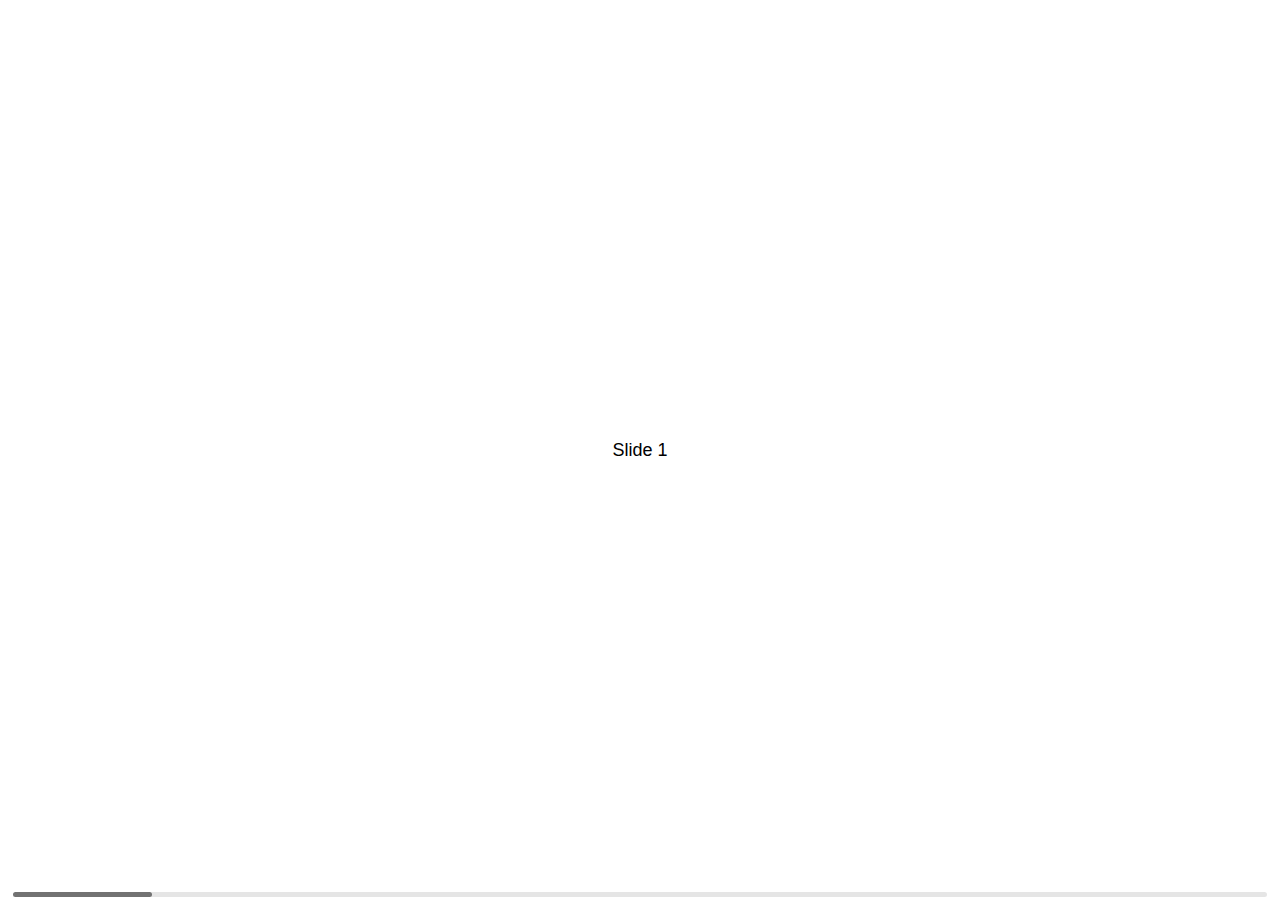
<file: swiper8/demo/080-scrollbar.html>
<!DOCTYPE html>
<html lang="en">
  <head>
    <meta charset="utf-8" />
    <title>Swiper demo</title>
    <meta
      name="viewport"
      content="width=device-width, initial-scale=1, minimum-scale=1, maximum-scale=1"
    />
    <!-- Link Swiper's CSS -->
    <link
      rel="stylesheet"
      href="../swiper-bundle.min.css"
    />

    <!-- Demo styles -->
    <style>
      html,
      body {
        position: relative;
        height: 100%;
      }

      body {
        background: #eee;
        font-family: Helvetica Neue, Helvetica, Arial, sans-serif;
        font-size: 14px;
        color: #000;
        margin: 0;
        padding: 0;
      }

      .swiper {
        width: 100%;
        height: 100%;
      }

      .swiper-slide {
        text-align: center;
        font-size: 18px;
        background: #fff;

        /* Center slide text vertically */
        display: -webkit-box;
        display: -ms-flexbox;
        display: -webkit-flex;
        display: flex;
        -webkit-box-pack: center;
        -ms-flex-pack: center;
        -webkit-justify-content: center;
        justify-content: center;
        -webkit-box-align: center;
        -ms-flex-align: center;
        -webkit-align-items: center;
        align-items: center;
      }

      .swiper-slide img {
        display: block;
        width: 100%;
        height: 100%;
        object-fit: cover;
      }
    </style>
  </head>

  <body>
    <!-- Swiper -->
    <div class="swiper mySwiper">
      <div class="swiper-wrapper">
        <div class="swiper-slide">Slide 1</div>
        <div class="swiper-slide">Slide 2</div>
        <div class="swiper-slide">Slide 3</div>
        <div class="swiper-slide">Slide 4</div>
        <div class="swiper-slide">Slide 5</div>
        <div class="swiper-slide">Slide 6</div>
        <div class="swiper-slide">Slide 7</div>
        <div class="swiper-slide">Slide 8</div>
        <div class="swiper-slide">Slide 9</div>
      </div>
      <div class="swiper-scrollbar"></div>
    </div>

    <!-- Swiper JS -->
    <script src="../swiper-bundle.min.js"></script>

    <!-- Initialize Swiper -->
    <script>
      var swiper = new Swiper(".mySwiper", {
        scrollbar: {
          el: ".swiper-scrollbar",
          hide: true,
        },
      });
    </script>
  </body>
</html>
</file>
<file: css/京东初始化代码.css>
/* 把所有的标签内外边距清零 */
*{
    margin:0;
    padding:0
}
/* em 和i 斜体的文字不倾斜 */
em,i{
    font-style:normal
}
/* 去掉li的小圆点 */
li{
    list-style:none
}

img{
    /* 照顾低版本浏览器 */
    border:0;
    /* 取消图片底侧有空白缝隙的问题 */
    vertical-align:middle
}


button{
    /* 当我们鼠标经过button 按钮时，鼠标变成小手 */
    cursor:pointer
}

a{
    color:#ffffff;
    text-decoration:none;
}

/* a:hover{
    color:#c81623
} */

button,input{
    font-family:Microsoft YaHei,Heiti SC,tahoma,arial,Hiragino Sans GB,"\5B8B\4F53",sans-serif
}

body{
    -webkit-font-smoothing:antialiased;
    /* background-color:font:12px/1.5 Microsoft YaHei,Heiti SC,tahoma,arial,Hiragino Sans GB,"\5B8B\4F53",sans-serif;color:#666 */
}

.hide,.none{
    display:none
}

/* 清除浮动 */
.clearfix:after{visibility:hidden;
    clear:both;
    display:block;
    content:".";height:0}
.clearfix{*zoom:1}
</file>
<file: css/public.css>
@font-face {
    font-family: 'icomoon';
    src:  url('../fonts/icomoon.eot?2uw7pd');
    src:  url('../fonts/icomoon.eot?2uw7pd#iefix') format('embedded-opentype'),
      url('../fonts/icomoon.ttf?2uw7pd') format('truetype'),
      url('../fonts/icomoon.woff?2uw7pd') format('woff'),
      url('../fonts/icomoon.svg?2uw7pd#icomoon') format('svg');
    font-weight: normal;
    font-style: normal;
    font-display: block;
  }
body{
    background-color: #f2f2f2;
}

   /* 1.头部  */
.herder{
    height: 110px;
    background-color:#242424;

}
.herder_2{
    width: 1100px;
    height: 80px;
    margin: 0 auto;
    background-color:#242424;

}
.herder_2 ul li{
	position: relative;
    float: left;
    height: 100%;
    padding: 0 15px;
    font-size: 15px;
    line-height: 80px;
}
.herder_2 ul li:nth-child(n+3) a{
    color: #cccccc;
}
.icon:nth-child(3){
    color: #ffffff;
	background-color: #000000;
}
.icon:nth-child(3) a{
    color: #ffffff!important;
}
.icon:hover:nth-child(n+3){
    color: #ffffff;
	background-color: #000000;
}
.icon:hover:nth-child(n+3) a{
    color: #ffffff;
}
.herder_2 ul li:nth-child(1) img{
  width: 50px;
  height: 50px;
  border-radius: 50%;
}
.herder_2>ul>li:nth-child(1){
   padding: 0 0;
}
.herder_2>ul>li:nth-child(2){
   font-size: 20px;
   font-weight: 700;
 }
 .herder_2 ul li em img{
     width: 30px;
 }
.herder_2 ul li em{
        position: absolute;
        /* 绝对定位 */
        top: -5px;
        right: -25px;
}
.herder_2 ul li input{
    margin: 0 0 0 50px;
    padding: 0 5px 0 30px;
    width: 120px;
    height: 30px;
    border-radius: 50px;
    resize: none;
    color: #9b9b9b;
    font-size: 12px;
    outline: none;
}
.herder_2 ul li:nth-child(10) a{
    font-size: 14px;
    padding: 5px 12px;
	border: 1px solid #4f4f4f;
    border-radius: 30px;
}
.herder_2 ul li:hover:nth-child(10) a{
    color: #ffffff;
	border: 1px solid #ffffff;
}
.herder_2 ul li:nth-child(11) a{
    color: #787878;
    text-decoration: dashed;
}
.herder_2 ul li:hover:nth-child(11) a{
    color: #787878;
    text-decoration: underline;
}
i{
    position: absolute;
    top: 2px;
    left: 75px;
    font-family: 'icomoon';
}
.herder_3{
    /* width: 100%; */
    background-color:#c20c0c;
}
.herder_3_1{
    width: 1100px;
    background-color:#c20c0c;
    margin: 0 auto;
}
.herder_3 ul{
    position: relative;
    text-align: center;
    height: 30px;
    margin-left: 180px;
    width: 600px;
}
.herder_3 ul li{
    float: left;
    margin: 0 20px;
    color: #ffffff;
    font-size: 10px;
    line-height: 18px;
    height: 20px;
    margin-top: 7px;
    width: 55px;
}
.herder_3 ul i{
    position: absolute;
    top: -10px;
    width: 0;
    height: 0;
    border: 5px solid transparent;
    border-bottom-color: #c20c0c;
    margin-left: -30px;
}
.herder_3 ul li:nth-child(2){
    background-color: #9b0909;
    border-radius: 50px;
}
.herder_3 ul li:hover:nth-child(n+2){
    background-color: #9b0909;
    border-radius: 50px;
}


/* 尾部 */
.footer{
    width: 980px;
	margin: auto;
    background-color: #f5f5f5; 
    height: 150px;
}

.footer_center{
    float: left;
    width: 980px;
    background-color: #f5f5f5; 
    height: 150px;
    font-size: 12px;
}
.footer_center_a{
    width: 530px;
    height: 100%;
    float: left;
}
.footer_center ul{
    width: 525px;
}
.footer_center ul li{
    float: left;
    color: #000;
    color: #999999;
    padding: 10px 0;
}

.footer_center ul li a{
    padding: 0 5px;
    color: #999999;
}
.footer_center span:hover a,
.footer_center ul li:hover a{
    text-decoration:underline;
}
.footer_center_2{
    width: 525px;
    height: 50px;
    float: left;
}
.footer_center span{
    display: block;
    margin-top: 10px;
    margin-left: 5px;
}
.footer_center_b{
    float: left;
    width: 440px;
    height: 100%;
    float: right;
}
.footer_center span a{
    color: #666666;
}

.footer_center_b ol em{
    font-family: 'icomoon';
    font-size: 40px;
    float: left;
    margin: 35px 0 5px 35px;
    color: #cdcdcd;
}
.hhhhh span{
    float: left;
    font-family: 'icomoon';
    margin-top: 5px;
    font-size: 12px;
    color: #7f7f7f;
}
.hhhhh span:nth-child(1){
    margin-left: 7px;
}
.hhhhh span:nth-child(2){
    margin-left: 12px;
}
.hhhhh span:nth-child(3){
    margin-left: 25px;
}
.hhhhh span:nth-child(4){
    margin-left: 30px;
}
.hhhhh span:nth-child(5){
    margin-left: 36px;
}
/* 版心 */
.w{
	width: 1200px;
	margin: auto;  
}
.main{
    width: 980px;
    height: 1280px;   
    border: 2px solid #d9d9d9;
}

/* 底部按钮 */
.btns{
    width: 100%;
    height: 37px;
    float: left;
    line-height: 37px;
    text-align: center;
}
.btns button{
    width: 23px;
    height: 23px;
    border: 1px solid #cccccc;
    font-size: 12px;
}
.btns button:first-child{
    width: 60px;
}
.btns button:last-child{
    width: 60px;
}
.btns button:hover{
    border: 1px solid #666666;
}
.btns button:nth-child(2){
    background-color: #cc0b11;
    color:white;
}
</file>
<file: css/index.css>
@font-face {
    font-family: 'icomoon';
    src:  url('../fonts/icomoon.eot?2uw7pd');
    src:  url('../fonts/icomoon.eot?2uw7pd#iefix') format('embedded-opentype'),
      url('../fonts/icomoon.ttf?2uw7pd') format('truetype'),
      url('../fonts/icomoon.woff?2uw7pd') format('woff'),
      url('../fonts/icomoon.svg?2uw7pd#icomoon') format('svg');
    font-weight: normal;
    font-style: normal;
    font-display: block;
  }


 


/* 2.轮播图 */

.main{
    height: 280px;   
    margin: 0 auto;
}

.main_center{
    width: 980px;
    height: 280px;   
    margin: 0 auto;
}

.main_center_1{
    float: left;
    width: 75.5%;
    height: 280px;  
}

.main_center_2{
    position: relative;
    float: left;
    width: 24.5%;
    height: 280px;  
}
.main_center_2 img{
    width: 100%;
    height: 100%;
    display: block;
}

.main_center_2 em{
    position: absolute;
    top: 16px;
    left: 25px;
    font-family: 'icomoon';
    color: white;
    font-size: 25px;
    /* 电脑没有字体，指定一个字体 */
    
}
.main_center_2>i{
    width: 85%;
    /* width: 290px; */
    height: 56px;
    background-color:#317fd4;
    margin-top: 180px;
    margin-left: -58px;
}

.main_center_2 i:hover{
    background-color: #205db6;
}


.main_center_2>i a{
    font-size: 22px;
    margin-left: 53px;
    line-height: 50px;
    font-weight: 300;
}

/* 轮播图 */
.swiper {
    width: 100%;
    height: 100%;
  }
  .swiper-slide {
    text-align: center;
    font-size: 18px;
    background: #fff;

    /* Center slide text vertically */
    display: -webkit-box;
    display: -ms-flexbox;
    display: -webkit-flex;
    display: flex;
    -webkit-box-pack: center;
    -ms-flex-pack: center;
    -webkit-justify-content: center;
    justify-content: center;
    -webkit-box-align: center;
    -ms-flex-align: center;
    -webkit-align-items: center;
    align-items: center;
  }
  .swiper-slide img {
    display: block;
    width: 100%;
    height: 100%;
    object-fit: cover;
  }




  /* 3.主体内容 */

.main_2{
    width: 980px;
    background-color: #ffffff;
    height: 1760px;
    border: 1px solid #d3d3d3;
    margin: 0 auto;

}


.main_2_center{
    width: 980px;
    height: 1760px;
    float: left;
    min-width: 500px;
    border: 1px solid #d4d4d4;

}

.main_2_center_left{
    float: left;
    /* width: 73.5%; */
    width: 753px;
    height: 600px;

}
.main_2_center_right{
    float: right;
    width: 220px;
    height: 1760px;  
    background-color: #ffffff;
    border-left: 1px solid #d4d4d4;
}
.upper{
    width: 95%;
    height: 50px;
    margin-top: 15px;
    border-bottom: 2px solid red;
    margin-left: 15px;
    margin-right: 15px;
}

.upper h3{
    float: left;
    font-size: 25px;
    /* font-weight: 300; */
    line-height: 45px;
}

.upper  span{
    color:#c10e0d;
    font-family: 'icomoon';
    float: left;
    margin: 15px 15px;
}

.upper ul li{
     float: left;
    line-height: 45px;
   color: #747774;

}
.upper ul li a{
    margin: 0 15px; 
   color: #747774;
}
.upper ul li:hover a{
    text-decoration: underline;
}

.upper h5{
    float: right;
    line-height: 45px;
    margin-right: 5px;
    font-weight: 300;
}
.upper h5:hover{
    text-decoration: underline;
}
.upper em{
    color:red;
    font-family: 'icomoon';
    float: right;
    line-height: 50px;
    font-size: 12px;
    font-weight: 700;
}

.lower{
    /* width: 90%; */
    width: 755px;
    height: 520px;
    margin: 0 auto; 
}
.aaa{
    float: left;
    width: 150px;
    height: 150px;
    margin: 34px 15px 66px 18px;
    
}
.aaa img{
    float: left;
    width: 100%;
}
.aaa a{
    color: #000;
    font-size: 15px;
}
.aaa a:hover{
    text-decoration: underline;
}
.bbb{
    position: relative;
}
.bbb>i{
    position: absolute;
    background-color: rgba(0, 0, 0, 0.4);
    width: 100%;
    margin: 0 -75px;
    top: 120px;
    color: #cccccc;
    height: 30px;
    line-height: 30px;
}
.bbb>i>i{
    float: left;
    font-family: 'icomoon';
    font-size: 12px;
    left: 5px;

}
.bbb>i>span{
    font-size: 12px;
    margin-left: 25px;
}
.bbb>i>em{
    float: right;
    margin-right:10px;
}
.bbb>i>em:hover{
    color: #fdfdfd;
}

.con{
    width: 100%;
    height: 350px;
}
.con_1{
    width: 90%;
    height: 230px;
    background-color: #f5f5f5;
    margin: 30px 43px;
}
.con_2{
    width: 100%;
    height: 180px;
    float: left;
}
.con_a{
    width: 100px;
    height: 150px;
    position: relative;
    float: left;
    margin: 30px 16px;
}
.con_a img{
    width: 100px;
    height: 100px;
}
.con_a a{
    color: #000;
    font-size: 12px;
    width: 50px;
    white-space: nowrap;
    overflow: hidden;
    text-overflow: ellipsis;
    font-size: 10px;
}
.con_a span{
    float: left;
    width: 105px;
    white-space: nowrap;
    overflow: hidden;
    text-overflow: ellipsis;
    font-size: 10px;
}
.con_1>div>div:hover em{
    display:block;
}
.con_a a:hover{
    text-decoration:underline;
}
.con_a  em{
    font-family: 'icomoon';
    position: absolute;
    font-size: 20px;
    top: 70px; 
    left: 1px;
    color: #d7d8d7;
    display: none;
}



.con1{
    width: 95%;
    height: 950px;
    /* background-color: #f4f4f4; */
    /* border: 1px solid black; */
    margin: 0 15px;
}


.down{
    width: 95%;
    height: 650px;
    /* background-color: #f4f4f4; */
    margin: 30px 15px;
}

.down_left{
    width: 33%;
    height: 650px;
    float: left;
    background-color: red;
    position: relative;
}
.top1{
    float: left;
    width: 100%;
    height: 150px;
    background-color: #f4f4f4;
    border: 1px solid #c3c3c3;
    border-bottom: none;
}
.down_left img{
    float: left;
    width: 100px;
    height: 100px;
    margin: 30px 30px;
}
.down_left h3{
    float: left;
    margin-top: 35px;
    margin-left: -10px;
}
.down_left span em{
    display: block;

    float: left;
    font-family: 'icomoon';
    font-size: 25px;
    margin-top: 70px;
    margin-left: -59px;
    color: #c1c1c1;
}
.down_left span i{
    position: absolute;
    font-family: 'icomoon';
    font-size: 25px;
    margin-top: 68px; 
     margin-left: 115px;
    color: #c1c1c1;
}
.down_left span em:hover{
    color: #9b9b9b;
}
.down_left span i:hover{
    color: #9b9b9b;
}

.down1{
    float: left;
    width: 100%;
    height: 500px;
    background-color: #f4f4f4;
    border: 1px solid #c3c3c3;
    border-top: none;

}

.down1 ul li:nth-child(n+1){
    color: #c30d0c;
    font-size: 20px;
    padding: 10px 30px;
}
.down1 ul li:nth-child(n+4){
    color: #000000;
}

.down1>ul>li>a{
    color: #000000;
    margin-left: 15px;
    font-size: 16px;
}
.down1>ul>li>a:hover{
    text-decoration: underline;
}

.down1 ul li:nth-child(odd){
    background-color: #e8e8e8;
}
.down1 ul li:nth-child(11) a{
    background-color: #e8e8e8;
    margin-left: 87px;
}


.login—a{
    width: 100%;
    height: 110px;
    background-color: #e1e1e1;
}
.login—a h5{
    /* padding: 16px 47px; */
    padding-top: 25px;
    padding-left: 12px;
    font-weight: 300;
    color: #666666;
    font-size: 12px;
}
.login-header button{
    width: 60px;
    height: 30px;
    font-weight: 300;
    color: #ffffff;
    background-color: #c1090e;
    margin: 11px 73px;
    border: none;
    font-size: 12px;
    border-radius: 11%;
    box-shadow: 4px 3px 5px 2px rgb(0 0 0 / 50%);
}
.login-header button:hover{
    background-color: #f02d34;
}



/* 登录框开始 */

.login-header {
    width: 100%;
    text-align: center;
    height: 30px;
    font-size: 24px;
    line-height: 30px;
}    
.login {
    display: none;
    width: 512px;
    height: 280px;
    position: fixed;
    border: #ebebeb solid 1px;
    left: 50%;
    top: 50%;
    background: #ffffff;
    box-shadow: 0px 0px 20px #ddd;
    z-index: 9999;
    transform: translate(-50%, -50%);
}

.login-title {
    width: 100%;
    margin: 10px 0px 0px 0px;
    text-align: center;
    line-height: 40px;
    height: 40px;
    font-size: 18px;
    position: relative;
    cursor: move;
}

.login-input-content {
    margin-top: 20px;
}

.login-button {
    width: 50%;
    margin: 30px auto 0px auto;
    line-height: 40px;
    font-size: 14px;
    border: #ebebeb 1px solid;
    text-align: center;
}

.login-bg {
    display: none;
    width: 100%;
    height: 100%;
    position: fixed;
    top: 0px;
    left: 0px;
    background: rgba(0, 0, 0, .3);
}
.close-login,
.login-button a {
    text-decoration: none;
    color: #000000;
}

.login-button a {
    display: block;
}

.login-input input.list-input {
    float: left;
    line-height: 35px;
    height: 35px;
    width: 350px;
    border: #ebebeb 1px solid;
    outline: none;
    text-indent: 5px;
}

.login-input {
    overflow: hidden;
    position: relative;
    margin: 0px 0px 20px 0px;
}
.login-input img {
    position: absolute;
    top: 8px;
    right: 66px;
    width: 24px;
}
.login-input label {
    float: left;
    width: 90px;
    padding-right: 10px;
    text-align: right;
    line-height: 35px;
    height: 35px;
    font-size: 14px;
}
.login-title span {
    position: absolute;
    font-size: 12px;
    right: -20px;
    top: -30px;
    background: #ffffff;
    border: #ebebeb solid 1px;
    width: 40px;
    height: 40px;
    border-radius: 20px;
}


/* 登录框结束 */



.login_down{
    width: 100%;
    height: 810px;
    background-color: #ffffff;
}
.down_a{
    width: 90%;
    height: 50px;
    border-bottom: 1px solid #666666;
    margin: 0 15px;
}
.login_down h5{
    float: left;
    margin: 22px 0;
}
.login_down a{
    float: right;
    margin: 22px 0;
    color: #666666;
}
.login_down a:hover{
    text-decoration: underline;
}

.down_b_1{
    width: 90%;
    height: 100px;
    background-color: #f4f4f4;
    margin: 0 15px;
    margin-top: 30px;
}
.down_b_1 img{
    width: 70px;
    height: 70px;
    float: left;
}
.down_b_1 h3{
    float: left;
    margin: 10px 12px;
    color: #333333;
    font-size: 12px;
}
.down_b_1 span{
    font-size: 12px;
    width: 106px;
    margin-top: 11px;
    margin-left: 5px;
    float: left;
    color: #989a98;
    white-space: nowrap;
    overflow: hidden;
    text-overflow: ellipsis;
}
.down_b_1:hover{
    background-color: #e1e1e1
}
.down_b>input{
    margin-top: 20px;
    margin-left: 15px;
    padding: 7px 40px;
    border: 1px solid #e1e1e1;
    border-radius: 5%;
}
.down_b>input:hover{
    background-color: #ffffff;
    border: 1px solid #989a98;
    padding: 7px 40px;
    border-radius: 5%;
}

.down_b_2{
    float: left;
    width: 90%;
    height: 80px;
    margin: 0 15px;
    margin-top: 10px;
}

.down_b_2 img{
    width: 50px;
    height: 50px;
    float: left;
}
.down_b_2 h5{
    float: left;
    margin: 5px 10px;
    color: #333333;
    font-size: 10px;
}
.down_b_2 h5:hover{
    text-decoration: underline;
}

.down_b_2 span{
    width: 146px;
    margin: 100px auto;
    float: left;
    margin: -17px 56px;
    color: #989a98;
    white-space: nowrap;
    overflow: hidden;
    text-overflow: ellipsis;
    font-size: 10px;
}



/* 返回顶部按钮 */
.slider-bar {
    position: relative;
    left: 50%;
    margin-left: 500px;
    width: 45px;
    /* height: 200px; */
    
}

.slider-bar>span {
    display: none;
    position: absolute;
    /* bottom: 0px; */
    background-color: #f2f2f2;
    font-size: 15px;
    padding: 5px 10px;
    border: 1px solid #d2d2d2;
    color: #787878;
}

.slider-bar>span:hover{
    background-color:#ededed;
}

.slider-bar em {
    font-family: 'icomoon';
    float: left;
    font-size: 15px;
    margin-left: 6px;
}
</file>
<file: css/index2.css>
.w{
	/* width: 1200px; */
	margin: auto;
}
.headr{
	height: 42px;
	/* ackground-color: pink; */
	margin: 30px auto;
}
body{
    background-color: #f5f5f5;
}



/* 主体部分 */

.main_middle{
    width: 980px;
    height: 1280px;   
    background-color: #ffffff;
}
.middle_a{
    width: 300px;
    height: 100%;
    float: left;
    background-color: #f9f9f9;
    border-right: 2px solid #d9d9d9;
}
.middle_a h5{
    font-size: 15px;
    margin: 40px 167px 25px 22px;
}
.middle_a ul li{
    width: 100%;
    height: 60px;
}
.middle_a ul li img{
    float: left;
    width: 40px;
    height: 40px;
    margin: 9px 10px 10px 30px;
}
.middle_a ul li a{
    float: left;
    color: #000000;
    font-size: 12px;
    margin-top: 8px!important;
}
.middle_a ul li p{
    color: #999999;
    float: left;
    font-size: 12px;
    margin: 30px 0px 0px -37px;
}
/* .middle_a ul li:nth-child(1){
    background-color: #e6e6e6;
} */
.middle_a ul li:hover{
    background-color: #e6e6e6;
}





/* 2-2.主体内容右边 */

.middle_b{
    width: 630px;
    height: 100%;
    float: left;
    background-color: #ffffff;
    margin-left: 40px;
    
}
.middle_b1{
    /* width: 100%; */
    height: 220px;
    background-color: white;
}

.middle_b1  img{
    float: left;
    width: 150px;
    height: 150px;
    border: 1px solid #999999;
    margin-top: 40px;
    padding: 2px;
}
.middle_b1  h5{
    float: left;
    color: #000000;
    font-size: 22px;
    margin: 60px 30px;
    font-weight: normal;
}
.middle_b1 em{
    /* position: absolute; */
    top: 116px;
    left: 25px;
    font-family: 'icomoon';
    color: #666666;
    font-size: 15px;
    float: left;
    margin: 102px -90px;
}
.middle_b1 p{
    float: left;
    color: #666666;
    font-size: 15px;
    margin: 100px -70px;

}

.middle_b1 ul li {
    width: 70px;
    height: 30px;
    background-color: #2778c6;
    float: left;
    margin: 150px 190px;
    position: absolute;
    border-radius: 5px;
}
.middle_b1 ul li a:hover{
    background-color: #5ba1e2;
}

.middle_b1 a{
    line-height: 30px;
    color: white;
    padding: 5px 9px 5px 25px;
    font-size: 12px;
}
.middle_b1  i{
    position: absolute;
    font-family: 'icomoon';
    /* color: #666666; */
    color: white;
    font-size: 15px;
    margin: 0px -70px;
    line-height: 30px;
}
.middle_b1 ul li span{
    position: absolute;
    font-family: 'icomoon';
    color: white;
    font-size: 12px;
    background-color: #2778c6;
    width: 30px;
    height: 30px;
    line-height: 30px;
    text-align: center;
    border-left: 1px solid #255e95;
    border-radius: 5px;
}
.middle_b1 span:hover {
    background-color: #5ba1e2;
}
.middle_b1 ul li:nth-child(2){
    width: 90px;
    height: 30px;
    background-color: #f4f4f4;
    float: left;
    margin: 150px 285px;
    position: absolute;
    border-radius: 5px;
    font-size: 13px;
}
.middle_b1 ul li:nth-child(n+2) a{
    color: #333333;
}
.middle_b1 ul li:nth-child(n+2) i{
    color: #333333;
}
.middle_b1 ul li:nth-child(n+2) a:hover{
    background-color: #fbfbfb;
}
.middle_b1 ul li:nth-child(3){
    width: 75px;
    height: 30px;
    background-color: #f4f4f4;
    float: left;
    margin: 150px 380px;
    position: absolute;
    border-radius: 5px;
    font-size: 13px;
}
.middle_b1 ul li:nth-child(4){
    width: 60px;
    height: 30px;
    background-color: #f4f4f4;
    float: left;
    margin: 150px 460px;
    position: absolute;
    border-radius: 5px;
    font-size: 13px;
}
.middle_b1 ul li:nth-child(5){
    width: 80px;
    height: 30px;
    background-color: #f4f4f4;
    float: left;
    margin: 150px 525px;
    position: absolute;
    border-radius: 5px;
    font-size: 13px;
}


.middle_b2{
    width: 100%;
    height: 800px;
    /* border: 1px solid red; */
}


/* 歌曲列表的宽度 */
.middle_b2_1{
    width: 95%;
    height: 30px;
    /* margin-top: 30px; */
}
.middle_b2_1 h5{
    font-weight: normal;
    font-size: 20px;
    float: left;
}
.middle_b2_1 span{
    float: left;
    margin-left: 13px;
    font-size: 12px;
    margin-top: 8px;
}
.middle_b2_1 p{
    font-weight: normal;
    font-size: 12px;
    float: right;
    margin-top: 8px;
}
.middle_b2_1 em{
    margin-right: 3px;
    color: #c20c0c;
    margin-top: 8px;
}
.middle_b2_2{
    width: 95%;
    height: 30px;
    background-color:#f7f7f7;
    line-height: 30px;
    font-size: 12px;
}
.middle_b2_2 ol a{
    color: #737673;
    margin-left: 5px;
}
.middle_b2_2 ol:nth-child(1){
    width: 12%;
    height: 30px;
    border: 1px solid #d1d1d1;
    float: left; 
    border-right: none;  
}

.middle_b2_2 ol:nth-child(2){
    width: 48%;
    height: 30px;
    border: 1px solid #d1d1d1;
    float: left;
    border-right: none;  
}
.middle_b2_2 ol:nth-child(3){
    width: 13%;
    height: 30px;
    border: 1px solid #d1d1d1;
    float: left;
    border-right: none;  
}
.middle_b2_2 ol:nth-child(4){
    width: 26.1%;
    height: 30px;
    border: 1px solid #d1d1d1;
    float: left;
}




.middle_b2_3{
    width: 94.5%;
    height: 390px;
    border: 1px solid #d1d1d1;
}
.middle_b2_3 ul li:nth-child(odd){
    background-color: #f7f7f7;
}
.middle_b2_3 ul li:nth-child(even){
    background-color: #ffffff;
}
.middle_b2_3 ul li:nth-child(-n+3){
    width: 100%;
    height: 60px;
    /* border: 1px solid black;   */
    line-height: 55px;
}
.middle_b2_3 ul li:nth-child(n+4){
    width: 100%;
    height: 30px;
    /* border: 1px solid black;   */
    line-height: 25px;
}
.middle_b2_3 ul li sub{
    color: #99a5c1;
    margin-left: 15px;
}
.qlql,
.geshou{
    color: #333333!important;
    font-size: 12px;
}
.middle_b2_3 ul li:nth-child(-n+9) b{
    color: #268330;
    /* font-weight: normal; */
    font-size: 12px;
    margin-left: 15px;
}
.middle_b2_3 ul li:nth-child(n+10) b{
    color: #268330;
    /* font-weight: normal; */
    font-size: 12px;
    margin-left: 8px;
}
.b1{
    color: #d21111!important;
}

.middle_b2_3 ul li img{
    width: 50px;
    height: 50px;
    margin-left: 15px;
    margin-top: 5px;
}
.middle_b2_3 ul li:first-child strong{
    font-family: 'icomoon';
    color: #d21111;
    margin-left: 10px;
}
.middle_b2_3 ul li:nth-child(n+2) strong{
    font-family: 'icomoon';
    color: #626262;
    margin-left: 10px;
}
.middle_b2_3 ul li:nth-child(n) a:hover{
    text-decoration: underline;
}
.middle_b2_3 ul li a{
    margin-left: 5px;
}
.middle_b2_3 ul li u{
    font-size: 15px;
    text-decoration: none;
    color: #333333;
}
.middle_b2_3 ul li:nth-child(1) u{
    margin-left: 140px;
}
.middle_b2_3 ul li:nth-child(2) u{
    margin-left: 163px;
}
.middle_b2_3 ul li:nth-child(3) u{
    margin-left: 100px;
}
.middle_b2_3 ul li:nth-child(4) u{
    margin-left: 195px;
}
.middle_b2_3 ul li:nth-child(5) u{
    margin-left: 208px;
}
.middle_b2_3 ul li:nth-child(6) u{
    margin-left: 135px;
}
.middle_b2_3 ul li:nth-child(7) u{
    margin-left: 136px;
}
.middle_b2_3 ul li:nth-child(8) u{
    margin-left: 219px;
}
.middle_b2_3 ul li:nth-child(9) u{
    margin-left: 195px;
}
.middle_b2_3 ul li:nth-child(10) u{
    margin-left: 81px;
}
.middle_b2_3 ul li em{
    margin-left: 70px;
}
.middle_b2_3 ul li em:hover{
    text-decoration: underline;
}
.middle_b2_3 ul li label{
    color: #aeaeae;
}




.middle_b2_4{
    width: 95%;
    height: 300px;
}
.middle_b2_4 dl{
    width: 95%;
    height: 30px;
    margin-top: 30px;
}
.middle_b2_4 dl{
    width: 95%;
    height: 30px;
    margin-top: 30px;
    border-bottom: 2px solid #c20c0c;
}
.middle_b2_4 h5{
    font-weight: normal;
    font-size: 20px;
    float: left;
}
.middle_b2_4 span{
    float: left;
    margin-left: 13px;
    font-size: 12px;
    margin-top: 8px;
}
.textarea_p{
    width: 95%;
    height: 50px;
    position: relative;
    margin-top: 30px;
}
.textarea_p img{
    width: 50px;
    height: 50px;
    float: left;
}

/* 文本框箭头 */
.textarea {
    width: 507px;
    height: 50px;
    position: relative;
    border: 1px solid #cdcdcd;
    margin-left: 70px; 
    font-size: 18px;
  }
  .textarea:after, .textarea:before {
    border: solid transparent;
    content: ' ';
    height: 0;
    right: 100%;
    position: absolute;
    width: 0;
  }
  .textarea:after {
    border-width: 9px;
    border-right-color: white;
    top: 10px;
  }
  .textarea:before {
    border-width: 11px;
    border-right-color: #cdcdcd;
    top: 8px;
  }
  .textarea1{
    position: absolute;
    width: 507px;
    height: 50px;
    /* border: 1px solid #cdcdcd; */
    border: none;
    outline: none;
    resize: none; 
    font-size: 25px;
}



.input1{
    width: 83%;
    height: 30px;
    margin-left: 70px;
    margin-top: 10px;
}
.input1 span{
    font-family: 'icomoon';
    float: left;
    font-size: 18px;
    line-height: 15px;
    margin-left: 5px;
    color: #999999;
}
.input1 b{
    font-family: 'icomoon';
    float: left;
    font-size: 18px;
    font-size: 18px;
    line-height: 30px;
    margin-left: 10px;
    color: #999999;
    font-weight: normal;
}
.input1 sub{
    float: left;
    margin-left: 370px;
    line-height: 30px;
    color: #999999;
}
.input1 input{
    float: right;
    background-color: #2071c0;
    color:white;
    width: 50px;
    height: 25px;
    margin-top: 3px;
    border: none;
    border-radius: 5px;
}
.input1 input:hover{
    background-color: #4491da;
}

/* vue 表情包 */
.bqb{
    width: 200px;
    height: 100px;    
    position: relative;
    border: 1px solid #cdcdcd;
    font-size: 18px;

}
/* 文本框箭头 */
.textarea_a {
    width: 200px;
    height: 100px; 
    position: absolute;
    border: 1px solid #cdcdcd;
    margin-top: 40px; 
    background-color: #ffffff;
    font-size: 18px;
  }
  .textarea_a:after, .textarea_a:before {
    border: solid transparent;
    content: ' ';
    height: 0;
    bottom: 100%;
    position: absolute;
    width: 0;
  }
  .textarea_a:after {
    border-width: 9px;
    border-bottom-color: white;
    /* top: 10px; */
    left: 7px;
  }
  .textarea_a:before {
    border-width: 11px;
    border-bottom-color: #cdcdcd;
    /* top: 8px; */
    left: 5px;

  }
  .textarea2{
    position: absolute;
    width: 200px;
    height: 100px; 
    /* border: 1px solid #cdcdcd; */
    border: none;
    outline: none;
    resize: none; 
}
.textarea2 strong{
    width: 15px;
    height: 15px;
    font-family: 'icomoon';
    margin: 5px;
    overflow: hidden;
}
.textarea2 strong:hover{
    width: 15px;
    height: 15px;
    margin: 5px;
    border: 1px solid aqua;
    overflow: hidden;
}

/* 留言 */
.liuyan{
    width: 94.5%;
    height: 340px;
    margin-top: 20px;
    float: left;
    overflow: hidden;
}
.liuyan ul {
    margin-top: 30px;
}

.liuyan ul li {
    width: 100%;
    height: 30px;
    color: #666666;
    font-size: 14px;
    border-bottom: 1px dashed #cccccc;
    float: left;
    margin-top: 10px;
}
.liuyan strong,
.liuyan a{
    text-decoration: none;
    float: right;
    color: #666666;
    margin-right: 15px;
    font-weight: normal;
} 

.liuyan h5{
    width: 100%;
    height: 25px;
    border-bottom: 1px solid red;
    font-size: 15px;
}
.liuyan em{
    font-family: 'icomoon';
    float: right;
    margin-right: 5px;
    font-size: 12px;
    margin-top: 5px;
    color: #79b5e2;
}


.btns{
    width: 100%;
    height: 37px;
    float: left;
    line-height: 37px;
    text-align: center;
}
.btns button{
    padding: 5px;
    border: 1px solid #cccccc;
}
.btns button:hover{
    border: 1px solid #666666;
}
</file>
<file: css/NewDisc.css>
.main{
    width: 980px;
    height: 1700px;   
    border: 2px solid #d9d9d9;
    background-color: #ffffff;
}

.main-top{
    width: 100%;
    height: 500px;
}
.main-top h2{
    font-weight: normal;
    margin-top: 40px;
    display: inline-block;
    margin-left: 25px;
}
.main-top ul{
    width: 95%;
    height: 420px;
    border-top: 2px solid #c20c0c;
    margin: 0 auto;
    margin-top: 10px;
    position: relative;
}
.main-top ul li{
    width: 155px;
    height: 180px;
    margin-top: 20px;
    font-size: 12px;
    float: left;
    margin-left: 35px;
}
.main-top ul li:nth-child(1){
    margin-left: 0px;
}
.main-top ul li:nth-child(6){
    margin-left: 0px;
}
.main-top ul li:nth-child(11){
    margin-left: 0px;
}
.main-top ul li:nth-child(16){
    margin-left: 0px;
}
.main-top ul li:nth-child(21){
    margin-left: 0px;
}
.main-top ul li em{
    position: absolute;
    font-family: 'icomoon';
    margin-top: 98px;
    margin-left: 98px;
    font-size: 23px;
    color: #e5e5e5;
    background-color: rgba(0, 0, 0, .4);
    display: none;
    width: 23px;
    height: 23px;
    border-radius: 23px;
}
.main-top ul li:hover em{
    display: block;
}
.main-top ul li em:hover {
    display: block;
    background-color: #2e2e2e;
}
.main-top ul li p{
    width: 153px;
    margin-top: 8px;
    font-size: 15px;
    color: #000000;
    white-space:nowrap;
    overflow: hidden;
    text-overflow: ellipsis;
}
.main-top ul li p:hover{
    text-decoration: underline;
}
.main-top ul li sub{
    display: inline-block;
    width: 120px;
    margin-top: 5px;
    color: #666666;
    white-space: nowrap;
    overflow: hidden;
    text-overflow: ellipsis;
}
.main-top ul li sub:hover{
    text-decoration: underline;
}

.main-bottom{
    width: 100%;
    height: 1200px;
}
.main-bottom ol{
    display: inline-block;
    width: 300px;
    height: 30px;
    margin-left: 10px;
}
.main-bottom ol li{
    float: left;
    margin: 5px;
    margin-top: 18px;
    color: #666666;
    font-size: 12px;
}
.main-bottom ol li:hover{
    text-decoration: underline;
}
.btns{
    margin-top: 30px;
}
</file>
<file: css/singer.css>
.main{
    width: 980px;
    height: 1280px;   
    border: 2px solid #d9d9d9;
	margin: auto;  
}

.main-left{
    float: left;
    width: 180px;
    height: 100%;
    background-color: #f9f9f9;
    border: 1px solid #dcdcdc;
    border-left: none;
}
.main-left ol{
    height: 140px;
    width: 170px;
    border-bottom: 1px solid #d3d3d3;
    margin: 0 auto;
}
.main-left ol h3{
    font-weight: 700;
    color: #333333;
    font-size: 15px;
    display: inline-block;
    margin-top: 20px;
    margin-left: 24px;
}
.main-left ol:nth-child(1) h3{
    margin-top: 50px;
}
.main-left ol li{
    font-size: 12px;
    margin-left: 40px;
    padding: 3px;
    list-style:square;
    height: 25px;
    color: #333333;
}
.main-left ol li:nth-child(1){
    color: #c20c0c;
}
.main-left ol>li:hover{
    text-decoration: underline;
}
.main-left ol strong{
    width: 160px;
    height: 30px;
    display: inline-block;
    border: 1px solid #dcdcdc;
    line-height: 20px;
    z-index: 9999;
}




.main-right{
    float: left;
    width: 795px;
    height: 100%;
    background-color: #ffffff;
}
.main-right-1{
    width: 700px;
    height: 97%;
    background-color: white;
    margin: 0 auto;
}

.main-right dd{
  width: 100%;
  height: 50px;
  border-bottom: 2px solid #c20c0c;
  margin-top: 30px;

}
.main-right dd h3{
  font-weight: normal;
  float: left;
  font-size: 25px;
  margin-top: 10px;
}
.main-right dd strong{
  float: right;
  font-weight: normal;
  font-size: 13px;
  margin-top: 25px;
}

.main-right dd strong:hover {
  text-decoration: underline;
}
.rzgs{
    width: 100%;
    height: 360px;
}
.rzgs ul li{
    width: 130px;
    height: 155px;
    float: left;
    margin-left: 10px;
    margin-top: 20px;
}
.rzgs ul li:nth-child(1){
    margin-left: 0px;
}
.rzgs ul li:nth-child(6){
    margin-left: 0px;
}
.rzgs ul li a{
    color: #000000;
    font-size: 12px;
    display: inline-block;
    margin-top: 5px;
}
.rzgs ul li a:hover{
    text-decoration: underline;
}
.rzgs ul li span{
    font-family: 'icomoon';
    float: right;
    color: #db1c21;
    margin-top: 5px;
}

.gsmz{
    float: left;
    width: 100%;
    height: 380px;
}
.gsmz ul{
    width: 100%;
    height: 350px;
    margin-top: 20px;
    border-top: 1px dotted #999999;
}
.gsmz ul li{
    width: 138px;
    height: 20px;
    float: left;
    margin-top: 10px;
}
.gsmz ul li a{
    float: left;
    color: #000000;
    font-size: 12px;
}
.gsmz ul li a:hover{
    text-decoration: underline;
}
.gsmz ul li span{
    font-family: 'icomoon';
    color: #db1c21;
    margin-top: 3px;
    float: left;
    margin-left: 2px;
}
</file>
<file: css/SongSheet.css>
.main{
    width: 980px;
    height: 1280px;   
    border: 2px solid #d9d9d9;
    background-color: #ffffff;

}
.hezi{
    width: 92%;
    height: 1280px;   
    background-color: white;
    margin: 0 auto;
}
.main-top{
    width: 100%;
    height: 80px;
    border-bottom: 2px solid #c20c0c;   
}
.main-top  h1{
    float: left;
    font-size: 28px;
    font-weight: normal;
    margin-top: 30px;
}
.main-top p{
    float: left;
    width: 90px;
    height: 30px;
    border: 1px solid #d1cfcf;
    color: #0c73c2;
    font-size: 12px; 
    margin-top: 33px;
    margin-left: 15px;
    box-shadow:0px 0px 1px 1px #d1cfcf;
    background-color: #f3f3f3;
}
.main-top p:hover{
    background-color: #fcfcfc;
}
.main-top p label{
   line-height: 30px; 
   margin-left: 15px;
}
.main-top p strong{
    font-family: 'icomoon';
    float: right;
    margin-right: 12px;
    margin-top: 10px;
    z-index: 99999;
}
.main-top sup{
    float: right;
    width: 45px;
    height: 30px;
    border: 1px solid #850202;
    background-color: #a80909;
    margin-top: 40px;
    border-radius: 11%;
    margin-right: 15px;
    box-shadow:inset 0px 0px 5px #850202;
}
.main-top sup a{
    line-height: 30px;
    margin-left: 10px;
}
.main-top sup:hover a{
    text-decoration:underline;
}


/* 2.2 主体内容 */
.main-content{
    width: 100%;
    height: 1100px;
    margin-top: 50px;
}
.content-a{
    width: 140px;
    height: 195px;
    margin: 5px 20px 20px 20px ;
    position: relative;
    float: left;
}
.content-a img{
    /* float: left; */
    width: 140px;
    height: 140px; 
}
.content-a strong{
    position: absolute;
    background: rgba(0, 0, 0, .4);
    width: 100%;
    top: 110px;
    line-height: 30px;
    margin: 0 -140px;
    color: #cccccc;
    font-weight: normal;
}
.content-a strong i{
    font-family: 'icomoon';
    float: left;
    margin-top: -2px;
    margin-left: -65px;
}
.content-a strong span{
    margin-left: 30px;
    float: left;
    line-height: 30px;
}
.content-a strong em{
    font-family: 'icomoon';
    line-height: 30px;
    float: right;
    margin-right: 10px;
}
.content-a strong:hover em{
    color: #fdfdfd;
}
.content-a h5{
    margin-top: 10px;
    width: 133px;
    /* 溢出隐藏 */
    white-space: nowrap;
    overflow: hidden;
    text-overflow: ellipsis;
    /* 溢出隐藏  结束*/
    font-weight: normal;
}
.content-a h5:hover{
    text-decoration: underline;
}
.content-a p{
    margin-top: 5px;
    font-size: 13px;
    color: #666666;
}
.content-a p img{
    width: 15px;
    height: 15px;
    margin-top: -2px;
}




.drop{
    position: absolute;
}
/* 文本框箭头 */
.textarea_a {
    width: 660px;
    height: 450px; 
    position: absolute;
    border: 1px solid #cdcdcd;
    margin-top: 90px; 
    background-color: #ffffff;
    font-size: 18px;
    z-index: 99999999;
  }
  .textarea_a:after, .textarea_a:before {
    border: solid transparent;
    content: ' ';
    height: 0;
    bottom: 100%;
    position: absolute;
    width: 0;
  }
  .textarea_a:after {
    border-width: 9px;
    border-bottom-color: white;
    /* top: 10px; */
    left: 105px;
  }
  .textarea_a:before {
    border-width: 11px;
    border-bottom-color: #cdcdcd;
    /* top: 8px; */
    left: 103px;
  }

.textarea_a dd{
    width: 75px;
    height: 25px;
    border: 1px solid #bebebe;
    margin-top: 20px;
    margin-left: 25px;
    background-color: #f7f7f7;
}
.textarea_a dd b{
    line-height: 25px;
    font-size: 12px;
    margin-left: 10px;
    font-weight: normal;
}
.textarea_a dd:hover b{
    text-decoration: underline;
}



.drop-a{
    width: 650px;
    height: 387px;
    background-color:white;
    float: left;
}
.drop-a-1{
    width: 95px;
    border: 1px solid #e6e6e6;
    height: 100%;
    float: left;
    margin-top: 15px;
}
.drop-a-1 ol{
    width: 80px;
    margin-left: 25px;
    float: left;
}
.drop-a-1 ol strong{
    font-size: 15px;
    color: #333333;
    font-weight: 700;
    margin-top: 5px;
}

.drop-a-1 ol:nth-child(1){
    margin-top: 20px;
}
.drop-a-1 ol:nth-child(2){
    margin-top: 20px;
}
.drop-a-1 ol:nth-child(3){
    margin-top: 70px;
}
.drop-a-1 ol:nth-child(4){
    margin-top: 44px;
}
.drop-a-1 ol:nth-child(5){
    margin-top: 41px;
}
.drop-a-1 ol em{
    font-family: 'icomoon';
    font-size: 20px;
    font-weight: normal;
    color: #999999;
    margin-right: 10px;
    margin-top: 2px;
    float: left;
}

.drop-a-2{
    width: 550px;
    height: 350px;
    background-color:white;
    float: left;
    border-top: 1px solid #e6e6e6;
    margin-top: 15px;

}
.drop-a-2 ul{
    float: left;
    width: 100%;
    margin-top: 15px;
}
.drop-a-2 ul li{
    float: left;
    margin-left: 10px;
    margin-top: 10px;
    font-size: 12px;
}
.drop-a-2 ul li span{
    margin-left: 10px;
    color: #d8d8d8;
}
.drop-a-2 ul li:hover{
    text-decoration: underline;
}
</file>
<file: icomoon/demo-files/demo.css>
body {
  padding: 0;
  margin: 0;
  font-family: sans-serif;
  font-size: 1em;
  line-height: 1.5;
  color: #555;
  background: #fff;
}
h1 {
  font-size: 1.5em;
  font-weight: normal;
}
small {
  font-size: .66666667em;
}
a {
  color: #e74c3c;
  text-decoration: none;
}
a:hover, a:focus {
  box-shadow: 0 1px #e74c3c;
}
.bshadow0, input {
  box-shadow: inset 0 -2px #e7e7e7;
}
input:hover {
  box-shadow: inset 0 -2px #ccc;
}
input, fieldset {
  font-family: sans-serif;
  font-size: 1em;
  margin: 0;
  padding: 0;
  border: 0;
}
input {
  color: inherit;
  line-height: 1.5;
  height: 1.5em;
  padding: .25em 0;
}
input:focus {
  outline: none;
  box-shadow: inset 0 -2px #449fdb;
}
.glyph {
  font-size: 16px;
  width: 15em;
  padding-bottom: 1em;
  margin-right: 4em;
  margin-bottom: 1em;
  float: left;
  overflow: hidden;
}
.liga {
  width: 80%;
  width: calc(100% - 2.5em);
}
.talign-right {
  text-align: right;
}
.talign-center {
  text-align: center;
}
.bgc1 {
  background: #f1f1f1;
}
.fgc1 {
  color: #999;
}
.fgc0 {
  color: #000;
}
p {
  margin-top: 1em;
  margin-bottom: 1em;
}
.mvm {
  margin-top: .75em;
  margin-bottom: .75em;
}
.mtn {
  margin-top: 0;
}
.mtl, .mal {
  margin-top: 1.5em;
}
.mbl, .mal {
  margin-bottom: 1.5em;
}
.mal, .mhl {
  margin-left: 1.5em;
  margin-right: 1.5em;
}
.mhmm {
  margin-left: 1em;
  margin-right: 1em;
}
.mls {
  margin-left: .25em;
}
.ptl {
  padding-top: 1.5em;
}
.pbs, .pvs {
  padding-bottom: .25em;
}
.pvs, .pts {
  padding-top: .25em;
}
.unit {
  float: left;
}
.unitRight {
  float: right;
}
.size1of2 {
  width: 50%;
}
.size1of1 {
  width: 100%;
}
.clearfix:before, .clearfix:after {
  content: " ";
  display: table;
}
.clearfix:after {
  clear: both;
}
.hidden-true {
  display: none;
}
.textbox0 {
  width: 3em;
  background: #f1f1f1;
  padding: .25em .5em;
  line-height: 1.5;
  height: 1.5em;
}
#testDrive {
  display: block;
  padding-top: 24px;
  line-height: 1.5;
}
.fs0 {
  font-size: 16px;
}
.fs1 {
  font-size: 32px;
}
.fs2 {
  font-size: 32px;
}
.fs3 {
  font-size: 24px;
}
.fs4 {
  font-size: 20px;
}
.fs5 {
  font-size: 32px;
}
.fs6 {
  font-size: 28px;
}
</file>
<file: icomoon/style.css>
@font-face {
  font-family: 'icomoon';
  src:  url('fonts/icomoon.eot?grs4ee');
  src:  url('fonts/icomoon.eot?grs4ee#iefix') format('embedded-opentype'),
    url('fonts/icomoon.ttf?grs4ee') format('truetype'),
    url('fonts/icomoon.woff?grs4ee') format('woff'),
    url('fonts/icomoon.svg?grs4ee#icomoon') format('svg');
  font-weight: normal;
  font-style: normal;
  font-display: block;
}

[class^="icon-"], [class*=" icon-"] {
  /* use !important to prevent issues with browser extensions that change fonts */
  font-family: 'icomoon' !important;
  speak: never;
  font-style: normal;
  font-weight: normal;
  font-variant: normal;
  text-transform: none;
  line-height: 1;

  /* Better Font Rendering =========== */
  -webkit-font-smoothing: antialiased;
  -moz-osx-font-smoothing: grayscale;
}

.icon-adguard:before {
  content: "\ea43";
  color: #66b574;
}
.icon-angular:before {
  content: "\ea44";
  color: #dd0031;
}
.icon-gravatar:before {
  content: "\ea45";
  color: #1e8cbe;
}
.icon-itunes:before {
  content: "\ea46";
  color: #fb5bc5;
}
.icon-jenkins:before {
  content: "\ea47";
  color: #d24939;
}
.icon-pluralsight:before {
  content: "\ea48";
  color: #f15b2a;
}
.icon-youtube:before {
  content: "\ea49";
  color: #f00;
}
.icon-zalando:before {
  content: "\ea4a";
  color: #ff6900;
}
.icon-number:before {
  content: "\ea2b";
}
.icon-number1:before {
  content: "\ea2c";
}
.icon-number2:before {
  content: "\ea2d";
}
.icon-number3:before {
  content: "\ea2e";
}
.icon-number4:before {
  content: "\ea2f";
}
.icon-number5:before {
  content: "\ea30";
}
.icon-number6:before {
  content: "\ea31";
}
.icon-number7:before {
  content: "\ea32";
}
.icon-number8:before {
  content: "\ea33";
}
.icon-number9:before {
  content: "\ea34";
}
.icon-number10:before {
  content: "\ea35";
}
.icon-number11:before {
  content: "\ea36";
}
.icon-number12:before {
  content: "\ea37";
}
.icon-number13:before {
  content: "\ea38";
}
.icon-number14:before {
  content: "\ea39";
}
.icon-number15:before {
  content: "\ea3a";
}
.icon-number16:before {
  content: "\ea3b";
}
.icon-number17:before {
  content: "\ea3c";
}
.icon-number18:before {
  content: "\ea3d";
}
.icon-number19:before {
  content: "\ea3e";
}
.icon-headphones1:before {
  content: "\ea3f";
}
.icon-trip_origin:before {
  content: "\ea40";
}
.icon-shield2:before {
  content: "\ea41";
}
.icon-circle:before {
  content: "\ea42";
}
.icon-add-outline:before {
  content: "\e902";
}
.icon-add-solid:before {
  content: "\e903";
}
.icon-adjust:before {
  content: "\e904";
}
.icon-airplane:before {
  content: "\e905";
}
.icon-album:before {
  content: "\e906";
}
.icon-align-center:before {
  content: "\e907";
}
.icon-align-justified:before {
  content: "\e908";
}
.icon-align-left:before {
  content: "\e909";
}
.icon-align-right:before {
  content: "\e90a";
}
.icon-anchor:before {
  content: "\e90b";
}
.icon-announcement:before {
  content: "\e90c";
}
.icon-apparel:before {
  content: "\e90d";
}
.icon-arrow-down:before {
  content: "\e90e";
}
.icon-arrow-left:before {
  content: "\e90f";
}
.icon-arrow-outline-down:before {
  content: "\e910";
}
.icon-arrow-outline-left:before {
  content: "\e911";
}
.icon-arrow-outline-right:before {
  content: "\e912";
}
.icon-arrow-outline-up:before {
  content: "\e913";
}
.icon-arrow-right:before {
  content: "\e914";
}
.icon-arrow-thick-down:before {
  content: "\e915";
}
.icon-arrow-thick-left:before {
  content: "\e916";
}
.icon-arrow-thick-right:before {
  content: "\e917";
}
.icon-arrow-thick-up:before {
  content: "\e918";
}
.icon-arrow-thin-down:before {
  content: "\e919";
}
.icon-arrow-thin-left:before {
  content: "\e91a";
}
.icon-arrow-thin-right:before {
  content: "\e91b";
}
.icon-arrow-thin-up:before {
  content: "\e91c";
}
.icon-arrow-up:before {
  content: "\e91d";
}
.icon-artist:before {
  content: "\e91e";
}
.icon-at-symbol:before {
  content: "\e91f";
}
.icon-attachment:before {
  content: "\e920";
}
.icon-backspace:before {
  content: "\e921";
}
.icon-backward:before {
  content: "\e922";
}
.icon-backward-step:before {
  content: "\e923";
}
.icon-badge:before {
  content: "\e924";
}
.icon-battery-full:before {
  content: "\e925";
}
.icon-battery-half:before {
  content: "\e926";
}
.icon-battery-low:before {
  content: "\e927";
}
.icon-beverage:before {
  content: "\e928";
}
.icon-block:before {
  content: "\e929";
}
.icon-bluetooth:before {
  content: "\e92a";
}
.icon-bolt:before {
  content: "\e92b";
}
.icon-book-reference:before {
  content: "\e92c";
}
.icon-bookmark:before {
  content: "\e92d";
}
.icon-bookmarkcopy2:before {
  content: "\e92e";
}
.icon-bookmarkcopy3:before {
  content: "\e92f";
}
.icon-bookmark-outline:before {
  content: "\e930";
}
.icon-bookmark-outline-add:before {
  content: "\e931";
}
.icon-border-all:before {
  content: "\e932";
}
.icon-border-bottom:before {
  content: "\e933";
}
.icon-border-horizontal:before {
  content: "\e934";
}
.icon-border-inner:before {
  content: "\e935";
}
.icon-border-left:before {
  content: "\e936";
}
.icon-border-none:before {
  content: "\e937";
}
.icon-border-outer:before {
  content: "\e938";
}
.icon-border-right:before {
  content: "\e939";
}
.icon-border-top:before {
  content: "\e93a";
}
.icon-border-vertical:before {
  content: "\e93b";
}
.icon-box:before {
  content: "\e93c";
}
.icon-brightness-down:before {
  content: "\e93d";
}
.icon-brightness-up:before {
  content: "\e93e";
}
.icon-browser-window:before {
  content: "\e93f";
}
.icon-browser-window-new:before {
  content: "\e940";
}
.icon-browser-window-open:before {
  content: "\e941";
}
.icon-bug:before {
  content: "\e942";
}
.icon-buoy:before {
  content: "\e943";
}
.icon-calculator:before {
  content: "\e944";
}
.icon-calendar:before {
  content: "\e945";
}
.icon-camera:before {
  content: "\e946";
}
.icon-chart:before {
  content: "\e947";
}
.icon-chart-bar:before {
  content: "\e948";
}
.icon-chart-pie:before {
  content: "\e949";
}
.icon-chat-bubble-dots:before {
  content: "\e94a";
}
.icon-checkmark:before {
  content: "\e94b";
}
.icon-checkmark-outline:before {
  content: "\e94c";
}
.icon-cheveron-down:before {
  content: "\e94d";
}
.icon-cheveron-left:before {
  content: "\e94e";
}
.icon-cheveron-outline-down:before {
  content: "\e94f";
}
.icon-cheveron-outline-left:before {
  content: "\e950";
}
.icon-cheveron-outline-right:before {
  content: "\e951";
}
.icon-cheveron-outline-up:before {
  content: "\e952";
}
.icon-cheveron-right:before {
  content: "\e953";
}
.icon-cheveron-up:before {
  content: "\e954";
}
.icon-clipboard:before {
  content: "\e955";
}
.icon-close:before {
  content: "\e956";
}
.icon-close-outline:before {
  content: "\e900";
}
.icon-close-solid:before {
  content: "\e957";
}
.icon-cloud:before {
  content: "\e958";
}
.icon-cloud-upload:before {
  content: "\e959";
}
.icon-code:before {
  content: "\e95a";
}
.icon-coffee:before {
  content: "\e95b";
}
.icon-cog:before {
  content: "\e95c";
}
.icon-color-palette:before {
  content: "\e95d";
}
.icon-compose:before {
  content: "\e95e";
}
.icon-computer-desktop:before {
  content: "\e95f";
}
.icon-computer-laptop:before {
  content: "\e960";
}
.icon-conversation:before {
  content: "\e961";
}
.icon-copy:before {
  content: "\e962";
}
.icon-credit-card:before {
  content: "\e963";
}
.icon-currency-dollar:before {
  content: "\e964";
}
.icon-dashboard:before {
  content: "\e965";
}
.icon-date-add:before {
  content: "\e966";
}
.icon-dial-pad:before {
  content: "\e967";
}
.icon-directions:before {
  content: "\e968";
}
.icon-document:before {
  content: "\e969";
}
.icon-document-add:before {
  content: "\e96a";
}
.icon-dots-horizontal-double:before {
  content: "\e96b";
}
.icon-dots-horizontal-triple:before {
  content: "\e96c";
}
.icon-download:before {
  content: "\e96d";
}
.icon-duplicate:before {
  content: "\e901";
}
.icon-edit-copy:before {
  content: "\e96e";
}
.icon-edit-crop:before {
  content: "\e96f";
}
.icon-edit-cut:before {
  content: "\e970";
}
.icon-edit-pencil:before {
  content: "\e971";
}
.icon-education:before {
  content: "\e972";
}
.icon-envelope:before {
  content: "\e973";
}
.icon-exclamation-outline:before {
  content: "\e974";
}
.icon-exclamation-solid:before {
  content: "\e975";
}
.icon-explore:before {
  content: "\e976";
}
.icon-factory:before {
  content: "\e977";
}
.icon-fast-forward:before {
  content: "\e978";
}
.icon-fast-rewind:before {
  content: "\e979";
}
.icon-film:before {
  content: "\e97a";
}
.icon-filter:before {
  content: "\e97b";
}
.icon-flag:before {
  content: "\e97c";
}
.icon-flashlight:before {
  content: "\e97d";
}
.icon-folder:before {
  content: "\e97e";
}
.icon-folder-outline:before {
  content: "\e97f";
}
.icon-folder-outline-add:before {
  content: "\e980";
}
.icon-format-bold:before {
  content: "\e981";
}
.icon-format-font-size:before {
  content: "\e982";
}
.icon-format-italic:before {
  content: "\e983";
}
.icon-format-text-size:before {
  content: "\e984";
}
.icon-format-underline:before {
  content: "\e985";
}
.icon-forward:before {
  content: "\e986";
}
.icon-forward-step:before {
  content: "\e987";
}
.icon-gift:before {
  content: "\e988";
}
.icon-globe:before {
  content: "\e989";
}
.icon-hand-stop:before {
  content: "\e98a";
}
.icon-hard-drive:before {
  content: "\e98b";
}
.icon-headphones:before {
  content: "\e98c";
}
.icon-heart:before {
  content: "\e98d";
}
.icon-home:before {
  content: "\e98e";
}
.icon-hot:before {
  content: "\e98f";
}
.icon-hour-glass:before {
  content: "\e990";
}
.icon-inbox:before {
  content: "\e991";
}
.icon-inbox-check:before {
  content: "\e992";
}
.icon-inbox-download:before {
  content: "\e993";
}
.icon-inbox-full:before {
  content: "\e994";
}
.icon-indent-decrease:before {
  content: "\e995";
}
.icon-indent-increase:before {
  content: "\e996";
}
.icon-information-outline:before {
  content: "\e997";
}
.icon-information-solid:before {
  content: "\e998";
}
.icon-key:before {
  content: "\e999";
}
.icon-keyboard:before {
  content: "\e99a";
}
.icon-layers:before {
  content: "\e99b";
}
.icon-library:before {
  content: "\e99c";
}
.icon-light-bulb:before {
  content: "\e99d";
}
.icon-link:before {
  content: "\e99e";
}
.icon-list:before {
  content: "\e99f";
}
.icon-list-add:before {
  content: "\e9a0";
}
.icon-list-bullet:before {
  content: "\e9a1";
}
.icon-load-balancer:before {
  content: "\e9a2";
}
.icon-location:before {
  content: "\e9a3";
}
.icon-location-current:before {
  content: "\e9a4";
}
.icon-location-food:before {
  content: "\e9a5";
}
.icon-location-gas-station:before {
  content: "\e9a6";
}
.icon-location-hotel:before {
  content: "\e9a7";
}
.icon-location-marina:before {
  content: "\e9a8";
}
.icon-location-park:before {
  content: "\e9a9";
}
.icon-location-restroom:before {
  content: "\e9aa";
}
.icon-location-shopping:before {
  content: "\e9ab";
}
.icon-lock-closed:before {
  content: "\e9ac";
}
.icon-lock-open:before {
  content: "\e9ad";
}
.icon-map:before {
  content: "\e9ae";
}
.icon-menu:before {
  content: "\e9af";
}
.icon-mic:before {
  content: "\e9b0";
}
.icon-minus-outline:before {
  content: "\e9b1";
}
.icon-minus-solid:before {
  content: "\e9b2";
}
.icon-mobile-devices:before {
  content: "\e9b3";
}
.icon-mood-happy-outline:before {
  content: "\e9b4";
}
.icon-mood-happy-solid:before {
  content: "\e9b5";
}
.icon-mood-neutral-outline:before {
  content: "\e9b6";
}
.icon-mood-neutral-solid:before {
  content: "\e9b7";
}
.icon-mood-sad-outline:before {
  content: "\e9b8";
}
.icon-mood-sad-solid:before {
  content: "\e9b9";
}
.icon-mouse:before {
  content: "\e9ba";
}
.icon-music-album:before {
  content: "\e9bb";
}
.icon-music-artist:before {
  content: "\e9bc";
}
.icon-music-notes:before {
  content: "\e9bd";
}
.icon-music-playlist:before {
  content: "\e9be";
}
.icon-navigation-more:before {
  content: "\e9bf";
}
.icon-network:before {
  content: "\e9c0";
}
.icon-news-paper:before {
  content: "\e9c1";
}
.icon-notification:before {
  content: "\e9c2";
}
.icon-notifications:before {
  content: "\e9c3";
}
.icon-notifications-outline:before {
  content: "\e9c4";
}
.icon-paste:before {
  content: "\e9c5";
}
.icon-pause1:before {
  content: "\e9c6";
}
.icon-pause-outline:before {
  content: "\e9c7";
}
.icon-pause-solid:before {
  content: "\e9c8";
}
.icon-pen-tool:before {
  content: "\e9c9";
}
.icon-phone:before {
  content: "\e9ca";
}
.icon-photo:before {
  content: "\e9cb";
}
.icon-php-elephant:before {
  content: "\e9cc";
}
.icon-pin:before {
  content: "\e9cd";
}
.icon-play:before {
  content: "\e9ce";
}
.icon-play-outline:before {
  content: "\e9cf";
}
.icon-playlist:before {
  content: "\e9d0";
}
.icon-plugin:before {
  content: "\e9d1";
}
.icon-portfolio:before {
  content: "\e9d2";
}
.icon-printer:before {
  content: "\e9d3";
}
.icon-pylon:before {
  content: "\e9d4";
}
.icon-question:before {
  content: "\e9d5";
}
.icon-queue:before {
  content: "\e9d6";
}
.icon-radar:before {
  content: "\e9d7";
}
.icon-radarcopy2:before {
  content: "\e9d8";
}
.icon-radio:before {
  content: "\e9d9";
}
.icon-refresh:before {
  content: "\e9da";
}
.icon-reload:before {
  content: "\e9db";
}
.icon-reply:before {
  content: "\e9dc";
}
.icon-reply-all:before {
  content: "\e9dd";
}
.icon-repost:before {
  content: "\e9de";
}
.icon-save-disk:before {
  content: "\e9df";
}
.icon-screen-full:before {
  content: "\e9e0";
}
.icon-search:before {
  content: "\e9e1";
}
.icon-send:before {
  content: "\e9e2";
}
.icon-servers:before {
  content: "\e9e3";
}
.icon-share:before {
  content: "\e9e4";
}
.icon-share-01:before {
  content: "\e9e5";
}
.icon-share-alt:before {
  content: "\e9e6";
}
.icon-shield1:before {
  content: "\e9e7";
}
.icon-shopping-cart:before {
  content: "\e9e8";
}
.icon-show-sidebar:before {
  content: "\e9e9";
}
.icon-shuffle:before {
  content: "\e9ea";
}
.icon-stand-by:before {
  content: "\e9eb";
}
.icon-star-full:before {
  content: "\e9ec";
}
.icon-station:before {
  content: "\e9ed";
}
.icon-step-backward:before {
  content: "\e9ee";
}
.icon-step-forward:before {
  content: "\e9ef";
}
.icon-stethoscope:before {
  content: "\e9f0";
}
.icon-store-front:before {
  content: "\e9f1";
}
.icon-stroke-width:before {
  content: "\e9f2";
}
.icon-subdirectory-left:before {
  content: "\e9f3";
}
.icon-subdirectory-right:before {
  content: "\e9f4";
}
.icon-swap:before {
  content: "\e9f5";
}
.icon-tablet:before {
  content: "\e9f6";
}
.icon-tag:before {
  content: "\e9f7";
}
.icon-target:before {
  content: "\e9f8";
}
.icon-text-box:before {
  content: "\e9f9";
}
.icon-text-decoration:before {
  content: "\e9fa";
}
.icon-thermometer:before {
  content: "\e9fb";
}
.icon-thumbs-down:before {
  content: "\e9fc";
}
.icon-thumbs-up:before {
  content: "\e9fd";
}
.icon-ticket:before {
  content: "\e9fe";
}
.icon-time:before {
  content: "\e9ff";
}
.icon-timer:before {
  content: "\ea00";
}
.icon-toolscopy:before {
  content: "\ea01";
}
.icon-translate:before {
  content: "\ea02";
}
.icon-trash:before {
  content: "\ea03";
}
.icon-travel:before {
  content: "\ea04";
}
.icon-travel-bus:before {
  content: "\ea05";
}
.icon-travel-car:before {
  content: "\ea06";
}
.icon-travel-case:before {
  content: "\ea07";
}
.icon-travel-taxi-cab:before {
  content: "\ea08";
}
.icon-travel-train:before {
  content: "\ea09";
}
.icon-travel-walk:before {
  content: "\ea0a";
}
.icon-trophy:before {
  content: "\ea0b";
}
.icon-tuning:before {
  content: "\ea0c";
}
.icon-upload:before {
  content: "\ea0d";
}
.icon-usb:before {
  content: "\ea0e";
}
.icon-user:before {
  content: "\ea0f";
}
.icon-user-add:before {
  content: "\ea10";
}
.icon-user-group:before {
  content: "\ea11";
}
.icon-user-solid-circle:before {
  content: "\ea12";
}
.icon-user-solid-square:before {
  content: "\ea13";
}
.icon-vector:before {
  content: "\ea14";
}
.icon-video-camera:before {
  content: "\ea15";
}
.icon-view-carousel:before {
  content: "\ea16";
}
.icon-view-column:before {
  content: "\ea17";
}
.icon-view-hide:before {
  content: "\ea18";
}
.icon-view-list:before {
  content: "\ea19";
}
.icon-view-show:before {
  content: "\ea1a";
}
.icon-view-tile:before {
  content: "\ea1b";
}
.icon-volume-down:before {
  content: "\ea1c";
}
.icon-volume-mute:before {
  content: "\ea1d";
}
.icon-volume-off:before {
  content: "\ea1e";
}
.icon-volume-up:before {
  content: "\ea1f";
}
.icon-wallet:before {
  content: "\ea20";
}
.icon-watch:before {
  content: "\ea21";
}
.icon-window:before {
  content: "\ea22";
}
.icon-window-new:before {
  content: "\ea23";
}
.icon-window-open:before {
  content: "\ea24";
}
.icon-wrench:before {
  content: "\ea25";
}
.icon-yin-yang:before {
  content: "\ea26";
}
.icon-zoom-in:before {
  content: "\ea27";
}
.icon-zoom-out:before {
  content: "\ea28";
}
.icon-film1:before {
  content: "\ea29";
}
.icon-shield:before {
  content: "\ea2a";
}
.icon-radio-unchecked:before {
  content: "\ea56";
}
.icon-amazon:before {
  content: "\ea87";
}
.icon-html-five:before {
  content: "\eae4";
}
.icon-radio-checked2:before {
  content: "\ea55";
}
.icon-folder-plus:before {
  content: "\ea4b";
}
.icon-folder-download:before {
  content: "\ea4c";
}
.icon-clock:before {
  content: "\ea4d";
}
.icon-bubble:before {
  content: "\ea4e";
}
.icon-bubble2:before {
  content: "\ea4f";
}
.icon-play2:before {
  content: "\ea50";
}
.icon-pause:before {
  content: "\ea51";
}
.icon-adn:before {
  content: "\f170";
}
</file>
<file: css/anchor.css>
/* Swiper 开始 */
.swiper {
    width: 100%;
    height: 100%;
  }
  .swiper-slide {
    text-align: center;
    font-size: 18px;
    background: #fff;
    /* Center slide text vertically */
    display: -webkit-box;
    display: -ms-flexbox;
    display: -webkit-flex;
    display: flex;
    -webkit-box-pack: center;
    -ms-flex-pack: center;
    -webkit-justify-content: center;
    justify-content: center;
    -webkit-box-align: center;
    -ms-flex-align: center;
    -webkit-align-items: center;
    align-items: center;
  }
  .swiper-slide img {
    display: block;
    width: 100%;
    height: 100%;
    object-fit: cover;
  }
  .swiper-button-next:hover::after{
    color: #a1a1a1;
}
.swiper-button-prev:hover::after{
    color: #a1a1a1;
}
  /* Swiper 结束 */


  .main{
    width: 980px;
    height: 1700px;   
    border: 2px solid #d9d9d9;
    background-color: #ffffff;
}

  .main-head{
    width: 100%;
    height: 251px;
  }
  .swiper-ioon ul li{
    float: left;
    width: 70px;
    height: 70px;
    margin: 15px;
    color: #888888;
  }
  .swiper-ioon ul li:hover{
    background-color: #f6f7f7;
  }
  .swiper-ioon ul li em{
    float: left;
    width: 70px;
    height: 15px;
    font-family: 'icomoon';
    margin-top: 15px;
    font-weight: normal;
    font-size: 25px;
  }
  .swiper-ioon ul li strong{
    width: 70px;
    height: 15px;
    margin-top: 16px;
    float: right;
    font-weight: normal;
    font-size: 12px;
  }

  
  .main-content{
    width: 100%;
    height: 1200px;
  }
  .main-content1{
    width: 95%;
    height: 650px;
    margin: 0 auto;
    margin-top: 30px;
    background-color: white;
  }

  .content1-1{
    width: 425px;
    height: 100%;
    float: left;
  }
  .content1-2 dd,
  .content1-1 dd{
    width: 100%;
    height: 50px;
    border-bottom: 2px solid #c20c0c;
  }
  .content1-2 dd h3,
  .content1-1 dd h3{
    font-weight: normal;
    float: left;
    font-size: 25px;
    margin-top: 10px;
  }
  .content1-1 dd h3:hover {
    text-decoration: underline;
  }
  .content1-2 dd h3:hover {
    text-decoration: underline;
  }
  .content1-2 dd strong,
  .content1-1 dd strong{
    float: right;
    font-weight: normal;
    font-size: 13px;
    margin-top: 25px;
  }
  .content1-1 dd strong:hover {
    text-decoration: underline;
  }
  .content1-2 dd strong:hover {
    text-decoration: underline;
  }


  .tjjm{
    width: 100%;
    height: 595px;
  }
  .tjjm1 ul,
  .tjjm ul{
    border: 1px solid #e2e2e2;
    border-top: none;
  }
  .tjjm ul li{
    width: 100%;
    height: 60px;
    font-size: 12px;
    position: relative;
  }
  .tjjm ul li:nth-child(odd){
    background-color: white;
  }
  .tjjm ul li:nth-child(even){
    background-color: #f7f7f7;
  }
  .tjjm ul li:hover{
    background-color: #eeeeee;
  }
  .tjjm ul li img{
    float: left;
    margin: 10px;
  }
  .tjjm ul li em{
    font-family: 'icomoon';
    font-size: 15px;
    display: none;
    position: absolute;
    margin: 25px;
    color: #e2e2e5;
    background-color:rgba(0, 0, 0, .4);
  }
  .tjjm ul li:hover em{
    display: block;
  }
  .tjjm1 ul li:hover em{
    display: block;
  }
  .tjjm ul li a{
    width: 250px;
    float: left;
    margin: 10px;
    color: #333333;
    white-space: nowrap;
    overflow: hidden;
    text-overflow: ellipsis;
  }
  .tjjm ul li a:hover{
    text-decoration: underline;
  }
  .tjjm ul li b{
    float: left;
    margin: 33px 0px 0px -260px;
    color: #999999;
    font-weight: normal;
  }
  .tjjm ul li b:hover{
    text-decoration: underline;
  }
  .tjjm ul li strong{
    float: left;
    border: 1px solid #999999;
    padding: 3px;
    margin-top: 17px;
    color: #999999;
  }
  .tjjm ul li strong:hover{
    color: #666666;
    border-color:  #666666;
  }




  .content1-2{
    width: 425px;
    height: 100%;
    float: left;
    margin-left: 73px;
  }

  .tjjm1{
    width: 100%;
    height: 595px;
  }
  .tjjm1 ul li{
    width: 100%;
    height: 60px;
    font-size: 12px;
  }
  .tjjm1 ul li:nth-child(odd){
    background-color: white;
  }
  .tjjm1 ul li:nth-child(even){
    background-color: #f7f7f7;
  }
  .tjjm1 ul li:hover{
    background-color: #eeeeee;
  }
  .tjjm1 ul li>u{
    float: left;
    height: 10px;
    font-size: 12px;    
    margin-top: 12px;
    margin-left: 5px;
  }  
  .tjjm1 ul li:nth-child(-n+3) u{
    color: red;
  }
  .tjjm1 ul li:nth-child(n+3) u{
    color: #999999;
  }
  .tjjm1 ul li label{
    float: left;    
    height: 20px;
    margin-top: 30px;
    margin-left: -13px;
    color: #999999;
  }  
  .tjjm1 ul li img{
    float: left;
    margin: 10px;
    margin-left: 15px;
  }
  .tjjm1 ul li em{
    font-family: 'icomoon';
    font-size: 15px;
    display: none;
    position: absolute;
    margin: 25px;
    margin-left: 45px;
    color: #e2e2e5;
    background-color:rgba(0, 0, 0, .4);
  }
  .tjjm1 ul li a{
    width: 200px;
    float: left;
    margin: 10px;
    margin-left: 5px;
    color: #333333;
    white-space: nowrap;
    overflow: hidden;
    text-overflow: ellipsis;
  }
  .tjjm1 ul li a:hover{
    text-decoration: underline;
  }
  .tjjm1 ul li b{
    width: 200px;
    float: left;
    margin: 30px 0px 0px -210px;
    color: #999999;
    font-weight: normal;
    white-space: nowrap;
    overflow: hidden;
    text-overflow: ellipsis;
  }
  .tjjm1 ul li b:hover{
    text-decoration: underline;
  }
  .tjjm1 ul li strong{
    width: 100px;
    height: 10px;
    float: left;
    border: 1px solid #c6c6c6;
    margin-top: 17px;
    border-radius: 8px;
  }
  .tjjm1 ul li strong u{
    display: block;
    background-color: #c6c6c6;
    width: 90%;
    height: 100%;
  }
  .tjjm1 ul li strong sub{
    display: block;
    background-color: #c6c6c6;
    width: 80%;
    height: 100%;
  }
  .tjjm1 ul li strong sup{
    display: block;
    background-color: #c6c6c6;
    width: 30%;
    height: 100%;
  }
  .tjjm1 ul li strong em{
    display: block;
    background-color: #c6c6c6;
    width: 10%;
    height: 100%;
  }
  .tjjm1 ul li strong b{
    display: block;
    background-color: #c6c6c6;
    width: 40%;
    height: 100%;
  }


  .main-content2{
    width: 95%;
    height: 360px;
    margin: 0 auto;
    margin-top: 30px;
  }
  .main-content2 dd{
    width: 100%;
    height: 50px;
    border-bottom: 2px solid #c20c0c;
  }
  .main-content2 dd h3{
    float: left;
    font-weight: normal;
    font-size: 25px;
    margin-top: 10px;
  }
  .main-content2 dd h3:hover{
    text-decoration: underline;
  }
  .main-content2 dd strong{
    float: right;
    font-weight: normal;
    font-size: 12px;
    margin-top: 25px;
    margin-right: 10px;
  }
  .main-content2 dd strong:hover{
    text-decoration: underline;
  }
  .yytj ul li{
    width: 465px;
    height: 150px;
    /* background-color: wheat; */
    float: left;
    position: relative;

  }
  .yytj ul li img{
    float: left;
    width: 120px;
    height: 120px;
    margin-top: 15px;
  }
  .yytj ul li h4{
    /* float: left; */
    position: absolute;
    margin-top: 40px;
    margin-left: 150px;
  }
  .yytj ul li h4:hover{
    text-decoration: underline;
  }
  .yytj ul li span{
    float: left;
    margin-top: 90px;
    margin-left: 30px;
    color: #9b9a9c;
  }

  .main-content3{
    width: 95%;
    height: 360px;
    margin: 0 auto;
    margin-top: 30px;
  }
  .main-content3 dd{
    width: 100%;
    height: 50px;
    border-bottom: 2px solid #c20c0c;
  }
  .main-content3 dd h3{
    float: left;
    font-weight: normal;
    font-size: 25px;
    margin-top: 10px;
  }
  .main-content3 dd h3:hover{
    text-decoration: underline;
  }
  .main-content3 dd strong{
    float: right;
    font-weight: normal;
    font-size: 12px;
    margin-top: 25px;
    margin-right: 10px;
  }
  .main-content3 dd strong:hover{
    text-decoration: underline;
  }
</file>
